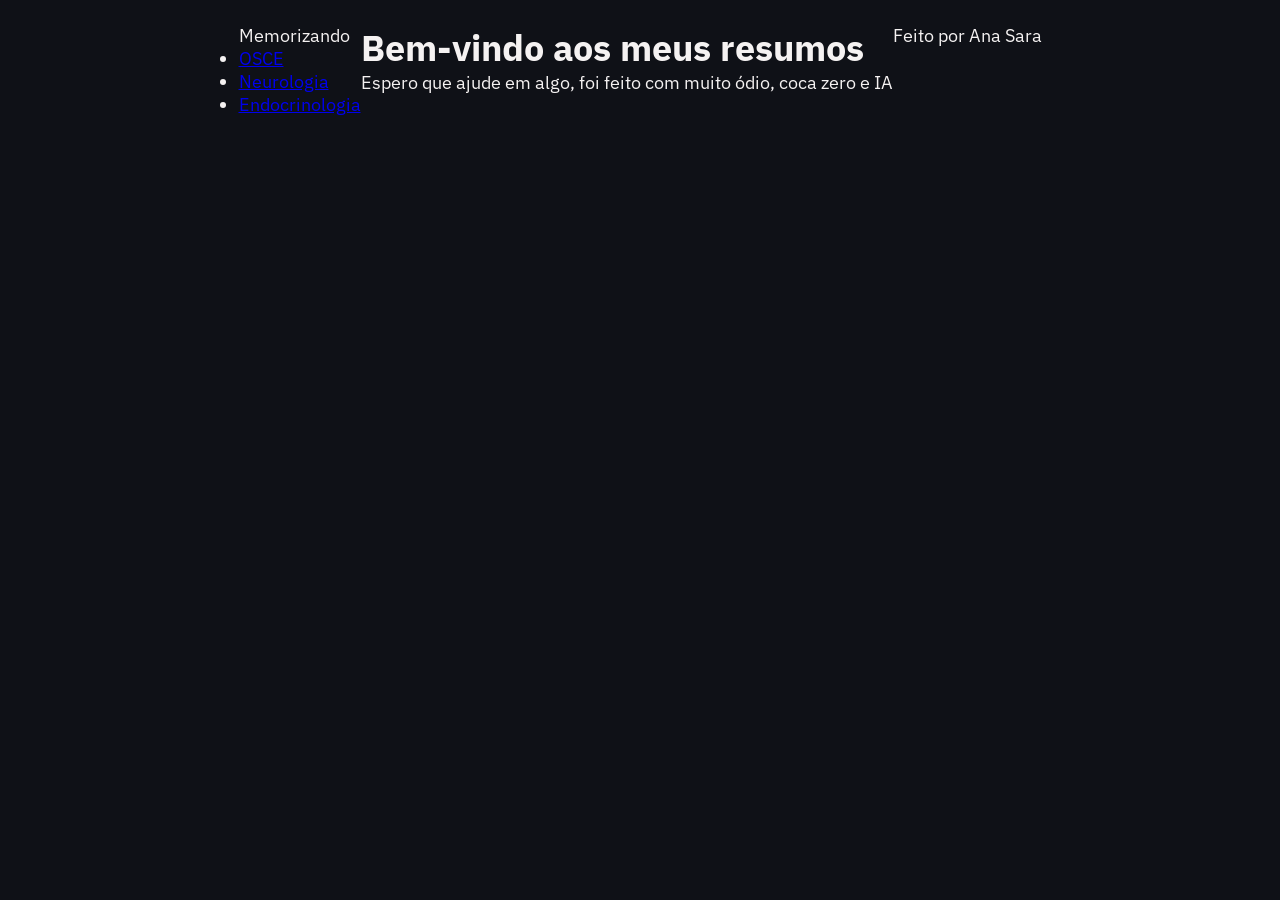
<file: index.html>
<!DOCTYPE html>
<html lang="pt-br">
<head>
    <meta charset="UTF-8">
    <meta name="viewport" content="width=device-width, initial-scale=1.0">
    <title>Memorizando no ódio</title>
    <link rel="stylesheet" href="style.css">
</head>
<body>

    <header>
        <nav class="navbar">
            <div class="logo">Memorizando</div>
            <ul class="nav-links">
                <li><a href="osce-urologia.html">OSCE</a></li>
                <li><a href="Neuro.html">Neurologia</a></li>
                <li><a href="Endocrino.html">Endocrinologia</a></li>
            </ul>
        </nav>
    </header>

    <main>
        <h1>Bem-vindo aos meus resumos</h1>
        <p>Espero que ajude em algo, foi feito com muito ódio, coca zero e IA</p>
    </main>

    <footer>
        <p>Feito por Ana Sara</p>
    </footer>

</body>
</html>
</html>
</file>
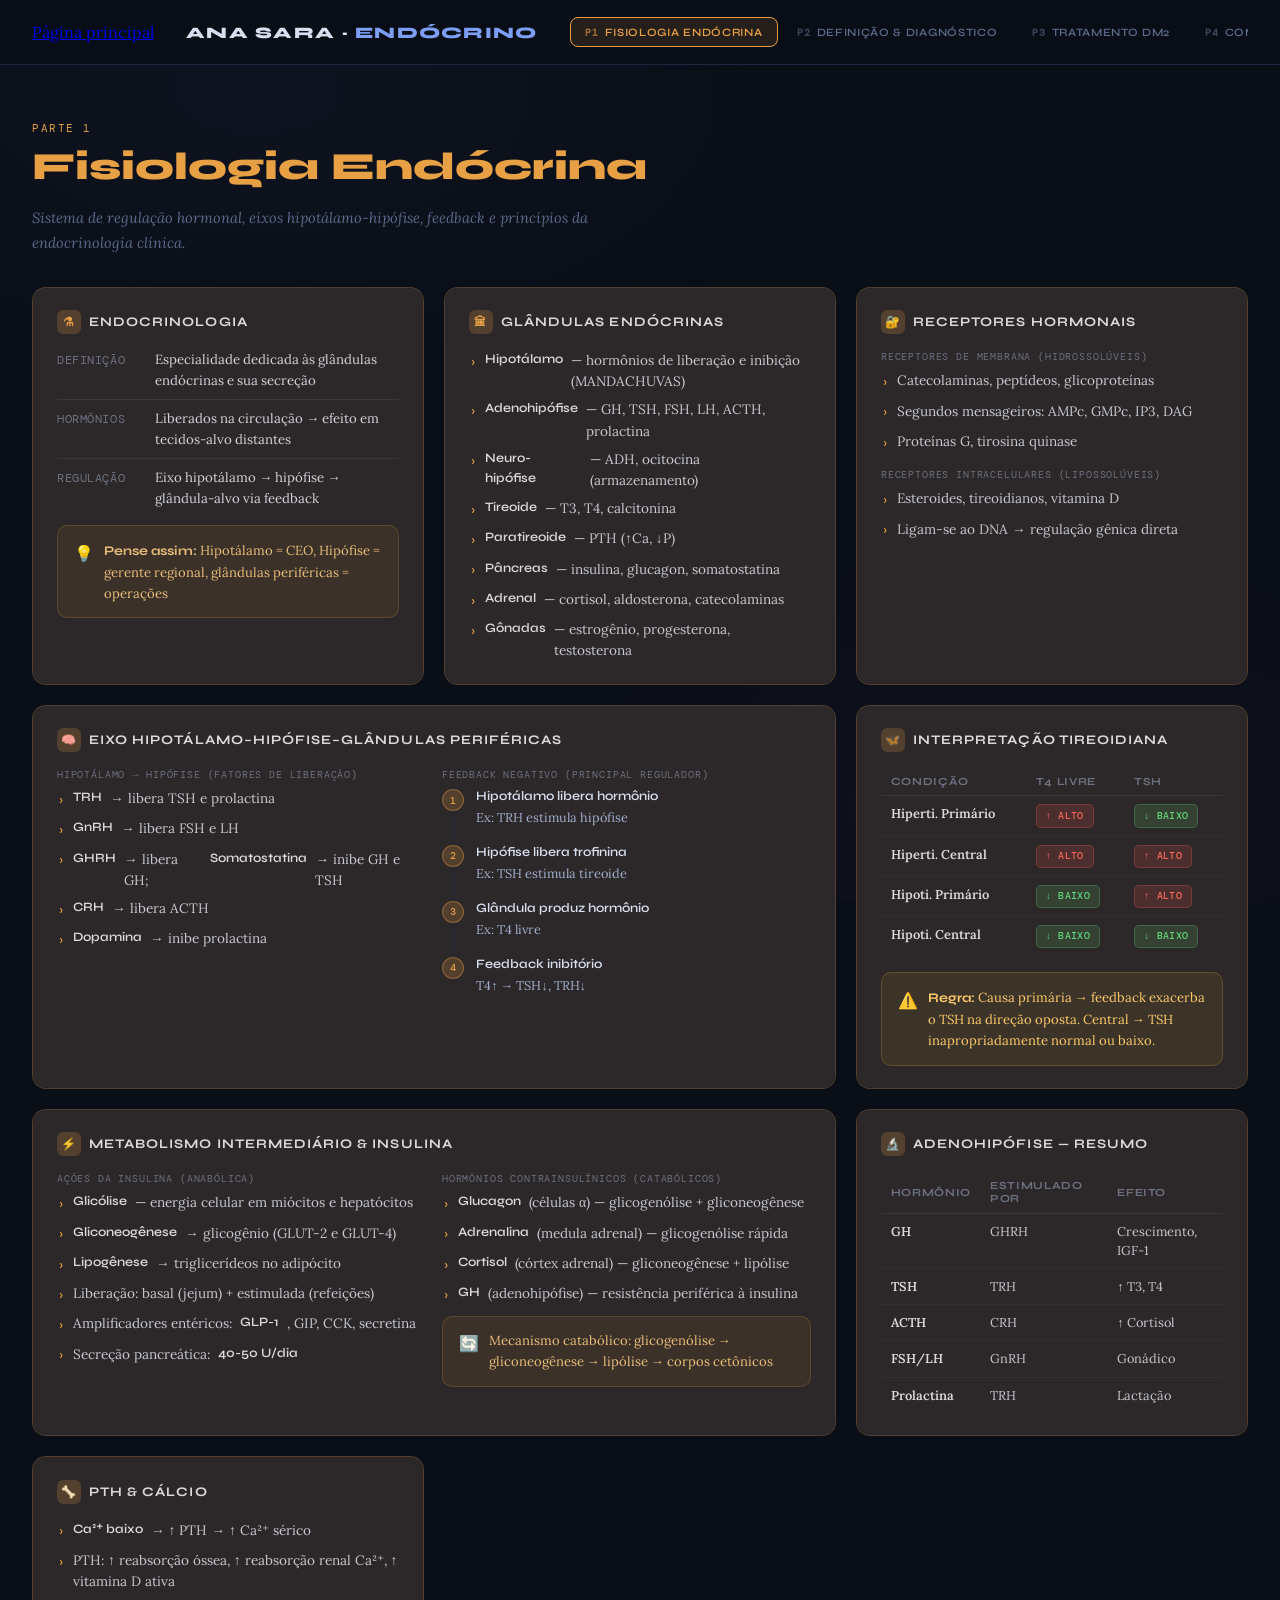
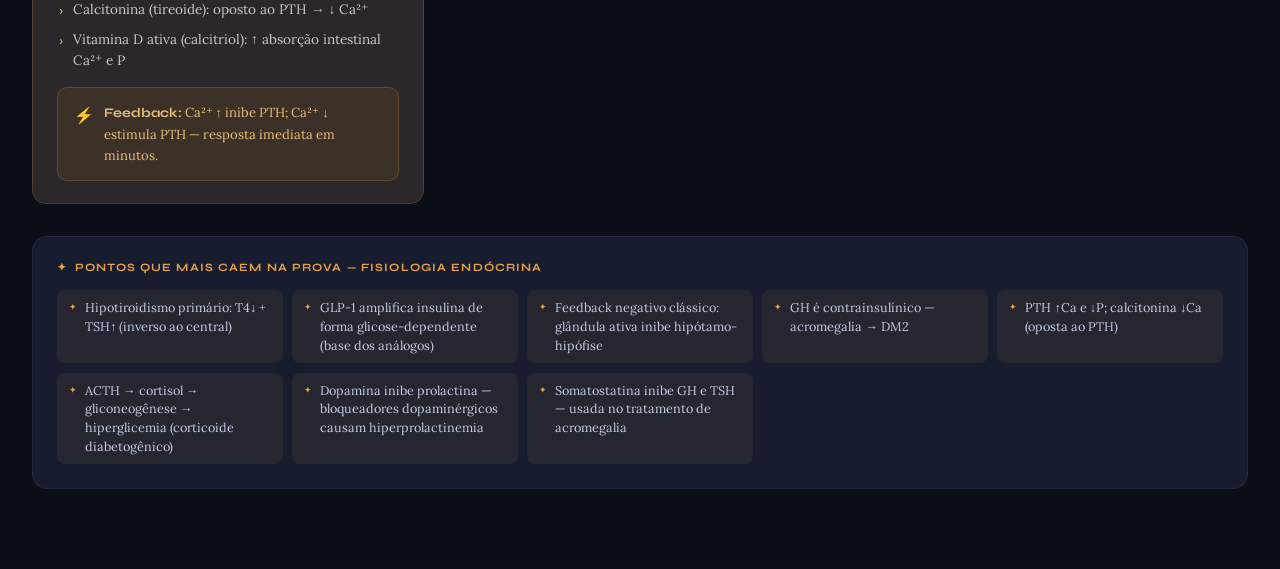
<file: Endocrino.html>
<!DOCTYPE html>
<html lang="pt-BR">
<head>
<meta charset="UTF-8">
<meta name="viewport" content="width=device-width, initial-scale=1.0">
<title>Mapas Mentais — Endocrinologia & Diabetes</title>
<link href="https://fonts.googleapis.com/css2?family=Syne:wght@400;600;700;800&family=DM+Mono:ital,wght@0,400;0,500;1,400&family=Lora:ital,wght@0,400;0,600;1,400&display=swap" rel="stylesheet">
<style>
  :root {
    --bg: #0a0e17;
    --surface: #111624;
    --surface2: #171d2e;
    --border: #1e2840;
    --text: #d8e0f0;
    --muted: #5a6a8a;
    --accent1: #e8a045; /* amber — fisiologia */
    --accent2: #4fc3a1; /* teal — definição */
    --accent3: #7c9ef5; /* blue — tratamento */
    --accent4: #e0657a; /* rose — complicações */
    --accent5: #b38cf5; /* violet — pé diabético */
    --glow1: rgba(232,160,69,0.12);
    --glow2: rgba(79,195,161,0.12);
    --glow3: rgba(124,158,245,0.12);
    --glow4: rgba(224,101,122,0.12);
    --glow5: rgba(179,140,245,0.12);
    --radius: 14px;
  }

  * { margin:0; padding:0; box-sizing:border-box; }

    /* Mobile styles */
    @media screen and (max-width: 600px) {
        nav {
            display: flex;
            flex-wrap: wrap;
            justify-content: center;
        }
        
        nav .tab {
            font-size: 14px; /* Reduce font size */
            flex: 1 0 100%; /* Allow tabs to take full width */
        }

        .logo {
            height: 50px; /* Make logo smaller */
            width: auto;
        }

        header {
           
        }
    }

  body {
    background: var(--bg);
    color: var(--text);
    font-family: 'Lora', Georgia, serif;
    min-height: 100vh;
    overflow-x: hidden;
  }

  /* Background texture */
  body::before {
    content:'';
    position:fixed; inset:0;
    background: radial-gradient(ellipse 80% 60% at 20% 10%, rgba(124,158,245,0.04) 0%, transparent 60%),
                radial-gradient(ellipse 60% 50% at 80% 90%, rgba(179,140,245,0.04) 0%, transparent 60%);
    pointer-events:none; z-index:0;
  }

  /* ===== HEADER ===== */
  header {
    position: sticky; top:0; z-index:100;
    background: rgba(10,14,23,0.95);
    backdrop-filter: blur(20px);
    border-bottom: 1px solid var(--border);
    padding: 0 2rem;
  }

  .header-inner {
    max-width: 1400px;
    margin: 0 auto;
    display: flex;
    align-items: center;
    gap: 2rem;
    height: 64px;
  }

  .logo {
    font-family: 'Syne', sans-serif;
    font-weight: 800;
    font-size: 1rem;
    letter-spacing: 0.08em;
    text-transform: uppercase;
    color: var(--text);
    white-space: nowrap;
    flex-shrink: 0;
  }

  .logo span {
    color: var(--accent3);
  }

  /* Nav tabs */
  nav {
    display: flex;
    gap: 0.25rem;
    overflow-x: auto;
    -webkit-overflow-scrolling: touch;
    scrollbar-width: none;
    flex: 1;
  }

  nav::-webkit-scrollbar { display:none; }

  .tab-btn {
    font-family: 'Syne', sans-serif;
    font-weight: 600;
    font-size: 0.7rem;
    text-transform: uppercase;
    letter-spacing: 0.06em;
    padding: 0.45rem 0.9rem;
    border: 1px solid transparent;
    background: transparent;
    border-radius: 8px;
    cursor: pointer;
    color: var(--muted);
    white-space: nowrap;
    transition: all 0.25s ease;
    display: flex;
    align-items: center;
    gap: 0.4rem;
  }

  .tab-btn .num {
    font-family: 'DM Mono', monospace;
    font-size: 0.6rem;
    opacity: 0.6;
  }

  .tab-btn[data-part="1"]:hover, .tab-btn[data-part="1"].active {
    background: var(--glow1); border-color: var(--accent1); color: var(--accent1);
  }
  .tab-btn[data-part="2"]:hover, .tab-btn[data-part="2"].active {
    background: var(--glow2); border-color: var(--accent2); color: var(--accent2);
  }
  .tab-btn[data-part="3"]:hover, .tab-btn[data-part="3"].active {
    background: var(--glow3); border-color: var(--accent3); color: var(--accent3);
  }
  .tab-btn[data-part="4"]:hover, .tab-btn[data-part="4"].active {
    background: var(--glow4); border-color: var(--accent4); color: var(--accent4);
  }
  .tab-btn[data-part="5"]:hover, .tab-btn[data-part="5"].active {
    background: var(--glow5); border-color: var(--accent5); color: var(--accent5);
  }

  /* ===== PAGES ===== */
  .page { display:none; position:relative; z-index:1; }
  .page.active { display:block; }

  .page-hero {
    padding: 3.5rem 2rem 2rem;
    max-width: 1400px;
    margin: 0 auto;
  }

  .hero-label {
    font-family: 'DM Mono', monospace;
    font-size: 0.7rem;
    text-transform: uppercase;
    letter-spacing: 0.14em;
    margin-bottom: 0.6rem;
  }

  .hero-title {
    font-family: 'Syne', sans-serif;
    font-weight: 800;
    font-size: clamp(1.6rem, 3vw, 2.4rem);
    line-height: 1.15;
    margin-bottom: 1rem;
  }

  .hero-sub {
    font-size: 0.92rem;
    color: var(--muted);
    font-style: italic;
    max-width: 600px;
    line-height: 1.7;
  }

  /* ===== GRID LAYOUT ===== */
  .content-wrap {
    max-width: 1400px;
    margin: 0 auto;
    padding: 0 2rem 5rem;
  }

  .grid-2 { display: grid; grid-template-columns: repeat(2, 1fr); gap: 1.25rem; }
  .grid-3 { display: grid; grid-template-columns: repeat(3, 1fr); gap: 1.25rem; }
  .grid-auto { display: grid; grid-template-columns: repeat(auto-fit, minmax(300px, 1fr)); gap: 1.25rem; }
  .col-span-2 { grid-column: span 2; }
  .col-span-3 { grid-column: span 3; }
  .section-gap { margin-top: 2rem; }

  @media (max-width: 1000px) {
    .grid-3 { grid-template-columns: repeat(2, 1fr); }
    .col-span-3 { grid-column: span 2; }
  }
  @media (max-width: 700px) {
    .grid-2, .grid-3, .grid-auto { grid-template-columns: 1fr; }
    .col-span-2, .col-span-3 { grid-column: span 1; }
  }

  /* ===== CARDS ===== */
  .card {
    background: var(--surface);
    border: 1px solid var(--border);
    border-radius: var(--radius);
    padding: 1.4rem 1.5rem;
    position: relative;
    overflow: hidden;
    transition: transform 0.2s ease, box-shadow 0.2s ease;
  }

  .card:hover {
    transform: translateY(-2px);
  }

  /* Color variants */
  .card-amber { border-color: rgba(232,160,69,0.3); }
  .card-amber::before { background: var(--glow1); }
  .card-amber:hover { box-shadow: 0 8px 32px rgba(232,160,69,0.1); }

  .card-teal { border-color: rgba(79,195,161,0.3); }
  .card-teal::before { background: var(--glow2); }
  .card-teal:hover { box-shadow: 0 8px 32px rgba(79,195,161,0.1); }

  .card-blue { border-color: rgba(124,158,245,0.3); }
  .card-blue::before { background: var(--glow3); }
  .card-blue:hover { box-shadow: 0 8px 32px rgba(124,158,245,0.1); }

  .card-rose { border-color: rgba(224,101,122,0.3); }
  .card-rose::before { background: var(--glow4); }
  .card-rose:hover { box-shadow: 0 8px 32px rgba(224,101,122,0.1); }

  .card-violet { border-color: rgba(179,140,245,0.3); }
  .card-violet::before { background: var(--glow5); }
  .card-violet:hover { box-shadow: 0 8px 32px rgba(179,140,245,0.1); }

  .card::before {
    content: '';
    position: absolute;
    inset: 0;
    pointer-events: none;
    border-radius: inherit;
  }

  /* ===== CARD ELEMENTS ===== */
  .card-title {
    font-family: 'Syne', sans-serif;
    font-weight: 700;
    font-size: 0.82rem;
    text-transform: uppercase;
    letter-spacing: 0.08em;
    margin-bottom: 1rem;
    display: flex;
    align-items: center;
    gap: 0.5rem;
  }

  .card-title .icon {
    width: 24px; height: 24px;
    border-radius: 6px;
    display: flex; align-items: center; justify-content: center;
    font-size: 0.75rem;
    flex-shrink: 0;
  }

  .icon-amber { background: rgba(232,160,69,0.2); color: var(--accent1); }
  .icon-teal  { background: rgba(79,195,161,0.2); color: var(--accent2); }
  .icon-blue  { background: rgba(124,158,245,0.2); color: var(--accent3); }
  .icon-rose  { background: rgba(224,101,122,0.2); color: var(--accent4); }
  .icon-violet{ background: rgba(179,140,245,0.2); color: var(--accent5); }

  .badge {
    display: inline-block;
    font-family: 'DM Mono', monospace;
    font-size: 0.62rem;
    padding: 0.2rem 0.55rem;
    border-radius: 5px;
    font-weight: 500;
    text-transform: uppercase;
    letter-spacing: 0.04em;
  }
  .badge-amber { background: rgba(232,160,69,0.15); color: var(--accent1); border: 1px solid rgba(232,160,69,0.25); }
  .badge-teal  { background: rgba(79,195,161,0.15); color: var(--accent2); border: 1px solid rgba(79,195,161,0.25); }
  .badge-blue  { background: rgba(124,158,245,0.15); color: var(--accent3); border: 1px solid rgba(124,158,245,0.25); }
  .badge-rose  { background: rgba(224,101,122,0.15); color: var(--accent4); border: 1px solid rgba(224,101,122,0.25); }
  .badge-violet{ background: rgba(179,140,245,0.15); color: var(--accent5); border: 1px solid rgba(179,140,245,0.25); }
  .badge-warn  { background: rgba(255,190,50,0.15); color: #ffbe32; border: 1px solid rgba(255,190,50,0.25); }
  .badge-danger{ background: rgba(255,80,80,0.15); color: #ff6060; border: 1px solid rgba(255,80,80,0.25); }
  .badge-ok    { background: rgba(80,220,130,0.15); color: #50dc82; border: 1px solid rgba(80,220,130,0.25); }

  /* Items list */
  .items { list-style: none; display: flex; flex-direction: column; gap: 0.45rem; }

  .items li {
    display: flex;
    align-items: flex-start;
    gap: 0.5rem;
    font-size: 0.85rem;
    line-height: 1.55;
    color: #c0cce4;
  }

  .items li::before {
    content: '›';
    font-family: 'DM Mono', monospace;
    font-size: 0.9rem;
    flex-shrink: 0;
    margin-top: 0.05em;
  }

  .c-amber li::before { color: var(--accent1); }
  .c-teal  li::before { color: var(--accent2); }
  .c-blue  li::before { color: var(--accent3); }
  .c-rose  li::before { color: var(--accent4); }
  .c-violet li::before { color: var(--accent5); }

  .items li strong { color: var(--text); font-family: 'Syne', sans-serif; font-weight: 600; font-size: 0.8rem; }
  .items li em { color: var(--muted); font-style: italic; }

  /* KV rows */
  .kv { display: flex; flex-direction: column; gap: 0.55rem; }
  .kv-row {
    display: flex;
    align-items: baseline;
    gap: 0.5rem;
    font-size: 0.83rem;
    line-height: 1.5;
    padding-bottom: 0.5rem;
    border-bottom: 1px solid var(--border);
  }
  .kv-row:last-child { border-bottom: none; padding-bottom: 0; }
  .kv-key {
    font-family: 'DM Mono', monospace;
    font-size: 0.72rem;
    color: var(--muted);
    min-width: 90px;
    flex-shrink: 0;
    text-transform: uppercase;
    letter-spacing: 0.05em;
  }
  .kv-val { color: #cdd8f0; line-height: 1.55; }
  .kv-val strong { color: var(--text); }

  /* Table */
  .mini-table { width:100%; border-collapse: collapse; font-size: 0.8rem; }
  .mini-table th {
    font-family: 'Syne', sans-serif;
    font-size: 0.68rem;
    font-weight: 700;
    text-transform: uppercase;
    letter-spacing: 0.06em;
    padding: 0.45rem 0.6rem;
    text-align: left;
    border-bottom: 1px solid var(--border);
    color: var(--muted);
  }
  .mini-table td {
    padding: 0.5rem 0.6rem;
    border-bottom: 1px solid rgba(255,255,255,0.04);
    color: #c0cce4;
    line-height: 1.5;
    vertical-align: top;
  }
  .mini-table tr:last-child td { border-bottom: none; }
  .mini-table td strong { color: var(--text); font-weight: 600; }

  /* Alert box */
  .alert-box {
    border-radius: 10px;
    padding: 0.85rem 1rem;
    margin-top: 1rem;
    font-size: 0.82rem;
    line-height: 1.6;
    display: flex;
    gap: 0.6rem;
    align-items: flex-start;
  }
  .alert-amber { background: rgba(232,160,69,0.08); border: 1px solid rgba(232,160,69,0.2); color: #e8c080; }
  .alert-teal  { background: rgba(79,195,161,0.08); border: 1px solid rgba(79,195,161,0.2); color: #70d4b8; }
  .alert-blue  { background: rgba(124,158,245,0.08); border: 1px solid rgba(124,158,245,0.2); color: #9ab5f5; }
  .alert-rose  { background: rgba(224,101,122,0.08); border: 1px solid rgba(224,101,122,0.2); color: #e8909e; }
  .alert-violet{ background: rgba(179,140,245,0.08); border: 1px solid rgba(179,140,245,0.2); color: #c8a8f5; }
  .alert-danger{ background: rgba(255,80,80,0.08); border: 1px solid rgba(255,80,80,0.2); color: #ff8080; }
  .alert-warn  { background: rgba(255,190,50,0.08); border: 1px solid rgba(255,190,50,0.2); color: #ffd070; }
  .alert-ok    { background: rgba(80,220,130,0.08); border: 1px solid rgba(80,220,130,0.2); color: #70e898; }

  .alert-icon { font-size: 1rem; flex-shrink:0; margin-top:0.05em; }
  .alert-text strong { color: currentColor; font-family: 'Syne',sans-serif; font-weight:700; }

  /* Timeline / flow */
  .flow {
    display: flex;
    flex-direction: column;
    gap: 0;
  }
  .flow-step {
    display: flex;
    gap: 0.75rem;
    padding-bottom: 1rem;
    position: relative;
  }
  .flow-step:last-child { padding-bottom: 0; }
  .flow-step::before {
    content: '';
    position: absolute;
    left: 11px; top: 22px;
    width: 1px; bottom: 0;
    background: var(--border);
  }
  .flow-step:last-child::before { display: none; }
  .flow-dot {
    width: 22px; height: 22px;
    border-radius: 50%;
    display: flex; align-items: center; justify-content: center;
    font-family: 'DM Mono', monospace;
    font-size: 0.62rem;
    font-weight: 500;
    flex-shrink: 0;
    margin-top: 0.1em;
    z-index: 1;
  }
  .dot-amber { background: rgba(232,160,69,0.2); color: var(--accent1); border: 1px solid rgba(232,160,69,0.4); }
  .dot-teal  { background: rgba(79,195,161,0.2); color: var(--accent2); border: 1px solid rgba(79,195,161,0.4); }
  .dot-blue  { background: rgba(124,158,245,0.2); color: var(--accent3); border: 1px solid rgba(124,158,245,0.4); }
  .dot-rose  { background: rgba(224,101,122,0.2); color: var(--accent4); border: 1px solid rgba(224,101,122,0.4); }
  .dot-violet{ background: rgba(179,140,245,0.2); color: var(--accent5); border: 1px solid rgba(179,140,245,0.4); }
  .flow-content { flex: 1; }
  .flow-title { font-family: 'Syne',sans-serif; font-weight:600; font-size:0.8rem; margin-bottom:0.25rem; color: var(--text); }
  .flow-desc { font-size:0.8rem; color:#a0b0cc; line-height:1.55; }

  /* Section divider */
  .divider {
    height: 1px;
    background: linear-gradient(90deg, transparent, var(--border), transparent);
    margin: 2rem 0;
  }

  /* Prova highlight */
  .prova-section {
    margin-top: 2rem;
    background: var(--surface2);
    border: 1px solid var(--border);
    border-radius: var(--radius);
    padding: 1.5rem;
  }
  .prova-title {
    font-family: 'Syne', sans-serif;
    font-size: 0.7rem;
    font-weight: 700;
    text-transform: uppercase;
    letter-spacing: 0.1em;
    margin-bottom: 1rem;
    display: flex;
    align-items: center;
    gap: 0.5rem;
  }
  .prova-grid {
    display: grid;
    grid-template-columns: repeat(auto-fit, minmax(200px, 1fr));
    gap: 0.6rem;
  }
  .prova-item {
    font-size: 0.79rem;
    padding: 0.5rem 0.75rem;
    border-radius: 8px;
    line-height: 1.5;
    color: #c0cce4;
    display: flex;
    gap: 0.5rem;
    align-items: flex-start;
  }
  .prova-item::before { content: '✦'; font-size: 0.55rem; flex-shrink:0; margin-top:0.25em; }
  .pi-amber { background: rgba(232,160,69,0.07); }
  .pi-amber::before { color: var(--accent1); }
  .pi-teal  { background: rgba(79,195,161,0.07); }
  .pi-teal::before  { color: var(--accent2); }
  .pi-blue  { background: rgba(124,158,245,0.07); }
  .pi-blue::before  { color: var(--accent3); }
  .pi-rose  { background: rgba(224,101,122,0.07); }
  .pi-rose::before  { color: var(--accent4); }
  .pi-violet{ background: rgba(179,140,245,0.07); }
  .pi-violet::before{ color: var(--accent5); }

  /* Column divider for two-column text */
  .two-col { display: grid; grid-template-columns: 1fr 1fr; gap: 1rem; }
  @media (max-width:600px) { .two-col { grid-template-columns:1fr; } }

  .sub-section { margin-top:0.9rem; }
  .sub-label {
    font-family: 'DM Mono',monospace;
    font-size:0.65rem;
    text-transform:uppercase;
    letter-spacing:0.08em;
    color:var(--muted);
    margin-bottom:0.45rem;
  }

  /* ========== ANIMATIONS ========== */
  @keyframes fadeUp {
    from { opacity:0; transform:translateY(16px); }
    to   { opacity:1; transform:translateY(0); }
  }
  .page.active .card { animation: fadeUp 0.35s ease both; }
  .page.active .card:nth-child(2) { animation-delay:0.05s; }
  .page.active .card:nth-child(3) { animation-delay:0.1s; }
  .page.active .card:nth-child(4) { animation-delay:0.15s; }
  .page.active .card:nth-child(5) { animation-delay:0.2s; }
  .page.active .card:nth-child(6) { animation-delay:0.25s; }
  .page.active .card:nth-child(7) { animation-delay:0.3s; }

  .text-sm { font-size: 0.8rem; color: #a0b0cc; line-height: 1.6; }
  .mt-xs { margin-top: 0.5rem; }
  .mt-sm { margin-top: 0.75rem; }
  .mt-md { margin-top: 1rem; }

  .row { display:flex; gap:0.5rem; flex-wrap:wrap; align-items:center; margin-top:0.5rem; }

  /* Highlight span */
  .hl { font-weight:600; }
  .hl-amber { color: var(--accent1); font-family:'DM Mono',monospace; font-size:0.85em; }
  .hl-teal  { color: var(--accent2); font-family:'DM Mono',monospace; font-size:0.85em; }
  .hl-blue  { color: var(--accent3); font-family:'DM Mono',monospace; font-size:0.85em; }
  .hl-rose  { color: var(--accent4); font-family:'DM Mono',monospace; font-size:0.85em; }
  .hl-violet{ color: var(--accent5); font-family:'DM Mono',monospace; font-size:0.85em; }

  p.text-sm + p.text-sm { margin-top: 0.4rem; }
</style>
</head>
<body>

<header>
  <div class="header-inner">
     <a href="index.html" class="active">Página principal</a>
    <div class="logo">Ana Sara · <span>Endócrino</span></div>
    <nav id="nav">
      <button class="tab-btn active" data-part="1" onclick="setTab(1)">
        <span class="num">P1</span> Fisiologia Endócrina
      </button>
      <button class="tab-btn" data-part="2" onclick="setTab(2)">
        <span class="num">P2</span> Definição &amp; Diagnóstico
      </button>
      <button class="tab-btn" data-part="3" onclick="setTab(3)">
        <span class="num">P3</span> Tratamento DM2
      </button>
      <button class="tab-btn" data-part="4" onclick="setTab(4)">
        <span class="num">P4</span> Complicações
      </button>
      <button class="tab-btn" data-part="5" onclick="setTab(5)">
        <span class="num">P5</span> Pé Diabético
      </button>
    </nav>
  </div>
</header>

<!-- ═══════════════════════════════════════════════
     PARTE 1 — FISIOLOGIA ENDÓCRINA
═══════════════════════════════════════════════ -->
<div class="page active" id="page-1">
  <div class="page-hero">
    <p class="hero-label" style="color:var(--accent1)">Parte 1</p>
    <h1 class="hero-title" style="color:var(--accent1)">Fisiologia Endócrina</h1>
    <p class="hero-sub">Sistema de regulação hormonal, eixos hipotálamo-hipófise, feedback e princípios da endocrinologia clínica.</p>
  </div>

  <div class="content-wrap">
    <div class="grid-3">

      <!-- Conceito -->
      <div class="card card-amber">
        <div class="card-title"><span class="icon icon-amber">⚗</span> Endocrinologia</div>
        <div class="kv">
          <div class="kv-row"><span class="kv-key">Definição</span><span class="kv-val">Especialidade dedicada às glândulas endócrinas e sua secreção</span></div>
          <div class="kv-row"><span class="kv-key">Hormônios</span><span class="kv-val">Liberados na circulação → efeito em tecidos-alvo distantes</span></div>
          <div class="kv-row"><span class="kv-key">Regulação</span><span class="kv-val">Eixo hipotálamo → hipófise → glândula-alvo via feedback</span></div>
        </div>
        <div class="alert-box alert-amber mt-md">
          <span class="alert-icon">💡</span>
          <span class="alert-text"><strong>Pense assim:</strong> Hipotálamo = CEO, Hipófise = gerente regional, glândulas periféricas = operações</span>
        </div>
      </div>

      <!-- Principais glândulas -->
      <div class="card card-amber">
        <div class="card-title"><span class="icon icon-amber">🏛</span> Glândulas Endócrinas</div>
        <ul class="items c-amber">
          <li><strong>Hipotálamo</strong> — hormônios de liberação e inibição (MANDACHUVAS)</li>
          <li><strong>Adenohipófise</strong> — GH, TSH, FSH, LH, ACTH, prolactina</li>
          <li><strong>Neuro-hipófise</strong> — ADH, ocitocina (armazenamento)</li>
          <li><strong>Tireoide</strong> — T3, T4, calcitonina</li>
          <li><strong>Paratireoide</strong> — PTH (↑Ca, ↓P)</li>
          <li><strong>Pâncreas</strong> — insulina, glucagon, somatostatina</li>
          <li><strong>Adrenal</strong> — cortisol, aldosterona, catecolaminas</li>
          <li><strong>Gônadas</strong> — estrogênio, progesterona, testosterona</li>
        </ul>
      </div>

      <!-- Receptores hormonais -->
      <div class="card card-amber">
        <div class="card-title"><span class="icon icon-amber">🔐</span> Receptores Hormonais</div>
        <div class="sub-section">
          <p class="sub-label">Receptores de membrana (hidrossolúveis)</p>
          <ul class="items c-amber">
            <li>Catecolaminas, peptídeos, glicoproteínas</li>
            <li>Segundos mensageiros: AMPc, GMPc, IP3, DAG</li>
            <li>Proteínas G, tirosina quinase</li>
          </ul>
        </div>
        <div class="sub-section">
          <p class="sub-label">Receptores intracelulares (lipossolúveis)</p>
          <ul class="items c-amber">
            <li>Esteroides, tireoidianos, vitamina D</li>
            <li>Ligam-se ao DNA → regulação gênica direta</li>
          </ul>
        </div>
      </div>

      <!-- Eixo Hipotálamo-Hipófise -->
      <div class="card card-amber col-span-2">
        <div class="card-title"><span class="icon icon-amber">🧠</span> Eixo Hipotálamo–Hipófise–Glândulas Periféricas</div>
        <div class="grid-2" style="gap:1rem">
          <div>
            <p class="sub-label">Hipotálamo → Hipófise (fatores de liberação)</p>
            <ul class="items c-amber">
              <li><strong>TRH</strong> → libera TSH e prolactina</li>
              <li><strong>GnRH</strong> → libera FSH e LH</li>
              <li><strong>GHRH</strong> → libera GH; <strong>Somatostatina</strong> → inibe GH e TSH</li>
              <li><strong>CRH</strong> → libera ACTH</li>
              <li><strong>Dopamina</strong> → inibe prolactina</li>
            </ul>
          </div>
          <div>
            <p class="sub-label">Feedback Negativo (principal regulador)</p>
            <div class="flow">
              <div class="flow-step">
                <div class="flow-dot dot-amber">1</div>
                <div class="flow-content">
                  <div class="flow-title">Hipotálamo libera hormônio</div>
                  <div class="flow-desc">Ex: TRH estimula hipófise</div>
                </div>
              </div>
              <div class="flow-step">
                <div class="flow-dot dot-amber">2</div>
                <div class="flow-content">
                  <div class="flow-title">Hipófise libera trofinina</div>
                  <div class="flow-desc">Ex: TSH estimula tireoide</div>
                </div>
              </div>
              <div class="flow-step">
                <div class="flow-dot dot-amber">3</div>
                <div class="flow-content">
                  <div class="flow-title">Glândula produz hormônio</div>
                  <div class="flow-desc">Ex: T4 livre</div>
                </div>
              </div>
              <div class="flow-step">
                <div class="flow-dot dot-amber">4</div>
                <div class="flow-content">
                  <div class="flow-title">Feedback inibitório</div>
                  <div class="flow-desc">T4↑ → TSH↓, TRH↓</div>
                </div>
              </div>
            </div>
          </div>
        </div>
      </div>

      <!-- Interpretação tireoidiana -->
      <div class="card card-amber">
        <div class="card-title"><span class="icon icon-amber">🦋</span> Interpretação Tireoidiana</div>
        <table class="mini-table">
          <thead>
            <tr><th>Condição</th><th>T4 Livre</th><th>TSH</th></tr>
          </thead>
          <tbody>
            <tr><td><strong>Hiperti. Primário</strong></td><td><span class="badge badge-danger">↑ Alto</span></td><td><span class="badge badge-ok">↓ Baixo</span></td></tr>
            <tr><td><strong>Hiperti. Central</strong></td><td><span class="badge badge-danger">↑ Alto</span></td><td><span class="badge badge-danger">↑ Alto</span></td></tr>
            <tr><td><strong>Hipoti. Primário</strong></td><td><span class="badge badge-ok">↓ Baixo</span></td><td><span class="badge badge-danger">↑ Alto</span></td></tr>
            <tr><td><strong>Hipoti. Central</strong></td><td><span class="badge badge-ok">↓ Baixo</span></td><td><span class="badge badge-ok">↓ Baixo</span></td></tr>
          </tbody>
        </table>
        <div class="alert-box alert-warn mt-md">
          <span class="alert-icon">⚠️</span>
          <span class="alert-text"><strong>Regra:</strong> Causa primária → feedback exacerba o TSH na direção oposta. Central → TSH inapropriadamente normal ou baixo.</span>
        </div>
      </div>

      <!-- Insulina e metabolismo intermediário -->
      <div class="card card-amber col-span-2">
        <div class="card-title"><span class="icon icon-amber">⚡</span> Metabolismo Intermediário & Insulina</div>
        <div class="grid-2" style="gap:1rem">
          <div>
            <p class="sub-label">Ações da insulina (anabólica)</p>
            <ul class="items c-amber">
              <li><strong>Glicólise</strong> — energia celular em miócitos e hepatócitos</li>
              <li><strong>Gliconeogênese</strong> → glicogênio (GLUT-2 e GLUT-4)</li>
              <li><strong>Lipogênese</strong> → triglicerídeos no adipócito</li>
              <li>Liberação: basal (jejum) + estimulada (refeições)</li>
              <li>Amplificadores entéricos: <strong>GLP-1</strong>, GIP, CCK, secretina</li>
              <li>Secreção pancreática: <strong>40-50 U/dia</strong></li>
            </ul>
          </div>
          <div>
            <p class="sub-label">Hormônios contrainsulínicos (catabólicos)</p>
            <ul class="items c-amber">
              <li><strong>Glucagon</strong> (células α) — glicogenólise + gliconeogênese</li>
              <li><strong>Adrenalina</strong> (medula adrenal) — glicogenólise rápida</li>
              <li><strong>Cortisol</strong> (córtex adrenal) — gliconeogênese + lipólise</li>
              <li><strong>GH</strong> (adenohipófise) — resistência periférica à insulina</li>
            </ul>
            <div class="alert-box alert-amber" style="margin-top:0.6rem">
              <span class="alert-icon">🔄</span>
              <span class="alert-text">Mecanismo catabólico: glicogenólise → gliconeogênese → lipólise → corpos cetônicos</span>
            </div>
          </div>
        </div>
      </div>

      <!-- Hipófise anterior -->
      <div class="card card-amber">
        <div class="card-title"><span class="icon icon-amber">🔬</span> Adenohipófise — Resumo</div>
        <table class="mini-table">
          <thead><tr><th>Hormônio</th><th>Estimulado por</th><th>Efeito</th></tr></thead>
          <tbody>
            <tr><td><strong>GH</strong></td><td>GHRH</td><td>Crescimento, IGF-1</td></tr>
            <tr><td><strong>TSH</strong></td><td>TRH</td><td>↑ T3, T4</td></tr>
            <tr><td><strong>ACTH</strong></td><td>CRH</td><td>↑ Cortisol</td></tr>
            <tr><td><strong>FSH/LH</strong></td><td>GnRH</td><td>Gonádico</td></tr>
            <tr><td><strong>Prolactina</strong></td><td>TRH</td><td>Lactação</td></tr>
          </tbody>
        </table>
      </div>

      <!-- PTH e Cálcio -->
      <div class="card card-amber">
        <div class="card-title"><span class="icon icon-amber">🦴</span> PTH &amp; Cálcio</div>
        <ul class="items c-amber">
          <li><strong>Ca²⁺ baixo</strong> → ↑ PTH → ↑ Ca²⁺ sérico</li>
          <li>PTH: ↑ reabsorção óssea, ↑ reabsorção renal Ca²⁺, ↑ vitamina D ativa</li>
          <li>Calcitonina (tireoide): oposto ao PTH → ↓ Ca²⁺</li>
          <li>Vitamina D ativa (calcitriol): ↑ absorção intestinal Ca²⁺ e P</li>
        </ul>
        <div class="alert-box alert-amber mt-md">
          <span class="alert-icon">⚡</span>
          <span class="alert-text"><strong>Feedback:</strong> Ca²⁺ ↑ inibe PTH; Ca²⁺ ↓ estimula PTH — resposta imediata em minutos.</span>
        </div>
      </div>

    </div><!-- /grid-3 -->

    <div class="prova-section">
      <div class="prova-title" style="color:var(--accent1)">
        <span>✦</span> Pontos que mais caem na prova — Fisiologia Endócrina
      </div>
      <div class="prova-grid">
        <div class="prova-item pi-amber">Hipotiroidismo primário: T4↓ + TSH↑ (inverso ao central)</div>
        <div class="prova-item pi-amber">GLP-1 amplifica insulina de forma glicose-dependente (base dos análogos)</div>
        <div class="prova-item pi-amber">Feedback negativo clássico: glândula ativa inibe hipótamo-hipófise</div>
        <div class="prova-item pi-amber">GH é contrainsulínico — acromegalia → DM2</div>
        <div class="prova-item pi-amber">PTH ↑Ca e ↓P; calcitonina ↓Ca (oposta ao PTH)</div>
        <div class="prova-item pi-amber">ACTH → cortisol → gliconeogênese → hiperglicemia (corticoide diabetogênico)</div>
        <div class="prova-item pi-amber">Dopamina inibe prolactina — bloqueadores dopaminérgicos causam hiperprolactinemia</div>
        <div class="prova-item pi-amber">Somatostatina inibe GH e TSH — usada no tratamento de acromegalia</div>
      </div>
    </div>
  </div>
</div><!-- /page-1 -->


<!-- ═══════════════════════════════════════════════
     PARTE 2 — DEFINIÇÃO, CLASSIFICAÇÃO E DIAGNÓSTICO
═══════════════════════════════════════════════ -->
<div class="page" id="page-2">
  <div class="page-hero">
    <p class="hero-label" style="color:var(--accent2)">Parte 2</p>
    <h1 class="hero-title" style="color:var(--accent2)">Definição, Classificação &amp; Diagnóstico</h1>
    <p class="hero-sub">Fisiopatologia, critérios diagnósticos atualizados (SBD 2024), classificação dos tipos e rastreamento.</p>
  </div>

  <div class="content-wrap">
    <div class="grid-3">

      <!-- Definição -->
      <div class="card card-teal">
        <div class="card-title"><span class="icon icon-teal">📖</span> Definição</div>
        <p class="text-sm">Distúrbio do <strong>metabolismo intermediário</strong> caracterizado por hiperglicemia persistente, decorrente de:</p>
        <ul class="items c-teal mt-sm">
          <li>Deficiência na <strong>produção</strong> de insulina</li>
          <li>Deficiência na <strong>ação</strong> da insulina</li>
          <li>Ambos os mecanismos associados</li>
        </ul>
        <div class="alert-box alert-teal mt-md">
          <span class="alert-icon">🌍</span>
          <span class="alert-text"><strong>Epidemiologia:</strong> 415 mi de pessoas no mundo; estimativa 642 mi em 2040; 80% em países de baixa/média renda; Brasil: ~14 mi diabéticos.</span>
        </div>
      </div>

      <!-- Tabela diagnóstico -->
      <div class="card card-teal col-span-2">
        <div class="card-title"><span class="icon icon-teal">📊</span> Critérios Diagnósticos (SBD 2024)</div>
        <table class="mini-table">
          <thead>
            <tr><th>Critério</th><th>Normal</th><th>Pré-DM</th><th>Diabetes</th></tr>
          </thead>
          <tbody>
            <tr>
              <td><strong>Glicemia Jejum</strong></td>
              <td><span class="badge badge-ok">≤ 99 mg/dL</span></td>
              <td><span class="badge badge-warn">100–125</span></td>
              <td><span class="badge badge-danger">≥ 126</span></td>
            </tr>
            <tr>
              <td><strong>TTGO 2h (75g)</strong></td>
              <td><span class="badge badge-ok">≤ 139</span></td>
              <td><span class="badge badge-warn">140–199</span></td>
              <td><span class="badge badge-danger">≥ 200</span></td>
            </tr>
            <tr>
              <td><strong>TTGO 1h ★ NOVO</strong></td>
              <td><span class="badge badge-ok">≤ 154</span></td>
              <td><span class="badge badge-warn">155–208</span></td>
              <td><span class="badge badge-danger">≥ 209</span></td>
            </tr>
            <tr>
              <td><strong>HbA1c</strong></td>
              <td><span class="badge badge-ok">≤ 5,6%</span></td>
              <td><span class="badge badge-warn">5,7–6,4%</span></td>
              <td><span class="badge badge-danger">≥ 6,5%</span></td>
            </tr>
            <tr>
              <td><strong>Glicemia ao acaso + sintomas</strong></td>
              <td>—</td>
              <td>—</td>
              <td><span class="badge badge-danger">≥ 200</span></td>
            </tr>
          </tbody>
        </table>
        <div class="alert-box alert-warn mt-md">
          <span class="alert-icon">⚠️</span>
          <span class="alert-text"><strong>Regra da confirmação:</strong> 1 exame alterado = repetir para confirmar (exceto 2 exames alterados na mesma amostra ou sintomas + glicemia ≥200). TTGO-1h é SUPERIOR ao TTGO-2h — preferir quando indicado.</span>
        </div>
      </div>

      <!-- DM1 -->
      <div class="card card-teal">
        <div class="card-title"><span class="icon icon-teal">🧬</span> DM Tipo 1</div>
        <div class="kv">
          <div class="kv-row"><span class="kv-key">Mecanismo</span><span class="kv-val">Destruição autoimune das células β pancreáticas por <strong>linfócitos T CD8+</strong></span></div>
          <div class="kv-row"><span class="kv-key">Marcadores</span><span class="kv-val">Anti-GAD, anti-IAA, anti-IA-2, anti-ZnT8 (genes HLA associados)</span></div>
          <div class="kv-row"><span class="kv-key">Perfil</span><span class="kv-val">Crianças, adolescentes, adultos jovens; início abrupto; cetoacidose possível</span></div>
          <div class="kv-row"><span class="kv-key">Subtipo 1A</span><span class="kv-val">Imuno-mediado (90%)</span></div>
          <div class="kv-row"><span class="kv-key">LADA</span><span class="kv-val">Autoimune lentamente progressivo; >30 anos; independente de insulina por ≥6 meses</span></div>
        </div>
        <div class="row">
          <span class="badge badge-danger">Insulinoterapia obrigatória</span>
          <span class="badge badge-warn">Peptídeo C↓↓</span>
        </div>
      </div>

      <!-- DM2 -->
      <div class="card card-teal">
        <div class="card-title"><span class="icon icon-teal">🏭</span> DM Tipo 2 — Fisiopatologia</div>
        <p class="sub-label">Octeto maligno (DeFronzo)</p>
        <ul class="items c-teal">
          <li>Resistência à insulina (músculo, fígado, adiposo)</li>
          <li>↓ 1ª fase de secreção de insulina → ↑ glicose pós-prandial</li>
          <li>↑ produção hepática de glicose</li>
          <li>Hiperinsulinemia tardia → exaustão células β</li>
          <li>↑ glucagon (hiperglucagonemia)</li>
          <li>Disfunção incretínica (↓ GLP-1)</li>
          <li>↑ reabsorção renal de glicose</li>
          <li>Disfunção neurotransmissores centrais</li>
        </ul>
        <div class="row mt-sm">
          <span class="badge badge-warn">90-95% dos DM</span>
          <span class="badge badge-warn">Período silencioso 5-10 anos</span>
        </div>
      </div>

      <!-- DM2 Fatores de Risco -->
      <div class="card card-teal">
        <div class="card-title"><span class="icon icon-teal">⚠</span> Fatores de Risco DM2</div>
        <ul class="items c-teal">
          <li>Obesidade / gordura visceral / sedentarismo</li>
          <li>Histórico familiar 1º grau de DM2</li>
          <li>Pré-diabetes (GJ 100-125 ou HbA1c 5,7-6,4%)</li>
          <li>HAS, dislipidemia (HDL baixo, TG alto)</li>
          <li>Diabetes gestacional anterior / macrossomia</li>
          <li>SOP (síndrome ovários policísticos)</li>
          <li>Medicamentos: corticoides, tiazídicos, betabloqueadores, antipsicóticos atípicos</li>
          <li>Idade ≥ 35-45 anos</li>
        </ul>
      </div>

      <!-- DM Gestacional -->
      <div class="card card-teal">
        <div class="card-title"><span class="icon icon-teal">🤰</span> Diabetes Gestacional</div>
        <div class="kv">
          <div class="kv-row"><span class="kv-key">Definição</span><span class="kv-val">Hiperglicemia reconhecida pela 1ª vez na gravidez; resolução após parto</span></div>
          <div class="kv-row"><span class="kv-key">Rastreio</span><span class="kv-val">Semanas 24–28 de gestação (critérios IADPSG)</span></div>
          <div class="kv-row"><span class="kv-key">GJ</span><span class="kv-val">≥ 92 mg/dL em jejum = DMG</span></div>
          <div class="kv-row"><span class="kv-key">TTGO 1h</span><span class="kv-val">≥ 180 mg/dL</span></div>
          <div class="kv-row"><span class="kv-key">TTGO 2h</span><span class="kv-val">≥ 153 mg/dL</span></div>
        </div>
        <div class="alert-box alert-rose mt-md">
          <span class="alert-icon">🚨</span>
          <span class="alert-text"><strong>Risco:</strong> 50% das mulheres com DMG desenvolvem DM2 em 10 anos. Rastrear novamente após o parto.</span>
        </div>
      </div>

      <!-- Outros tipos e MODY -->
      <div class="card card-teal">
        <div class="card-title"><span class="icon icon-teal">🗂</span> Outros Tipos Específicos</div>
        <div class="sub-section">
          <p class="sub-label">Defeito monogênico — MODY</p>
          <ul class="items c-teal">
            <li>Defeito genético das células β (autossômico dominante)</li>
            <li>MODY 2 — GCK (glicoquinase): hiperglicemia leve estável, sem tratamento</li>
            <li>MODY 3 — HNF1α: sensível sulfonilureia, evolui para insulina</li>
            <li>Diabetes neonatal, mitocondrial</li>
          </ul>
        </div>
        <div class="sub-section">
          <p class="sub-label">Endocrinopatias diabetogênicas</p>
          <ul class="items c-teal">
            <li>Acromegalia, Cushing, Feocromocitoma</li>
            <li>Glucagonoma, Hipertireoidismo, Aldosteronoma</li>
          </ul>
        </div>
      </div>

      <!-- Rastreamento -->
      <div class="card card-teal col-span-2">
        <div class="card-title"><span class="icon icon-teal">🔎</span> Rastreamento DM2 (Recomendações SBD 2024)</div>
        <div class="grid-2" style="gap:1rem">
          <ul class="items c-teal">
            <li>Todos com <strong>≥35 anos</strong> (R6)</li>
            <li>Sobrepeso/obesidade + ≥1 fator de risco</li>
            <li>FINDRISC alto/muito alto</li>
            <li>1º exame: GJ e/ou HbA1c (R7)</li>
            <li>Pré-diabetes → TTGO-1h para não detectados (R8)</li>
          </ul>
          <div>
            <p class="sub-label">Periodicidade (após rastreio normal)</p>
            <ul class="items c-teal">
              <li>Exames normais + &lt;3 FR → reavaliar em <strong>3 anos</strong></li>
              <li>Exames normais + ≥3 FR ou FINDRISC alto → <strong>12 meses</strong></li>
              <li>Pré-diabetes → <strong>12 meses</strong></li>
              <li>Apenas 1 exame com critério DM → <strong>6 meses</strong></li>
            </ul>
          </div>
        </div>
      </div>

    </div><!-- /grid -->

    <div class="prova-section">
      <div class="prova-title" style="color:var(--accent2)">
        <span>✦</span> Pontos que mais caem — Definição &amp; Diagnóstico
      </div>
      <div class="prova-grid">
        <div class="prova-item pi-teal">TTGO-1h ≥209 mg/dL = novo critério DM2 pela SBD (mais sensível que TTGO-2h)</div>
        <div class="prova-item pi-teal">HbA1c ≥6,5% = DM; 5,7-6,4% = pré-DM — sem preparo prévio, conveniente</div>
        <div class="prova-item pi-teal">DM1 = HLA + anti-GAD + insulinopenia; DM2 = insulinorresistência + hiperinsulinemia inicial</div>
        <div class="prova-item pi-teal">LADA simula DM2 mas tem anticorpos anti-GAD positivos — pensar em magros com DM2</div>
        <div class="prova-item pi-teal">Glicemia ao acaso ≥200 + sintomas = único critério que não precisa confirmação</div>
        <div class="prova-item pi-teal">2 exames alterados na mesma amostra = diagnóstico sem necessidade de repetir</div>
        <div class="prova-item pi-teal">Corticoides, tiazídicos e antipsicóticos atípicos são diabetogênicos — rastrear antes/após</div>
        <div class="prova-item pi-teal">DM2 ao diagnóstico: 50% já têm complicações micro/macrovasculares — período silencioso longo</div>
      </div>
    </div>
  </div>
</div><!-- /page-2 -->


<!-- ═══════════════════════════════════════════════
     PARTE 3 — TRATAMENTO DM2
═══════════════════════════════════════════════ -->
<div class="page" id="page-3">
  <div class="page-hero">
    <p class="hero-label" style="color:var(--accent3)">Parte 3</p>
    <h1 class="hero-title" style="color:var(--accent3)">Tratamento do DM2</h1>
    <p class="hero-sub">Metas, intervenção no estilo de vida, classes farmacológicas, mecanismos e contraindicações.</p>
  </div>

  <div class="content-wrap">
    <div class="grid-3">

      <!-- Metas -->
      <div class="card card-blue">
        <div class="card-title"><span class="icon icon-blue">🎯</span> Metas de Tratamento</div>
        <table class="mini-table">
          <thead><tr><th>Parâmetro</th><th>Meta Geral</th></tr></thead>
          <tbody>
            <tr><td><strong>HbA1c</strong></td><td><span class="badge badge-blue">&lt; 7% (individualizar!)</span></td></tr>
            <tr><td>Glicemia Jejum</td><td>80–130 mg/dL</td></tr>
            <tr><td>Glicemia Pós-prandial</td><td>&lt; 180 mg/dL</td></tr>
            <tr><td>PA</td><td>&lt; 130/80 mmHg</td></tr>
            <tr><td>LDL (DCV estabelecida)</td><td>&lt; 55 mg/dL</td></tr>
            <tr><td>IMC</td><td>&lt; 25 (eutrófico)</td></tr>
          </tbody>
        </table>
        <div class="alert-box alert-blue mt-md">
          <span class="alert-icon">💡</span>
          <span class="alert-text"><strong>INDIVIDUALIZE:</strong> Idosos, hipoglicemia frequente, DRC avançada, curta expectativa → meta menos rígida (HbA1c &lt;8%).</span>
        </div>
      </div>

      <!-- Estilo de vida -->
      <div class="card card-blue">
        <div class="card-title"><span class="icon icon-blue">🏃</span> Intervenção no Estilo de Vida</div>
        <ul class="items c-blue">
          <li><strong>Emagrecimento</strong> — estudo DIRECT: remissão DM2 em 46% com perda ≥15 kg</li>
          <li><strong>Atividade física</strong> — 150 min/semana; captação de glicose ↑ por <em>48h</em> após exercício</li>
          <li>Aeróbico + resistidos + combinados (meta-análise)</li>
          <li>Interromper sedentarismo a cada <strong>30 minutos</strong> (sitting-time)</li>
          <li><strong>Dieta</strong> — redução carboidratos simples, ↑ fibras</li>
          <li><strong>Sono</strong> adequado (privação → resistência à insulina)</li>
          <li>Cessação do tabagismo</li>
        </ul>
      </div>

      <!-- Metformina -->
      <div class="card card-blue">
        <div class="card-title"><span class="icon icon-blue">💊</span> Metformina — 1ª Escolha</div>
        <div class="kv">
          <div class="kv-row"><span class="kv-key">Mecanismo</span><span class="kv-val">↓ Produção hepática de glicose; ↑ captação muscular; ↓ absorção intestinal</span></div>
          <div class="kv-row"><span class="kv-key">Potência</span><span class="kv-val">↓ GJ 60mg/dL; ↓ HbA1c 1-2%</span></div>
          <div class="kv-row"><span class="kv-key">Peso</span><span class="kv-val">Neutro a leve emagrecimento</span></div>
          <div class="kv-row"><span class="kv-key">Hipoglicemia</span><span class="kv-val">Não causa (monoterapia)</span></div>
          <div class="kv-row"><span class="kv-key">Dose</span><span class="kv-val">500-850mg 1x/dia; máx 2.550mg/dia; iniciar após refeição</span></div>
        </div>
        <p class="sub-label" style="margin-top:0.75rem">Contraindicações</p>
        <div class="row">
          <span class="badge badge-danger">IRC: Cr ♂≥1,5 ♀≥1,4</span>
          <span class="badge badge-danger">ICC grave</span>
          <span class="badge badge-danger">Hepatopatia crônica</span>
          <span class="badge badge-danger">DPOC grave</span>
          <span class="badge badge-danger">Suspender antes contraste</span>
        </div>
      </div>

      <!-- iSGLT2 -->
      <div class="card card-blue">
        <div class="card-title"><span class="icon icon-blue">💧</span> iSGLT2 — Gliflozinas</div>
        <div class="kv">
          <div class="kv-row"><span class="kv-key">Mecanismo</span><span class="kv-val">Inibe cotransportador SGLT2 no rim → glicosúria ~70g/dia</span></div>
          <div class="kv-row"><span class="kv-key">Potência</span><span class="kv-val">↓ HbA1c 0,8-1,4%; ↓ PA 4-6 mmHg; ↓ peso 2-4 kg</span></div>
          <div class="kv-row"><span class="kv-key">Fármacos</span><span class="kv-val">Dapaglifozina 10mg, Empaglifozina 10/25mg, Canaglifozina 100/300mg</span></div>
        </div>
        <div class="alert-box alert-ok mt-sm">
          <span class="alert-icon">❤️</span>
          <span class="alert-text"><strong>EMPA-REG:</strong> Empaglifozina ↓ morte CV 38%, ↓ hospitalização IC 35% em pacientes com DCV estabelecida → 1ª linha em DM2 + DCV/ICC/DRC</span>
        </div>
        <p class="sub-label" style="margin-top:0.75rem">Efeitos adversos</p>
        <div class="row">
          <span class="badge badge-warn">Infecção fúngica genital</span>
          <span class="badge badge-warn">ITU</span>
          <span class="badge badge-danger">CAD euglicêmica (raro)</span>
          <span class="badge badge-warn">↑ LDL 4-8%</span>
        </div>
      </div>

      <!-- GLP-1 -->
      <div class="card card-blue">
        <div class="card-title"><span class="icon icon-blue">🧪</span> Análogos de GLP-1</div>
        <div class="kv">
          <div class="kv-row"><span class="kv-key">Mecanismo</span><span class="kv-val">Estimulam secreção insulina glicose-dependente; ↑ saciedade; ↓ glucagon; ↓ esvaziamento gástrico</span></div>
          <div class="kv-row"><span class="kv-key">Efeito</span><span class="kv-val">↓ HbA1c 1-1,5%; ↓ peso 3-5 kg; ↓ eventos CV (LEADER, SUSTAIN)</span></div>
          <div class="kv-row"><span class="kv-key">Fármacos</span><span class="kv-val">Liraglutida 1,2-1,8mg SC/dia; Semaglutida 0,5-1mg SC/sem; Dulaglutida 1,5mg SC/sem</span></div>
        </div>
        <div class="row mt-sm">
          <span class="badge badge-warn">Náusea/vômitos iniciais</span>
          <span class="badge badge-danger">CI em pancreatite ativa</span>
          <span class="badge badge-danger">CI carcinoma medular tireoide</span>
        </div>
      </div>

      <!-- Sulfonilureias -->
      <div class="card card-blue">
        <div class="card-title"><span class="icon icon-blue">🔋</span> Sulfonilureias</div>
        <div class="kv">
          <div class="kv-row"><span class="kv-key">Mecanismo</span><span class="kv-val">Fecha canais K⁺-ATP → despolarização célula β → secreção de insulina (não glicose-dependente)</span></div>
          <div class="kv-row"><span class="kv-key">Potência</span><span class="kv-val">↓ GJ 60-70mg/dL; ↓ HbA1c 1-2%</span></div>
        </div>
        <table class="mini-table" style="margin-top:0.7rem">
          <thead><tr><th>Fármaco</th><th>Dose mín.</th><th>Dose máx.</th></tr></thead>
          <tbody>
            <tr><td><strong>Glibenclamida</strong></td><td>5mg</td><td>20mg <span class="badge badge-danger" style="font-size:0.55rem">Maior hipoglicemia</span></td></tr>
            <tr><td><strong>Glimepirida</strong></td><td>2mg</td><td>8mg</td></tr>
            <tr><td><strong>Gliclazida MR</strong></td><td>30mg</td><td>120mg <span class="badge badge-ok" style="font-size:0.55rem">Menor hipoglicemia</span></td></tr>
          </tbody>
        </table>
        <div class="row mt-sm">
          <span class="badge badge-danger">Hipoglicemia</span>
          <span class="badge badge-warn">Ganho de peso</span>
          <span class="badge badge-danger">CI: IRC grave, gestante</span>
        </div>
      </div>

      <!-- Pioglitazona -->
      <div class="card card-blue">
        <div class="card-title"><span class="icon icon-blue">🏭</span> Pioglitazona (Glitazona)</div>
        <div class="kv">
          <div class="kv-row"><span class="kv-key">Mecanismo</span><span class="kv-val">Agonista PPAR-γ → ↑ sensibilidade insulina no músculo e adiposo</span></div>
          <div class="kv-row"><span class="kv-key">Potência</span><span class="kv-val">↓ GJ 60mg/dL; ↓ HbA1c 1-2%</span></div>
          <div class="kv-row"><span class="kv-key">Vantagens</span><span class="kv-val">Sem hipoglicemia; benefício na esteatose hepática; ↓ eventos CV</span></div>
        </div>
        <p class="sub-label" style="margin-top:0.7rem">Contraindicações</p>
        <div class="row">
          <span class="badge badge-danger">ICC classe III-IV</span>
          <span class="badge badge-danger">Mulheres com osteoporose</span>
          <span class="badge badge-danger">Histórico Ca bexiga</span>
          <span class="badge badge-warn">Edema, ganho de peso</span>
        </div>
      </div>

      <!-- iDPP-4 -->
      <div class="card card-blue">
        <div class="card-title"><span class="icon icon-blue">🔬</span> iDPP-4 (Gliptinas)</div>
        <div class="kv">
          <div class="kv-row"><span class="kv-key">Mecanismo</span><span class="kv-val">Inibe DPP-4 → ↑ GLP-1 e GIP endógenos → secreção insulina glicose-dependente</span></div>
          <div class="kv-row"><span class="kv-key">Potência</span><span class="kv-val">↓ HbA1c 0,6-0,8% (menor que outros)</span></div>
          <div class="kv-row"><span class="kv-key">Fármacos</span><span class="kv-val">Sitagliptina, Saxagliptina, Linagliptina, Vildagliptina, Alogliptina</span></div>
          <div class="kv-row"><span class="kv-key">Perfil</span><span class="kv-val">Peso neutro; baixo risco hipoglicemia; bem tolerado; opção em idosos</span></div>
        </div>
        <div class="alert-box alert-warn mt-sm">
          <span class="alert-icon">⚠️</span>
          <span class="alert-text">Saxagliptina: sinal de alerta para ↑ hospitalização por IC (SAVOR-TIMI). Linagliptina não requer ajuste renal.</span>
        </div>
      </div>

      <!-- Algoritmo DM2 -->
      <div class="card card-blue col-span-2">
        <div class="card-title"><span class="icon icon-blue">🗺</span> Algoritmo de Tratamento DM2</div>
        <div class="flow">
          <div class="flow-step">
            <div class="flow-dot dot-blue">1</div>
            <div class="flow-content">
              <div class="flow-title">Diagnóstico DM2 → Estilo de vida + Metformina</div>
              <div class="flow-desc">Iniciar desde o diagnóstico (a não ser contraindicação). Se HbA1c &gt;9% + sintomas: dupla terapia de início.</div>
            </div>
          </div>
          <div class="flow-step">
            <div class="flow-dot dot-blue">2</div>
            <div class="flow-content">
              <div class="flow-title">DCV estabelecida / ICC / DRC com albuminúria?</div>
              <div class="flow-desc"><strong>Sim → adicionar iSGLT2 ou GLP-1 com benefício CV comprovado</strong> (empaglifozina, canaglifozina, liraglutida, semaglutida)</div>
            </div>
          </div>
          <div class="flow-step">
            <div class="flow-dot dot-blue">3</div>
            <div class="flow-content">
              <div class="flow-title">Sem DCV: adicionar 2º agente conforme perfil</div>
              <div class="flow-desc">Obesidade → GLP-1/iSGLT2 | Hipoglicemia risco → iSGLT2/GLP-1/iDPP-4 | Custo → sulfonilureia/pioglitazona | Simples → iDPP-4</div>
            </div>
          </div>
          <div class="flow-step">
            <div class="flow-dot dot-blue">4</div>
            <div class="flow-content">
              <div class="flow-title">HbA1c ainda fora da meta → terapia tripla ou insulina</div>
              <div class="flow-desc">Insulina basal: iniciar se HbA1c &gt;10% ou sintomas. Insulinização plena se falência de células β.</div>
            </div>
          </div>
        </div>
      </div>

    </div><!-- /grid -->

    <div class="prova-section">
      <div class="prova-title" style="color:var(--accent3)">
        <span>✦</span> Pontos que mais caem — Tratamento DM2
      </div>
      <div class="prova-grid">
        <div class="prova-item pi-blue">Metformina = 1ª linha universal; CI em IRC (Cr ♂≥1,5) e suspender antes de contraste iodado</div>
        <div class="prova-item pi-blue">iSGLT2 = 1ª linha em DM2 + DCV/ICC/DRC — benefício renal e cardiovascular comprovado</div>
        <div class="prova-item pi-blue">GLP-1 = maior redução de peso + proteção CV — semaglutida reduz eventos CV (SUSTAIN-6)</div>
        <div class="prova-item pi-blue">Glibenclamida: maior risco hipoglicemia entre sulfonilureias (estudo GUIDE)</div>
        <div class="prova-item pi-blue">Gliclazida MR: 50% menos hipoglicemia que glimepirida e glibenclamida</div>
        <div class="prova-item pi-blue">Pioglitazona CI absoluta em ICC III-IV e histórico de Ca de bexiga</div>
        <div class="prova-item pi-blue">GLP-1 não causa hipoglicemia em monoterapia (glicose-dependente) — seguro</div>
        <div class="prova-item pi-blue">Exercício aumenta captação de glicose por 48h independente de insulina (GLUT-4 transloca)</div>
      </div>
    </div>
  </div>
</div><!-- /page-3 -->


<!-- ═══════════════════════════════════════════════
     PARTE 4 — COMPLICAÇÕES DO DIABETES
═══════════════════════════════════════════════ -->
<div class="page" id="page-4">
  <div class="page-hero">
    <p class="hero-label" style="color:var(--accent4)">Parte 4</p>
    <h1 class="hero-title" style="color:var(--accent4)">Complicações do Diabetes</h1>
    <p class="hero-sub">Complicações agudas (CAD, SHH, hipoglicemia) e crônicas (nefro, retino, neuropatia, macrovasculares).</p>
  </div>

  <div class="content-wrap">

    <!-- AGUDAS -->
    <p style="font-family:'Syne',sans-serif;font-size:0.72rem;text-transform:uppercase;letter-spacing:0.1em;color:var(--accent4);margin-bottom:0.75rem">Complicações Agudas</p>
    <div class="grid-3">

      <!-- CAD -->
      <div class="card card-rose">
        <div class="card-title"><span class="icon icon-rose">🔥</span> Cetoacidose Diabética (CAD)</div>
        <div class="kv">
          <div class="kv-row"><span class="kv-key">Fisiopato</span><span class="kv-val">Insulinopenia absoluta → lipólise → cetonemia + glicosúria + acidose metabólica</span></div>
          <div class="kv-row"><span class="kv-key">Triagem</span><span class="kv-val">pH &lt;7,3 + HCO₃ &lt;18 + cetonemia/cetonúria + glicemia &gt;250</span></div>
          <div class="kv-row"><span class="kv-key">Gatilhos</span><span class="kv-val">Infecção (50%), omissão insulina, trauma, IAM, pancreatite</span></div>
          <div class="kv-row"><span class="kv-key">Clínica</span><span class="kv-val">Náuseas, vômitos, dor abdominal, hálito cetônico, respiração de Kussmaul, confusão</span></div>
          <div class="kv-row"><span class="kv-key">Tratamento</span><span class="kv-val">SF 0,9% → insulina regular IV → KCl → monitorizar</span></div>
        </div>
        <div class="alert-box alert-danger mt-sm">
          <span class="alert-icon">🚨</span>
          <span class="alert-text">K⁺ SEMPRE antes de insulina — hipocalemia ↑ risco arritmia fatal. Se K⁺ &lt;3,5 → repor primeiro!</span>
        </div>
      </div>

      <!-- SHH -->
      <div class="card card-rose">
        <div class="card-title"><span class="icon icon-rose">💧</span> Síndrome Hiperosmolar (SHH)</div>
        <div class="kv">
          <div class="kv-row"><span class="kv-key">Perfil</span><span class="kv-val">DM2, idosos, sem cetose (insulina residual)</span></div>
          <div class="kv-row"><span class="kv-key">Glicemia</span><span class="kv-val">&gt; 600 mg/dL (frequentemente 800-1.200)</span></div>
          <div class="kv-row"><span class="kv-key">Osmolaridade</span><span class="kv-val">&gt; 320 mOsm/kg</span></div>
          <div class="kv-row"><span class="kv-key">pH</span><span class="kv-val">Normal (&gt;7,3) — distingue da CAD</span></div>
          <div class="kv-row"><span class="kv-key">Mortalidade</span><span class="kv-val">10-20% (maior que CAD)</span></div>
          <div class="kv-row"><span class="kv-key">Tratamento</span><span class="kv-val">Hidratação agressiva primeiro; insulina após hipotensão corrigida</span></div>
        </div>
      </div>

      <!-- Hipoglicemia -->
      <div class="card card-rose">
        <div class="card-title"><span class="icon icon-rose">🍬</span> Hipoglicemia</div>
        <div class="kv">
          <div class="kv-row"><span class="kv-key">Definição</span><span class="kv-val">Glicemia &lt;70 mg/dL (limiar de alerta); &lt;54 clinicamente significativa</span></div>
          <div class="kv-row"><span class="kv-key">Sintomas</span><span class="kv-val">Adrenérgicos: sudorese, tremor, taquicardia, palidez. Neuroglicopênicos: confusão, convulsão, coma</span></div>
          <div class="kv-row"><span class="kv-key">Leve-mod</span><span class="kv-val">15g carboidrato VO → reavaliar em 15min (regra 15-15)</span></div>
          <div class="kv-row"><span class="kv-key">Grave</span><span class="kv-val">Glucagon 1mg SC/IM OU glicose 20% EV 20mL</span></div>
        </div>
        <div class="row mt-sm">
          <span class="badge badge-danger">Glibenclamida = maior risco</span>
          <span class="badge badge-ok">GLP-1/iSGLT2/iDPP-4 = menor risco</span>
        </div>
      </div>
    </div><!-- /agudas -->

    <div class="divider"></div>
    <p style="font-family:'Syne',sans-serif;font-size:0.72rem;text-transform:uppercase;letter-spacing:0.1em;color:var(--accent4);margin-bottom:0.75rem">Complicações Crônicas — Microvasculares</p>

    <div class="grid-3">

      <!-- Nefropatia -->
      <div class="card card-rose">
        <div class="card-title"><span class="icon icon-rose">🫘</span> Nefropatia Diabética</div>
        <div class="flow">
          <div class="flow-step">
            <div class="flow-dot dot-rose">1</div>
            <div class="flow-content">
              <div class="flow-title">Nefropatia Incipiente</div>
              <div class="flow-desc">Microalbuminúria 30-300 mg/24h · Lesão glomerular sem TFG reduzida</div>
            </div>
          </div>
          <div class="flow-step">
            <div class="flow-dot dot-rose">2</div>
            <div class="flow-content">
              <div class="flow-title">Nefropatia Clínica</div>
              <div class="flow-desc">Macroalbuminúria &gt;300 mg/24h · TFG progressivamente ↓</div>
            </div>
          </div>
          <div class="flow-step">
            <div class="flow-dot dot-rose">3</div>
            <div class="flow-content">
              <div class="flow-title">Insuficiência Renal Terminal</div>
              <div class="flow-desc">Terapia de substituição renal · DM = 50% dos novos casos de diálise</div>
            </div>
          </div>
        </div>
        <div class="alert-box alert-rose mt-sm">
          <span class="alert-icon">💊</span>
          <span class="alert-text"><strong>Tratamento:</strong> iECA ou BRA → proteção renal desde microalbuminúria. iSGLT2 (dapaglifozina): reduz progressão DRC.</span>
        </div>
      </div>

      <!-- Retinopatia -->
      <div class="card card-rose">
        <div class="card-title"><span class="icon icon-rose">👁</span> Retinopatia Diabética</div>
        <p class="text-sm"><strong>Principal causa de cegueira</strong> adquirida entre 20-74 anos. Mais comum no DM1.</p>
        <div class="sub-section">
          <p class="sub-label">Progressão DM1</p>
          <ul class="items c-rose">
            <li>5 anos: 25% · 10 anos: 60% · 15 anos: 80% · 20 anos: <strong>100%</strong></li>
          </ul>
        </div>
        <div class="sub-section">
          <p class="sub-label">Classificação</p>
          <ul class="items c-rose">
            <li><strong>RDNP</strong> (não proliferativa): microaneurismas, micro-hemorragias, exsudatos, leve/moderada/grave</li>
            <li><strong>RDP</strong> (proliferativa): neovascularização por isquemia → descolamento retina</li>
            <li><strong>Edema macular diabético</strong>: mais frequente no DM2</li>
          </ul>
        </div>
        <div class="sub-section">
          <p class="sub-label">Rastreio / Tratamento</p>
          <ul class="items c-rose">
            <li>DM1: fundoscopia 3-5 anos após diagnóstico; DM2: ao diagnóstico</li>
            <li>Tratamento: fotocoagulação a laser; anti-VEGF intravítreo</li>
          </ul>
        </div>
      </div>

      <!-- Neuropatia -->
      <div class="card card-rose">
        <div class="card-title"><span class="icon icon-rose">⚡</span> Neuropatia Diabética</div>
        <p class="text-sm">Complicação crônica <strong>mais frequente</strong>. 40-50% do DM2 afetados.</p>
        <div class="sub-section">
          <p class="sub-label">Polineuropatia sensitivo-motora simétrica (mais comum)</p>
          <ul class="items c-rose">
            <li>Parestesias, queimação, choque em MMII</li>
            <li>Hiperestesia (dor ao toque do lençol)</li>
            <li>↓ sensibilidade tátil/térmica/dolorosa</li>
            <li>↓ reflexos tendinosos profundos → risco úlceras</li>
          </ul>
        </div>
        <div class="sub-section">
          <p class="sub-label">Neuropatia autonômica</p>
          <ul class="items c-rose">
            <li>Gastroparesia, bexiga neurogênica, disfunção erétil</li>
            <li>Hipotensão ortostática, taquicardia em repouso</li>
            <li><strong>Hipoglicemia despercebida</strong> (perigo!)</li>
          </ul>
        </div>
        <p class="sub-label">Tratamento dor neuropática</p>
        <div class="row">
          <span class="badge badge-blue">Duloxetina 1ª linha</span>
          <span class="badge badge-blue">Pregabalina</span>
          <span class="badge badge-blue">Gabapentina</span>
          <span class="badge badge-warn">Benfotiamina</span>
          <span class="badge badge-warn">Ácido tióctico 600mg</span>
        </div>
      </div>
    </div>

    <div class="divider"></div>
    <p style="font-family:'Syne',sans-serif;font-size:0.72rem;text-transform:uppercase;letter-spacing:0.1em;color:var(--accent4);margin-bottom:0.75rem">Complicações Crônicas — Macrovasculares</p>

    <div class="grid-3">
      <div class="card card-rose col-span-2">
        <div class="card-title"><span class="icon icon-rose">❤️</span> Macrovasculares — Risco Cardiovascular</div>
        <div class="grid-2" style="gap:1rem">
          <div>
            <p class="sub-label">Mecanismo aterogênico</p>
            <ul class="items c-rose">
              <li>Hiperglicemia → disfunção endotelial + estado pró-trombótico</li>
              <li>Dislipidemia: ↑ TG, ↑ apolipoproteína B, ↓ HDL, LDL pequeno/denso</li>
              <li>Estado pró-inflamatório → formação de placa de ateroma</li>
              <li>HAS em &gt;60% dos diabéticos (resistência insulina → retenção Na/H₂O)</li>
            </ul>
          </div>
          <div>
            <p class="sub-label">Prevenção primária/secundária</p>
            <ul class="items c-rose">
              <li>AAS 81-100mg + estatina de alta intensidade</li>
              <li>iECA ou BRA (PA + proteção renal)</li>
              <li>Betabloqueador ≥2 anos se SCA prévio</li>
              <li>iSGLT2 e GLP-1 (proteção CV primária e secundária)</li>
            </ul>
            <div class="alert-box alert-rose" style="margin-top:0.6rem">
              <span class="alert-icon">🎯</span>
              <span class="alert-text"><strong>LDL alvo:</strong> &lt;55 mg/dL em DCV estabelecida; &lt;70 mg/dL em alto risco CV</span>
            </div>
          </div>
        </div>
      </div>

      <div class="card card-rose">
        <div class="card-title"><span class="icon icon-rose">🫀</span> Cardiomiopatia Diabética</div>
        <ul class="items c-rose">
          <li>Insuficiência cardíaca <strong>independente</strong> de DAC ou HAS</li>
          <li>Hipertrofia e fibrose miocárdica por hiperglicemia direta</li>
          <li>Disfunção diastólica precede sistólica</li>
          <li>Disfunção endotelial → edema intersticial → fibrose</li>
          <li>Tto: controle glicêmico rigoroso + iSGLT2 (reduz volume/pressão)</li>
        </ul>
      </div>
    </div>

    <div class="prova-section">
      <div class="prova-title" style="color:var(--accent4)">
        <span>✦</span> Pontos que mais caem — Complicações
      </div>
      <div class="prova-grid">
        <div class="prova-item pi-rose">CAD: pH &lt;7,3 + HCO₃ &lt;18 + cetonemia — repor K⁺ ANTES da insulina se K⁺ &lt;3,5</div>
        <div class="prova-item pi-rose">SHH: glicemia &gt;600 + osmolaridade &gt;320 + pH normal — maior mortalidade que CAD</div>
        <div class="prova-item pi-rose">Retinopatia DM1: prevalência 100% em 20 anos de doença; fundoscopia 3-5 anos após dx</div>
        <div class="prova-item pi-rose">DM2: fundoscopia ao diagnóstico (já pode ter retinopatia no diagnóstico)</div>
        <div class="prova-item pi-rose">Microalbuminúria = 1º sinal de nefropatia; tratar com iECA/BRA para retardar progressão</div>
        <div class="prova-item pi-rose">Neuropatia autonômica: hipoglicemia despercebida + hipotensão ortostática</div>
        <div class="prova-item pi-rose">DM = causa mais comum de amputação não traumática + cegueira adquirida + diálise no Brasil</div>
        <div class="prova-item pi-rose">iSGLT2 reduz hospitalização por IC 35% e progressão de DRC — indicar em DM2 + DRC</div>
      </div>
    </div>
  </div>
</div><!-- /page-4 -->


<!-- ═══════════════════════════════════════════════
     PARTE 5 — PÉ DIABÉTICO
═══════════════════════════════════════════════ -->
<div class="page" id="page-5">
  <div class="page-hero">
    <p class="hero-label" style="color:var(--accent5)">Parte 5</p>
    <h1 class="hero-title" style="color:var(--accent5)">Pé Diabético</h1>
    <p class="hero-sub">Fisiopatologia, classificação WIfI, estratificação de risco, diagnóstico e tratamento das lesões. Cirurgia Vascular — P7 FACENE 2026.1</p>
  </div>

  <div class="content-wrap">
    <div class="grid-3">

      <!-- Definição epidemio -->
      <div class="card card-violet">
        <div class="card-title"><span class="icon icon-violet">📌</span> Epidemiologia</div>
        <ul class="items c-violet">
          <li><strong>20%</strong> dos internamentos de pacientes diabéticos</li>
          <li><strong>70%</strong> das amputações nos diabéticos</li>
          <li><strong>85%</strong> das amputações precedidas por úlceras nos pés</li>
          <li>25% dos diabéticos desenvolvem úlcera plantar</li>
          <li>1 amputação a cada 30 segundos no mundo</li>
          <li>Pé neuropático: 65% | Pé isquêmico: 35%</li>
        </ul>
        <div class="alert-box alert-violet mt-md">
          <span class="alert-icon">⚕️</span>
          <span class="alert-text"><strong>Tríade fisiopatológica:</strong> Neuropatia periférica + Doença arterial periférica + Deformidades estruturais</span>
        </div>
      </div>

      <!-- Neuropático vs Isquêmico -->
      <div class="card card-violet col-span-2">
        <div class="card-title"><span class="icon icon-violet">⚡</span> Pé Neuropático vs Pé Isquêmico</div>
        <table class="mini-table">
          <thead>
            <tr><th>Característica</th><th>Neuropático</th><th>Isquêmico</th><th>Neuroisquêmico</th></tr>
          </thead>
          <tbody>
            <tr><td>Temperatura</td><td><span class="badge badge-danger">Quente (+2-3°C)</span></td><td><span class="badge badge-blue">Frio</span></td><td>Variável</td></tr>
            <tr><td>Pulsos</td><td><span class="badge badge-ok">Presentes/amplos</span></td><td><span class="badge badge-danger">Diminuídos/ausentes</span></td><td>Diminuídos</td></tr>
            <tr><td>Pele</td><td>Seca, calosidades, fissuras</td><td>Fina, brilhante, sem pelos</td><td>Mista</td></tr>
            <tr><td>Dor</td><td><span class="badge badge-ok">Indolor</span></td><td><span class="badge badge-danger">Dolorosa</span></td><td>Variável</td></tr>
            <tr><td>Localização</td><td>Pressão plantar</td><td>Extremidades distais</td><td>Mista</td></tr>
            <tr><td>Deformidades</td><td>Dedos em garra, pé cavo</td><td>Gangrena seca</td><td>Ambas</td></tr>
            <tr><td>Fluxo venoso</td><td>Veias túrgidas, shunts AV</td><td>Veias colabadas</td><td>—</td></tr>
          </tbody>
        </table>
        <div class="alert-box alert-violet mt-sm">
          <span class="alert-icon">🔑</span>
          <span class="alert-text"><strong>Neuroisquêmico</strong> = associação de ambos, mais comum na prática, pior prognóstico</span>
        </div>
      </div>

      <!-- Classificação de Wagner -->
      <div class="card card-violet">
        <div class="card-title"><span class="icon icon-violet">📊</span> Classificação de Wagner</div>
        <table class="mini-table">
          <thead><tr><th>Grau</th><th>Descrição</th></tr></thead>
          <tbody>
            <tr><td><span class="badge badge-ok">0</span></td><td>Pé em risco — sem lesão ativa</td></tr>
            <tr><td><span class="badge badge-ok">1</span></td><td>Úlcera superficial, sem infecção</td></tr>
            <tr><td><span class="badge badge-warn">2</span></td><td>Úlcera profunda, com infecção SEM osteomielite</td></tr>
            <tr><td><span class="badge badge-warn">3</span></td><td>Profunda, abscesso COM osteomielite</td></tr>
            <tr><td><span class="badge badge-danger">4</span></td><td>Necrose localizada — dedos ou antepé</td></tr>
            <tr><td><span class="badge badge-danger">5</span></td><td>Necrose de quase todo o pé</td></tr>
          </tbody>
        </table>
      </div>

      <!-- WIfI -->
      <div class="card card-violet col-span-2">
        <div class="card-title"><span class="icon icon-violet">🏥</span> Sistema WIfI — Classificação Moderna</div>
        <div class="grid-3" style="gap:0.75rem">
          <div>
            <p class="sub-label">W — Wound (Ferida) 0-3</p>
            <ul class="items c-violet">
              <li>0: Sem úlcera ou gangrena</li>
              <li>1: Úlcera pequena/superficial</li>
              <li>2: Profunda (osso/tendão exposto)</li>
              <li>3: Extensa antepé/mediopé</li>
            </ul>
          </div>
          <div>
            <p class="sub-label">I — Ischemia (ABI) 0-3</p>
            <ul class="items c-violet">
              <li>0: ABI ≥0,80 | PA ≥100</li>
              <li>1: ABI 0,60-0,79 | PA 70-100</li>
              <li>2: ABI 0,40-0,59 | PA 50-70</li>
              <li>3: ABI ≤0,39 | PA &lt;50</li>
            </ul>
          </div>
          <div>
            <p class="sub-label">fI — foot Infection 0-3</p>
            <ul class="items c-violet">
              <li>0: Não infectada</li>
              <li>1: Leve (eritema &lt;2cm)</li>
              <li>2: Moderada (eritema &gt;2cm ou profundas)</li>
              <li>3: Grave — SIRS</li>
            </ul>
          </div>
        </div>
        <div class="alert-box alert-violet mt-sm">
          <span class="alert-icon">🎯</span>
          <span class="alert-text"><strong>Risco de amputação:</strong> VL (muito baixo) → L (baixo) → M (moderado) → H (alto). Combinar os 3 domínios para estimar o prognóstico.</span>
        </div>
      </div>

      <!-- Diagnóstico -->
      <div class="card card-violet">
        <div class="card-title"><span class="icon icon-violet">🔬</span> Propedêutica Diagnóstica</div>
        <div class="kv">
          <div class="kv-row"><span class="kv-key">Monofilamento</span><span class="kv-val">10g de Simmes-Weinstein; 10 pontos; não sentir em ≥1 ponto = perda sensitiva protetora</span></div>
          <div class="kv-row"><span class="kv-key">ITB</span><span class="kv-val">≥0,8 normal; &lt;0,4 grave; &gt;1,3 calcificado (não confiável em DM)</span></div>
          <div class="kv-row"><span class="kv-key">TcPO₂</span><span class="kv-val">Mais confiável em DM; ≥60 normal; &lt;30 necessita revascularização</span></div>
          <div class="kv-row"><span class="kv-key">Osteomielite</span><span class="kv-val">RM = padrão-ouro (sens &gt;90%); probe-to-bone + = alta probabilidade; RX alterado após 10-14 dias</span></div>
        </div>
      </div>

      <!-- Charcot vs Osteomielite -->
      <div class="card card-violet col-span-2">
        <div class="card-title"><span class="icon icon-violet">🦴</span> Charcot Agudo vs Osteomielite</div>
        <table class="mini-table">
          <thead><tr><th>Critério</th><th>Charcot</th><th>Osteomielite</th></tr></thead>
          <tbody>
            <tr><td>Mecanismo</td><td>Microtraumas → inflamação NÃO infecciosa → reabsorção óssea</td><td>Úlcera → invasão bacteriana → necrose óssea</td></tr>
            <tr><td>Temperatura</td><td><span class="badge badge-danger">Quente</span></td><td>Variável</td></tr>
            <tr><td>Úlcera</td><td>Frequentemente AUSENTE (fase inicial)</td><td><span class="badge badge-danger">PRESENTE e crônica</span></td></tr>
            <tr><td>Probe-to-bone</td><td>Negativo</td><td><span class="badge badge-danger">Positivo = diagnóstico</span></td></tr>
            <tr><td>RM</td><td>Edema múltiplos ossos, fragmentos, SEM abscesso</td><td>Edema FOCAL + ABSCESSO + realce periférico</td></tr>
            <tr><td>Sistêmico</td><td>Ausente</td><td>Febre, leucocitose possíveis</td></tr>
            <tr><td>Tratamento</td><td>Total Contact Cast + repouso 3-6 meses</td><td>ATB 6-12 sem OU cirurgia (desbridamento ósseo)</td></tr>
          </tbody>
        </table>
        <div class="alert-box alert-warn mt-sm">
          <span class="alert-icon">⚠️</span>
          <span class="alert-text">Charcot + úlcera pode se COMPLICAR com osteomielite — ambos coexistindo. A RM diferencia.</span>
        </div>
      </div>

      <!-- Tratamento antibiótico -->
      <div class="card card-violet">
        <div class="card-title"><span class="icon icon-violet">💊</span> Antibioticoterapia por Gravidade</div>
        <div class="sub-section">
          <p class="sub-label">Infecção Leve — eritema &lt;2cm</p>
          <ul class="items c-violet">
            <li>Via oral; 7-14 dias</li>
            <li><strong>Amoxicilina-Clavulanato</strong> 875/125mg VO 12/12h</li>
            <li>Cefalexina 500mg VO 6/6h</li>
            <li>Alergia: Clindamicina 300mg 6/6h</li>
          </ul>
        </div>
        <div class="sub-section">
          <p class="sub-label">Infecção Moderada — eritema &gt;2cm, profundas, sem SIRS</p>
          <ul class="items c-violet">
            <li>IV + oral; 2-4 semanas</li>
            <li>Ampicilina-Sulbactam 3g IV 6/6h</li>
            <li>Pip-Tazo 4,5g IV 8/8h</li>
            <li>Ceftriaxona + Metronidazol</li>
          </ul>
        </div>
        <div class="sub-section">
          <p class="sub-label">Infecção Grave — SIRS, internação</p>
          <ul class="items c-violet">
            <li>Vancomicina + Pip-Tazo (cobertura MRSA + Pseudomonas)</li>
            <li>Ajustar por cultura; desbridamento urgente</li>
          </ul>
        </div>
      </div>

      <!-- Níveis de amputação -->
      <div class="card card-violet">
        <div class="card-title"><span class="icon icon-violet">🔪</span> Níveis de Amputação</div>
        <div class="flow">
          <div class="flow-step">
            <div class="flow-dot dot-violet">1</div>
            <div class="flow-content">
              <div class="flow-title">Transmetatarsiana</div>
              <div class="flow-desc">Necrose limitada ao antepé + perfusão adequada (TcPO₂ ≥40). Marcha funcional 80-90%.</div>
            </div>
          </div>
          <div class="flow-step">
            <div class="flow-dot dot-violet">2</div>
            <div class="flow-content">
              <div class="flow-title">Lisfranc</div>
              <div class="flow-desc">Antepé + mediopé comprometidos. Dificuldade de cicatrização. Pouco utilizada.</div>
            </div>
          </div>
          <div class="flow-step">
            <div class="flow-dot dot-violet">3</div>
            <div class="flow-content">
              <div class="flow-title">Transtibial (abaixo do joelho)</div>
              <div class="flow-desc">Preferível quando revascularização falha ou TcPO₂ &lt;30-40. Cicatrização 80-90%, preserva joelho. <strong>Prótese funcional boa</strong>.</div>
            </div>
          </div>
          <div class="flow-step">
            <div class="flow-dot dot-violet">4</div>
            <div class="flow-content">
              <div class="flow-title">Guilhotina</div>
              <div class="flow-desc">Emergência: sepse não controlada, gangrena gasosa. Sem fechamento primário → revascularização → re-amputação formal.</div>
            </div>
          </div>
        </div>
      </div>

      <!-- Terapias adjuvantes -->
      <div class="card card-violet">
        <div class="card-title"><span class="icon icon-violet">🔧</span> Terapias Adjuvantes</div>
        <div class="sub-section">
          <p class="sub-label">VAC (Pressão Negativa)</p>
          <ul class="items c-violet">
            <li>Pós-desbridamento amplo, preparo para enxerto</li>
            <li>↑ cicatrização 28-45% vs curativos convencionais</li>
            <li>CI: osteomielite ativa não tratada, necrose não desbridada</li>
          </ul>
        </div>
        <div class="sub-section">
          <p class="sub-label">Oxigenoterapia Hiperbárica (OHB)</p>
          <ul class="items c-violet">
            <li>2,0-2,5 ATA, 90-120 min, 20-40 sessões</li>
            <li>Indicada em refratárias COM TcPO₂ &lt;40</li>
            <li>Cochrane 2015: ↑ cicatrização 1 ano (RR 1,27); ↓ amputações maiores (RR 0,69)</li>
            <li>CI absoluta: pneumotórax não tratado</li>
          </ul>
        </div>
        <div class="alert-box alert-violet mt-sm">
          <span class="alert-icon">⚡</span>
          <span class="alert-text"><strong>Ambas são ADJUVANTES</strong> — não substituem desbridamento, controle de infecção, descarga e revascularização.</span>
        </div>
      </div>

      <!-- Prevenção -->
      <div class="card card-violet col-span-2">
        <div class="card-title"><span class="icon icon-violet">🛡</span> Prevenção — Estratificação de Risco &amp; Cuidados</div>
        <div class="grid-2" style="gap:1rem">
          <div>
            <p class="sub-label">Grupo 1 — Sem úlcera ativa</p>
            <ul class="items c-violet">
              <li><strong>A:</strong> Sem isquemia + sem neuropatia → orientação, revisão 12 meses</li>
              <li><strong>B:</strong> Sem isquemia + com neuropatia → monofilamento, calçados, 6-12 meses</li>
              <li><strong>C:</strong> + deformidade → calçados hiperprofundos, palmilhas moldadas</li>
            </ul>
          </div>
          <div>
            <p class="sub-label">Grupo 2 — Com úlcera/isquemia/Charcot</p>
            <ul class="items c-violet">
              <li><strong>A:</strong> Sem infecção → descarga, curativo, seguimento frequente</li>
              <li><strong>B:</strong> Com infecção → ATB + desbridamento</li>
              <li><strong>C1:</strong> Charcot agudo → Total Contact Cast</li>
              <li><strong>D:</strong> Isquemia crítica → avaliar revascularização</li>
            </ul>
          </div>
        </div>
        <div class="divider" style="margin:0.75rem 0"></div>
        <p class="sub-label">Cuidados domiciliares (orientar desde o diagnóstico)</p>
        <div class="row">
          <span class="badge badge-violet">Inspeção diária</span>
          <span class="badge badge-violet">Água morna + secar entre dedos</span>
          <span class="badge badge-violet">Calçados sem costuras</span>
          <span class="badge badge-danger">NUNCA descalço</span>
          <span class="badge badge-danger">NÃO remover calos em casa</span>
          <span class="badge badge-violet">Unhas retas</span>
          <span class="badge badge-violet">Meias sem costuras</span>
          <span class="badge badge-violet">Hidratar (evitar entre dedos)</span>
        </div>
      </div>

    </div><!-- /grid -->

    <div class="prova-section">
      <div class="prova-title" style="color:var(--accent5)">
        <span>✦</span> Pontos que mais caem — Pé Diabético
      </div>
      <div class="prova-grid">
        <div class="prova-item pi-violet">Pé neuropático: quente + pulso amplo + indolor; pé isquêmico: frio + pulso ausente + doloroso</div>
        <div class="prova-item pi-violet">Monofilamento 10g: ≥1 ponto sem sentir = perda sensibilidade protetora = alto risco úlcera</div>
        <div class="prova-item pi-violet">Wagner 3 = osteomielite; diagnóstico por RM (padrão-ouro) ou probe-to-bone positivo</div>
        <div class="prova-item pi-violet">WIfI: combina Ferida + Isquemia + Infecção para estimar risco de amputação e necessidade revascularização</div>
        <div class="prova-item pi-violet">Charcot: quente + indolor + pulsos amplos + sem úlcera inicial; tratar com Total Contact Cast 3-6 meses</div>
        <div class="prova-item pi-violet">Amputação transtibial: melhor cicatrização (80-90%), preserva joelho, prótese funcional — preferível ao transfemoral</div>
        <div class="prova-item pi-violet">OHB indicada em refratárias COM TcPO₂ &lt;40 mmHg (hipóxia documentada) — ADJUVANTE</div>
        <div class="prova-item pi-violet">TcPO₂ mais confiável que ITB em diabéticos (calcificação arterial eleva falsamente o ITB)</div>
        <div class="prova-item pi-violet">Infecção leve: Amox-Clavulanato VO 7-14 dias; grave: Vancomicina + Pip-Tazo + internação</div>
        <div class="prova-item pi-violet">85% das amputações precedidas por úlceras → prevenção salva membros</div>
      </div>
    </div>
  </div>
</div><!-- /page-5 -->


<script>
  function setTab(n) {
    document.querySelectorAll('.page').forEach(p => p.classList.remove('active'));
    document.querySelectorAll('.tab-btn').forEach(b => b.classList.remove('active'));
    document.getElementById('page-' + n).classList.add('active');
    document.querySelector('.tab-btn[data-part="' + n + '"]').classList.add('active');
    window.scrollTo({ top: 0, behavior: 'smooth' });
  }
</script>
</body>

</html>
</file>
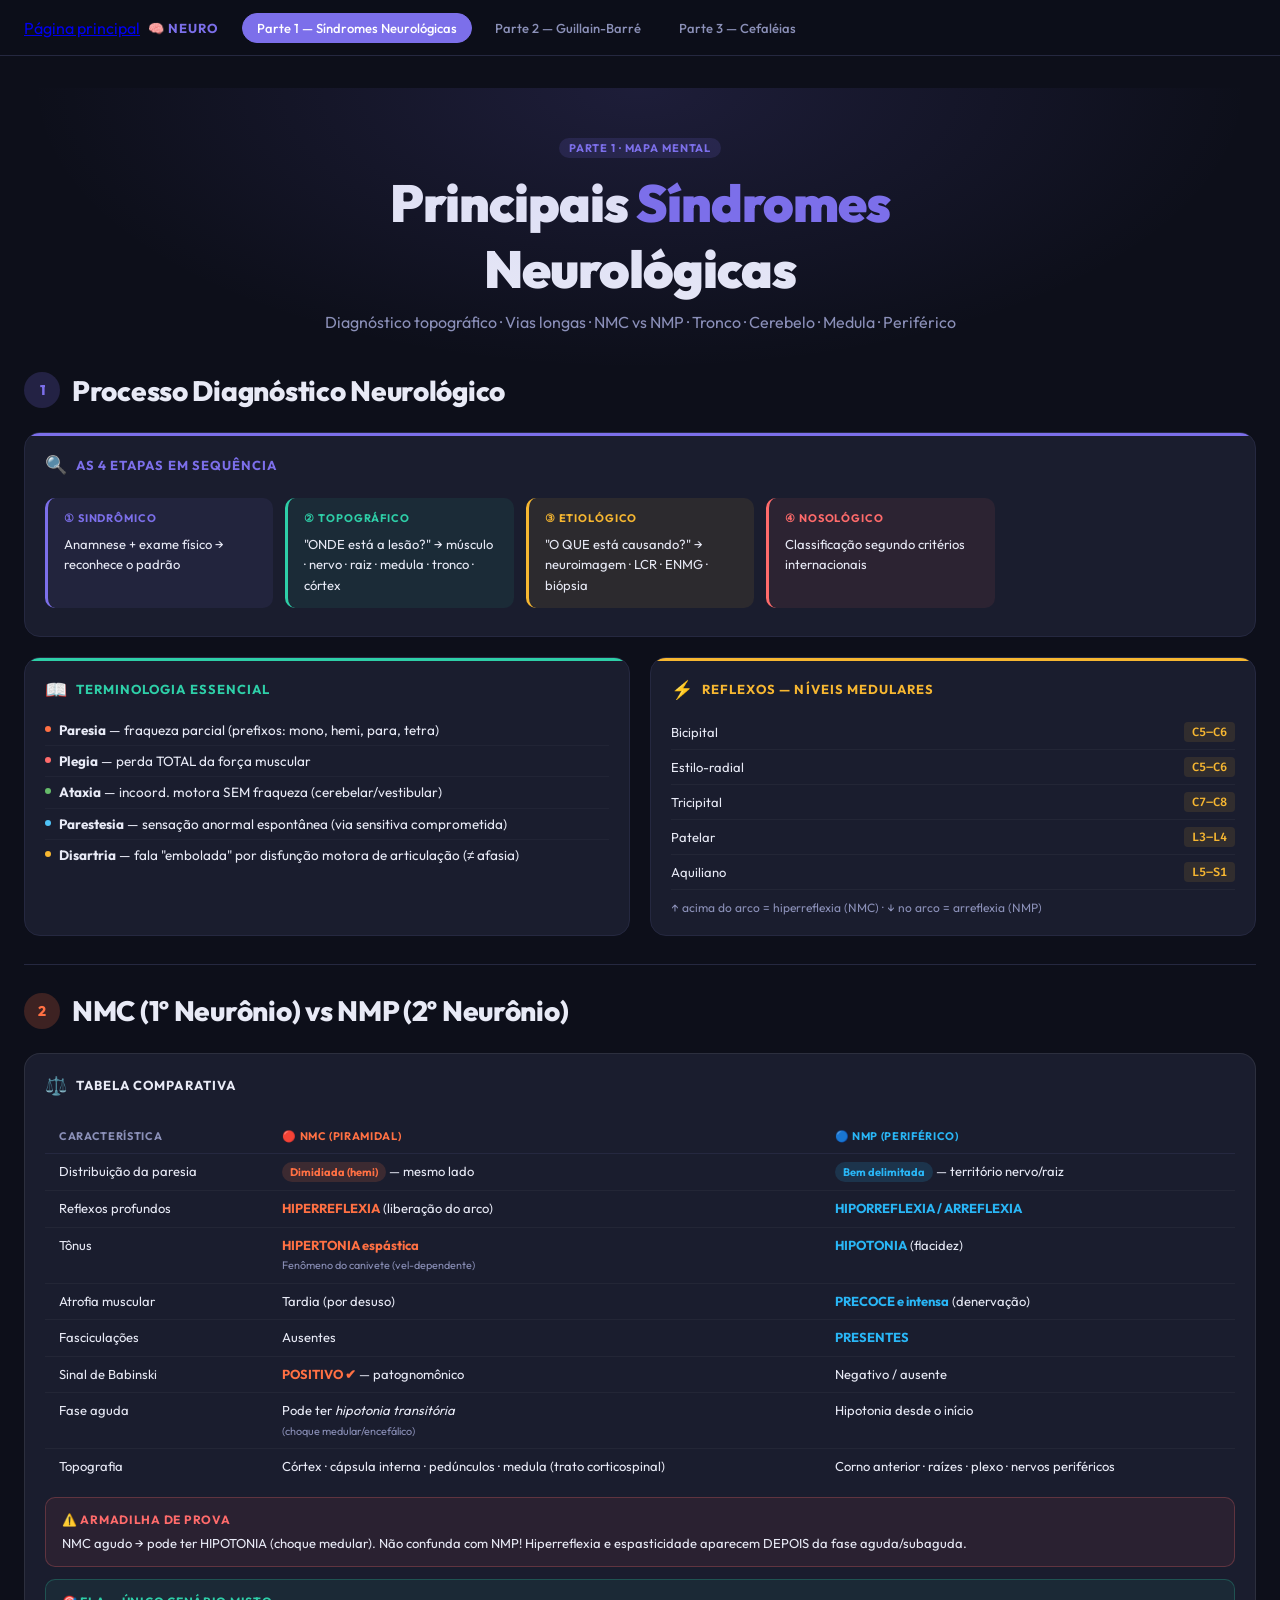
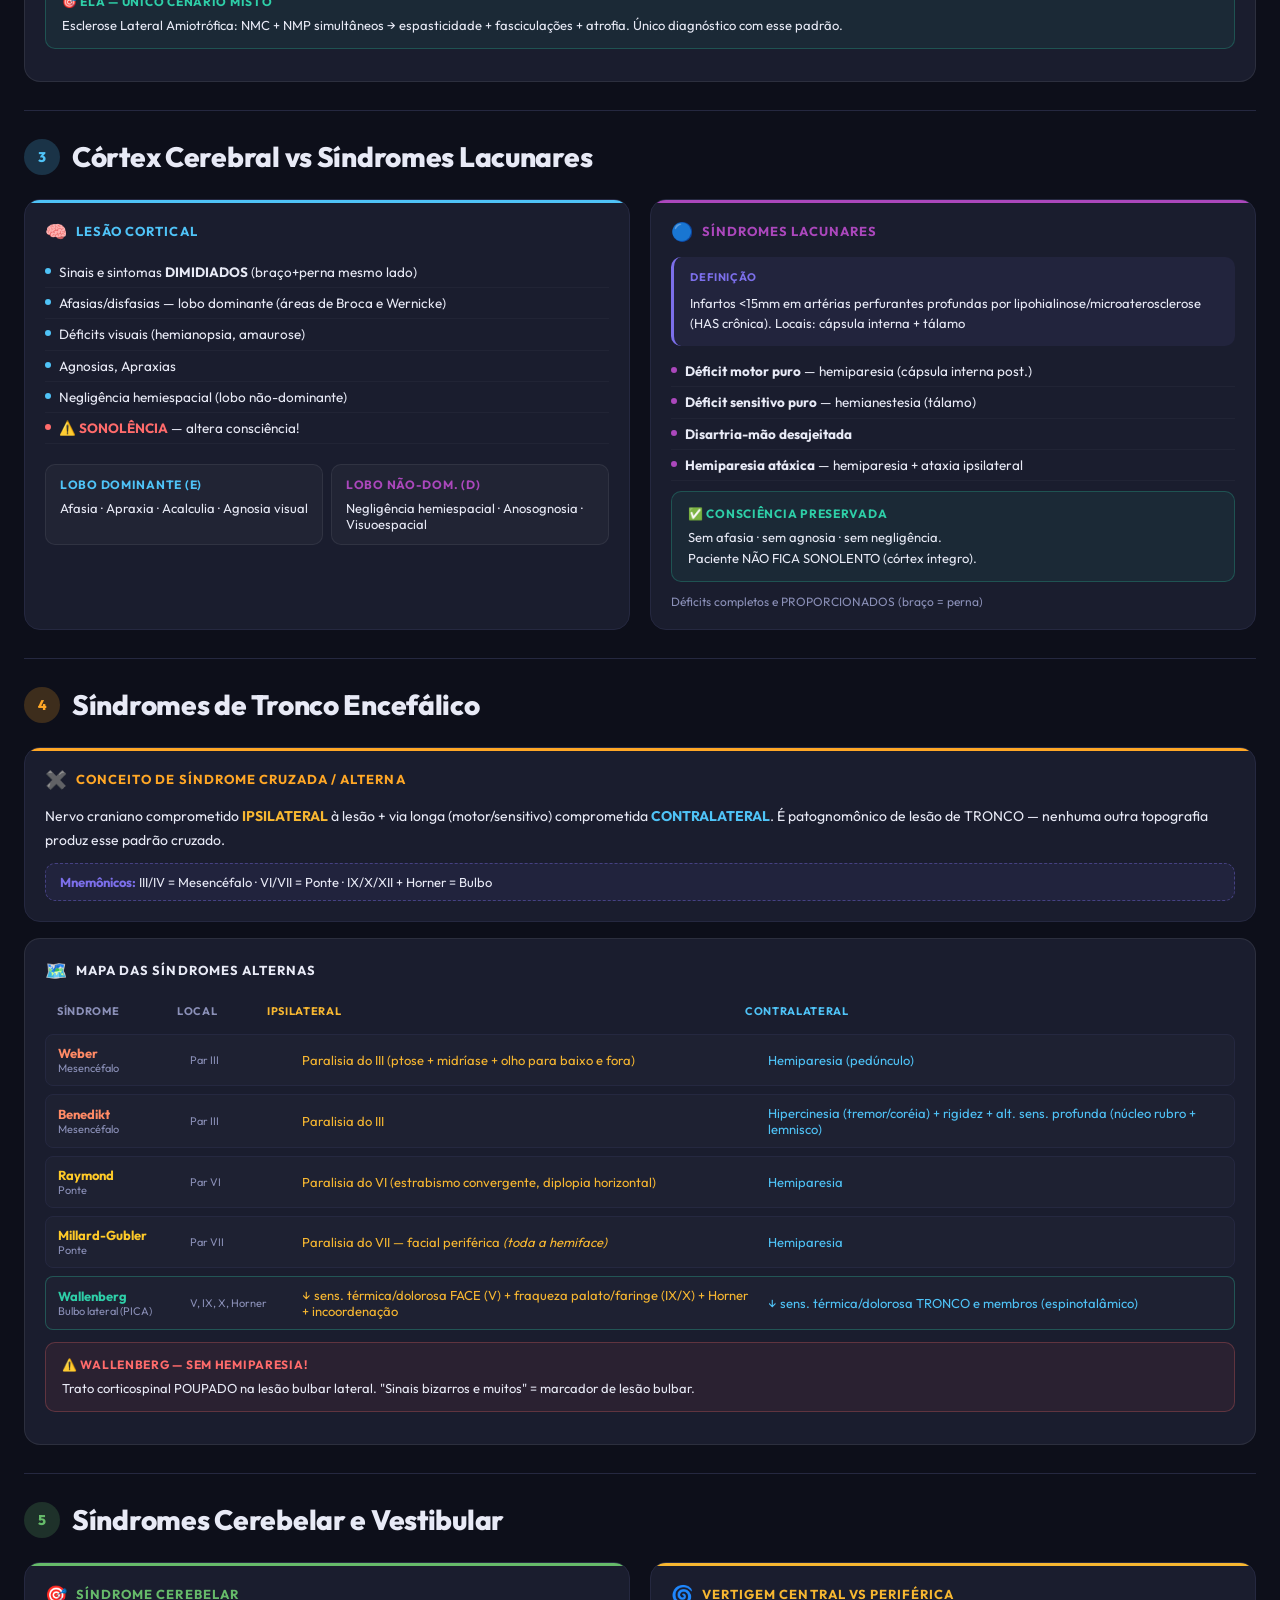
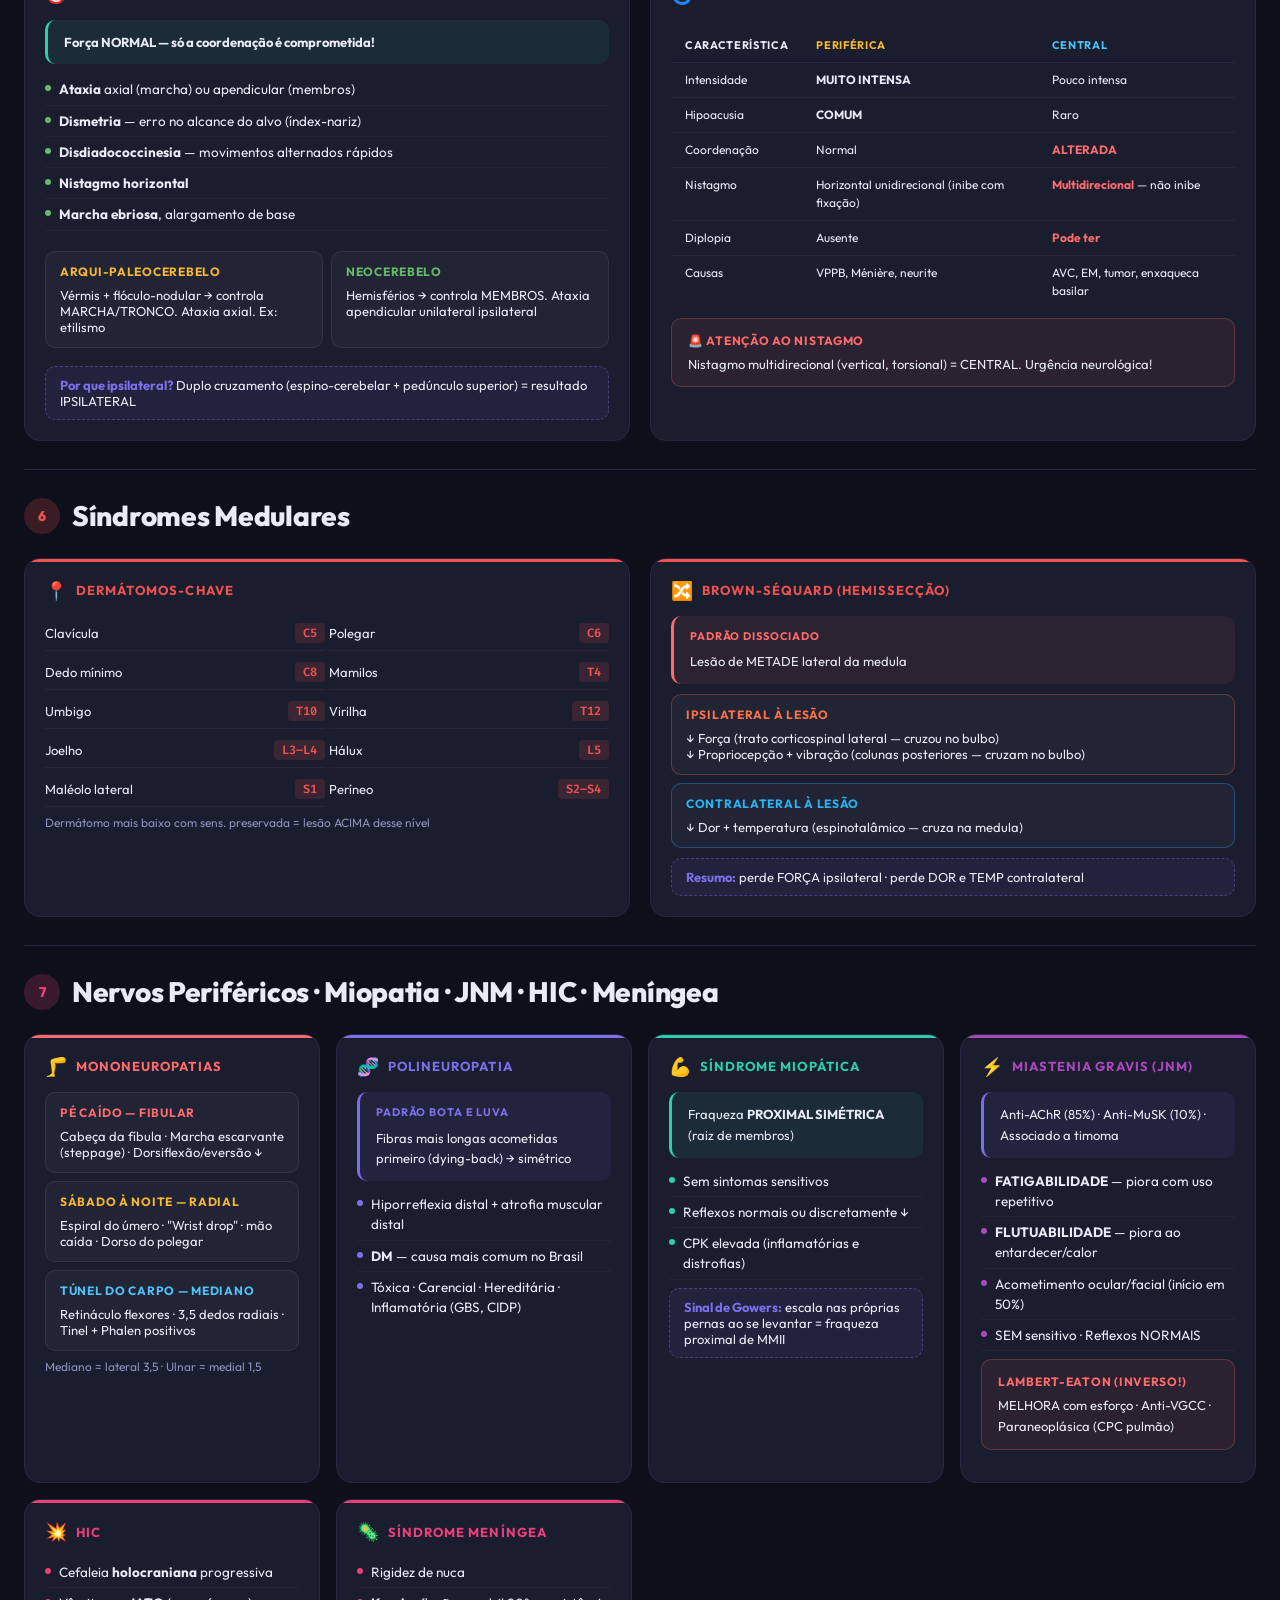
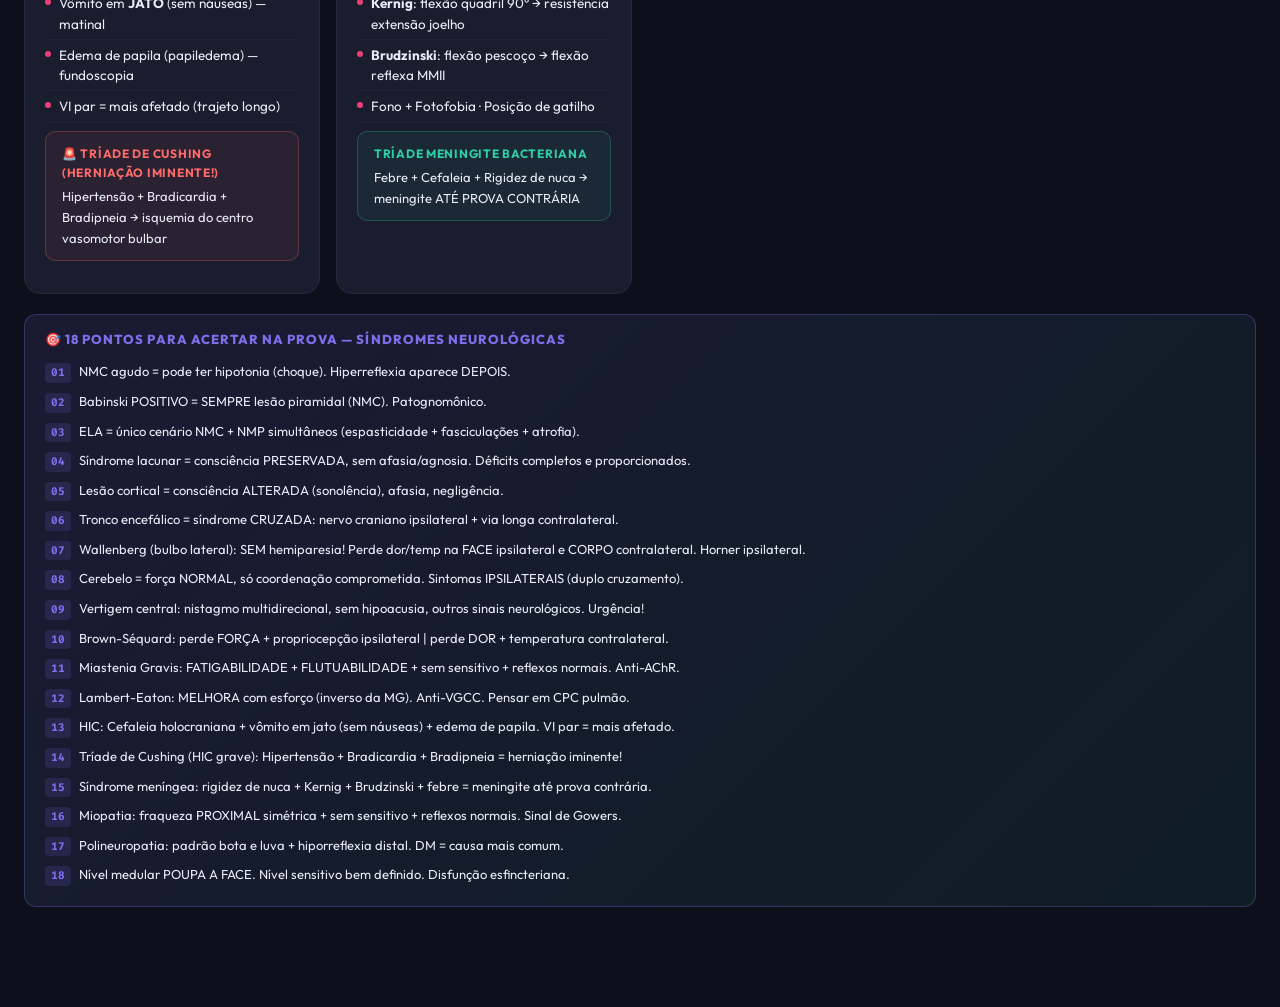
<file: Neuro.html>
<!DOCTYPE html>
<html lang="pt-BR">
<head>
<meta charset="UTF-8">
<meta name="viewport" content="width=device-width, initial-scale=1.0">
<title>Mapas Mentais — Neurologia | Ana Sara</title>
<style>
  @import url('https://fonts.googleapis.com/css2?family=Outfit:wght@300;400;500;600;700;800;900&family=Fira+Code:wght@400;500&display=swap');

  :root {
    --bg: #0d0f1a;
    --surface: #141624;
    --card: #1a1d2e;
    --border: #252840;
    --text: #e8eaf6;
    --muted: #8b90b8;
    --accent1: #7c6fea; /* neuro purple */
    --accent2: #2ecfa8; /* mint teal */
    --accent3: #f7b731; /* amber */
    --accent4: #ff6b6b; /* coral */
    --accent5: #4fc3f7; /* sky */
    --accent6: #ab47bc; /* violet */
    --nmc: #ff7043;
    --nmp: #29b6f6;
    --cerebelo: #66bb6a;
    --tronco: #ffa726;
    --medula: #ef5350;
    --mening: #ec407a;
    --sgb-blue: #42a5f5;
    --sgb-green: #26c6da;
    --cefaleia-pink: #f06292;
    --cefaleia-purple: #9575cd;
    --cefaleia-teal: #26c6da;
  }

  * { box-sizing: border-box; margin: 0; padding: 0; }

  body {
    font-family: 'Outfit', sans-serif;
    background: var(--bg);
    color: var(--text);
    min-height: 100vh;
  }

  /* ── NAV ── */
  nav {
    position: sticky;
    top: 0;
    z-index: 100;
    background: rgba(13,15,26,0.95);
    backdrop-filter: blur(12px);
    border-bottom: 1px solid var(--border);
    display: flex;
    align-items: center;
    gap: 8px;
    padding: 0 24px;
    height: 56px;
  }

  nav .logo {
    font-size: 13px;
    font-weight: 700;
    color: var(--accent1);
    letter-spacing: 0.08em;
    text-transform: uppercase;
    margin-right: 16px;
    white-space: nowrap;
  }

  nav button {
    background: transparent;
    border: 1px solid transparent;
    color: var(--muted);
    padding: 6px 14px;
    border-radius: 20px;
    font-family: inherit;
    font-size: 13px;
    font-weight: 500;
    cursor: pointer;
    transition: all 0.2s;
    white-space: nowrap;
  }

  nav button:hover { color: var(--text); border-color: var(--border); }
  nav button.active { background: var(--accent1); color: #fff; border-color: var(--accent1); }

  /* ── PAGES ── */
  .page { display: none; padding: 32px 24px 80px; max-width: 1400px; margin: 0 auto; }
  .page.active { display: block; }

  /* ── HERO ── */
  .hero {
    text-align: center;
    padding: 48px 20px 40px;
    position: relative;
    overflow: hidden;
  }

  .hero::before {
    content: '';
    position: absolute;
    inset: 0;
    background: radial-gradient(ellipse at 50% 0%, rgba(124,111,234,0.15) 0%, transparent 70%);
    pointer-events: none;
  }

  .hero h1 { font-size: clamp(28px,5vw,52px); font-weight: 900; letter-spacing: -0.02em; }
  .hero h1 span { color: var(--accent1); }
  .hero p { color: var(--muted); font-size: 16px; margin-top: 10px; }

  .tag {
    display: inline-block;
    padding: 3px 10px;
    border-radius: 100px;
    font-size: 11px;
    font-weight: 700;
    letter-spacing: 0.08em;
    text-transform: uppercase;
    margin-bottom: 12px;
  }

  /* ── SECTION HEADER ── */
  .sec-header {
    display: flex;
    align-items: center;
    gap: 12px;
    margin-bottom: 24px;
  }

  .sec-header h2 {
    font-size: clamp(20px,3vw,28px);
    font-weight: 800;
    letter-spacing: -0.01em;
  }

  .sec-num {
    width: 36px; height: 36px;
    border-radius: 50%;
    display: flex; align-items: center; justify-content: center;
    font-size: 14px; font-weight: 800;
    flex-shrink: 0;
  }

  /* ── GRID LAYOUTS ── */
  .grid-2 { display: grid; grid-template-columns: 1fr 1fr; gap: 20px; }
  .grid-3 { display: grid; grid-template-columns: repeat(3, 1fr); gap: 16px; }
  .grid-auto { display: grid; grid-template-columns: repeat(auto-fill, minmax(280px,1fr)); gap: 16px; }

  @media(max-width:900px) { .grid-2, .grid-3 { grid-template-columns: 1fr; } }
  @media(max-width:600px) { .grid-auto { grid-template-columns: 1fr; } }

  /* ── CARDS ── */
  .card {
    background: var(--card);
    border: 1px solid var(--border);
    border-radius: 16px;
    padding: 20px;
    position: relative;
    overflow: hidden;
    transition: transform 0.2s, border-color 0.2s;
  }

  .card:hover { transform: translateY(-2px); }

  .card::before {
    content: '';
    position: absolute;
    top: 0; left: 0; right: 0;
    height: 3px;
    border-radius: 16px 16px 0 0;
  }

  .card.purple::before { background: var(--accent1); }
  .card.teal::before { background: var(--accent2); }
  .card.amber::before { background: var(--accent3); }
  .card.coral::before { background: var(--accent4); }
  .card.sky::before { background: var(--accent5); }
  .card.violet::before { background: var(--accent6); }
  .card.nmc::before { background: var(--nmc); }
  .card.nmp::before { background: var(--nmp); }
  .card.green::before { background: var(--cerebelo); }
  .card.orange::before { background: var(--tronco); }
  .card.red::before { background: var(--medula); }
  .card.pink::before { background: var(--mening); }

  .card-title {
    font-size: 13px;
    font-weight: 700;
    text-transform: uppercase;
    letter-spacing: 0.08em;
    margin-bottom: 14px;
    display: flex;
    align-items: center;
    gap: 8px;
  }

  .icon { font-size: 18px; }

  /* ── COMPARE TABLE ── */
  .compare-table {
    width: 100%;
    border-collapse: collapse;
    font-size: 13px;
    margin-top: 8px;
  }

  .compare-table th {
    padding: 10px 14px;
    text-align: left;
    font-weight: 700;
    font-size: 11px;
    text-transform: uppercase;
    letter-spacing: 0.06em;
    border-bottom: 1px solid var(--border);
  }

  .compare-table td {
    padding: 8px 14px;
    border-bottom: 1px solid rgba(255,255,255,0.04);
    vertical-align: top;
    line-height: 1.5;
  }

  .compare-table tr:last-child td { border-bottom: none; }
  .compare-table tr:hover td { background: rgba(255,255,255,0.02); }

  .th-nmc { color: var(--nmc); }
  .th-nmp { color: var(--nmp); }
  .th-feature { color: var(--muted); }

  .badge {
    display: inline-block;
    padding: 2px 8px;
    border-radius: 100px;
    font-size: 11px;
    font-weight: 700;
  }

  .badge-nmc { background: rgba(255,112,67,0.15); color: var(--nmc); }
  .badge-nmp { background: rgba(41,182,246,0.15); color: var(--nmp); }
  .badge-warn { background: rgba(247,183,49,0.15); color: var(--accent3); }
  .badge-ok { background: rgba(46,207,168,0.15); color: var(--accent2); }
  .badge-alert { background: rgba(255,107,107,0.15); color: var(--accent4); }
  .badge-purple { background: rgba(124,111,234,0.15); color: var(--accent1); }

  /* ── LIST ITEMS ── */
  .list-item {
    display: flex;
    align-items: flex-start;
    gap: 8px;
    padding: 5px 0;
    font-size: 13.5px;
    line-height: 1.5;
    border-bottom: 1px solid rgba(255,255,255,0.03);
  }

  .list-item:last-child { border-bottom: none; }

  .dot {
    width: 6px; height: 6px;
    border-radius: 50%;
    margin-top: 6px;
    flex-shrink: 0;
  }

  /* ── HIGHLIGHT BOXES ── */
  .highlight {
    padding: 12px 16px;
    border-radius: 10px;
    font-size: 13px;
    line-height: 1.6;
    margin: 8px 0;
  }

  .hl-amber { background: rgba(247,183,49,0.08); border-left: 3px solid var(--accent3); }
  .hl-coral { background: rgba(255,107,107,0.08); border-left: 3px solid var(--accent4); }
  .hl-teal { background: rgba(46,207,168,0.08); border-left: 3px solid var(--accent2); }
  .hl-purple { background: rgba(124,111,234,0.08); border-left: 3px solid var(--accent1); }
  .hl-sky { background: rgba(79,195,247,0.08); border-left: 3px solid var(--accent5); }
  .hl-pink { background: rgba(240,98,146,0.08); border-left: 3px solid var(--cefaleia-pink); }

  .hl-title {
    font-weight: 700;
    font-size: 11px;
    text-transform: uppercase;
    letter-spacing: 0.08em;
    margin-bottom: 6px;
  }

  /* ── MNEMONIC ── */
  .mnemonic {
    background: rgba(124,111,234,0.08);
    border: 1px dashed rgba(124,111,234,0.4);
    border-radius: 10px;
    padding: 10px 14px;
    font-size: 13px;
    margin-top: 10px;
  }

  .mnemonic strong { color: var(--accent1); }

  /* ── TIMELINE ── */
  .timeline { position: relative; padding-left: 24px; }
  .timeline::before {
    content: '';
    position: absolute;
    left: 8px; top: 8px; bottom: 8px;
    width: 2px;
    background: var(--border);
  }

  .tl-item {
    position: relative;
    margin-bottom: 14px;
    font-size: 13px;
    line-height: 1.5;
  }

  .tl-item::before {
    content: '';
    position: absolute;
    left: -20px;
    top: 5px;
    width: 10px; height: 10px;
    border-radius: 50%;
    background: var(--accent2);
    border: 2px solid var(--bg);
  }

  .tl-item strong { display: block; font-weight: 700; color: var(--text); }
  .tl-item span { color: var(--muted); }

  /* ── PILL TABS ── */
  .pill-tabs { display: flex; gap: 8px; flex-wrap: wrap; margin-bottom: 20px; }

  .pill-tab {
    background: var(--surface);
    border: 1px solid var(--border);
    color: var(--muted);
    padding: 6px 16px;
    border-radius: 100px;
    font-size: 13px;
    font-weight: 600;
    cursor: pointer;
    transition: all 0.2s;
    font-family: inherit;
  }

  .pill-tab:hover { color: var(--text); }
  .pill-tab.active { color: #fff; }

  /* ── SYNDROMES ALTERNAS ── */
  .syndrome-row {
    display: grid;
    grid-template-columns: 120px 100px 1fr 1fr;
    gap: 12px;
    padding: 10px 12px;
    border-radius: 8px;
    margin-bottom: 8px;
    font-size: 13px;
    background: rgba(255,255,255,0.02);
    border: 1px solid var(--border);
    align-items: center;
  }

  .syndrome-row:hover { background: rgba(255,255,255,0.04); }
  .syn-name { font-weight: 700; }
  .syn-loc { font-size: 11px; color: var(--muted); }
  .syn-ipsi { color: var(--accent3); }
  .syn-contra { color: var(--accent5); }

  @media(max-width:700px) {
    .syndrome-row { grid-template-columns: 1fr 1fr; }
  }

  /* ── DRUG TABLE ── */
  .drug-table { width: 100%; border-collapse: collapse; font-size: 13px; }
  .drug-table th {
    background: rgba(255,255,255,0.04);
    padding: 8px 12px;
    text-align: left;
    font-size: 11px;
    font-weight: 700;
    text-transform: uppercase;
    letter-spacing: 0.06em;
    color: var(--muted);
  }

  .drug-table td { padding: 8px 12px; border-bottom: 1px solid rgba(255,255,255,0.04); vertical-align: top; line-height: 1.5; }
  .drug-table tr:hover td { background: rgba(255,255,255,0.02); }

  /* ── DIVIDER ── */
  .divider { border: none; border-top: 1px solid var(--border); margin: 28px 0; }

  /* ── CAUTION BOX ── */
  .caution {
    background: rgba(255,107,107,0.07);
    border: 1px solid rgba(255,107,107,0.25);
    border-radius: 10px;
    padding: 12px 16px;
    font-size: 13px;
    margin: 12px 0;
    line-height: 1.6;
  }

  .caution-title { font-weight: 700; color: var(--accent4); font-size: 12px; text-transform: uppercase; letter-spacing: 0.06em; margin-bottom: 4px; }

  /* ── SUCCESS BOX ── */
  .success {
    background: rgba(46,207,168,0.07);
    border: 1px solid rgba(46,207,168,0.25);
    border-radius: 10px;
    padding: 12px 16px;
    font-size: 13px;
    margin: 12px 0;
    line-height: 1.6;
  }

  .success-title { font-weight: 700; color: var(--accent2); font-size: 12px; text-transform: uppercase; letter-spacing: 0.06em; margin-bottom: 4px; }

  /* ── SCROLL HELPER ── */
  .spacer { height: 32px; }

  /* ── REFLEXES MAP ── */
  .reflex-item {
    display: flex;
    justify-content: space-between;
    align-items: center;
    padding: 7px 0;
    font-size: 13px;
    border-bottom: 1px solid rgba(255,255,255,0.04);
  }

  .reflex-item:last-child { border-bottom: none; }
  .reflex-level { font-family: 'Fira Code', monospace; font-size: 12px; color: var(--accent3); font-weight: 600; background: rgba(247,183,49,0.1); padding: 2px 8px; border-radius: 4px; }

  /* ── PROVA ALERT ── */
  .prova-box {
    background: linear-gradient(135deg, rgba(124,111,234,0.12), rgba(46,207,168,0.08));
    border: 1px solid rgba(124,111,234,0.3);
    border-radius: 12px;
    padding: 16px 20px;
    margin: 20px 0;
  }

  .prova-title {
    font-weight: 800;
    color: var(--accent1);
    font-size: 13px;
    text-transform: uppercase;
    letter-spacing: 0.08em;
    margin-bottom: 10px;
    display: flex;
    align-items: center;
    gap: 6px;
  }

  .prova-item {
    font-size: 13px;
    line-height: 1.6;
    padding: 4px 0;
    display: flex;
    gap: 8px;
  }

  .prova-num {
    font-family: 'Fira Code', monospace;
    font-size: 11px;
    color: var(--accent1);
    font-weight: 700;
    background: rgba(124,111,234,0.15);
    padding: 1px 6px;
    border-radius: 4px;
    height: fit-content;
    margin-top: 2px;
    flex-shrink: 0;
  }

  /* ── SUBCARD ── */
  .subcard {
    background: rgba(255,255,255,0.03);
    border: 1px solid rgba(255,255,255,0.07);
    border-radius: 10px;
    padding: 12px 14px;
    margin: 8px 0;
    font-size: 13px;
  }

  .subcard-title {
    font-weight: 700;
    font-size: 12px;
    text-transform: uppercase;
    letter-spacing: 0.06em;
    margin-bottom: 8px;
  }

  /* ── FULL-WIDTH ── */
  .full { grid-column: 1 / -1; }

  /* ── SPIDER MAP ── */
  .spider-center {
    display: flex;
    flex-direction: column;
    align-items: center;
    justify-content: center;
    width: 100%;
    position: relative;
    padding: 20px 0;
  }

  .central-node {
    background: var(--accent1);
    color: #fff;
    font-weight: 800;
    font-size: 16px;
    padding: 16px 28px;
    border-radius: 50px;
    text-align: center;
    margin-bottom: 24px;
    box-shadow: 0 0 40px rgba(124,111,234,0.3);
  }

  .spoke-grid { display: grid; grid-template-columns: repeat(auto-fill, minmax(200px,1fr)); gap: 12px; width: 100%; }

  .spoke {
    background: rgba(255,255,255,0.03);
    border: 1px solid var(--border);
    border-radius: 10px;
    padding: 12px;
    font-size: 13px;
    transition: border-color 0.2s;
  }

  .spoke:hover { border-color: var(--accent1); }
  .spoke-title { font-weight: 700; font-size: 12px; margin-bottom: 6px; }
</style>
</head>
<body>

<!-- NAV -->
<nav>
  <a href="index.html" class="active">Página principal</a>
  <span class="logo">🧠 Neuro</span>
  <button class="active" onclick="goTo('p1', this)">Parte 1 — Síndromes Neurológicas</button>
  <button onclick="goTo('p2', this)">Parte 2 — Guillain-Barré</button>
  <button onclick="goTo('p3', this)">Parte 3 — Cefaléias</button>
</nav>

<!-- ══════════════════════════════════════════════════════════════
     PARTE 1 — SÍNDROMES NEUROLÓGICAS
══════════════════════════════════════════════════════════════ -->
<div class="page active" id="p1">

  <div class="hero">
    <div class="tag" style="background:rgba(124,111,234,0.15);color:var(--accent1)">Parte 1 · Mapa Mental</div>
    <h1>Principais <span>Síndromes</span><br>Neurológicas</h1>
    <p>Diagnóstico topográfico · Vias longas · NMC vs NMP · Tronco · Cerebelo · Medula · Periférico</p>
  </div>

  <!-- BLOCO 1: DIAGNÓSTICO -->
  <div class="sec-header">
    <div class="sec-num" style="background:rgba(124,111,234,0.2);color:var(--accent1)">1</div>
    <h2>Processo Diagnóstico Neurológico</h2>
  </div>

  <div class="card purple" style="margin-bottom:20px">
    <div class="card-title" style="color:var(--accent1)"><span class="icon">🔍</span> As 4 Etapas em Sequência</div>
    <div style="display:grid;grid-template-columns:repeat(auto-fill,minmax(220px,1fr));gap:12px">
      <div class="highlight hl-purple">
        <div class="hl-title" style="color:var(--accent1)">① Sindrômico</div>
        Anamnese + exame físico → reconhece o padrão
      </div>
      <div class="highlight hl-teal">
        <div class="hl-title" style="color:var(--accent2)">② Topográfico</div>
        "ONDE está a lesão?" → músculo · nervo · raiz · medula · tronco · córtex
      </div>
      <div class="highlight hl-amber">
        <div class="hl-title" style="color:var(--accent3)">③ Etiológico</div>
        "O QUE está causando?" → neuroimagem · LCR · ENMG · biópsia
      </div>
      <div class="highlight hl-coral">
        <div class="hl-title" style="color:var(--accent4)">④ Nosológico</div>
        Classificação segundo critérios internacionais
      </div>
    </div>
  </div>

  <div class="grid-2" style="margin-bottom:28px">
    <div class="card teal">
      <div class="card-title" style="color:var(--accent2)"><span class="icon">📖</span> Terminologia Essencial</div>
      <div class="list-item"><div class="dot" style="background:var(--nmc)"></div><div><strong>Paresia</strong> — fraqueza parcial (prefixos: mono, hemi, para, tetra)</div></div>
      <div class="list-item"><div class="dot" style="background:var(--accent4)"></div><div><strong>Plegia</strong> — perda TOTAL da força muscular</div></div>
      <div class="list-item"><div class="dot" style="background:var(--cerebelo)"></div><div><strong>Ataxia</strong> — incoord. motora SEM fraqueza (cerebelar/vestibular)</div></div>
      <div class="list-item"><div class="dot" style="background:var(--accent5)"></div><div><strong>Parestesia</strong> — sensação anormal espontânea (via sensitiva comprometida)</div></div>
      <div class="list-item"><div class="dot" style="background:var(--accent3)"></div><div><strong>Disartria</strong> — fala "embolada" por disfunção motora de articulação (≠ afasia)</div></div>
    </div>
    <div class="card amber">
      <div class="card-title" style="color:var(--accent3)"><span class="icon">⚡</span> Reflexos — Níveis Medulares</div>
      <div class="reflex-item"><span>Bicipital</span><span class="reflex-level">C5–C6</span></div>
      <div class="reflex-item"><span>Estilo-radial</span><span class="reflex-level">C5–C6</span></div>
      <div class="reflex-item"><span>Tricipital</span><span class="reflex-level">C7–C8</span></div>
      <div class="reflex-item"><span>Patelar</span><span class="reflex-level">L3–L4</span></div>
      <div class="reflex-item"><span>Aquiliano</span><span class="reflex-level">L5–S1</span></div>
      <div style="margin-top:10px;font-size:12px;color:var(--muted)">↑ acima do arco = hiperreflexia (NMC) · ↓ no arco = arreflexia (NMP)</div>
    </div>
  </div>

  <hr class="divider">

  <!-- BLOCO 2: NMC vs NMP -->
  <div class="sec-header">
    <div class="sec-num" style="background:rgba(255,112,67,0.2);color:var(--nmc)">2</div>
    <h2>NMC (1º Neurônio) vs NMP (2º Neurônio)</h2>
  </div>

  <div class="card" style="margin-bottom:20px;border-color:rgba(255,255,255,0.08)">
    <div class="card-title"><span class="icon">⚖️</span> Tabela Comparativa</div>
    <div style="overflow-x:auto">
    <table class="compare-table">
      <thead>
        <tr>
          <th class="th-feature">Característica</th>
          <th class="th-nmc">🔴 NMC (Piramidal)</th>
          <th class="th-nmp">🔵 NMP (Periférico)</th>
        </tr>
      </thead>
      <tbody>
        <tr><td>Distribuição da paresia</td><td><span class="badge badge-nmc">Dimidiada (hemi)</span> — mesmo lado</td><td><span class="badge badge-nmp">Bem delimitada</span> — território nervo/raiz</td></tr>
        <tr><td>Reflexos profundos</td><td><strong style="color:var(--nmc)">HIPERREFLEXIA</strong> (liberação do arco)</td><td><strong style="color:var(--nmp)">HIPORREFLEXIA / ARREFLEXIA</strong></td></tr>
        <tr><td>Tônus</td><td><strong style="color:var(--nmc)">HIPERTONIA espástica</strong><br><small style="color:var(--muted)">Fenômeno do canivete (vel-dependente)</small></td><td><strong style="color:var(--nmp)">HIPOTONIA</strong> (flacidez)</td></tr>
        <tr><td>Atrofia muscular</td><td>Tardia (por desuso)</td><td><strong style="color:var(--nmp)">PRECOCE e intensa</strong> (denervação)</td></tr>
        <tr><td>Fasciculações</td><td>Ausentes</td><td><strong style="color:var(--nmp)">PRESENTES</strong></td></tr>
        <tr><td>Sinal de Babinski</td><td><strong style="color:var(--nmc)">POSITIVO ✔</strong> — patognomônico</td><td>Negativo / ausente</td></tr>
        <tr><td>Fase aguda</td><td>Pode ter <em>hipotonia transitória</em><br><small style="color:var(--muted)">(choque medular/encefálico)</small></td><td>Hipotonia desde o início</td></tr>
        <tr><td>Topografia</td><td>Córtex · cápsula interna · pedúnculos · medula (trato corticospinal)</td><td>Corno anterior · raízes · plexo · nervos periféricos</td></tr>
      </tbody>
    </table>
    </div>
    <div class="caution" style="margin-top:12px">
      <div class="caution-title">⚠️ Armadilha de Prova</div>
      NMC agudo → pode ter HIPOTONIA (choque medular). Não confunda com NMP! Hiperreflexia e espasticidade aparecem DEPOIS da fase aguda/subaguda.
    </div>
    <div class="success">
      <div class="success-title">🎯 ELA — Único cenário misto</div>
      Esclerose Lateral Amiotrófica: NMC + NMP simultâneos → espasticidade + fasciculações + atrofia. Único diagnóstico com esse padrão.
    </div>
  </div>

  <hr class="divider">

  <!-- BLOCO 3: CÓRTEX E LACUNAR -->
  <div class="sec-header">
    <div class="sec-num" style="background:rgba(79,195,247,0.2);color:var(--accent5)">3</div>
    <h2>Córtex Cerebral vs Síndromes Lacunares</h2>
  </div>

  <div class="grid-2" style="margin-bottom:28px">
    <div class="card sky">
      <div class="card-title" style="color:var(--accent5)"><span class="icon">🧠</span> Lesão Cortical</div>
      <div class="list-item"><div class="dot" style="background:var(--accent5)"></div><div>Sinais e sintomas <strong>DIMIDIADOS</strong> (braço+perna mesmo lado)</div></div>
      <div class="list-item"><div class="dot" style="background:var(--accent5)"></div><div>Afasias/disfasias — lobo dominante (áreas de Broca e Wernicke)</div></div>
      <div class="list-item"><div class="dot" style="background:var(--accent5)"></div><div>Déficits visuais (hemianopsia, amaurose)</div></div>
      <div class="list-item"><div class="dot" style="background:var(--accent5)"></div><div>Agnosias, Apraxias</div></div>
      <div class="list-item"><div class="dot" style="background:var(--accent5)"></div><div>Negligência hemiespacial (lobo não-dominante)</div></div>
      <div class="list-item"><div class="dot" style="background:var(--accent4)"></div><div><strong style="color:var(--accent4)">⚠️ SONOLÊNCIA</strong> — altera consciência!</div></div>
      <div style="margin-top:12px;display:grid;grid-template-columns:1fr 1fr;gap:8px">
        <div class="subcard">
          <div class="subcard-title" style="color:var(--accent5)">Lobo Dominante (E)</div>
          Afasia · Apraxia · Acalculia · Agnosia visual
        </div>
        <div class="subcard">
          <div class="subcard-title" style="color:var(--accent6)">Lobo Não-Dom. (D)</div>
          Negligência hemiespacial · Anosognosia · Visuoespacial
        </div>
      </div>
    </div>

    <div class="card violet">
      <div class="card-title" style="color:var(--accent6)"><span class="icon">🔵</span> Síndromes Lacunares</div>
      <div class="highlight hl-purple" style="margin-bottom:10px">
        <div class="hl-title" style="color:var(--accent1)">Definição</div>
        Infartos &lt;15mm em artérias perfurantes profundas por lipohialinose/microaterosclerose (HAS crônica). Locais: cápsula interna + tálamo
      </div>
      <div class="list-item"><div class="dot" style="background:var(--accent6)"></div><div><strong>Déficit motor puro</strong> — hemiparesia (cápsula interna post.)</div></div>
      <div class="list-item"><div class="dot" style="background:var(--accent6)"></div><div><strong>Déficit sensitivo puro</strong> — hemianestesia (tálamo)</div></div>
      <div class="list-item"><div class="dot" style="background:var(--accent6)"></div><div><strong>Disartria-mão desajeitada</strong></div></div>
      <div class="list-item"><div class="dot" style="background:var(--accent6)"></div><div><strong>Hemiparesia atáxica</strong> — hemiparesia + ataxia ipsilateral</div></div>
      <div class="success" style="margin-top:10px">
        <div class="success-title">✅ Consciência PRESERVADA</div>
        Sem afasia · sem agnosia · sem negligência.<br>Paciente NÃO FICA SONOLENTO (córtex íntegro).
      </div>
      <div style="margin-top:8px;font-size:12px;color:var(--muted)">Déficits completos e PROPORCIONADOS (braço = perna)</div>
    </div>
  </div>

  <hr class="divider">

  <!-- BLOCO 4: TRONCO ENCEFÁLICO -->
  <div class="sec-header">
    <div class="sec-num" style="background:rgba(255,167,38,0.2);color:var(--tronco)">4</div>
    <h2>Síndromes de Tronco Encefálico</h2>
  </div>

  <div class="card orange" style="margin-bottom:16px">
    <div class="card-title" style="color:var(--tronco)"><span class="icon">✖️</span> Conceito de Síndrome Cruzada / Alterna</div>
    <p style="font-size:14px;line-height:1.7;color:var(--text)">
      Nervo craniano comprometido <strong style="color:var(--accent3)">IPSILATERAL</strong> à lesão + via longa (motor/sensitivo) comprometida <strong style="color:var(--accent5)">CONTRALATERAL</strong>.
      É patognomônico de lesão de TRONCO — nenhuma outra topografia produz esse padrão cruzado.
    </p>
    <div class="mnemonic">
      <strong>Mnemônicos:</strong> III/IV = Mesencéfalo · VI/VII = Ponte · IX/X/XII + Horner = Bulbo
    </div>
  </div>

  <!-- Síndromes Alternas -->
  <div class="card" style="margin-bottom:20px;border-color:rgba(255,255,255,0.08)">
    <div class="card-title"><span class="icon">🗺️</span> Mapa das Síndromes Alternas</div>
    <div style="display:grid;grid-template-columns:120px 90px 1fr 1fr;gap:0;margin-bottom:8px;padding:8px 12px;font-size:11px;font-weight:700;text-transform:uppercase;letter-spacing:0.06em;color:var(--muted)">
      <span>Síndrome</span><span>Local</span><span style="color:var(--accent3)">Ipsilateral</span><span style="color:var(--accent5)">Contralateral</span>
    </div>
    <div class="syndrome-row">
      <div><div class="syn-name" style="color:#ff8a65">Weber</div><div class="syn-loc">Mesencéfalo</div></div>
      <div class="syn-loc">Par III</div>
      <div class="syn-ipsi">Paralisia do III (ptose + midríase + olho para baixo e fora)</div>
      <div class="syn-contra">Hemiparesia (pedúnculo)</div>
    </div>
    <div class="syndrome-row">
      <div><div class="syn-name" style="color:#ff8a65">Benedikt</div><div class="syn-loc">Mesencéfalo</div></div>
      <div class="syn-loc">Par III</div>
      <div class="syn-ipsi">Paralisia do III</div>
      <div class="syn-contra">Hipercinesia (tremor/coréia) + rigidez + alt. sens. profunda (núcleo rubro + lemnisco)</div>
    </div>
    <div class="syndrome-row">
      <div><div class="syn-name" style="color:#ffca28">Raymond</div><div class="syn-loc">Ponte</div></div>
      <div class="syn-loc">Par VI</div>
      <div class="syn-ipsi">Paralisia do VI (estrabismo convergente, diplopia horizontal)</div>
      <div class="syn-contra">Hemiparesia</div>
    </div>
    <div class="syndrome-row">
      <div><div class="syn-name" style="color:#ffca28">Millard-Gubler</div><div class="syn-loc">Ponte</div></div>
      <div class="syn-loc">Par VII</div>
      <div class="syn-ipsi">Paralisia do VII — facial periférica <em>(toda a hemiface)</em></div>
      <div class="syn-contra">Hemiparesia</div>
    </div>
    <div class="syndrome-row" style="border-color:rgba(46,207,168,0.3)">
      <div><div class="syn-name" style="color:var(--accent2)">Wallenberg</div><div class="syn-loc">Bulbo lateral (PICA)</div></div>
      <div class="syn-loc">V, IX, X, Horner</div>
      <div class="syn-ipsi">↓ sens. térmica/dolorosa FACE (V) + fraqueza palato/faringe (IX/X) + Horner + incoordenação</div>
      <div class="syn-contra">↓ sens. térmica/dolorosa TRONCO e membros (espinotalâmico)</div>
    </div>
    <div class="caution" style="margin-top:12px">
      <div class="caution-title">⚠️ Wallenberg — Sem hemiparesia!</div>
      Trato corticospinal POUPADO na lesão bulbar lateral. "Sinais bizarros e muitos" = marcador de lesão bulbar.
    </div>
  </div>

  <hr class="divider">

  <!-- BLOCO 5: CEREBELO E VESTIBULAR -->
  <div class="sec-header">
    <div class="sec-num" style="background:rgba(102,187,106,0.2);color:var(--cerebelo)">5</div>
    <h2>Síndromes Cerebelar e Vestibular</h2>
  </div>

  <div class="grid-2" style="margin-bottom:28px">
    <div class="card green">
      <div class="card-title" style="color:var(--cerebelo)"><span class="icon">🎯</span> Síndrome Cerebelar</div>
      <div class="highlight hl-teal" style="margin-bottom:10px"><strong>Força NORMAL — só a coordenação é comprometida!</strong></div>
      <div class="list-item"><div class="dot" style="background:var(--cerebelo)"></div><div><strong>Ataxia</strong> axial (marcha) ou apendicular (membros)</div></div>
      <div class="list-item"><div class="dot" style="background:var(--cerebelo)"></div><div><strong>Dismetria</strong> — erro no alcance do alvo (índex-nariz)</div></div>
      <div class="list-item"><div class="dot" style="background:var(--cerebelo)"></div><div><strong>Disdiadococcinesia</strong> — movimentos alternados rápidos</div></div>
      <div class="list-item"><div class="dot" style="background:var(--cerebelo)"></div><div><strong>Nistagmo horizontal</strong></div></div>
      <div class="list-item"><div class="dot" style="background:var(--cerebelo)"></div><div><strong>Marcha ebriosa</strong>, alargamento de base</div></div>
      <div style="margin-top:12px;display:grid;grid-template-columns:1fr 1fr;gap:8px">
        <div class="subcard">
          <div class="subcard-title" style="color:var(--accent3)">Arqui-Paleocerebelo</div>
          Vérmis + flóculo-nodular → controla MARCHA/TRONCO. Ataxia axial. Ex: etilismo
        </div>
        <div class="subcard">
          <div class="subcard-title" style="color:var(--cerebelo)">Neocerebelo</div>
          Hemisférios → controla MEMBROS. Ataxia apendicular unilateral ipsilateral
        </div>
      </div>
      <div class="mnemonic" style="margin-top:10px">
        <strong>Por que ipsilateral?</strong> Duplo cruzamento (espino-cerebelar + pedúnculo superior) = resultado IPSILATERAL
      </div>
    </div>

    <div class="card amber">
      <div class="card-title" style="color:var(--accent3)"><span class="icon">🌀</span> Vertigem Central vs Periférica</div>
      <div style="overflow-x:auto">
      <table class="compare-table" style="font-size:12px">
        <thead>
          <tr>
            <th>Característica</th>
            <th style="color:var(--accent3)">Periférica</th>
            <th style="color:var(--accent5)">Central</th>
          </tr>
        </thead>
        <tbody>
          <tr><td>Intensidade</td><td><strong>MUITO INTENSA</strong></td><td>Pouco intensa</td></tr>
          <tr><td>Hipoacusia</td><td><strong>COMUM</strong></td><td>Raro</td></tr>
          <tr><td>Coordenação</td><td>Normal</td><td><strong style="color:var(--accent4)">ALTERADA</strong></td></tr>
          <tr><td>Nistagmo</td><td>Horizontal unidirecional (inibe com fixação)</td><td><strong style="color:var(--accent4)">Multidirecional</strong> — não inibe</td></tr>
          <tr><td>Diplopia</td><td>Ausente</td><td><strong style="color:var(--accent4)">Pode ter</strong></td></tr>
          <tr><td>Causas</td><td>VPPB, Ménière, neurite</td><td>AVC, EM, tumor, enxaqueca basilar</td></tr>
        </tbody>
      </table>
      </div>
      <div class="caution" style="margin-top:10px">
        <div class="caution-title">🚨 Atenção ao Nistagmo</div>
        Nistagmo multidirecional (vertical, torsional) = CENTRAL. Urgência neurológica!
      </div>
    </div>
  </div>

  <hr class="divider">

  <!-- BLOCO 6: MEDULA -->
  <div class="sec-header">
    <div class="sec-num" style="background:rgba(239,83,80,0.2);color:var(--medula)">6</div>
    <h2>Síndromes Medulares</h2>
  </div>

  <div class="grid-2" style="margin-bottom:28px">
    <div class="card red">
      <div class="card-title" style="color:var(--medula)"><span class="icon">📍</span> Dermátomos-Chave</div>
      <div style="display:grid;grid-template-columns:1fr 1fr;gap:4px">
        <div class="reflex-item"><span>Clavícula</span><span class="reflex-level" style="background:rgba(239,83,80,0.15);color:var(--medula)">C5</span></div>
        <div class="reflex-item"><span>Polegar</span><span class="reflex-level" style="background:rgba(239,83,80,0.15);color:var(--medula)">C6</span></div>
        <div class="reflex-item"><span>Dedo mínimo</span><span class="reflex-level" style="background:rgba(239,83,80,0.15);color:var(--medula)">C8</span></div>
        <div class="reflex-item"><span>Mamilos</span><span class="reflex-level" style="background:rgba(239,83,80,0.15);color:var(--medula)">T4</span></div>
        <div class="reflex-item"><span>Umbigo</span><span class="reflex-level" style="background:rgba(239,83,80,0.15);color:var(--medula)">T10</span></div>
        <div class="reflex-item"><span>Virilha</span><span class="reflex-level" style="background:rgba(239,83,80,0.15);color:var(--medula)">T12</span></div>
        <div class="reflex-item"><span>Joelho</span><span class="reflex-level" style="background:rgba(239,83,80,0.15);color:var(--medula)">L3–L4</span></div>
        <div class="reflex-item"><span>Hálux</span><span class="reflex-level" style="background:rgba(239,83,80,0.15);color:var(--medula)">L5</span></div>
        <div class="reflex-item"><span>Maléolo lateral</span><span class="reflex-level" style="background:rgba(239,83,80,0.15);color:var(--medula)">S1</span></div>
        <div class="reflex-item"><span>Períneo</span><span class="reflex-level" style="background:rgba(239,83,80,0.15);color:var(--medula)">S2–S4</span></div>
      </div>
      <div style="margin-top:8px;font-size:12px;color:var(--muted)">Dermátomo mais baixo com sens. preservada = lesão ACIMA desse nível</div>
    </div>

    <div class="card red">
      <div class="card-title" style="color:var(--medula)"><span class="icon">🔀</span> Brown-Séquard (Hemissecção)</div>
      <div class="highlight hl-coral" style="margin-bottom:10px">
        <div class="hl-title" style="color:var(--accent4)">Padrão Dissociado</div>
        Lesão de METADE lateral da medula
      </div>
      <div class="subcard" style="border-color:rgba(255,112,67,0.3)">
        <div class="subcard-title" style="color:var(--nmc)">IPSILATERAL à lesão</div>
        ↓ Força (trato corticospinal lateral — cruzou no bulbo)<br>
        ↓ Propriocepção + vibração (colunas posteriores — cruzam no bulbo)
      </div>
      <div class="subcard" style="border-color:rgba(41,182,246,0.3);margin-top:8px">
        <div class="subcard-title" style="color:var(--nmp)">CONTRALATERAL à lesão</div>
        ↓ Dor + temperatura (espinotalâmico — cruza na medula)
      </div>
      <div class="mnemonic" style="margin-top:10px">
        <strong>Resumo:</strong> perde FORÇA ipsilateral · perde DOR e TEMP contralateral
      </div>
    </div>
  </div>

  <hr class="divider">

  <!-- BLOCO 7: PERIFÉRICO + MIOPATIA + JNM + HIC + MENÍNGEA -->
  <div class="sec-header">
    <div class="sec-num" style="background:rgba(236,64,122,0.2);color:var(--mening)">7</div>
    <h2>Nervos Periféricos · Miopatia · JNM · HIC · Meníngea</h2>
  </div>

  <div class="grid-auto" style="margin-bottom:20px">

    <div class="card coral">
      <div class="card-title" style="color:var(--accent4)"><span class="icon">🦵</span> Mononeuropatias</div>
      <div class="subcard">
        <div class="subcard-title" style="color:var(--accent4)">Pé Caído — Fibular</div>
        Cabeça da fíbula · Marcha escarvante (steppage) · Dorsiflexão/eversão ↓
      </div>
      <div class="subcard" style="margin-top:8px">
        <div class="subcard-title" style="color:var(--accent3)">Sábado à Noite — Radial</div>
        Espiral do úmero · "Wrist drop" · mão caída · Dorso do polegar
      </div>
      <div class="subcard" style="margin-top:8px">
        <div class="subcard-title" style="color:var(--accent5)">Túnel do Carpo — Mediano</div>
        Retináculo flexores · 3,5 dedos radiais · Tinel + Phalen positivos
      </div>
      <div style="margin-top:8px;font-size:12px;color:var(--muted)">Mediano = lateral 3,5 · Ulnar = medial 1,5</div>
    </div>

    <div class="card purple">
      <div class="card-title" style="color:var(--accent1)"><span class="icon">🧬</span> Polineuropatia</div>
      <div class="highlight hl-purple">
        <div class="hl-title" style="color:var(--accent1)">Padrão Bota e Luva</div>
        Fibras mais longas acometidas primeiro (dying-back) → simétrico
      </div>
      <div class="list-item"><div class="dot" style="background:var(--accent1)"></div><div>Hiporreflexia distal + atrofia muscular distal</div></div>
      <div class="list-item"><div class="dot" style="background:var(--accent1)"></div><div><strong>DM</strong> — causa mais comum no Brasil</div></div>
      <div class="list-item"><div class="dot" style="background:var(--accent1)"></div><div>Tóxica · Carencial · Hereditária · Inflamatória (GBS, CIDP)</div></div>
    </div>

    <div class="card teal">
      <div class="card-title" style="color:var(--accent2)"><span class="icon">💪</span> Síndrome Miopática</div>
      <div class="highlight hl-teal">Fraqueza <strong>PROXIMAL SIMÉTRICA</strong> (raiz de membros)</div>
      <div class="list-item"><div class="dot" style="background:var(--accent2)"></div><div>Sem sintomas sensitivos</div></div>
      <div class="list-item"><div class="dot" style="background:var(--accent2)"></div><div>Reflexos normais ou discretamente ↓</div></div>
      <div class="list-item"><div class="dot" style="background:var(--accent2)"></div><div>CPK elevada (inflamatórias e distrofias)</div></div>
      <div class="mnemonic" style="margin-top:8px">
        <strong>Sinal de Gowers:</strong> escala nas próprias pernas ao se levantar = fraqueza proximal de MMII
      </div>
    </div>

    <div class="card violet">
      <div class="card-title" style="color:var(--accent6)"><span class="icon">⚡</span> Miastenia Gravis (JNM)</div>
      <div class="highlight hl-purple">Anti-AChR (85%) · Anti-MuSK (10%) · Associado a timoma</div>
      <div class="list-item"><div class="dot" style="background:var(--accent6)"></div><div><strong>FATIGABILIDADE</strong> — piora com uso repetitivo</div></div>
      <div class="list-item"><div class="dot" style="background:var(--accent6)"></div><div><strong>FLUTUABILIDADE</strong> — piora ao entardecer/calor</div></div>
      <div class="list-item"><div class="dot" style="background:var(--accent6)"></div><div>Acometimento ocular/facial (início em 50%)</div></div>
      <div class="list-item"><div class="dot" style="background:var(--accent6)"></div><div>SEM sensitivo · Reflexos NORMAIS</div></div>
      <div class="caution" style="margin-top:8px">
        <div class="caution-title">Lambert-Eaton (inverso!)</div>
        MELHORA com esforço · Anti-VGCC · Paraneoplásica (CPC pulmão)
      </div>
    </div>

    <div class="card pink">
      <div class="card-title" style="color:var(--mening)"><span class="icon">💥</span> HIC</div>
      <div class="list-item"><div class="dot" style="background:var(--mening)"></div><div>Cefaleia <strong>holocraniana</strong> progressiva</div></div>
      <div class="list-item"><div class="dot" style="background:var(--mening)"></div><div>Vômito em <strong>JATO</strong> (sem náuseas) — matinal</div></div>
      <div class="list-item"><div class="dot" style="background:var(--mening)"></div><div>Edema de papila (papiledema) — fundoscopia</div></div>
      <div class="list-item"><div class="dot" style="background:var(--mening)"></div><div>VI par = mais afetado (trajeto longo)</div></div>
      <div class="caution" style="margin-top:8px">
        <div class="caution-title">🚨 Tríade de Cushing (herniação iminente!)</div>
        Hipertensão + Bradicardia + Bradipneia → isquemia do centro vasomotor bulbar
      </div>
    </div>

    <div class="card pink">
      <div class="card-title" style="color:var(--mening)"><span class="icon">🦠</span> Síndrome Meníngea</div>
      <div class="list-item"><div class="dot" style="background:var(--mening)"></div><div>Rigidez de nuca</div></div>
      <div class="list-item"><div class="dot" style="background:var(--mening)"></div><div><strong>Kernig</strong>: flexão quadril 90° → resistência extensão joelho</div></div>
      <div class="list-item"><div class="dot" style="background:var(--mening)"></div><div><strong>Brudzinski</strong>: flexão pescoço → flexão reflexa MMII</div></div>
      <div class="list-item"><div class="dot" style="background:var(--mening)"></div><div>Fono + Fotofobia · Posição de gatilho</div></div>
      <div class="success" style="margin-top:8px">
        <div class="success-title">Tríade Meningite Bacteriana</div>
        Febre + Cefaleia + Rigidez de nuca → meningite ATÉ PROVA CONTRÁRIA
      </div>
    </div>

  </div>

  <!-- BLOCO FINAL: PONTOS-CHAVE PROVA -->
  <div class="prova-box">
    <div class="prova-title">🎯 18 Pontos para Acertar na Prova — Síndromes Neurológicas</div>
    <div class="prova-item"><span class="prova-num">01</span>NMC agudo = pode ter hipotonia (choque). Hiperreflexia aparece DEPOIS.</div>
    <div class="prova-item"><span class="prova-num">02</span>Babinski POSITIVO = SEMPRE lesão piramidal (NMC). Patognomônico.</div>
    <div class="prova-item"><span class="prova-num">03</span>ELA = único cenário NMC + NMP simultâneos (espasticidade + fasciculações + atrofia).</div>
    <div class="prova-item"><span class="prova-num">04</span>Síndrome lacunar = consciência PRESERVADA, sem afasia/agnosia. Déficits completos e proporcionados.</div>
    <div class="prova-item"><span class="prova-num">05</span>Lesão cortical = consciência ALTERADA (sonolência), afasia, negligência.</div>
    <div class="prova-item"><span class="prova-num">06</span>Tronco encefálico = síndrome CRUZADA: nervo craniano ipsilateral + via longa contralateral.</div>
    <div class="prova-item"><span class="prova-num">07</span>Wallenberg (bulbo lateral): SEM hemiparesia! Perde dor/temp na FACE ipsilateral e CORPO contralateral. Horner ipsilateral.</div>
    <div class="prova-item"><span class="prova-num">08</span>Cerebelo = força NORMAL, só coordenação comprometida. Sintomas IPSILATERAIS (duplo cruzamento).</div>
    <div class="prova-item"><span class="prova-num">09</span>Vertigem central: nistagmo multidirecional, sem hipoacusia, outros sinais neurológicos. Urgência!</div>
    <div class="prova-item"><span class="prova-num">10</span>Brown-Séquard: perde FORÇA + propriocepção ipsilateral | perde DOR + temperatura contralateral.</div>
    <div class="prova-item"><span class="prova-num">11</span>Miastenia Gravis: FATIGABILIDADE + FLUTUABILIDADE + sem sensitivo + reflexos normais. Anti-AChR.</div>
    <div class="prova-item"><span class="prova-num">12</span>Lambert-Eaton: MELHORA com esforço (inverso da MG). Anti-VGCC. Pensar em CPC pulmão.</div>
    <div class="prova-item"><span class="prova-num">13</span>HIC: Cefaleia holocraniana + vômito em jato (sem náuseas) + edema de papila. VI par = mais afetado.</div>
    <div class="prova-item"><span class="prova-num">14</span>Tríade de Cushing (HIC grave): Hipertensão + Bradicardia + Bradipneia = herniação iminente!</div>
    <div class="prova-item"><span class="prova-num">15</span>Síndrome meníngea: rigidez de nuca + Kernig + Brudzinski + febre = meningite até prova contrária.</div>
    <div class="prova-item"><span class="prova-num">16</span>Miopatia: fraqueza PROXIMAL simétrica + sem sensitivo + reflexos normais. Sinal de Gowers.</div>
    <div class="prova-item"><span class="prova-num">17</span>Polineuropatia: padrão bota e luva + hiporreflexia distal. DM = causa mais comum.</div>
    <div class="prova-item"><span class="prova-num">18</span>Nível medular POUPA A FACE. Nível sensitivo bem definido. Disfunção esfincteriana.</div>
  </div>

</div>

<!-- ══════════════════════════════════════════════════════════════
     PARTE 2 — GUILLAIN-BARRÉ
══════════════════════════════════════════════════════════════ -->
<div class="page" id="p2">

  <div class="hero">
    <div class="tag" style="background:rgba(66,165,245,0.15);color:var(--sgb-blue)">Parte 2 · Mapa Mental</div>
    <h1>Síndrome de <span style="color:var(--sgb-blue)">Guillain-Barré</span></h1>
    <p>Polirradiculoneurite aguda · NMI · Diagnóstico · Tratamento · Complicações · Prognóstico</p>
  </div>

  <!-- DEFINIÇÃO + EPIDEMIOLOGIA -->
  <div class="sec-header">
    <div class="sec-num" style="background:rgba(66,165,245,0.2);color:var(--sgb-blue)">1</div>
    <h2>Definição, Epidemiologia e Mimetismo Molecular</h2>
  </div>

  <div class="grid-2" style="margin-bottom:20px">
    <div class="card sky">
      <div class="card-title" style="color:var(--sgb-blue)"><span class="icon">🔬</span> O que é SGB?</div>
      <div class="highlight hl-sky" style="margin-bottom:10px">
        <div class="hl-title" style="color:var(--accent5)">Definição</div>
        Polirradiculoneurite aguda autoimune. Autoanticorpos atacam raízes nervosas e nervos periféricos (SNP). <strong>Princial causa de paralisia flácida aguda no mundo.</strong>
      </div>
      <div class="list-item"><div class="dot" style="background:var(--sgb-blue)"></div><div>Incidência: 1–2 casos/100.000 hab/ano</div></div>
      <div class="list-item"><div class="dot" style="background:var(--sgb-blue)"></div><div>Ambos os sexos · adultos jovens · ↑ com a idade</div></div>
      <div class="list-item"><div class="dot" style="background:var(--sgb-blue)"></div><div>Maior frequência no sexo masculino</div></div>
      <div class="list-item"><div class="dot" style="background:var(--accent4)"></div><div>Brasil: surtos ligados a arboviroses (Zika 2015–2016 → 130 casos em PE vs. média de 15/ano)</div></div>
    </div>

    <div class="card teal">
      <div class="card-title" style="color:var(--sgb-green)"><span class="icon">🦠</span> Mimetismo Molecular</div>
      <div class="highlight hl-teal" style="margin-bottom:10px">
        Agente infeccioso → anticorpos que reagem cruzadamente com estruturas do SNP (gangliosídeos).
        <br>~2/3 dos pacientes relatam infecção nas <strong>6 semanas anteriores</strong>
      </div>
      <div class="list-item"><div class="dot" style="background:var(--sgb-green)"></div><div><strong>Campylobacter jejuni</strong> — 26–41% dos casos (principal bacteriano) → anti-GM1</div></div>
      <div class="list-item"><div class="dot" style="background:var(--sgb-green)"></div><div>CMV · EBV · Zika · Hepatite E · Mycoplasma</div></div>
      <div class="list-item"><div class="dot" style="background:var(--sgb-green)"></div><div>Intervalo típico: <strong>1–3 semanas</strong> entre infecção e início dos sintomas</div></div>
      <div class="mnemonic" style="margin-top:10px"><strong>Infecções mais freq:</strong> IVAS + gastroenterocolite (10–20%)</div>
    </div>
  </div>

  <hr class="divider">

  <!-- FISIOPATOLOGIA -->
  <div class="sec-header">
    <div class="sec-num" style="background:rgba(38,198,218,0.2);color:var(--sgb-green)">2</div>
    <h2>Fisiopatologia — Formas Desmielinizante e Axonal</h2>
  </div>

  <div class="card" style="margin-bottom:20px">
    <div class="card-title"><span class="icon">🧩</span> Comparativo das Formas</div>
    <div style="overflow-x:auto">
    <table class="compare-table">
      <thead>
        <tr>
          <th>Característica</th>
          <th style="color:var(--sgb-blue)">AIDP/PRNDIA (Desmielinizante)</th>
          <th style="color:var(--accent3)">AMAN (Axonal Motora)</th>
          <th style="color:var(--accent4)">AMSAN (Axonal Sensitivo-Motora)</th>
        </tr>
      </thead>
      <tbody>
        <tr><td>Frequência</td><td><strong>~90% dos casos</strong></td><td>Menos comum</td><td>Menos comum</td></tr>
        <tr><td>Alvo</td><td>Bainha de mielina</td><td>Axolema (axônio motor)</td><td>Axônio motor E sensitivo</td></tr>
        <tr><td>Mecanismo</td><td>Linfócitos T + macrófagos + complemento</td><td>Humoral predominante (anti-GM1/GM2)</td><td>Anti-GM1, anti-GM2</td></tr>
        <tr><td>Gravidade</td><td>Moderada; boa recuperação</td><td>Mais grave que AIDP</td><td><strong style="color:var(--accent4)">MAIS GRAVE</strong></td></tr>
        <tr><td>Anticorpos</td><td>Não identificados (forma clássica)</td><td>Anti-GM1, anti-GM2</td><td>Anti-GM1, anti-GM2</td></tr>
      </tbody>
    </table>
    </div>
  </div>

  <!-- NMI COMPARISON -->
  <div class="card sky" style="margin-bottom:20px">
    <div class="card-title" style="color:var(--sgb-blue)"><span class="icon">⚖️</span> Por que SGB é NMI? — Comparativo 1º vs 2º NM</div>
    <div style="overflow-x:auto">
    <table class="compare-table">
      <thead>
        <tr>
          <th>Característica</th>
          <th class="th-nmc">1º NM (NMS) — Lesão Central</th>
          <th class="th-nmp">2º NM (NMI) ← SGB</th>
        </tr>
      </thead>
      <tbody>
        <tr><td>Tônus</td><td>ESPÁSTICO (aumentado)</td><td><strong style="color:var(--nmp)">FLÁCIDO ← SGB</strong></td></tr>
        <tr><td>Reflexos profundos</td><td>EXACERBADOS (hiperreflexia)</td><td><strong style="color:var(--nmp)">AUSENTES (arreflexia) ← SGB</strong></td></tr>
        <tr><td>Atrofia</td><td>Tardia (desuso)</td><td><strong style="color:var(--nmp)">PRECOCE e PROEMINENTE ← SGB</strong></td></tr>
        <tr><td>Babinski</td><td>PRESENTE (patognomônico)</td><td><strong style="color:var(--nmp)">AUSENTE ← SGB</strong></td></tr>
      </tbody>
    </table>
    </div>
    <div class="caution" style="margin-top:10px">
      <div class="caution-title">⚠️ Babinski em suposta SGB</div>
      Presença de Babinski em paciente com suspeita de SGB → DÚVIDA DIAGNÓSTICA → investigar lesão central (mielite transversa?)
    </div>
  </div>

  <hr class="divider">

  <!-- CLÍNICA -->
  <div class="sec-header">
    <div class="sec-num" style="background:rgba(66,165,245,0.2);color:var(--sgb-blue)">3</div>
    <h2>Manifestações Clínicas e Variantes</h2>
  </div>

  <div class="grid-2" style="margin-bottom:20px">
    <div class="card sky">
      <div class="card-title" style="color:var(--sgb-blue)"><span class="icon">📋</span> Quadro Clínico Clássico (AIDP)</div>
      <div class="timeline">
        <div class="tl-item"><strong style="color:var(--accent3)">Fraqueza muscular</strong><span>Ascendente (MMII → MMSS → face) · Flácida · Simétrica · Rapidamente progressiva em dias</span></div>
        <div class="tl-item"><strong style="color:var(--accent4)">Arreflexia</strong><span>Cardinal da SGB · Babinski AUSENTE</span></div>
        <div class="tl-item"><strong style="color:var(--sgb-blue)">Pares cranianos (~50%)</strong><span>Paralisia facial BILATERAL mais comum · Disfagia · Disartria</span></div>
        <div class="tl-item"><strong style="color:var(--accent6)">Disautonomia (~50%)</strong><span>Taquicardia sinusal (50%) · Arritmias · Hiper/hipotensão · Disfunção urinária/intestinal</span></div>
        <div class="tl-item"><strong style="color:var(--accent4)">Insuf. Respiratória (~30%)</strong><span>Musculatura respiratória + diafragma</span></div>
        <div class="tl-item"><strong style="color:var(--muted)">Pico: 1–4 semanas</strong><span>Geralmente &lt;2 semanas → NADIR → platô → recuperação</span></div>
      </div>
    </div>

    <div class="card teal">
      <div class="card-title" style="color:var(--sgb-green)"><span class="icon">🔀</span> Variantes Clínicas</div>
      <div class="subcard" style="border-color:rgba(171,71,188,0.3)">
        <div class="subcard-title" style="color:var(--accent6)">Miller-Fisher (5–25%)</div>
        Tríade: <strong>OFTALMOPLEGIA + ATAXIA + ARREFLEXIA</strong><br>
        Sem fraqueza importante em membros · Anticorpo: <strong>anti-GQ1b</strong> (90%) · Benigna, recuperação ~6 meses<br>
        <small style="color:var(--muted)">DDx: Encefalite de Bickerstaff (também anti-GQ1b, mas + alteração consciência + sinais piramidais)</small>
      </div>
      <div class="subcard" style="margin-top:8px;border-color:rgba(239,83,80,0.3)">
        <div class="subcard-title" style="color:var(--accent4)">Pandisautonômica Aguda</div>
        Rara · Falência simpático E parassimpático · Hipotensão postural · Arritmias · Diarreia
      </div>
      <div class="subcard" style="margin-top:8px">
        <div class="subcard-title" style="color:var(--muted)">Outras</div>
        Paraparética (5–10%) · Faríngea-cervical-braquial · Diplopia facial bilateral · Puramente sensitiva (&lt;1%)
      </div>
    </div>
  </div>

  <hr class="divider">

  <!-- DIAGNÓSTICO -->
  <div class="sec-header">
    <div class="sec-num" style="background:rgba(38,198,218,0.2);color:var(--sgb-green)">4</div>
    <h2>Diagnóstico — Critérios, LCR, ENMG</h2>
  </div>

  <div class="grid-3" style="margin-bottom:20px">
    <div class="card teal">
      <div class="card-title" style="color:var(--sgb-green)"><span class="icon">📊</span> Critérios NINDS (Asbury)</div>
      <div class="highlight hl-teal" style="margin-bottom:10px">
        <div class="hl-title" style="color:var(--accent2)">OBRIGATÓRIOS (ambos)</div>
        1. Fraqueza progressiva bilateral MMII e/ou MMSS<br>
        2. Hipo/arreflexia nos membros afetados
      </div>
      <div class="subcard">
        <div class="subcard-title" style="color:var(--accent2)">Que fortalecem</div>
        Progressão &lt;4 sem · Simetria relativa · Paralisia facial bilateral · Disautonomia · LCR dissociação · ENMG anormal
      </div>
      <div class="caution" style="margin-top:8px">
        <div class="caution-title">🚩 Red Flags (põem em dúvida)</div>
        Assimetria marcante · Nível sensitivo (→ mielite!) · Disfunção vesical precoce · Febre no início · Progressão &gt;4 sem
      </div>
    </div>

    <div class="card sky">
      <div class="card-title" style="color:var(--sgb-blue)"><span class="icon">🧪</span> LCR — Dissociação Albumino-Citológica</div>
      <div class="list-item"><div class="dot" style="background:var(--accent3)"></div><div><strong style="color:var(--accent3)">Proteína ELEVADA</strong> (&gt;40mg/dL, até 200mg/dL)</div></div>
      <div class="list-item"><div class="dot" style="background:var(--accent2)"></div><div><strong style="color:var(--accent2)">Células NORMAIS</strong> (≤4–10/mm³)</div></div>
      <div class="caution" style="margin-top:10px">
        <div class="caution-title">⏰ Timing Crítico!</div>
        1ª semana: LCR <strong>NORMAL</strong> em 30–50% → NÃO exclui SGB<br>
        Pico da proteína: 4–6 semanas
      </div>
      <div class="highlight hl-amber" style="margin-top:8px">
        <div class="hl-title" style="color:var(--accent3)">Pleocitose &gt;50 cél → outra causa!</div>
        Meningite linfocítica · Carcinomatose · Mielite infecciosa
      </div>
    </div>

    <div class="card purple">
      <div class="card-title" style="color:var(--accent1)"><span class="icon">⚡</span> ENMG</div>
      <div class="subcard" style="margin-bottom:8px">
        <div class="subcard-title" style="color:var(--sgb-blue)">Forma Desmielinizante</div>
        ↑ Latência motora distal · Bloqueio de condução · ↑ Latência onda F · "Sural sparing"
      </div>
      <div class="subcard">
        <div class="subcard-title" style="color:var(--accent4)">Forma Axonal</div>
        ↓ Amplitude potenciais · SEM características de desmielinização
      </div>
      <div class="highlight hl-purple" style="margin-top:8px">
        <div class="hl-title" style="color:var(--accent1)">Maior rendimento</div>
        3–8 semanas do início · Pode ser normal na 1ª semana · Não é indispensável
      </div>
    </div>
  </div>

  <!-- DIFERENCIAIS -->
  <div class="card coral" style="margin-bottom:20px">
    <div class="card-title" style="color:var(--accent4)"><span class="icon">🔄</span> Diagnósticos Diferenciais</div>
    <div style="display:grid;grid-template-columns:repeat(auto-fill,minmax(200px,1fr));gap:10px">
      <div class="subcard">
        <div class="subcard-title" style="color:var(--accent4)">Mielite Transversa</div>
        Nível sensitivo + disfunção esfincteriana PRECOCE + Babinski + hiperreflexia
      </div>
      <div class="subcard">
        <div class="subcard-title" style="color:var(--accent3)">Miastenia Gravis</div>
        Fraqueza FLUTUANTE (piora exercício) · Reflexos normais · Início ocular
      </div>
      <div class="subcard">
        <div class="subcard-title" style="color:var(--accent6)">Botulismo</div>
        Fraqueza DESCENDENTE · Paralisia craniana proeminente · SEM sensitivo · LCR normal
      </div>
      <div class="subcard">
        <div class="subcard-title" style="color:var(--accent5)">AVC de Tronco</div>
        Babinski + hiperreflexia + alteração consciência (sinais centrais)
      </div>
    </div>
    <div class="mnemonic" style="margin-top:12px">
      <strong>Red Flags que AFASTAM SGB:</strong> Nível sensitivo + esfincter precoce = mielite · Flutuante = MG · Descendente = botulismo · Febre + pleocitose = infecção medular
    </div>
  </div>

  <hr class="divider">

  <!-- TRATAMENTO -->
  <div class="sec-header">
    <div class="sec-num" style="background:rgba(66,165,245,0.2);color:var(--sgb-blue)">5</div>
    <h2>Tratamento e Manejo (10 Passos)</h2>
  </div>

  <div class="grid-2" style="margin-bottom:20px">
    <div class="card sky">
      <div class="card-title" style="color:var(--sgb-blue)"><span class="icon">💉</span> IgIV — 1ª Linha de Escolha</div>
      <div class="highlight hl-sky">
        <div class="hl-title" style="color:var(--accent5)">Dose</div>
        <strong>400 mg/kg/dia por 5 dias</strong> = total 2g/kg
      </div>
      <div class="list-item"><div class="dot" style="background:var(--sgb-blue)"></div><div>Iniciar até <strong>2 semanas</strong> do início da fraqueza</div></div>
      <div class="list-item"><div class="dot" style="background:var(--accent2)"></div><div>Fácil administração · Disponível no SUS</div></div>
      <div class="list-item"><div class="dot" style="background:var(--accent2)"></div><div>Preferível em grávidas, crianças, instabilidade hemodinâmica</div></div>
    </div>

    <div class="card teal">
      <div class="card-title" style="color:var(--sgb-green)"><span class="icon">🔄</span> Plasmaférese — Igualmente Eficaz</div>
      <div class="highlight hl-teal">
        <div class="hl-title" style="color:var(--accent2)">Esquema</div>
        <strong>4–5 sessões</strong> (200–250 mL/kg total)
      </div>
      <div class="list-item"><div class="dot" style="background:var(--sgb-green)"></div><div>Até <strong>4 semanas</strong> do início</div></div>
      <div class="list-item"><div class="dot" style="background:var(--accent4)"></div><div>Requer acesso central e equipe treinada</div></div>
      <div class="list-item"><div class="dot" style="background:var(--accent4)"></div><div>Mais complexa para crianças e grávidas</div></div>
      <div class="caution" style="margin-top:10px">
        <div class="caution-title">⛔ Corticoides = INEFICAZES</div>
        8 ECRs sem benefício · Corticoide ORAL pode até piorar o desfecho!
      </div>
    </div>
  </div>

  <div class="card amber" style="margin-bottom:20px">
    <div class="card-title" style="color:var(--accent3)"><span class="icon">🏥</span> UTI e Monitoramento</div>
    <div style="display:grid;grid-template-columns:repeat(auto-fill,minmax(240px,1fr));gap:12px">
      <div>
        <div class="subcard-title" style="margin-bottom:8px">Critérios de Admissão em UTI</div>
        <div class="list-item"><div class="dot" style="background:var(--accent4)"></div><div>Progressão rápida da fraqueza (&lt;2 sem)</div></div>
        <div class="list-item"><div class="dot" style="background:var(--accent4)"></div><div>Disautonomia (instabilidade FC e PA)</div></div>
        <div class="list-item"><div class="dot" style="background:var(--accent4)"></div><div>Desconforto respiratório ou disfagia grave</div></div>
        <div class="list-item"><div class="dot" style="background:var(--accent4)"></div><div>EGRIS &gt;4</div></div>
      </div>
      <div>
        <div class="subcard-title" style="margin-bottom:8px">Regra 20/30/40 — Intubação</div>
        <div class="highlight hl-coral">
          CV &lt;20 mL/kg <strong>OU</strong> PImáx &lt;30 cmH₂O <strong>OU</strong> PEmáx &lt;40 cmH₂O → Alto risco de falência respiratória → avaliar intubação
        </div>
        <div style="margin-top:8px;font-size:12px;color:var(--muted)">Incapaz de contar até 15 em uma expiração = prediz VMI</div>
      </div>
      <div>
        <div class="subcard-title" style="margin-bottom:8px">EGRIS Score</div>
        <div class="list-item"><div class="dot" style="background:var(--accent2)"></div><div>0–2: baixo risco VMI (4%)</div></div>
        <div class="list-item"><div class="dot" style="background:var(--accent3)"></div><div>3–4: risco intermediário (24%)</div></div>
        <div class="list-item"><div class="dot" style="background:var(--accent4)"></div><div>≥5: alto risco VMI (65%)</div></div>
        <div style="margin-top:6px;font-size:12px;color:var(--muted)">Até 22% dos pacientes necessitam VMI na 1ª semana</div>
      </div>
    </div>
  </div>

  <hr class="divider">

  <!-- PROGNÓSTICO -->
  <div class="sec-header">
    <div class="sec-num" style="background:rgba(46,207,168,0.2);color:var(--accent2)">6</div>
    <h2>Complicações, Prognóstico e Reabilitação</h2>
  </div>

  <div class="grid-2" style="margin-bottom:20px">
    <div class="card teal">
      <div class="card-title" style="color:var(--accent2)"><span class="icon">📈</span> Prognóstico</div>
      <div class="list-item"><div class="dot" style="background:var(--accent2)"></div><div>~85% recuperação funcional satisfatória</div></div>
      <div class="list-item"><div class="dot" style="background:var(--accent2)"></div><div>~80% recuperam marcha independente em 6 meses</div></div>
      <div class="list-item"><div class="dot" style="background:var(--accent3)"></div><div>Mortalidade: <strong>3–10%</strong> (mesmo com tratamento)</div></div>
      <div class="list-item"><div class="dot" style="background:var(--accent4)"></div><div>Fadiga residual: 60–80% dos pacientes</div></div>
      <div class="list-item"><div class="dot" style="background:var(--accent4)"></div><div>Dor neuropática: &gt;1/3 dos pacientes a 1 ano</div></div>
      <div class="highlight hl-teal" style="margin-top:10px">
        <div class="hl-title" style="color:var(--accent2)">Curso da doença</div>
        MONOFÁSICO · Recidivas: 2–5% · TRF (fluctuações): 6–10%<br>
        Recidivas repetidas → reclassificar como CIDP
      </div>
    </div>

    <div class="card sky">
      <div class="card-title" style="color:var(--sgb-blue)"><span class="icon">🏋️</span> Complicações e Reabilitação</div>
      <div class="subcard">
        <div class="subcard-title" style="color:var(--accent4)">Complicações Diretas</div>
        IR (~30%) · Disautonomia (65%) · Pico risco: 2ª–3ª semana
      </div>
      <div class="subcard" style="margin-top:8px">
        <div class="subcard-title" style="color:var(--accent3)">Indiretas (imobilização)</div>
        TVP · Pneumonia · Escaras · Dor neuropática · Hiponatremia (SIADH) · Depressão
      </div>
      <div class="subcard" style="margin-top:8px">
        <div class="subcard-title" style="color:var(--accent2)">Reabilitação — Início PRECOCE</div>
        Fisioterapia motora + respiratória · Fonoaudiologia · Terapia ocupacional · Psicologia · Nutrição<br>
        <small style="color:var(--muted)">Dor neuropática: gabapentina, pregabalina, amitriptilina</small>
      </div>
    </div>
  </div>

  <!-- PROVA SGB -->
  <div class="prova-box">
    <div class="prova-title">🎯 Pontos para Acertar na Prova — Guillain-Barré</div>
    <div class="prova-item"><span class="prova-num">01</span>SGB = NMI = flácida, arrefléxica, SEM Babinski, SEM nível sensitivo, SEM disfunção esfincteriana precoce</div>
    <div class="prova-item"><span class="prova-num">02</span>Principal agente bacteriano: <strong>Campylobacter jejuni</strong> (26–41%) → anti-GM1 → forma axonal</div>
    <div class="prova-item"><span class="prova-num">03</span>Infecção antecede em 1–3 semanas · 2/3 dos pacientes têm infecção prévia nas 6 semanas antes</div>
    <div class="prova-item"><span class="prova-num">04</span>LCR na 1ª semana pode ser NORMAL (30–50%) → NÃO exclui SGB. Dissociação albumino-citológica aparece depois</div>
    <div class="prova-item"><span class="prova-num">05</span>Miller-Fisher: oftalmoplegia + ataxia + arreflexia + anti-GQ1b. Geralmente benigna</div>
    <div class="prova-item"><span class="prova-num">06</span>Tratamento: IgIV (1ª linha) ou Plasmaférese. IGUALMENTE eficazes. Corticoides = CONTRAINDICADOS</div>
    <div class="prova-item"><span class="prova-num">07</span>IgIV: 400mg/kg/dia × 5 dias (total 2g/kg) → iniciar em até 2 semanas</div>
    <div class="prova-item"><span class="prova-num">08</span>Regra 20/30/40: CV&lt;20 ou PImáx&lt;30 ou PEmáx&lt;40 → risco alto de VMI</div>
    <div class="prova-item"><span class="prova-num">09</span>Pico dos sintomas: 1–4 semanas (geralmente &lt;2 semanas). Nadir = maior risco de IR</div>
    <div class="prova-item"><span class="prova-num">10</span>Disautonomia em até 65% · Taquicardia sinusal é a mais comum (50%) · Pode ser fatal!</div>
    <div class="prova-item"><span class="prova-num">11</span>Mortalidade 3–10% mesmo com tratamento. Principais causas: cardiovasculares e respiratórias</div>
    <div class="prova-item"><span class="prova-num">12</span>Babinski em suspeita de SGB = DÚVIDA DIAGNÓSTICA. Pensar em mielite transversa</div>
  </div>

</div>

<!-- ══════════════════════════════════════════════════════════════
     PARTE 3 — CEFALÉIAS
══════════════════════════════════════════════════════════════ -->
<div class="page" id="p3">

  <div class="hero">
    <div class="tag" style="background:rgba(240,98,146,0.15);color:var(--cefaleia-pink)">Parte 3 · Mapa Mental</div>
    <h1>Cefaléias — <span style="color:var(--cefaleia-pink)">Neurologia</span></h1>
    <p>ICHD-III · Enxaqueca · Tensional · Em Salvas · Neuralgia do Trigêmeo · Secundárias</p>
  </div>

  <!-- CLASSIFICAÇÃO -->
  <div class="sec-header">
    <div class="sec-num" style="background:rgba(240,98,146,0.2);color:var(--cefaleia-pink)">1</div>
    <h2>Classificação ICHD-III e Epidemiologia</h2>
  </div>

  <div class="card pink" style="margin-bottom:20px">
    <div class="card-title" style="color:var(--mening)"><span class="icon">📚</span> ICHD-III 2018 — As 3 Partes</div>
    <div style="display:grid;grid-template-columns:repeat(auto-fill,minmax(220px,1fr));gap:12px">
      <div class="highlight hl-pink">
        <div class="hl-title" style="color:var(--cefaleia-pink)">Parte 1 — Primárias (~90%)</div>
        Grupo 1: <strong>Enxaqueca</strong> (com/sem aura, crônica)<br>
        Grupo 2: <strong>Tensional</strong> (episódica infrequente, frequente, crônica)<br>
        Grupo 3: <strong>Trigêmino-autonômicas</strong> (salvas, HPC, SUNCT)<br>
        Grupo 4: Outras primárias (tosse, esforço, sexual)
      </div>
      <div class="highlight hl-amber">
        <div class="hl-title" style="color:var(--accent3)">Parte 2 — Secundárias (~10%)</div>
        Grupos 5–12 · Atribuídas a causa orgânica identificável:<br>
        Trauma · Vascular · Intracraniana · Infecção · Homeostase · Medicamentos · Psiquiátrico
      </div>
      <div class="highlight hl-purple">
        <div class="hl-title" style="color:var(--accent1)">Parte 3 — Neuralgias</div>
        Neuralgias cranianas · Neuralgia do trigêmeo · Dores faciais atípicas
      </div>
    </div>
    <div style="margin-top:10px;font-size:13px;color:var(--muted)">
      Prevalência: <strong style="color:var(--text)">90% dos homens e 95% das mulheres</strong> têm cefaleia ao longo de um ano. ~9,3% das queixas médicas.
    </div>
  </div>

  <!-- RED FLAGS -->
  <div class="card coral" style="margin-bottom:20px">
    <div class="card-title" style="color:var(--accent4)"><span class="icon">🚩</span> Red Flags — Investigar Cefaleia Secundária</div>
    <div style="display:grid;grid-template-columns:repeat(auto-fill,minmax(200px,1fr));gap:8px">
      <div class="subcard"><div class="subcard-title" style="color:var(--accent4)">Thunderclap</div>Pior cefaleia da vida, pico em segundos → HSA?</div>
      <div class="subcard"><div class="subcard-title" style="color:var(--accent4)">Início após 50 anos</div>Arterite células gigantes · Neoplasia</div>
      <div class="subcard"><div class="subcard-title" style="color:var(--accent4)">Alteração neurológica</div>Exame focal ou alteração estado mental</div>
      <div class="subcard"><div class="subcard-title" style="color:var(--accent4)">Febre + rigidez de nuca</div>Meningite até prova contrária</div>
      <div class="subcard"><div class="subcard-title" style="color:var(--accent4)">Imunossupressão/Câncer</div>Metástase · Infecção oportunista</div>
      <div class="subcard"><div class="subcard-title" style="color:var(--accent4)">Piora progressiva contínua</div>HIC · Neoplasia</div>
      <div class="subcard"><div class="subcard-title" style="color:var(--accent4)">Esforço/Tosse/Sexual</div>Aneurisma · HIC</div>
      <div class="subcard"><div class="subcard-title" style="color:var(--accent4)">Trauma recente</div>Hematoma subdural/epidural</div>
    </div>
  </div>

  <hr class="divider">

  <!-- ENXAQUECA -->
  <div class="sec-header">
    <div class="sec-num" style="background:rgba(149,117,205,0.2);color:var(--cefaleia-purple)">2</div>
    <h2>Enxaqueca (Migrânea)</h2>
  </div>

  <div class="grid-2" style="margin-bottom:20px">
    <div class="card violet">
      <div class="card-title" style="color:var(--cefaleia-purple)"><span class="icon">📋</span> Critérios ICHD-III — Sem Aura</div>
      <div class="highlight hl-purple" style="margin-bottom:10px">
        <div class="hl-title">A — ≥5 crises · B, C, D, E</div>
      </div>
      <div class="subcard" style="margin-bottom:8px">
        <div class="subcard-title" style="color:var(--cefaleia-purple)">B — Duração 4–72h</div>
        (sem tratamento ou com tratamento ineficaz)
      </div>
      <div class="subcard" style="margin-bottom:8px">
        <div class="subcard-title" style="color:var(--cefaleia-purple)">C — ≥2 de 4 características</div>
        1. Unilateral · 2. Pulsátil · 3. Moderada/forte (EVA≥5) · 4. Piora com atividade física
      </div>
      <div class="subcard" style="margin-bottom:8px">
        <div class="subcard-title" style="color:var(--cefaleia-purple)">D — ≥1 de</div>
        1. Náusea e/ou vômito · 2. Fotofobia E fonofobia
      </div>
      <div class="mnemonic">
        <strong>Lembrar:</strong> 5 crises · 4-72h · 2 de 4 características · Foto+Fono OU náuseas<br>
        Mulheres 2-3:1 · Pico 35–45 anos
      </div>
    </div>

    <div class="card violet">
      <div class="card-title" style="color:var(--cefaleia-purple)"><span class="icon">⚡</span> Aura — Critérios</div>
      <div class="highlight hl-purple" style="margin-bottom:10px">
        Fenômenos neurológicos focais REVERSÍVEIS antes ou durante a cefaleia
      </div>
      <div class="list-item"><div class="dot" style="background:var(--cefaleia-purple)"></div><div>Duração: <strong>5–60 minutos</strong> por tipo de sintoma</div></div>
      <div class="list-item"><div class="dot" style="background:var(--cefaleia-purple)"></div><div>Visual (mais comum): escotoma cintilante, fortification spectra</div></div>
      <div class="list-item"><div class="dot" style="background:var(--cefaleia-purple)"></div><div>Sensitiva: parestesia unilateral</div></div>
      <div class="list-item"><div class="dot" style="background:var(--cefaleia-purple)"></div><div>Motora (hemiplégica): rara, pode persistir &gt;60min</div></div>
      <div class="caution" style="margin-top:10px">
        <div class="caution-title">⚠️ Enxaqueca com Aura + ACO combinado</div>
        Risco de AVC ~23x o basal! Contraindicação absoluta (OMS Cat 4). + Tabagismo aumenta mais ainda
      </div>
    </div>
  </div>

  <!-- TRATAMENTO ENXAQUECA -->
  <div class="card" style="margin-bottom:20px;border-color:rgba(149,117,205,0.3)">
    <div class="card-title" style="color:var(--cefaleia-purple)"><span class="icon">💊</span> Tratamento das Crises — Por Intensidade</div>
    <div style="display:grid;grid-template-columns:repeat(3,1fr);gap:12px">
      <div class="subcard">
        <div class="subcard-title" style="color:var(--accent2)">Crise FRACA — VO</div>
        AAS 1000mg · Paracetamol 1000mg · Dipirona 1g · Ibuprofeno 800mg · Diclofenaco 50-100mg<br>
        <small style="color:var(--muted)">+ Metoclopramida/Domperidona se náuseas</small>
      </div>
      <div class="subcard">
        <div class="subcard-title" style="color:var(--accent3)">Crise MODERADA</div>
        AAS · Naproxeno 750-1000mg · Ergotamina 1-2mg VO<br>
        <strong style="color:var(--cefaleia-purple)">TRIPTANOS:</strong> Sumatriptano 50-100mg VO / 20mg IN · Rizatriptano 5-10mg · Zolmitriptano 2,5-5mg<br>
        <small style="color:var(--muted)">CI triptanos: cardiopatia · HAS grave · AVC/AIT · Enxaqueca hemiplégica</small>
      </div>
      <div class="subcard">
        <div class="subcard-title" style="color:var(--accent4)">Crise FORTE — Hospitalar</div>
        Dipirona 1g IV · Sumatriptano 6mg SC · Dexametasona 4-8mg IV<br>
        Haloperidol 5mg IV LENTO · Clorpromazina 0,1-0,7mg/kg IV<br>
        <small style="color:var(--muted)">❌ Opioides: SEM eficácia + agravam cronificação</small>
      </div>
    </div>
    <div style="margin-top:10px;font-size:12px;color:var(--accent3)">⚡ Usar o medicamento PRECOCEMENTE (início da aura ou primeiros sintomas) = maior eficácia!</div>
  </div>

  <!-- PROFILAXIA ENXAQUECA -->
  <div class="card violet" style="margin-bottom:20px">
    <div class="card-title" style="color:var(--cefaleia-purple)"><span class="icon">🛡️</span> Tratamento Profilático — Indicações e Fármacos</div>
    <div class="grid-2">
      <div>
        <div class="subcard-title" style="margin-bottom:8px;color:var(--cefaleia-purple)">Indicações</div>
        <div class="list-item"><div class="dot" style="background:var(--cefaleia-purple)"></div><div>≥3 crises incapacitantes/mês</div></div>
        <div class="list-item"><div class="dot" style="background:var(--cefaleia-purple)"></div><div>Duração &gt;48h frequente</div></div>
        <div class="list-item"><div class="dot" style="background:var(--cefaleia-purple)"></div><div>Enxaqueca crônica (≥15 dias/mês)</div></div>
        <div class="list-item"><div class="dot" style="background:var(--cefaleia-purple)"></div><div>Contraindicação/ineficácia dos abortivos</div></div>
        <div class="highlight hl-purple" style="margin-top:10px">
          Duração mínima: <strong>6 meses</strong><br>
          Objetivo: ↓≥50% na frequência das crises<br>
          Aguardar 60–90 dias para julgamento pleno
        </div>
      </div>
      <div>
        <div class="subcard-title" style="margin-bottom:8px;color:var(--cefaleia-purple)">Fármaco × Comorbidade</div>
        <div style="overflow-x:auto">
        <table class="drug-table" style="font-size:12px">
          <thead><tr><th>Fármaco</th><th>Comorbidade favorecida</th><th>CI principal</th></tr></thead>
          <tbody>
            <tr><td>Amitriptilina 25-50mg/noite</td><td>Depressão · Insônia</td><td>Glaucoma · HPB</td></tr>
            <tr><td>Propranolol 40-120mg/dia</td><td>HAS · Ansiedade</td><td>Asma · Bradicardia</td></tr>
            <tr><td>Topiramato 25-100mg/dia</td><td>Epilepsia · Obesidade</td><td>Litíase renal · TDAH</td></tr>
            <tr><td>Valproato 250-500mg/dia</td><td>Epilepsia · Bipolar</td><td><strong style="color:var(--accent4)">GESTAÇÃO!</strong></td></tr>
            <tr><td>Flunarizina 10mg/noite</td><td>Vertigem · Jovens</td><td>&gt;40 anos (parkinsonismo)</td></tr>
            <tr><td>Anti-CGRP (SC/mês)</td><td>Refratária ≥2 profiláticos</td><td>Padrão ouro</td></tr>
          </tbody>
        </table>
        </div>
      </div>
    </div>
  </div>

  <!-- CEM -->
  <div class="card coral" style="margin-bottom:20px">
    <div class="card-title" style="color:var(--accent4)"><span class="icon">⚠️</span> CEM — Cefaleia por Excesso de Medicamentos (Enxaqueca Transformada)</div>
    <div style="display:grid;grid-template-columns:repeat(auto-fill,minmax(200px,1fr));gap:10px">
      <div>
        <div class="subcard-title" style="color:var(--accent4)">Critério</div>
        Uso de abortivos &gt;10 dias/mês por &gt;3 meses → cefaleia diária ou quase diária
      </div>
      <div>
        <div class="subcard-title" style="color:var(--accent3)">Fisiopato</div>
        Down-regulation vias inibitórias → dessensibilização · Profiláticos INEFICAZES enquanto CEM presente
      </div>
      <div>
        <div class="subcard-title" style="color:var(--accent2)">Conduta</div>
        1. Suspensão ABRUPTA dos medicamentos<br>
        2. AINHs/corticoides curtos (abstinência 2-10 dias)<br>
        3. Profilaxia (Topiramato ou Amitriptilina)<br>
        4. TCC + Educação do paciente
      </div>
    </div>
  </div>

  <hr class="divider">

  <!-- COMPARATIVO DAS 3 CEFALÉIAS -->
  <div class="sec-header">
    <div class="sec-num" style="background:rgba(38,198,218,0.2);color:var(--sgb-green)">3</div>
    <h2>Comparativo das 3 Principais Cefaléias Primárias</h2>
  </div>

  <div class="card" style="margin-bottom:20px">
    <div class="card-title"><span class="icon">⚖️</span> Enxaqueca vs Tensional vs Em Salvas</div>
    <div style="overflow-x:auto">
    <table class="compare-table" style="font-size:12.5px">
      <thead>
        <tr>
          <th>Característica</th>
          <th style="color:var(--cefaleia-purple)">🟣 Enxaqueca</th>
          <th style="color:var(--accent5)">🔵 Tensional</th>
          <th style="color:var(--accent4)">🔴 Em Salvas</th>
        </tr>
      </thead>
      <tbody>
        <tr><td>Sexo</td><td>F&gt;M (2-3:1)</td><td>F=M</td><td><strong style="color:var(--accent4)">M&gt;&gt;&gt;F (6:1)</strong></td></tr>
        <tr><td>Idade</td><td>20-50 (pico 35-45)</td><td>Qualquer</td><td>20-40 anos</td></tr>
        <tr><td>Localização</td><td>Unilateral (pode bilateral)</td><td><strong>"Capacete" bilateral</strong></td><td><strong style="color:var(--accent4)">UNILATERAL orbital</strong></td></tr>
        <tr><td>Caráter</td><td>Pulsátil</td><td>Pressão/aperto</td><td><strong style="color:var(--accent4)">Excruciante — facada</strong></td></tr>
        <tr><td>Intensidade</td><td>Moderada a forte</td><td>Leve a moderada</td><td><strong style="color:var(--accent4)">MUITO FORTE (a pior)</strong></td></tr>
        <tr><td>Duração</td><td>4–72 horas</td><td>30 min–7 dias</td><td><strong style="color:var(--accent4)">15–180 minutos</strong></td></tr>
        <tr><td>Náusea/Vômito</td><td>Presente ✔</td><td><strong>AUSENTE ✗</strong></td><td>Ausente</td></tr>
        <tr><td>Foto+Fono</td><td>Ambas (ou ao menos uma)</td><td>Uma ou nenhuma</td><td>Ipsilateral leve</td></tr>
        <tr><td>Sintomas autonômicos</td><td>Ausentes</td><td>Ausentes</td><td><strong style="color:var(--accent4)">IPSILATERAIS (lacrimejamento, rinorreia, ptose, miose)</strong></td></tr>
        <tr><td>Comportamento crise</td><td>Imóvel, deitado</td><td>Pode manter atividade</td><td><strong style="color:var(--accent4)">AGITADO, inquieto</strong></td></tr>
        <tr><td>Atividade física</td><td>PIORA</td><td>Não piora</td><td>—</td></tr>
        <tr><td>Sono</td><td>Melhora</td><td>Pode piorar</td><td><strong style="color:var(--accent4)">50% acordam à noite (1º REM)</strong></td></tr>
        <tr><td>Gatilho principal</td><td>Múltiplos</td><td>Estresse/postura</td><td><strong style="color:var(--accent4)">ÁLCOOL (durante surto)</strong></td></tr>
        <tr><td>Aura</td><td>15–25% dos casos</td><td>Não</td><td>Não</td></tr>
        <tr><td>Epidemiologia</td><td>Prevalente</td><td>MAIS PREVALENTE (até 80%)</td><td>Rara (0,4–1%); homens tabagistas</td></tr>
      </tbody>
    </table>
    </div>
  </div>

  <!-- CEFALEIA EM SALVAS -->
  <div class="card coral" style="margin-bottom:20px">
    <div class="card-title" style="color:var(--accent4)"><span class="icon">🔥</span> Cefaleia em Salvas — Tratamento</div>
    <div class="grid-2">
      <div>
        <div class="subcard-title" style="margin-bottom:8px;color:var(--accent4)">Crise Aguda — 1ª Linha</div>
        <div class="list-item"><div class="dot" style="background:var(--accent4)"></div><div><strong>O₂ 100%</strong>: 7–10 L/min × 15min (máscara reservatório) · Eficácia 60–70%</div></div>
        <div class="list-item"><div class="dot" style="background:var(--accent4)"></div><div><strong>Sumatriptano 6mg SC</strong>: inicio 5–10min · OU spray nasal 20mg</div></div>
      </div>
      <div>
        <div class="subcard-title" style="margin-bottom:8px;color:var(--accent4)">Profilaxia (iniciar IMEDIATAMENTE ao surto)</div>
        <div class="list-item"><div class="dot" style="background:var(--accent3)"></div><div><strong>Prednisona</strong> 40-80mg/dia (ponte rápida) + desmame gradual</div></div>
        <div class="list-item"><div class="dot" style="background:var(--accent4)"></div><div><strong>Verapamil</strong> 120-480mg/dia (1ª linha) — 2–3 semanas para eficácia</div></div>
        <div class="list-item"><div class="dot" style="background:var(--accent6)"></div><div><strong>Lítio</strong> 300-900mg/dia · Topiramato · Galcanezumabe</div></div>
        <div class="mnemonic" style="margin-top:8px">
          <strong>Estratégia:</strong> iniciar prednisona + verapamil juntos. A prednisona faz a "ponte" enquanto o verapamil não age.
        </div>
      </div>
    </div>
  </div>

  <hr class="divider">

  <!-- NEURALGIA DO TRIGÊMEO -->
  <div class="sec-header">
    <div class="sec-num" style="background:rgba(240,98,146,0.2);color:var(--cefaleia-pink)">4</div>
    <h2>Neuralgia do Trigêmeo</h2>
  </div>

  <div class="grid-2" style="margin-bottom:20px">
    <div class="card pink">
      <div class="card-title" style="color:var(--mening)"><span class="icon">⚡</span> Características</div>
      <div class="highlight hl-pink">
        Dor PAROXÍSTICA, UNILATERAL, BREVÍSSIMA (fração de segundo a 2min), caráter de CHOQUE ELÉTRICO
      </div>
      <div class="list-item"><div class="dot" style="background:var(--mening)"></div><div>Divisões: V2 (maxilar) &gt; V3 (mandibular) &gt; V1 (oftálmico)</div></div>
      <div class="list-item"><div class="dot" style="background:var(--mening)"></div><div><strong>Zonas de gatilho</strong>: toque leve, falar, mastigar, escovar dentes → evita essas atividades</div></div>
      <div class="list-item"><div class="dot" style="background:var(--mening)"></div><div>Mais comum após 50 anos · Mulheres &gt; Homens</div></div>
      <div class="caution" style="margin-top:8px">
        <div class="caution-title">V1 acometido → investigar herpes zoster / EM</div>
        NT bilateral → investigar Esclerose Múltipla!
      </div>
    </div>

    <div class="card pink">
      <div class="card-title" style="color:var(--mening)"><span class="icon">💊</span> Tratamento NT</div>
      <div class="subcard" style="margin-bottom:8px;border-color:rgba(236,64,122,0.3)">
        <div class="subcard-title" style="color:var(--mening)">1ª Linha — CARBAMAZEPINA</div>
        100-200mg → titular até 400-800mg/dia (máx 1200mg)<br>
        Bloqueio canais Na⁺ · Eficácia 70–80%<br>
        <small style="color:var(--muted)">Monitorar: hemograma · Na · função hepática</small>
      </div>
      <div class="subcard" style="margin-bottom:8px">
        <div class="subcard-title">Alternativas</div>
        Oxcarbazepina (menos interações) · Gabapentina · Pregabalina
      </div>
      <div class="subcard">
        <div class="subcard-title" style="color:var(--accent3)">Cirúrgico (refratário)</div>
        Descompressão microvascular (Jannetta) · Rizotomia RF · Gamma Knife · Balão
      </div>
      <div class="mnemonic" style="margin-top:8px">
        <strong>Urgência:</strong> Fenitoína IV 250mg lento para controle agudo da dor
      </div>
    </div>
  </div>

  <hr class="divider">

  <!-- CEFALÉIAS SECUNDÁRIAS + TVC -->
  <div class="sec-header">
    <div class="sec-num" style="background:rgba(247,183,49,0.2);color:var(--accent3)">5</div>
    <h2>Cefaléias Secundárias e Situações Especiais</h2>
  </div>

  <div class="grid-2" style="margin-bottom:20px">
    <div class="card amber">
      <div class="card-title" style="color:var(--accent3)"><span class="icon">🧠</span> Causas Vasculares Intracranianas</div>
      <div class="list-item"><div class="dot" style="background:var(--accent4)"></div><div><strong>HSA</strong>: "pior cefaleia da vida" · thunderclap · rigidez de nuca</div></div>
      <div class="list-item"><div class="dot" style="background:var(--accent3)"></div><div><strong>AVC isquêmico</strong>: ~30% têm cefaleia + déficit focal</div></div>
      <div class="list-item"><div class="dot" style="background:var(--accent6)"></div><div><strong>Trombose Venosa Cerebral (TVC)</strong>: progressiva 70-91% · papiledema · convulsões</div></div>
      <div class="list-item"><div class="dot" style="background:var(--accent5)"></div><div><strong>Dissecção arterial</strong>: unilateral súbita + Horner ou dor cervical</div></div>
      <div class="list-item"><div class="dot" style="background:var(--accent2)"></div><div><strong>HAS grave (≥180/120)</strong>: cefaleia difusa · occipital · pulsátil</div></div>
    </div>

    <div class="card amber">
      <div class="card-title" style="color:var(--accent3)"><span class="icon">🩸</span> TVC — Diagnóstico e Tratamento</div>
      <div class="highlight hl-amber" style="margin-bottom:10px">
        <div class="hl-title" style="color:var(--accent3)">Sinal Delta Vazio</div>
        TC com contraste: ausência de enchimento do seio sagital superior trombosado
      </div>
      <div class="list-item"><div class="dot" style="background:var(--accent6)"></div><div>ACO combinado: risco ~4x · + Aura migranosa: risco muito elevado = <strong>CONTRAINDICAÇÃO</strong></div></div>
      <div class="list-item"><div class="dot" style="background:var(--accent4)"></div><div>Puerpério: risco 60x o basal!</div></div>
      <div class="list-item"><div class="dot" style="background:var(--accent2)"></div><div><strong>Tratamento:</strong> Heparina IV → anticoagulação oral 6 meses · Suspender ACO · Anticonvulsivante se crises</div></div>
      <div class="caution" style="margin-top:8px">
        <div class="caution-title">Caso Clínico Clássico</div>
        Mulher jovem + ACO + tabagista + enxaqueca com aura → TVC ou AVC. NÃO prescrever ACO combinado!
      </div>
    </div>
  </div>

  <!-- GRUPO 4 - OUTRAS PRIMÁRIAS -->
  <div class="card teal" style="margin-bottom:20px">
    <div class="card-title" style="color:var(--accent2)"><span class="icon">💡</span> Grupo 4 — Outras Cefaléias Primárias (Indometacino-Responsivas)</div>
    <div style="display:grid;grid-template-columns:repeat(auto-fill,minmax(200px,1fr));gap:10px">
      <div class="subcard"><div class="subcard-title" style="color:var(--accent2)">Hemicrania Paroxística</div>Similar a salvas, mas MAIS CURTA (5-30min) e MAIS FREQUENTE (5-40/dia) · Resposta ABSOLUTA à indometacina</div>
      <div class="subcard"><div class="subcard-title" style="color:var(--accent2)">Cefaleia da Tosse</div>Desencadeada por tosse · Sempre investigar Chiari ou lesão fossa posterior (RM obrigatória)</div>
      <div class="subcard"><div class="subcard-title" style="color:var(--accent2)">Cefaleia do Esforço</div>5min–48h · Investigar aneurisma ou MAV na 1ª crise</div>
      <div class="subcard"><div class="subcard-title" style="color:var(--accent2)">Cefaleia Sexual</div>Orgasmo · SEMPRE investigar na 1ª ocorrência (RM + angioRM). Se normal: indometacina preventiva</div>
      <div class="subcard"><div class="subcard-title" style="color:var(--accent2)">Hemicrania Contínua</div>Dor CONTÍNUA unilateral + exacerbações + autonômicos · Resposta ABSOLUTA à indometacina</div>
      <div class="subcard"><div class="subcard-title" style="color:var(--accent4)">Cefaleia Trovoada Primária</div>Pico &lt;1min · DIAGNÓSTICO DE EXCLUSÃO → afastar HSA, TVC, RCVS</div>
    </div>
  </div>

  <!-- PS ALGORITHM -->
  <div class="card sky" style="margin-bottom:20px">
    <div class="card-title" style="color:var(--accent5)"><span class="icon">🏥</span> Algoritmo no Pronto-Socorro</div>
    <div style="display:grid;grid-template-columns:1fr 1fr;gap:16px">
      <div>
        <div class="subcard-title" style="color:var(--accent4);margin-bottom:8px">🚨 Investigar IMEDIATAMENTE (TC ± PL)</div>
        <div class="list-item"><div class="dot" style="background:var(--accent4)"></div><div>Thunderclap / "pior cefaleia da vida"</div></div>
        <div class="list-item"><div class="dot" style="background:var(--accent4)"></div><div>Início após 50 anos</div></div>
        <div class="list-item"><div class="dot" style="background:var(--accent4)"></div><div>Déficit neurológico focal / alteração consciência</div></div>
        <div class="list-item"><div class="dot" style="background:var(--accent4)"></div><div>Febre + rigidez de nuca</div></div>
        <div class="list-item"><div class="dot" style="background:var(--accent4)"></div><div>Câncer / HIV / imunossuprimido</div></div>
        <div class="list-item"><div class="dot" style="background:var(--accent4)"></div><div>Papiledema · Trauma recente</div></div>
      </div>
      <div>
        <div class="subcard-title" style="color:var(--accent2);margin-bottom:8px">✅ Tratar como Primária</div>
        <div class="list-item"><div class="dot" style="background:var(--accent2)"></div><div>Preenche critérios ICHD-III da primária conhecida</div></div>
        <div class="list-item"><div class="dot" style="background:var(--accent2)"></div><div>SEM sinais de alerta</div></div>
        <div class="list-item"><div class="dot" style="background:var(--accent2)"></div><div>Padrão habitual do paciente</div></div>
        <div style="margin-top:10px;font-size:13px">
          → Dipirona IV · AINH · Antiemético<br>
          → Triptanos se enxaqueca moderada (sem CI)
        </div>
      </div>
    </div>
  </div>

  <!-- PROFILAXIA RESUMO -->
  <div class="card" style="margin-bottom:20px;border-color:rgba(149,117,205,0.3)">
    <div class="card-title" style="color:var(--cefaleia-purple)"><span class="icon">📊</span> Resumo dos Profiláticos por Condição</div>
    <div style="overflow-x:auto">
    <table class="drug-table">
      <thead><tr><th>Fármaco</th><th>Indicação preferencial</th><th>Contraindicação</th><th>Dose</th></tr></thead>
      <tbody>
        <tr><td><strong>Amitriptilina</strong></td><td>Depressão + enxaqueca + insônia</td><td>Glaucoma · HPB · Arritmias</td><td>25-50mg/noite</td></tr>
        <tr><td><strong>Propranolol</strong></td><td>HAS + ansiedade + enxaqueca</td><td>Asma · DPOC · DM · Bradicardia</td><td>40-120mg/dia</td></tr>
        <tr><td><strong>Topiramato</strong></td><td>Epilepsia + obesidade + enxaqueca</td><td>Litíase renal · Glaucoma · TDAH</td><td>25-100mg/dia</td></tr>
        <tr><td><strong>Valproato</strong></td><td>Epilepsia · Bipolar + enxaqueca</td><td><strong style="color:var(--accent4)">GESTAÇÃO (teratogênico)</strong> · Hepatopatia</td><td>250-500mg/dia</td></tr>
        <tr><td><strong>Flunarizina</strong></td><td>Vertigem + enxaqueca · Jovens magros</td><td>&gt;40 anos (parkinsonismo) · Depressão</td><td>10mg/noite</td></tr>
        <tr><td><strong>Anti-CGRP</strong> (erenumabe etc.)</td><td>Enxaqueca refratária ≥2 profiláticos</td><td>Gestação (dados insuficientes)</td><td>SC 1x/mês, mín 6 meses</td></tr>
        <tr><td><strong>Verapamil</strong></td><td><strong style="color:var(--accent4)">Cefaleia em SALVAS</strong></td><td>BAV · IC descompensada</td><td>120-480mg/dia</td></tr>
        <tr><td><strong>Lítio</strong></td><td>Salvas crônica refratária</td><td>IRC · Gestação</td><td>300-900mg (litemia 0,6-1,2)</td></tr>
        <tr><td><strong>Indometacina</strong></td><td>Hemicrania paroxística · Hemicrania contínua</td><td>Úlcera péptica · IRC · Gestação</td><td>25-150mg/dia</td></tr>
        <tr><td><strong>Carbamazepina</strong></td><td><strong style="color:var(--mening)">Neuralgia do Trigêmeo</strong></td><td>Gravidez · Monitorar hemograma/Na</td><td>Titular até 800mg/dia</td></tr>
      </tbody>
    </table>
    </div>
    <div style="margin-top:10px;font-size:12px;color:var(--muted)">⏱️ Duração mínima de TODOS os profiláticos: <strong style="color:var(--text)">6 meses</strong>. CEM bloqueia o efeito dos profiláticos!</div>
  </div>

  <!-- PROVA CEFALEIAS -->
  <div class="prova-box">
    <div class="prova-title">🎯 Pontos para Acertar na Prova — Cefaléias</div>
    <div class="prova-item"><span class="prova-num">01</span>Diagnóstico de cefaleia = CLÍNICO (90% pela anamnese). Diário de cefaleia é ferramenta fundamental</div>
    <div class="prova-item"><span class="prova-num">02</span>Enxaqueca sem aura: ≥5 crises · 4-72h · ≥2 de {unilateral, pulsátil, moderada/forte, piora com atividade} · Náuseas OU foto+fono</div>
    <div class="prova-item"><span class="prova-num">03</span>Cefaleia tensional: bilateral · pressão/aperto · SEM náuseas/vômitos · Foto OU fono (apenas uma). A mais prevalente (80%), mas a que menos leva ao médico</div>
    <div class="prova-item"><span class="prova-num">04</span>Cefaleia em salvas: unilateral orbital · 15-180min · Autonômico ipsilateral · AGITADO (≠ enxaqueca onde fica parado) · H:M=6:1 · Álcool = gatilho</div>
    <div class="prova-item"><span class="prova-num">05</span>Triptanos: agonistas 5-HT1B/1D · CI em cardiopatia isquêmica · HAS grave · AVC/AIT · Enxaqueca hemiplégica</div>
    <div class="prova-item"><span class="prova-num">06</span>Tratamento crise em salvas: O₂ 100% 7-10L/min OU Sumatriptano 6mg SC. Profilaxia: Verapamil 1ª linha</div>
    <div class="prova-item"><span class="prova-num">07</span>Neuralgia do trigêmeo: Carbamazepina = escolha (70-80%). V2&gt;V3&gt;V1. "Zonas de gatilho" = toque leve desencadeia a dor</div>
    <div class="prova-item"><span class="prova-num">08</span>Enxaqueca com aura + ACO combinado = CONTRAINDICAÇÃO ABSOLUTA (risco AVC ~23x). Usar pílula de progestágeno isolado ou DIU</div>
    <div class="prova-item"><span class="prova-num">09</span>TVC: cefaleia progressiva + papiledema + convulsões + déficit focal. Tratamento: Heparina → anticoag. oral. Sinal delta vazio na TC</div>
    <div class="prova-item"><span class="prova-num">10</span>CEM: abortivos &gt;10 dias/mês &gt;3 meses → cefaleia diária. Conduta: suspensão ABRUPTA</div>
    <div class="prova-item"><span class="prova-num">11</span>Hemicrania paroxística e contínua: resposta ABSOLUTA à indometacina (critério diagnóstico)</div>
    <div class="prova-item"><span class="prova-num">12</span>Thunderclap headache → SEMPRE investigar HSA (TC + PL se TC negativa)</div>
    <div class="prova-item"><span class="prova-num">13</span>Cefaleia da tosse/esforço/sexual = SEMPRE investigar com RM na 1ª ocorrência (Chiari, aneurisma, MAV)</div>
    <div class="prova-item"><span class="prova-num">14</span>Flunarizina &gt;40 anos = contraindicada (risco de parkinsonismo). Valproato gestação = teratogênico</div>
    <div class="prova-item"><span class="prova-num">15</span>Opioides na enxaqueca: SEM eficácia + agravam cronificação + induzem CEM. NÃO usar!</div>
  </div>

</div>

<script>
function goTo(pageId, btn) {
  document.querySelectorAll('.page').forEach(p => p.classList.remove('active'));
  document.querySelectorAll('nav button').forEach(b => b.classList.remove('active'));
  document.getElementById(pageId).classList.add('active');
  btn.classList.add('active');
  window.scrollTo({top: 0, behavior: 'smooth'});
}
</script>
</body>
</html>
</file>
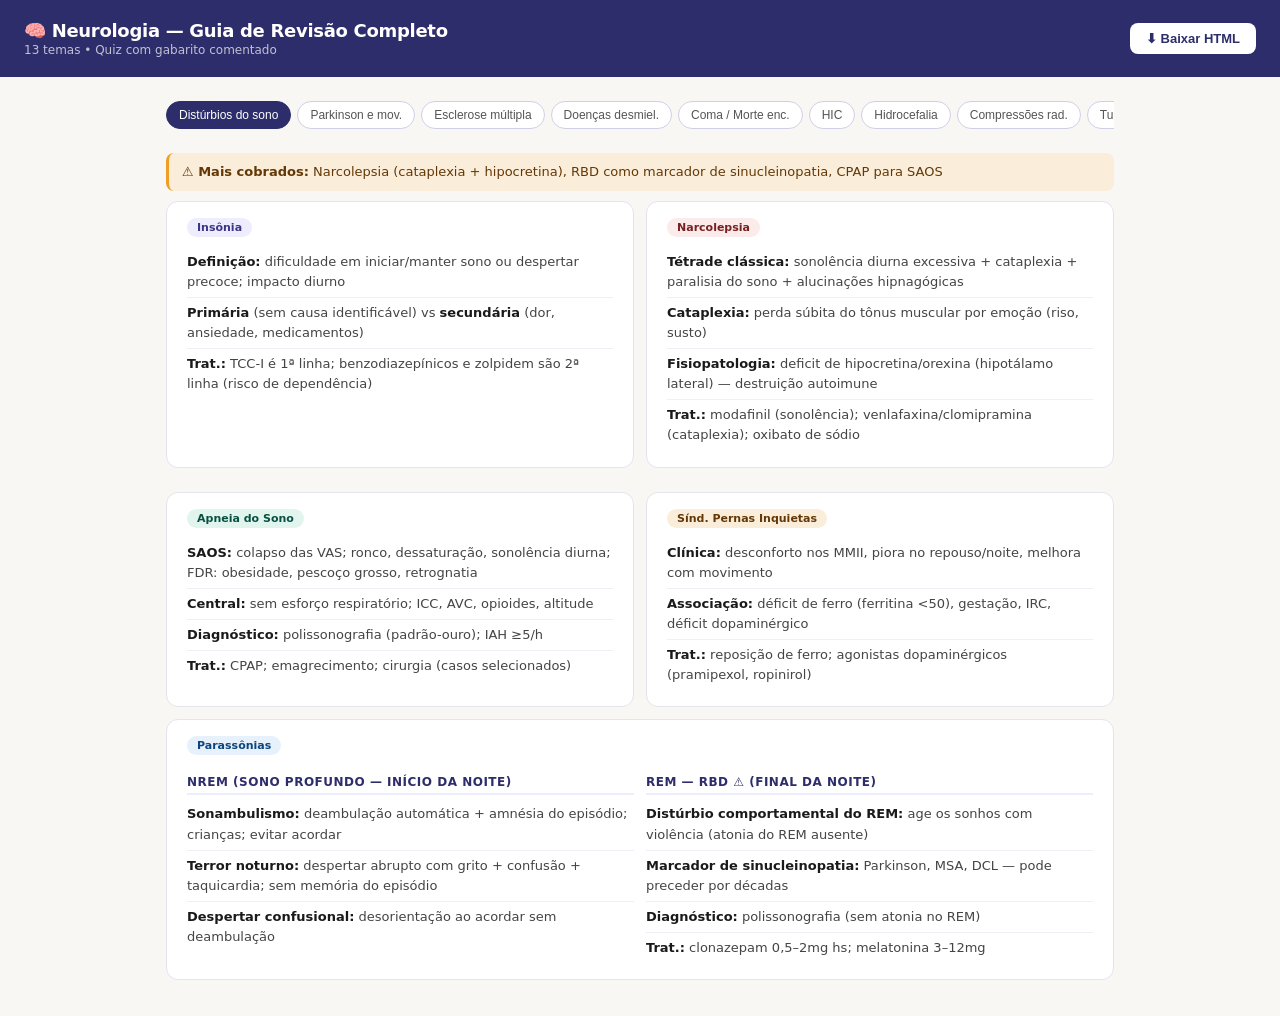
<file: Neuro2.html>
<!DOCTYPE html>
<html lang="pt-BR">
<head>
<meta charset="UTF-8">
<meta name="viewport" content="width=device-width, initial-scale=1.0">
<title>Neurologia — Guia de Revisão Completo</title>
<style>
*{box-sizing:border-box;margin:0;padding:0}
body{font-family:'Segoe UI',system-ui,sans-serif;background:#f8f7f4;color:#1a1a1a;min-height:100vh}
header{background:#2d2d6b;color:#fff;padding:1.25rem 1.5rem;display:flex;align-items:center;justify-content:space-between;flex-wrap:wrap;gap:10px;position:sticky;top:0;z-index:100}
header h1{font-size:18px;font-weight:600;letter-spacing:-.3px}
header p{font-size:12px;opacity:.7;margin-top:2px}
.dl-btn{background:#fff;color:#2d2d6b;border:none;padding:8px 16px;border-radius:8px;font-size:13px;font-weight:600;cursor:pointer;text-decoration:none;display:inline-block}
.dl-btn:hover{background:#eeedfe}
.container{max-width:980px;margin:0 auto;padding:1.5rem 1rem}

/* NAV */
.nav-wrapper{overflow-x:auto;padding-bottom:4px;margin-bottom:1.25rem}
.nav{display:flex;gap:6px;min-width:max-content}
.nav button{font-size:12px;font-weight:500;padding:6px 12px;border-radius:20px;border:1.5px solid #d0cfe8;background:#fff;color:#555;cursor:pointer;white-space:nowrap;transition:all .15s}
.nav button.active{background:#2d2d6b;border-color:#2d2d6b;color:#fff}
.nav button:hover:not(.active){border-color:#9998d0;color:#2d2d6b;background:#eeedfe}

/* SECTIONS */
.section{display:none}
.section.active{display:block;animation:fadeIn .2s}
@keyframes fadeIn{from{opacity:0;transform:translateY(5px)}to{opacity:1;transform:translateY(0)}}

/* CARDS */
.card{background:#fff;border:1px solid #e5e3f0;border-radius:12px;padding:1rem 1.25rem;margin-bottom:12px}
.card-title{font-size:14px;font-weight:600;color:#1a1a1a;margin-bottom:10px;display:flex;align-items:center;gap:8px;flex-wrap:wrap}
.row{display:grid;grid-template-columns:1fr 1fr;gap:12px}
@media(max-width:600px){.row{grid-template-columns:1fr}}
.row3{display:grid;grid-template-columns:1fr 1fr 1fr;gap:12px}
@media(max-width:750px){.row3{grid-template-columns:1fr 1fr}}
@media(max-width:500px){.row3{grid-template-columns:1fr}}

/* ITEMS */
.item{font-size:13px;color:#444;padding:5px 0;border-bottom:1px solid #f0eef8;line-height:1.55}
.item:last-child{border-bottom:none}
.item b,.item strong{color:#1a1a1a;font-weight:600}
.sub{font-size:12px;font-weight:700;color:#2d2d6b;text-transform:uppercase;letter-spacing:.5px;margin:10px 0 4px;padding-bottom:4px;border-bottom:2px solid #eeedfe}

/* BADGES */
.badge{font-size:11px;padding:3px 10px;border-radius:20px;font-weight:600;white-space:nowrap}
.b-purple{background:#eeedfe;color:#3c3489}
.b-teal{background:#e1f5ee;color:#085041}
.b-red{background:#fcebeb;color:#791f1f}
.b-amber{background:#faeeda;color:#633806}
.b-blue{background:#e6f1fb;color:#0c447c}
.b-coral{background:#faece7;color:#712b13}
.b-pink{background:#fbeaf0;color:#72243e}
.b-green{background:#eaf3de;color:#27500a}

/* ALERTS */
.alert{border-radius:8px;padding:9px 13px;font-size:13px;margin-bottom:10px;border-left:3px solid;line-height:1.5}
.alert b,.alert strong{font-weight:700}
.al-red{background:#fcebeb;color:#791f1f;border-color:#e24b4a}
.al-amber{background:#faeeda;color:#633806;border-color:#ef9f27}
.al-teal{background:#e1f5ee;color:#085041;border-color:#1d9e75}
.al-blue{background:#e6f1fb;color:#0c447c;border-color:#378add}
.al-purple{background:#eeedfe;color:#3c3489;border-color:#7f77dd}
.al-green{background:#eaf3de;color:#27500a;border-color:#639922}

/* QUIZ */
.quiz-q{background:#fff;border:1px solid #e5e3f0;border-radius:12px;padding:1.1rem 1.25rem;margin-bottom:14px}
.quiz-q .qnum{font-size:11px;font-weight:700;color:#9998d0;text-transform:uppercase;letter-spacing:.5px;margin-bottom:6px}
.quiz-q .qtext{font-size:14px;font-weight:500;color:#1a1a1a;margin-bottom:10px;line-height:1.5}
.quiz-q .opts{display:flex;flex-direction:column;gap:6px}
.quiz-q .opt{font-size:13px;padding:8px 12px;border-radius:8px;border:1.5px solid #e5e3f0;background:#faf9ff;cursor:pointer;text-align:left;color:#333;transition:all .15s}
.quiz-q .opt:hover:not(:disabled){border-color:#9998d0;background:#eeedfe;color:#2d2d6b}
.opt.correct{background:#e1f5ee!important;border-color:#1d9e75!important;color:#085041!important}
.opt.wrong{background:#fcebeb!important;border-color:#e24b4a!important;color:#791f1f!important}
.opt:disabled{cursor:default}
.explanation{display:none;margin-top:10px;padding:10px 12px;background:#eeedfe;border-radius:8px;font-size:13px;color:#3c3489;line-height:1.55;border-left:3px solid #7f77dd}
.explanation.show{display:block}
.explanation b{font-weight:700}
.quiz-score{background:#2d2d6b;color:#fff;border-radius:12px;padding:1.25rem;text-align:center;margin-bottom:16px;display:none}
.quiz-score h2{font-size:22px;margin-bottom:6px}
.quiz-score p{font-size:14px;opacity:.85}
.quiz-controls{display:flex;gap:10px;margin-bottom:1.25rem;flex-wrap:wrap}
.qbtn{padding:8px 18px;border-radius:8px;border:1.5px solid #2d2d6b;font-size:13px;font-weight:600;cursor:pointer;background:#2d2d6b;color:#fff;transition:all .15s}
.qbtn.outline{background:#fff;color:#2d2d6b}
.qbtn:hover{opacity:.85}

/* TOPIC GRID */
.topic-intro{display:grid;grid-template-columns:repeat(auto-fit,minmax(140px,1fr));gap:8px;margin-bottom:1rem}
.topic-card{background:#fff;border:1px solid #e5e3f0;border-radius:10px;padding:.75rem 1rem;text-align:center;cursor:pointer;transition:all .15s}
.topic-card:hover{border-color:#9998d0;background:#eeedfe}
.topic-card .tc-icon{font-size:20px;margin-bottom:4px}
.topic-card .tc-name{font-size:12px;font-weight:600;color:#2d2d6b}

/* TABLE */
table.neat{width:100%;border-collapse:collapse;font-size:12.5px}
table.neat th{background:#2d2d6b;color:#fff;padding:7px 10px;text-align:left;font-weight:600}
table.neat td{padding:6px 10px;border-bottom:1px solid #f0eef8;color:#333;vertical-align:top}
table.neat tr:nth-child(even) td{background:#faf9ff}

/* PROGRESS */
.prog-bar{height:6px;background:#e5e3f0;border-radius:3px;margin-bottom:1rem;overflow:hidden}
.prog-fill{height:100%;background:#2d2d6b;border-radius:3px;transition:width .4s}
</style>
</head>
<body>

<header>
  <div>
    <h1>🧠 Neurologia — Guia de Revisão Completo</h1>
    <p>13 temas • Quiz com gabarito comentado</p>
  </div>
  <button class="dl-btn" onclick="downloadPage()">⬇ Baixar HTML</button>
</header>

<div class="container">
  <div class="nav-wrapper">
    <div class="nav" id="mainNav">
      <button class="active" onclick="show('sono',this)">Distúrbios do sono</button>
      <button onclick="show('parkinson',this)">Parkinson e mov.</button>
      <button onclick="show('em',this)">Esclerose múltipla</button>
      <button onclick="show('desmiel',this)">Doenças desmiel.</button>
      <button onclick="show('coma',this)">Coma / Morte enc.</button>
      <button onclick="show('hic',this)">HIC</button>
      <button onclick="show('hidro',this)">Hidrocefalia</button>
      <button onclick="show('compressao',this)">Compressões rad.</button>
      <button onclick="show('tumores',this)">Tumores / Disraf.</button>
      <button onclick="show('epilepsia',this)">Epilepsia</button>
      <button onclick="show('avci',this)">AVCi</button>
      <button onclick="show('ela',this)">ELA</button>
      <button onclick="show('demencias',this)">Demências</button>
      <button onclick="show('quiz',this)" style="background:#eeedfe;border-color:#9998d0;color:#2d2d6b">🎯 Quiz</button>
    </div>
  </div>

<!-- ===================== SONO ===================== -->
<div class="section active" id="sono">
  <div class="alert al-amber"><strong>⚠️ Mais cobrados:</strong> Narcolepsia (cataplexia + hipocretina), RBD como marcador de sinucleinopatia, CPAP para SAOS</div>
  <div class="row">
    <div class="card">
      <div class="card-title"><span class="badge b-purple">Insônia</span></div>
      <div class="item"><strong>Definição:</strong> dificuldade em iniciar/manter sono ou despertar precoce; impacto diurno</div>
      <div class="item"><strong>Primária</strong> (sem causa identificável) vs <strong>secundária</strong> (dor, ansiedade, medicamentos)</div>
      <div class="item"><strong>Trat.:</strong> TCC-I é 1ª linha; benzodiazepínicos e zolpidem são 2ª linha (risco de dependência)</div>
    </div>
    <div class="card">
      <div class="card-title"><span class="badge b-red">Narcolepsia</span></div>
      <div class="item"><strong>Tétrade clássica:</strong> sonolência diurna excessiva + cataplexia + paralisia do sono + alucinações hipnagógicas</div>
      <div class="item"><strong>Cataplexia:</strong> perda súbita do tônus muscular por emoção (riso, susto)</div>
      <div class="item"><strong>Fisiopatologia:</strong> deficit de hipocretina/orexina (hipotálamo lateral) — destruição autoimune</div>
      <div class="item"><strong>Trat.:</strong> modafinil (sonolência); venlafaxina/clomipramina (cataplexia); oxibato de sódio</div>
    </div>
    <div class="card">
      <div class="card-title"><span class="badge b-teal">Apneia do Sono</span></div>
      <div class="item"><strong>SAOS:</strong> colapso das VAS; ronco, dessaturação, sonolência diurna; FDR: obesidade, pescoço grosso, retrognatia</div>
      <div class="item"><strong>Central:</strong> sem esforço respiratório; ICC, AVC, opioides, altitude</div>
      <div class="item"><strong>Diagnóstico:</strong> polissonografia (padrão-ouro); IAH ≥5/h</div>
      <div class="item"><strong>Trat.:</strong> CPAP; emagrecimento; cirurgia (casos selecionados)</div>
    </div>
    <div class="card">
      <div class="card-title"><span class="badge b-amber">Sínd. Pernas Inquietas</span></div>
      <div class="item"><strong>Clínica:</strong> desconforto nos MMII, piora no repouso/noite, melhora com movimento</div>
      <div class="item"><strong>Associação:</strong> déficit de ferro (ferritina &lt;50), gestação, IRC, déficit dopaminérgico</div>
      <div class="item"><strong>Trat.:</strong> reposição de ferro; agonistas dopaminérgicos (pramipexol, ropinirol)</div>
    </div>
  </div>
  <div class="card">
    <div class="card-title"><span class="badge b-blue">Parassônias</span></div>
    <div class="row">
      <div>
        <div class="sub">NREM (sono profundo — início da noite)</div>
        <div class="item"><strong>Sonambulismo:</strong> deambulação automática + amnésia do episódio; crianças; evitar acordar</div>
        <div class="item"><strong>Terror noturno:</strong> despertar abrupto com grito + confusão + taquicardia; sem memória do episódio</div>
        <div class="item"><strong>Despertar confusional:</strong> desorientação ao acordar sem deambulação</div>
      </div>
      <div>
        <div class="sub">REM — RBD ⚠️ (final da noite)</div>
        <div class="item"><strong>Distúrbio comportamental do REM:</strong> age os sonhos com violência (atonia do REM ausente)</div>
        <div class="item"><strong>Marcador de sinucleinopatia:</strong> Parkinson, MSA, DCL — pode preceder por décadas</div>
        <div class="item"><strong>Diagnóstico:</strong> polissonografia (sem atonia no REM)</div>
        <div class="item"><strong>Trat.:</strong> clonazepam 0,5–2mg hs; melatonina 3–12mg</div>
      </div>
    </div>
  </div>
</div>

<!-- ===================== PARKINSON ===================== -->
<div class="section" id="parkinson">
  <div class="alert al-red"><strong>🚨 Tríade TRB:</strong> Tremor de repouso + Rigidez em roda dentada + Bradicinesia. Instabilidade postural = 4º sinal (tardia)</div>
  <div class="card">
    <div class="card-title"><span class="badge b-purple">Fisiopatologia</span></div>
    <div class="item"><strong>Lesão:</strong> degeneração dos neurônios dopaminérgicos da <strong>substância negra pars compacta</strong></div>
    <div class="item"><strong>Achado histopatológico:</strong> corpos de Lewy (inclusões intracitoplasmáticas de alfa-sinucleína)</div>
    <div class="item">Sintomas aparecem com &gt;60–70% de perda neuronal; via nigroestriatal comprometida</div>
  </div>
  <div class="row">
    <div class="card">
      <div class="card-title"><span class="badge b-red">Sintomas Motores</span></div>
      <div class="item"><strong>Tremor de repouso:</strong> 4–6 Hz, "pílula rolante/conta-moedas", assimétrico, melhora com ação voluntária</div>
      <div class="item"><strong>Rigidez:</strong> "roda dentada" (com tremor) ou "cano de chumbo" (sem tremor); resistência ao movimento passivo</div>
      <div class="item"><strong>Bradicinesia:</strong> lentidão + micrografia + hipomimia + hipofonia + disfagia</div>
      <div class="item"><strong>Instabilidade postural:</strong> Pull Test positivo (cai para trás sem correção)</div>
      <div class="item"><strong>Marcha festinante:</strong> passos curtos rápidos, freezing, diminuição balanço braços</div>
    </div>
    <div class="card">
      <div class="card-title"><span class="badge b-blue">Sintomas Não-Motores (pré-motores)</span></div>
      <div class="item"><strong>Anosmia</strong> — sintoma pré-motor mais precoce</div>
      <div class="item"><strong>Constipação</strong> — precede em anos</div>
      <div class="item"><strong>RBD</strong> — distúrbio sono REM; age sonhos</div>
      <div class="item"><strong>Depressão e ansiedade</strong></div>
      <div class="item"><strong>Demência</strong> — tardia (DCL se precoce)</div>
      <div class="item"><strong>Disautonomia:</strong> hipotensão ortostática, sialorreia</div>
    </div>
  </div>
  <div class="card">
    <div class="card-title"><span class="badge b-teal">Tratamento</span></div>
    <div class="row">
      <div>
        <div class="sub">1ª linha</div>
        <div class="item"><strong>Levodopa + carbidopa:</strong> mais eficaz; carbidopa inibe DDC periférica → ↑levodopa central; tomar 30min antes das refeições</div>
        <div class="item"><strong>Agonistas dopaminérgicos:</strong> pramipexol, ropinirol; preferir em jovens (&lt;60a); risco: compulsões, sonolência</div>
      </div>
      <div>
        <div class="sub">Adjuvantes e cirúrgico</div>
        <div class="item"><strong>MAO-B:</strong> rasagilina, selegilina → ↓catabolismo da dopamina</div>
        <div class="item"><strong>COMT:</strong> entacapona, tolcapona → prolongam ação da levodopa (usar em wearing off)</div>
        <div class="item"><strong>DBS (estimulação cerebral profunda):</strong> núcleo subtalâmico; flutuações/discinesias refratárias</div>
      </div>
    </div>
  </div>
  <div class="card">
    <div class="card-title"><span class="badge b-amber">Complicações da Levodopa e Outros Distúrbios do Movimento</span></div>
    <div class="item"><strong>Wearing off:</strong> fim do efeito antes da próxima dose; trat: COMT, MAO-B, aumentar doses</div>
    <div class="item"><strong>Discinesias:</strong> movimentos involuntários no pico do efeito; trat: amantadina, reduzir dose</div>
    <div class="item"><strong>Tremor essencial:</strong> postural/cinético bilateral, melhora com álcool; trat: propranolol, primidona</div>
    <div class="item"><strong>Huntington:</strong> autossômica dominante; ↑CAG no cromossomo 4; coréia + demência + psiquiatria; antecipação genética</div>
    <div class="item"><strong>Distonia:</strong> contrações sustentadas; focal (torcicolo espasmódico) → toxina botulínica; generalizada → anticolinérgicos</div>
    <div class="item"><strong>Parkinsonismos atípicos (PSP/MSA/DCB):</strong> não respondem a levodopa; queda precoce (PSP), disautonomia grave (MSA)</div>
  </div>
</div>

<!-- ===================== EM ===================== -->
<div class="section" id="em">
  <div class="alert al-blue"><strong>📌 Critérios de McDonald:</strong> disseminação no espaço (≥2 lesões) + no tempo (≥2 momentos) ou bandas oligoclonais</div>
  <div class="row">
    <div class="card">
      <div class="card-title"><span class="badge b-purple">Epidemiologia e Patologia</span></div>
      <div class="item"><strong>Doença:</strong> autoimune inflamatória desmielinizante do SNC (oligodendrócitos atacados)</div>
      <div class="item"><strong>Pico:</strong> 20–40 anos; mulheres (2:1); raça branca, zonas de clima temperado</div>
      <div class="item"><strong>Lesões:</strong> desmielinização + gliose (cicatriz) + perda axonal (irreversível)</div>
      <div class="item"><strong>Locais típicos:</strong> periventricular, corpo caloso, nervo óptico, tronco, medula</div>
    </div>
    <div class="card">
      <div class="card-title"><span class="badge b-blue">Formas Clínicas</span></div>
      <div class="item"><strong>RR (Remitente-Recorrente):</strong> 85%; surtos com remissão total ou parcial; forma mais comum</div>
      <div class="item"><strong>SP (Sec. Progressiva):</strong> progressão após fase RR; perda de funcionalidade acumulada</div>
      <div class="item"><strong>PP (Prim. Progressiva):</strong> 15%; progressão desde o início; homens = mulheres; mielite progressiva</div>
      <div class="item"><strong>Sínd. Clínica Isolada (SCI):</strong> 1º evento; risco de EM se lesões na RM</div>
    </div>
  </div>
  <div class="card">
    <div class="card-title"><span class="badge b-red">Apresentações Clínicas Típicas</span></div>
    <div class="row">
      <div>
        <div class="item"><strong>Neurite óptica:</strong> dor à movimentação ocular + embaçamento + escotoma central + DPAR; unilateral; 1ª manifestação em 25%</div>
        <div class="item"><strong>Mielite transversa:</strong> nível sensitivo + paraparesia + bexiga neurogênica; incompleta na EM</div>
        <div class="item"><strong>OIN (Oftalmoplegia internuclear):</strong> lesão do FML; adução ipsilateral prejudicada + nistagmo no olho contralateral em abdução</div>
      </div>
      <div>
        <div class="item"><strong>Sinal de Lhermitte:</strong> descarga elétrica pela coluna ao fletir o pescoço (lesão cordão dorsal cervical)</div>
        <div class="item"><strong>Fenômeno de Uhthoff:</strong> piora temporária com calor (banho quente, febre, exercício) — NÃO é surto novo!</div>
        <div class="item"><strong>Fadiga:</strong> sintoma mais frequente e incapacitante</div>
        <div class="item"><strong>Trigeminalgia:</strong> pode ser apresentação de EM em jovem</div>
      </div>
    </div>
  </div>
  <div class="card">
    <div class="card-title"><span class="badge b-teal">Diagnóstico</span></div>
    <div class="item"><strong>RM:</strong> lesões hiperintensas em T2/FLAIR; "dedos de Dawson" (corpo caloso, perpendiculares ao ventrículo); gadolínio marca lesão ativa (quebra de BHE)</div>
    <div class="item"><strong>LCR:</strong> bandas oligoclonais de IgG (90%); índice de IgG elevado; pleocitose leve (&lt;50 células)</div>
    <div class="item"><strong>PEV:</strong> latência aumentada mesmo sem sintomas visuais ativos (neurite óptica subclínica)</div>
  </div>
  <div class="card">
    <div class="card-title"><span class="badge b-amber">Tratamento</span></div>
    <div class="item"><strong>Surto agudo:</strong> metilprednisolona IV 1 g/dia × 3–5 dias (acelera recuperação, não muda prognóstico a longo prazo)</div>
    <div class="item"><strong>Eficácia moderada (1ª linha RR):</strong> interferon-β, acetato de glatiramer</div>
    <div class="item"><strong>Alta eficácia:</strong> natalizumabe (anti-VLA-4; risco LMP por JC vírus), fingolimode, ocrelizumabe (anti-CD20 — também para PP)</div>
    <div class="item"><strong>Sintomático:</strong> baclofeno (espasticidade), amantadina (fadiga), oxibutinina (bexiga neurogênica)</div>
  </div>
</div>

<!-- ===================== DESMIELINIZANTES ===================== -->
<div class="section" id="desmiel">
  <div class="alert al-amber"><strong>⚠️ NMOSD:</strong> anti-AQP4 + mielite ≥3 seg = mais grave que EM. SGB: corticoide NÃO tem papel!</div>
  <div class="card">
    <div class="card-title"><span class="badge b-red">NMOSD — Neuromielite Óptica (Devic)</span></div>
    <div class="row">
      <div>
        <div class="item"><strong>Anticorpo:</strong> anti-AQP4 (aquaporina-4); anti-MOG em forma séronegativa</div>
        <div class="item"><strong>Clínica:</strong> neurite óptica bilateral grave (cegueira) + mielite extensa (≥3 segmentos medulares)</div>
        <div class="item"><strong>RM medula:</strong> lesão central longitudinal ≥3 segmentos; ao contrário da EM (&lt;2 seg, periférica)</div>
      </div>
      <div>
        <div class="item"><strong>Diferencial com EM:</strong> lesões cerebrais menos típicas, LCR pode ter pleocitose maior, pior prognóstico</div>
        <div class="item"><strong>Trat. surto:</strong> pulsoterapia IV + plasmaférese (mais agressivo que EM)</div>
        <div class="item"><strong>Manutenção:</strong> azatioprina, rituximabe, inebilizumabe, satralizumabe</div>
      </div>
    </div>
  </div>
  <div class="card">
    <div class="card-title"><span class="badge b-blue">ADEM — Encefalomielite Disseminada Aguda</span></div>
    <div class="item"><strong>Gatilho:</strong> pós-infecciosa (1–4 sem) ou pós-vacinal; mais em crianças</div>
    <div class="item"><strong>Clínica:</strong> encefalopatia aguda + déficits multifocais; <strong>monofásica</strong> (diferencia de EM)</div>
    <div class="item"><strong>RM:</strong> lesões extensas, assimétricas, bilaterais de substância branca; podem poupar corpo caloso (diferente da EM)</div>
    <div class="item"><strong>Trat.:</strong> corticosteroide IV; IVIG ou plasmaférese nos refratários; bom prognóstico em crianças</div>
  </div>
  <div class="card">
    <div class="card-title"><span class="badge b-purple">Síndrome de Guillain-Barré (SGB)</span></div>
    <div class="row">
      <div>
        <div class="item"><strong>Mecanismo:</strong> polirradiculoneuropatia desmielinizante pós-infecciosa; mimetismo molecular (C. jejuni, CMV, EBV, influenza, SARS-CoV-2)</div>
        <div class="item"><strong>Clínica:</strong> fraqueza progressiva ascendente + arreflexia; pico em ≤4 semanas; pode comprometer nervos cranianos e respiração</div>
        <div class="item"><strong>LCR:</strong> dissociação albumino-citológica (↑proteína + celularidade normal) — aparece após 1ª semana</div>
        <div class="item"><strong>ENMG:</strong> desmielinização (↓VCN, bloqueio de condução); axonal nas formas AMAN/AMSAN</div>
      </div>
      <div>
        <div class="item"><strong>AIDP:</strong> forma mais comum; desmielinizante</div>
        <div class="item"><strong>AMAN/AMSAN:</strong> axonais; associadas a C. jejuni; anti-GM1, anti-GD1a</div>
        <div class="item"><strong>Miller-Fisher:</strong> OFtalmoplegia + Ataxia + Arreflexia; anti-GQ1b; forma regional benigna</div>
        <div class="item"><strong>Trat.:</strong> IVIG 0,4g/kg/dia × 5d ou plasmaférese (5 sessões); <strong>corticoide NÃO tem papel!</strong></div>
        <div class="item"><strong>Monitorar:</strong> CVF (VNI/IOT se &lt;20mL/kg), deglutição, autonômico</div>
      </div>
    </div>
  </div>
</div>

<!-- ===================== COMA ===================== -->
<div class="section" id="coma">
  <div class="alert al-red"><strong>🚨 Tríade de Cushing:</strong> HAS + Bradicardia + Irregularidade respiratória = herniação iminente — agir IMEDIATAMENTE</div>
  <div class="card">
    <div class="card-title"><span class="badge b-purple">Escala de Coma de Glasgow (ECG) — mínimo 3, máximo 15</span></div>
    <div class="row3">
      <div>
        <div class="sub">Abertura ocular (1–4)</div>
        <div class="item">4 — Espontânea</div>
        <div class="item">3 — Ao comando verbal</div>
        <div class="item">2 — À dor</div>
        <div class="item">1 — Nenhuma</div>
      </div>
      <div>
        <div class="sub">Resposta verbal (1–5)</div>
        <div class="item">5 — Orientado</div>
        <div class="item">4 — Confuso</div>
        <div class="item">3 — Palavras inapropriadas</div>
        <div class="item">2 — Sons inespecíficos</div>
        <div class="item">1 — Nenhuma</div>
      </div>
      <div>
        <div class="sub">Resposta motora (1–6)</div>
        <div class="item">6 — Obedece comandos</div>
        <div class="item">5 — Localiza a dor</div>
        <div class="item">4 — Retirada inespecífica</div>
        <div class="item">3 — Flexão (decorticação)</div>
        <div class="item">2 — Extensão (descerebração)</div>
        <div class="item">1 — Nenhuma</div>
      </div>
    </div>
    <div class="alert al-blue" style="margin-top:10px"><strong>Decorticação (flexão):</strong> lesão hemisférica/cápsula interna | <strong>Descerebração (extensão):</strong> lesão de tronco → pior prognóstico</div>
  </div>
  <div class="row">
    <div class="card">
      <div class="card-title"><span class="badge b-amber">Padrões Respiratórios</span></div>
      <div class="item"><strong>Cheyne-Stokes:</strong> crescendo-decrescendo com apneia; lesão hemisférica/diencéfalo</div>
      <div class="item"><strong>Hiperpneia central neurogênica:</strong> rápida e regular; lesão mesencéfalo</div>
      <div class="item"><strong>Apnêustica:</strong> pausa longa na inspiração; lesão da ponte</div>
      <div class="item"><strong>Atáxica (Biot):</strong> irregular e caótica; lesão bulbar — iminência de PCR!</div>
    </div>
    <div class="card">
      <div class="card-title"><span class="badge b-blue">Estados de Consciência Alterada</span></div>
      <div class="item"><strong>Estado vegetativo:</strong> ciclos sono-vigília presentes; sem consciência do ambiente; sem resposta significativa</div>
      <div class="item"><strong>Estado minimamente consciente:</strong> evidência mínima e inconsistente de consciência; resposta reprodutível a comandos</div>
      <div class="item"><strong>Locked-in:</strong> lesão da ponte (trato corticoespinhal + bulboespinhal); tetraplegia + anartria; <strong>CONSCIÊNCIA PRESERVADA</strong>; comunica pelos olhos (vertical)</div>
    </div>
  </div>
  <div class="card">
    <div class="card-title"><span class="badge b-red">Morte Encefálica</span></div>
    <div class="row">
      <div>
        <div class="sub">Pré-requisitos</div>
        <div class="item">Causa conhecida e irreversível documentada</div>
        <div class="item">Excluir: hipotermia (&lt;35°C), drogas depressoras, distúrbios metabólicos graves, PA instável</div>
      </div>
      <div>
        <div class="sub">Critérios clínicos</div>
        <div class="item">Ausência de resposta motora ao estímulo</div>
        <div class="item">Ausência de reflexos de tronco: fotomotor, córneopalpebral, óculo-cefálico, óculo-vestibular (calórico), tosse</div>
        <div class="item"><strong>Teste de apneia:</strong> pCO₂ ≥60 mmHg sem esforço respiratório</div>
      </div>
      <div>
        <div class="sub">Confirmatórios (Brasil — obrigatórios)</div>
        <div class="item">EEG — silêncio elétrico cerebral</div>
        <div class="item">Doppler transcraniano (DTC)</div>
        <div class="item">Angiografia cerebral (padrão-ouro)</div>
        <div class="item">PEAT (potencial evocado auditivo de tronco)</div>
      </div>
      <div>
        <div class="sub">Protocolo Brasil</div>
        <div class="item">2 avaliações por médicos distintos (≠ equipe de transplante)</div>
        <div class="item">Intervalo entre avaliações: &gt;7 dias (RN); &gt;24h (1–2 meses); &gt;12h (2m–2a); &gt;6h (&gt;2 anos)</div>
      </div>
    </div>
  </div>
</div>

<!-- ===================== HIC ===================== -->
<div class="section" id="hic">
  <div class="alert al-red"><strong>🚨 Tríade de Cushing:</strong> HAS + Bradicardia + Irregularidade resp. = herniação iminente. Midríase unilateral = herniação uncal até prova em contrário!</div>
  <div class="row">
    <div class="card">
      <div class="card-title"><span class="badge b-purple">Fundamentos</span></div>
      <div class="item"><strong>PIC normal:</strong> 5–15 mmHg (adulto em decúbito); HIC: &gt;20 mmHg</div>
      <div class="item"><strong>Doutrina de Monro-Kellie:</strong> encéfalo + LCR + sangue = constante; ↑qualquer componente → ↑PIC</div>
      <div class="item"><strong>PPC = PAM − PIC</strong> (alvo: 50–70 mmHg); PPC &lt;50 → isquemia cerebral</div>
      <div class="item"><strong>Causas:</strong> trauma (hematoma, edema), AVE, tumor, meningite, hidrocefalia, pseudotumor cerebri</div>
    </div>
    <div class="card">
      <div class="card-title"><span class="badge b-red">Manifestações Clínicas</span></div>
      <div class="item"><strong>Cefaleia:</strong> piora pela manhã, piora com Valsalva/tosse; progressiva</div>
      <div class="item"><strong>Vômitos:</strong> em jato, sem náusea precedente</div>
      <div class="item"><strong>Papiledema:</strong> sinal mais específico — edema do disco óptico à fundoscopia; pode levar a perda visual</div>
      <div class="item"><strong>Diplopia:</strong> paralisia do VI par (sinal de falsa localização — nervo tem trajeto longo)</div>
      <div class="item"><strong>Alteração de consciência:</strong> sinal tardio de HIC grave</div>
    </div>
  </div>
  <div class="card">
    <div class="card-title"><span class="badge b-red">Síndromes de Herniação</span></div>
    <table class="neat">
      <tr><th>Tipo</th><th>Mecanismo</th><th>Clínica</th></tr>
      <tr><td><strong>Uncal (transtentorial)</strong></td><td>Uncus comprime III par e pedúnculo cerebral</td><td>Midríase ipsilateral + hemiplegia contralateral (→ sinal de Kernohan: hemiplegia ipsilateral se pedúnculo oposto comprimido)</td></tr>
      <tr><td><strong>Central</strong></td><td>Bilateral, descendente, tronco comprimido</td><td>Alteração de consciência, pupilas mióticas simétricas, depois midriáticas</td></tr>
      <tr><td><strong>Subfalcina</strong></td><td>Giro cíngulo sob a foice do cérebro</td><td>Comprime ACA → fraqueza de MMII contralateral</td></tr>
      <tr><td><strong>Tonsilar (amigdaliana)</strong></td><td>Tonsila cerebelar no forame magno</td><td>Comprime bulbo → apneia → PCR; punção lombar contraindicada!</td></tr>
    </table>
  </div>
  <div class="card">
    <div class="card-title"><span class="badge b-teal">Tratamento da HIC</span></div>
    <div class="item"><strong>Posicionamento:</strong> cabeceira 30°, cabeça em posição neutra (evitar compressão jugular)</div>
    <div class="item"><strong>Osmoterapia:</strong> manitol 20% (0,25–1 g/kg IV em bolus) ou solução salina hipertônica (NaCl 3%); objetivo: osmolaridade 300–320 mOsm</div>
    <div class="item"><strong>Hiperventilação:</strong> pCO₂ alvo 35 mmHg → vasoconstrição → ↓PIC; medida de EMERGÊNCIA temporária (máx 30 min)</div>
    <div class="item"><strong>Corticoide:</strong> dexametasona eficaz apenas para edema vasogênico tumoral; NÃO usar em trauma craniano ou AVE isquêmico</div>
    <div class="item"><strong>Cirúrgico:</strong> DVE (derivação ventricular externa), craniectomia descompressiva, evacuação de hematoma</div>
    <div class="item"><strong>Metas sistêmicas:</strong> normotermia, normoglicemia (70–180), PaO₂ &gt;60mmHg, sedação/analgesia adequada</div>
  </div>
</div>

<!-- ===================== HIDROCEFALIA ===================== -->
<div class="section" id="hidro">
  <div class="alert al-teal"><strong>📌 Tríade de Hakim-Adams:</strong> Marcha magnética + Memória (demência subcortical) + Micção (incontinência) = HPN</div>
  <div class="card">
    <div class="card-title"><span class="badge b-purple">Classificação</span></div>
    <div class="row">
      <div>
        <div class="sub">Obstrutiva (não-comunicante)</div>
        <div class="item">Obstrução dentro do sistema ventricular</div>
        <div class="item">Locais comuns: aqueduto de Sylvius, forame de Monro</div>
        <div class="item">Causas: estenose congênita, tumores, sangramento intraventricular</div>
        <div class="item">Ventrículo a montante da obstrução dilata</div>
      </div>
      <div>
        <div class="sub">Comunicante</div>
        <div class="item">Obstrução após saída do sistema ventricular</div>
        <div class="item">Local: granulações aracnóideas (reabsorção do LCR)</div>
        <div class="item">Causas: meningite, HSA, carcinomatose meníngea</div>
        <div class="item">Todos os ventrículos dilatam</div>
      </div>
    </div>
    <div class="item" style="margin-top:8px"><strong>Ex-vacuo:</strong> dilatação ventricular por atrofia cerebral (Alzheimer, etc.); PIC NORMAL; não é hidrocefalia verdadeira; não tratar</div>
  </div>
  <div class="card">
    <div class="card-title"><span class="badge b-blue">Hidrocefalia de Pressão Normal (HPN)</span></div>
    <div class="item"><strong>Tríade de Hakim-Adams — em ordem de surgimento:</strong></div>
    <div class="item">1. <strong>Marcha:</strong> passos curtos e largos, "magnética" (como se os pés estivessem colados ao chão), instabilidade — sinal mais precoce</div>
    <div class="item">2. <strong>Memória:</strong> demência subcortical, lentidão, dificuldade de atenção — sinal mais variável</div>
    <div class="item">3. <strong>Micção:</strong> incontinência urinária (imperiosidade), urgência — sinal mais tardio</div>
    <div class="item"><strong>Diagnóstico:</strong> PIC normal na PL + melhora clínica após retirada de 30–50 mL de LCR (tap test / teste de Miller)</div>
    <div class="item"><strong>Tratamento:</strong> DVP (derivação ventrículo-peritoneal); melhora mais evidente na marcha</div>
  </div>
  <div class="card">
    <div class="card-title"><span class="badge b-amber">Hidrocefalia Congênita e Tratamento Geral</span></div>
    <div class="item"><strong>Causa congênita mais comum:</strong> estenose do aqueduto de Sylvius</div>
    <div class="item"><strong>Clínica em lactentes:</strong> macrocefalia progressiva, fontanela abaulada, veias do couro cabeludo dilatadas, "sinal do sol poente" (olhar para baixo com esclera visível), irritabilidade</div>
    <div class="item"><strong>DVP:</strong> mais utilizada; drena ventrículo → peritônio; complicações: infecção, obstrução, hematoma subdural</div>
    <div class="item"><strong>ETV (ventriculostomia do 3º ventrículo):</strong> alternativa para obstrutiva; faz comunicação para cisternas basais; evita shunt</div>
  </div>
</div>

<!-- ===================== COMPRESSÃO ===================== -->
<div class="section" id="compressao">
  <div class="alert al-red"><strong>🚨 Sínd. da cauda equina = emergência cirúrgica!</strong> Anestesia em sela + retenção urinária → descompressão em &lt;24–48h preserva função esfincteriana</div>
  <div class="card">
    <div class="card-title"><span class="badge b-purple">Síndromes Medulares</span></div>
    <table class="neat">
      <tr><th>Síndrome</th><th>Causa</th><th>Ipsilateral</th><th>Contralateral</th></tr>
      <tr><td><strong>Brown-Séquard</strong></td><td>Hemisecção medular (trauma penetrante)</td><td>↓Força (CST) + ↓Propriocepção/vibração (CD)</td><td>↓Dor e temperatura (EST) — 1–2 níveis abaixo</td></tr>
      <tr><td><strong>Artéria espinhal anterior</strong></td><td>Trombose, dissecção aórtica</td><td colspan="2"><strong>Bilateral:</strong> ↓Força + ↓Dor/temp; Propriocepção PRESERVADA (CD preservada)</td></tr>
      <tr><td><strong>Central da medula</strong></td><td>Trauma hiperextensão em canal estenótico (idosos)</td><td colspan="2">MMSS &gt; MMII; disfunção vesical; déficits sensitivos variáveis</td></tr>
      <tr><td><strong>Cone medular (L1–L2)</strong></td><td>Trauma, tumor</td><td colspan="2">Mix NMS + NMI; disfunção esfincteriana precoce e proeminente</td></tr>
      <tr><td><strong>Cauda equina (&gt;L2)</strong></td><td>Hérnia discal, tumor, estenose</td><td colspan="2">NMI puro; paraparesia flácida + arreflexia + anestesia em sela (S3–S5) + retenção urinária</td></tr>
    </table>
  </div>
  <div class="card">
    <div class="card-title"><span class="badge b-blue">Dermátomos Essenciais</span></div>
    <div class="row">
      <div>
        <div class="item"><strong>C5:</strong> ombro / deltóide</div>
        <div class="item"><strong>C6:</strong> polegar e indicador; reflexo bicipital</div>
        <div class="item"><strong>C7:</strong> dedo médio; reflexo tricipital</div>
        <div class="item"><strong>C8:</strong> dedo mínimo e anular</div>
        <div class="item"><strong>T4:</strong> mamilo</div>
        <div class="item"><strong>T10:</strong> umbigo</div>
      </div>
      <div>
        <div class="item"><strong>L2–L3:</strong> face anterior coxa / virilha</div>
        <div class="item"><strong>L4:</strong> face medial da perna e pé; reflexo patelar</div>
        <div class="item"><strong>L5:</strong> dorso do pé, hálux, face lateral da perna</div>
        <div class="item"><strong>S1:</strong> calcâneo, maléolo lateral, planta lateral; reflexo aquileu</div>
        <div class="item"><strong>S3–S5:</strong> períneo (sela) — perda = alarme da cauda equina</div>
      </div>
    </div>
  </div>
  <div class="card">
    <div class="card-title"><span class="badge b-amber">Causas e Conduta</span></div>
    <div class="item"><strong>Degenerativas:</strong> hérnia de disco, espondilose, canal estenótico — mais comuns</div>
    <div class="item"><strong>Tumorais:</strong> metástases vertebrais (mama, pulmão, próstata = BIG 3) &gt; tumores primários; mieloma</div>
    <div class="item"><strong>Infecciosas/vasculares:</strong> abscesso epidural (febre + dor lombar + déficit = tríade), hematoma epidural (anticoagulados, pós-punção)</div>
    <div class="item"><strong>Diagnóstico:</strong> RM de urgência — exame de escolha para avaliar medula e raízes</div>
    <div class="item"><strong>Tratamento:</strong> dexametasona 10 mg IV imediato + descompressão cirúrgica (idealmente &lt;24h do início dos déficits)</div>
  </div>
</div>

<!-- ===================== TUMORES ===================== -->
<div class="section" id="tumores">
  <div class="alert al-blue"><strong>📌</strong> Metástases &gt; tumores primários em adultos. Em crianças: fossa posterior predomina. Sempre suspeitar se crise focal &gt;30 anos</div>
  <div class="row">
    <div class="card">
      <div class="card-title"><span class="badge b-red">Tumores — Adultos</span></div>
      <div class="item"><strong>Glioblastoma (GBM, grau IV WHO):</strong> mais comum tumor maligno primário; IDH selvagem; RM: necrose central + realce em anel; trat.: cirurgia + RT + temozolomida (protocolo de Stupp)</div>
      <div class="item"><strong>Meningioma:</strong> origem nas células aracnóideas; extraaxial; benigno; trat.: cirurgia ou radiocirurgia (Gamma Knife)</div>
      <div class="item"><strong>Metástases:</strong> pulmão &gt; mama &gt; melanoma &gt; rim &gt; cólon; junção córtico-medular; realce em anel; podem ser múltiplas</div>
      <div class="item"><strong>Schwannoma vestibular:</strong> APC (ângulo ponto-cerebelar); bilateral = NF2; perda auditiva + zumbido + vertigem</div>
      <div class="item"><strong>Linfoma primário do SNC:</strong> periventricular; imunossuprimidos; realce homogêneo; responde a MTX/corticoide</div>
    </div>
    <div class="card">
      <div class="card-title"><span class="badge b-purple">Tumores — Crianças</span></div>
      <div class="item"><strong>Meduloblastoma:</strong> mais comum maligno infantil; vermis cerebelar; dissemina por LCR ("gotas de neve"); trat.: cirurgia + RT crânio-espinhal + QT</div>
      <div class="item"><strong>Astrocitoma pilocítico (grau I):</strong> mais comum geral em crianças; cerebelo; benign; cisto com nódulo mural; BRAF V600E; curado com cirurgia</div>
      <div class="item"><strong>Ependimoma:</strong> assoalho do 4º ventrículo; criança; obstrução do LCR; ressecção difícil</div>
      <div class="item"><strong>Craniofaringioma:</strong> selar/suprasselar; calcificações; déficits hormonais + hemianopsia bitemporal (compressão do quiasma óptico)</div>
    </div>
  </div>
  <div class="card">
    <div class="card-title"><span class="badge b-teal">Disrafismos — Defeitos do Fechamento do Tubo Neural (4ª semana)</span></div>
    <div class="alert al-amber" style="margin-bottom:10px"><strong>Prevenção:</strong> ácido fólico 400 mcg/dia periconcepcional (iniciar 1–3 meses antes da concepção)</div>
    <div class="row">
      <div>
        <div class="item"><strong>Espinha bífida oculta:</strong> defeito apenas do arco vertebral; sem hérnia; assintomática; marca cutânea (fosseta, tufo de pelos, mancha). Pode ter médula presa</div>
        <div class="item"><strong>Meningocele:</strong> hérnia de meninges + LCR (sem tecido neural); bom prognóstico; correção cirúrgica eletiva</div>
        <div class="item"><strong>Mielomeningocele:</strong> mais grave; hérnia de meninges + medula/raízes; paraplegia, bexiga neurogênica; <strong>Chiari II</strong> (tonsila + vermis herniados); hidrocefalia em 90%; correção cirúrgica neonatal precoce (ou intraútero)</div>
      </div>
      <div>
        <div class="item"><strong>Anencefalia:</strong> ausência de hemisférios + calota craniana; incompatível com vida extrauterina</div>
        <div class="item"><strong>Encefalocele:</strong> hérnia do tecido cerebral por defeito do crânio; occipital (mais comum no ocidente)</div>
        <div class="item"><strong>Médula presa (tethered cord):</strong> medula fixada por lipoma, filum espessado ou tecido fibroso; progressão de déficits neurológicos com crescimento; trat.: cirurgia de desancoramento</div>
        <div class="item"><strong>Diagnóstico pré-natal:</strong> ↑alfafetoproteína (soro materno/LA) + USG morfológico de 2º trimestre</div>
      </div>
    </div>
  </div>
</div>

<!-- ===================== EPILEPSIA ===================== -->
<div class="section" id="epilepsia">
  <div class="alert al-red"><strong>🚨 Status epilepticus:</strong> crise &gt;5 min ou ≥2 sem recuperação → emergência! 1ª linha: benzodiazepínico (BZD) IV/IM imediato</div>
  <div class="row">
    <div class="card">
      <div class="card-title"><span class="badge b-purple">Definição e Classificação (ILAE 2017)</span></div>
      <div class="item"><strong>Epilepsia:</strong> ≥2 crises não provocadas com intervalo &gt;24h; OU 1 crise + risco ≥60% de recorrência; OU síndrome epiléptica</div>
      <div class="item"><strong>Crises focais:</strong> origem em rede neuronal de um hemisfério; com ou sem comprometimento da consciência; podem evoluir para bilateral tônico-clônica (BTCS)</div>
      <div class="item"><strong>Crises generalizadas:</strong> origem simultânea nos dois hemisférios; inclui ausência, tônica, clônica, tônico-clônica (GTC), mioclônica, atônica</div>
      <div class="item"><strong>Diagnóstico:</strong> clínico + EEG (exame principal) + RM (detectar causa estrutural)</div>
    </div>
    <div class="card">
      <div class="card-title"><span class="badge b-blue">Síndromes Epilépticas Importantes</span></div>
      <div class="item"><strong>West (espasmos infantis):</strong> &lt;1 ano; espasmos em flexão + hipsarritmia (EEG caótico) + atraso do desenvolvimento; trat.: ACTH, vigabatrina, corticoide</div>
      <div class="item"><strong>Lennox-Gastaut:</strong> 1–7 anos; múltiplos tipos de crise + déficit cognitivo + ponta-onda lenta &lt;2,5 Hz; refratário</div>
      <div class="item"><strong>Epilepsia do lobo temporal (ELT):</strong> mais comum focal em adultos; aura (déjà vu, epigástrica, olfativa) + automatismos oroalimentares + confusão pós-ictal</div>
      <div class="item"><strong>Crise febril:</strong> 6m–5a; simples (&lt;15min, generalizada, sem recorrência em 24h) vs complexa (focal, &gt;15min, recorre)</div>
    </div>
  </div>
  <div class="card">
    <div class="card-title"><span class="badge b-teal">Drogas Antiepilépticas (DAE)</span></div>
    <table class="neat">
      <tr><th>Situação</th><th>1ª escolha</th><th>Alternativas</th><th>EVITAR</th></tr>
      <tr><td>Focal</td><td>Carbamazepina, lamotrigina</td><td>Oxcarbazepina, levetiracetam, lacosamida</td><td>—</td></tr>
      <tr><td>Generalizada GTC</td><td>Valproato (exceto mulheres férteis)</td><td>Lamotrigina, levetiracetam, topiramato</td><td>Carbamazepina, fenitoína (pioram mioclonias)</td></tr>
      <tr><td>Ausência</td><td>Etossuximida</td><td>Valproato, lamotrigina</td><td>Carbamazepina (piora!)</td></tr>
      <tr><td>Mioclônica (JME)</td><td>Valproato</td><td>Levetiracetam, lamotrigina</td><td>Carbamazepina, fenitoína</td></tr>
    </table>
    <div class="alert al-amber" style="margin-top:10px"><strong>⚠️ Valproato:</strong> altamente teratogênico (espinha bífida, CID da face); evitar em mulheres em idade fértil sempre que possível</div>
  </div>
  <div class="card">
    <div class="card-title"><span class="badge b-red">Status Epilepticus — Protocolo</span></div>
    <div class="item"><strong>0–5 min:</strong> ABC, acesso venoso, glicemia, tiamina se suspeita de alcoolismo</div>
    <div class="item"><strong>5–20 min (1ª linha — BZD):</strong> diazepam IV 10mg ou midazolam IM 10mg; repetir 1x se necessário</div>
    <div class="item"><strong>20–40 min (2ª linha):</strong> fenitoína IV 20mg/kg (ou fosfenitoína), valproato IV 40mg/kg, ou levetiracetam IV 60mg/kg</div>
    <div class="item"><strong>40–60 min (refratário):</strong> intubação + propofol/midazolam/pentobarbital em infusão contínua; EEG contínuo</div>
    <div class="item"><strong>Super-refratário (&gt;24h):</strong> cetamina, anestesia barbitúrica, hipotermia, dieta cetogênica</div>
  </div>
</div>

<!-- ===================== AVCi ===================== -->
<div class="section" id="avci">
  <div class="alert al-red"><strong>🚨 Tempo é cérebro!</strong> ~1,9 milhão de neurônios morrem por minuto sem tratamento. Janela rtPA: 4,5h. Trombectomia: até 24h (com imagem favorável)</div>
  <div class="row">
    <div class="card">
      <div class="card-title"><span class="badge b-purple">Classificação Etiológica (TOAST)</span></div>
      <div class="item"><strong>Aterosclerótico (grandes artérias):</strong> estenose ≥50% de carótida ou vertebral; risco de recorrência precoce alta</div>
      <div class="item"><strong>Cardioembólico:</strong> FA (mais comum), trombo mural, valvopatia, FOP; déficit máximo no início; maior transformação hemorrágica</div>
      <div class="item"><strong>Lacunar (pequenas artérias):</strong> HAS e DM; síndromes puras (motora pura, sensitiva pura, atáxico-parética, disartria-mão desajeitada)</div>
      <div class="item"><strong>Criptogênico:</strong> sem causa identificada após investigação completa; 25–40% dos casos</div>
    </div>
    <div class="card">
      <div class="card-title"><span class="badge b-blue">Territórios Vasculares</span></div>
      <div class="item"><strong>ACM (mais comum):</strong> hemiplegia + hemianestesia contralateral + hemianopsia homônima; Dominante: afasia; Não-dominante: negligência, anosognosia</div>
      <div class="item"><strong>ACA:</strong> fraqueza MMII &gt; MMSS; abulia (lesão bilateral)</div>
      <div class="item"><strong>ACP:</strong> hemianopsia homônima; alexia sem agrafia (lesão ocipital E)</div>
      <div class="item"><strong>Basilar:</strong> déficits de pares cranianos ipsi + motor contralateral; locked-in; potencialmente fatal</div>
      <div class="item"><strong>PICA (Wallenberg):</strong> disfagia + vertigem + nistagmo + Horner ipsilateral + hemianestesia facial ipsi + corpo contralateral</div>
    </div>
  </div>
  <div class="card">
    <div class="card-title"><span class="badge b-amber">Diagnóstico por Imagem</span></div>
    <div class="item"><strong>TC sem contraste (1ª escolha):</strong> excluir hemorragia (hiperdensidade = sangue); pode ser normal nas 1ªs horas; sinal da artéria hiperdensa (trombo); hipodensidade precoce (sinal ruim)</div>
    <div class="item"><strong>RM DWI:</strong> mais sensível; positiva em minutos; restrição à difusão = infarto agudo; ADC baixo</div>
    <div class="item"><strong>AngioTC/RM:</strong> identifica oclusão de grande vaso (LVO) — essencial para indicar trombectomia</div>
    <div class="item"><strong>ASPECTS (TC):</strong> score 0–10; &lt;6 = infarto extenso; ASPECTS ≥6 → melhor resposta à trombectomia</div>
  </div>
  <div class="card">
    <div class="card-title"><span class="badge b-red">Tratamento Agudo</span></div>
    <div class="row">
      <div>
        <div class="sub">Trombólise (rtPA IV)</div>
        <div class="item"><strong>Janela:</strong> até 4,5h do início dos sintomas</div>
        <div class="item"><strong>Dose:</strong> 0,9 mg/kg (máx 90 mg); 10% em bolus, 90% em 60 min</div>
        <div class="item"><strong>Contraindicações:</strong> hemorragia no TC, PA &gt;185/110 não controlada, cirurgia &lt;14 dias, INR &gt;1,7, plaquetas &lt;100k, AVC prévio &lt;3 meses, uso de anticoagulantes plenos</div>
        <div class="item"><strong>PA antes do rtPA:</strong> manter &lt;185/110 (labetalol, nicardipina)</div>
      </div>
      <div>
        <div class="sub">Trombectomia mecânica</div>
        <div class="item"><strong>Indicação:</strong> oclusão de grande vaso (LVO: ACI, ACM M1, basilar)</div>
        <div class="item"><strong>Janela:</strong> até 6h (critérios clínicos); 6–24h (selecionados por mismatch na perfusão — DAWN/DEFUSE-3)</div>
        <div class="item"><strong>ASPECTS ≥6</strong> → maior benefício</div>
        <div class="item">Pode ser feita MESMO após rtPA</div>
      </div>
    </div>
    <div class="alert al-blue" style="margin-top:10px"><strong>PA sem rtPA:</strong> não tratar se &lt;220/120 (hipotensão é mais perigosa que hipertensão no AVC agudo) | <strong>Antiagregação:</strong> AAS 100–300 mg: iniciar em 24–48h após rtPA; imediatamente se sem rtPA</div>
  </div>
  <div class="card">
    <div class="card-title"><span class="badge b-teal">Prevenção Secundária e AIT</span></div>
    <div class="item"><strong>Antiagregantes:</strong> AAS; clopidogrel; AAS + dipiridamol de liberação lenta; dupla antiagregação (AAS + clopidogrel por 21 dias em AIT/AVC minor de alto risco)</div>
    <div class="item"><strong>Anticoagulação (FA):</strong> NOACs (apixabana, rivaroxabana, dabigatrana) preferidos à varfarina; iniciar 3–14 dias após AVC (depende do tamanho do infarto)</div>
    <div class="item"><strong>Estenose carotídea sintomática ≥70%:</strong> endarterectomia carotídea (ECA) &lt;2 semanas; stenting em casos selecionados</div>
    <div class="item"><strong>AIT:</strong> sintomas isquêmicos transitórios (&lt;24h, geralmente &lt;1h) sem infarto confirmado; <strong>ESCORE ABCD2</strong>: age (≥60=1), BP (≥140/90=1), clinical (fraqueza=2, fala=1), duration (≥60min=2, 10–59min=1), diabetes(=1); ≥4 = alto risco → internação</div>
  </div>
</div>

<!-- ===================== ELA ===================== -->
<div class="section" id="ela">
  <div class="alert al-purple"><strong>🔑 ELA = NMS + NMI no mesmo paciente.</strong> Fasciculações + atrofia (NMI) + hiperreflexia + Babinski (NMS) = sinal patognomônico do conjunto</div>
  <div class="row">
    <div class="card">
      <div class="card-title"><span class="badge b-purple">Fisiopatologia e Diagnóstico</span></div>
      <div class="item"><strong>Doença do neurônio motor:</strong> acomete NMS (corticoespinhal) E NMI (corno anterior + núcleos bulbares) simultânea e progressivamente</div>
      <div class="item"><strong>Critérios de El Escorial / Awaji:</strong> sinais de NMS + NMI em ≥2 regiões (bulbar, cervical, torácica, lombo-sacra)</div>
      <div class="item"><strong>EMG/ENMG:</strong> padrão de denervação ativa (fibrilações, ondas agudas positivas) + reinervação em múltiplos miótomos — fundamental para diagnóstico</div>
      <div class="item"><strong>RM:</strong> para exclusão de outras causas (compressão medular); pode mostrar hipersinal do trato corticoespinhal</div>
    </div>
    <div class="card">
      <div class="card-title"><span class="badge b-red">Apresentações Clínicas</span></div>
      <div class="item"><strong>Forma clássica (espinhal):</strong> fraqueza assimétrica de MMSS → progressão para MMII e bulbar; fasciculações + atrofia + hiperreflexia</div>
      <div class="item"><strong>Forma bulbar (início bulbar):</strong> disfagia progressiva + disartria espástica/flácida + fasciculações de língua; pior prognóstico; 25–30% dos casos</div>
      <div class="item"><strong>Forma respiratória:</strong> início com dispneia de esforço ou insuficiência respiratória; rara</div>
      <div class="item"><strong>Sobrevida média:</strong> 3–5 anos; melhor prognóstico na forma espinhal, pior na bulbar; 10% sobrevivem &gt;10 anos</div>
    </div>
  </div>
  <div class="card">
    <div class="card-title"><span class="badge b-green">Funções Preservadas na ELA</span></div>
    <div class="row">
      <div>
        <div class="item"><strong>Cognição:</strong> geralmente preservada (5–10% têm demência frontotemporal associada — ELA-DFT)</div>
        <div class="item"><strong>Sensibilidade:</strong> normal — ausência de déficits sensitivos é essencial para o diagnóstico</div>
      </div>
      <div>
        <div class="item"><strong>Esfíncteres:</strong> preservados até estágios avançados</div>
        <div class="item"><strong>Movimentos oculares:</strong> poupados até estágios terminais (base para comunicação em fase final)</div>
      </div>
    </div>
  </div>
  <div class="card">
    <div class="card-title"><span class="badge b-teal">Tratamento e Cuidados</span></div>
    <div class="item"><strong>Riluzol:</strong> único com evidência de modificação da doença; bloqueia liberação de glutamato; prolonga sobrevida ~2–3 meses; hepatotoxicidade (monitorar TGO/TGP)</div>
    <div class="item"><strong>Edaravone:</strong> antioxidante; aprovado EUA/Japão; alguns estudos mostraram retardo da progressão funcional</div>
    <div class="item"><strong>Fisioterapia:</strong> manutenção da função motora, prevenção de contraturas, reabilitação respiratória</div>
    <div class="item"><strong>Fonoaudiologia:</strong> adaptação da dieta (disfagia), comunicação alternativa</div>
    <div class="item"><strong>Gastrostomia (GTT/PEG):</strong> indicar quando perda de peso &gt;10% ou disfagia grave; fazer precocemente (antes CVF &lt;50%)</div>
    <div class="item"><strong>VNI (ventilação não-invasiva):</strong> quando CVF &lt;50% ou sintomas de hipoventilação; melhora QV e sobrevida</div>
    <div class="item"><strong>Cuidados paliativos:</strong> discutir precocemente desejos do paciente sobre intubação, traqueostomia, gastrostomia</div>
  </div>
</div>

<!-- ===================== DEMÊNCIAS ===================== -->
<div class="section" id="demencias">
  <div class="alert al-blue"><strong>📌</strong> Alzheimer = 60-70% das demências. Sempre investigar causas tratáveis (hipotireoidismo, B12, sífilis, HPN) antes de selar diagnóstico!</div>
  <div class="card">
    <div class="card-title"><span class="badge b-purple">Alzheimer — A mais importante</span></div>
    <div class="row">
      <div>
        <div class="item"><strong>Epidemiologia:</strong> 60–70% das demências; pico após 65a; APOE ε4 = principal fator de risco genético</div>
        <div class="item"><strong>Patologia:</strong> placas senis (beta-amiloide extracelular) + emaranhados neurofibrilares (tau hiperfosforilada intracelular)</div>
        <div class="item"><strong>Clínica:</strong> início insidioso com comprometimento de <strong>memória episódica</strong> (conversas recentes, nomes), depois linguagem, praxia, visuoespacial, executivo</div>
        <div class="item"><strong>RM:</strong> atrofia hipocampal/temporal medial bilateral</div>
      </div>
      <div>
        <div class="item"><strong>Biomarcadores LCR:</strong> ↓Aβ42, ↑tau total, ↑ptau → confirmação do diagnóstico</div>
        <div class="item"><strong>PET amiloide:</strong> acumulação de amiloide visível anos antes dos sintomas</div>
        <div class="item"><strong>Trat. sintomático:</strong> inibidores de colinesterase — donepezila, rivastigmina, galantamina (leve a moderado); memantina antagonista NMDA (moderado a grave); podem ser combinados</div>
        <div class="item"><strong>Trat. modificador:</strong> lecanemabe, donanemabe (anti-amiloide; para DA leve com biomarcadores positivos)</div>
      </div>
    </div>
  </div>
  <div class="row">
    <div class="card">
      <div class="card-title"><span class="badge b-blue">Demência por Corpos de Lewy (DCL)</span></div>
      <div class="item"><strong>Tríade:</strong> flutuação da cognição + alucinações visuais bem formadas (pessoas, animais) + parkinsonismo</div>
      <div class="item"><strong>+RBD</strong> (distúrbio sono REM) = 4ª característica central; frequentemente precede demência</div>
      <div class="item"><strong>⚠️ Hipersensibilidade a neurolépticos:</strong> antipsicóticos típicos (haloperidol) podem causar piora grave e até morte — EVITAR!</div>
      <div class="item"><strong>Diagnóstico:</strong> clínico; DaT scan (SPECT/PET dopaminérgico) reduzido — auxilia diferencial com Alzheimer</div>
      <div class="item"><strong>Trat.:</strong> inibidores de colinesterase (rivastigmina, donepezila); antipsicóticos atípicos se necessário (quetiapina, clozapina)</div>
    </div>
    <div class="card">
      <div class="card-title"><span class="badge b-coral">Demência Frontotemporal (DFT)</span></div>
      <div class="item"><strong>Mais comum em &lt;65 anos;</strong> familiar em 30-40%</div>
      <div class="item"><strong>Variante comportamental (bvDFT):</strong> desinibição + apátia + hiperoralidade + perseveação + perda de empatia/julgamento social; <strong>memória relativamente preservada</strong></div>
      <div class="item"><strong>Afasia progressiva primária:</strong> variante semântica (perda de significado das palavras); variante não-fluente/agramática (fala laboriosa)</div>
      <div class="item"><strong>Associação:</strong> ELA (10–15%), PSP, DCB</div>
      <div class="item"><strong>Patologia:</strong> TDP-43, tau, FUS; mutações em GRN, MAPT, C9orf72</div>
    </div>
  </div>
  <div class="row">
    <div class="card">
      <div class="card-title"><span class="badge b-amber">Demência Vascular</span></div>
      <div class="item"><strong>2ª causa mais comum</strong> de demência em geral</div>
      <div class="item"><strong>Início abrupto</strong> com progressão em degraus (diferente do Alzheimer — gradual)</div>
      <div class="item"><strong>Clínica:</strong> déficits focais neurológicos, déficit de funções executivas e atenção, marcha anormal; memória menos afetada que no Alzheimer</div>
      <div class="item"><strong>FDR:</strong> HAS, DM, FA, tabagismo, dislipidemia</div>
      <div class="item"><strong>RM:</strong> infartos (lacunares ou corticais) + leucoaraiose (hipersinal periventricular)</div>
      <div class="item"><strong>Trat.:</strong> controle rigoroso dos FRCV; antiagregação/anticoagulação conforme indicação</div>
    </div>
    <div class="card">
      <div class="card-title"><span class="badge b-red">⚠️ Causas Tratáveis de Demência — NÃO ESQUECER!</span></div>
      <div class="item"><strong>Hipotireoidismo</strong> — dosar TSH em toda demência</div>
      <div class="item"><strong>Deficiência de B12</strong> — neuropatia + déficit cognitivo</div>
      <div class="item"><strong>Wernicke-Korsakoff (B1):</strong> confusão + oftalmoplegia + ataxia (Wernicke); amnésia + confabulação (Korsakoff); tratar com tiamina IV ANTES da glicose!</div>
      <div class="item"><strong>Neurossífilis</strong> — VDRL/FTA-Abs no LCR</div>
      <div class="item"><strong>HPN (Hakim-Adams)</strong> — ver aba hidrocefalia</div>
      <div class="item"><strong>Depressão (pseudodemência):</strong> comprometimento cognitivo reversível; paciente se queixa ativamente; início agudo</div>
      <div class="item"><strong>Neoplasia, meningite, hematoma subdural, infecções (HIV, encefalite herpética)</strong></div>
    </div>
  </div>
  <div class="card">
    <div class="card-title"><span class="badge b-teal">Comparativo Rápido</span></div>
    <table class="neat">
      <tr><th>Característica</th><th>Alzheimer</th><th>DCL</th><th>DFT</th><th>Vascular</th></tr>
      <tr><td>Início</td><td>Insidioso, gradual</td><td>Insidioso</td><td>Insidioso</td><td>Abrupto, em degraus</td></tr>
      <tr><td>1º sintoma</td><td>Memória episódica</td><td>Cognição flutuante</td><td>Comportamento/personalidade</td><td>Déficits focais</td></tr>
      <tr><td>Alucinações</td><td>Tardias</td><td>Precoces, vívidas</td><td>Incomuns</td><td>Incomuns</td></tr>
      <tr><td>Parkinsonismo</td><td>Tardio</td><td>Precoce</td><td>Raro (exceto DFT-ELA)</td><td>Possível</td></tr>
      <tr><td>EEG</td><td>Lentificação inesp.</td><td>Flutuação</td><td>Normal nas fases precoces</td><td>Focal</td></tr>
      <tr><td>Biomarcador chave</td><td>↓Aβ42, ↑tau LCR</td><td>DaT scan ↓</td><td>Atrofia frontotemporal</td><td>Infartos/leucoaraiose</td></tr>
    </table>
  </div>
</div>

<!-- ===================== QUIZ ===================== -->
<div class="section" id="quiz">
  <div class="quiz-score" id="scorePanel">
    <h2 id="scoreVal">0/20</h2>
    <p id="scoreMsg"></p>
  </div>
  <div class="quiz-controls">
    <button class="qbtn" onclick="checkAll()">✓ Ver todas as respostas</button>
    <button class="qbtn outline" onclick="resetQuiz()">↺ Reiniciar Quiz</button>
  </div>
  <div id="quizContainer"></div>
</div>

</div><!-- end container -->

<script>
function show(id, btn) {
  document.querySelectorAll('.section').forEach(s => s.classList.remove('active'));
  document.querySelectorAll('.nav button').forEach(b => b.classList.remove('active'));
  document.getElementById(id).classList.add('active');
  btn.classList.add('active');
}

function downloadPage() {
  const html = '<!DOCTYPE html>' + document.documentElement.outerHTML;
  const blob = new Blob([html], {type:'text/html'});
  const a = document.createElement('a');
  a.href = URL.createObjectURL(blob);
  a.download = 'neurologia_revisao_completa.html';
  a.click();
}

const questions = [
  {topic:'Distúrbios do Sono', q:'Qual neurotransmissor está deficiente na narcolepsia?', opts:['Dopamina','Serotonina','Hipocretina/Orexina','GABA'], ans:2, exp:'A narcolepsia é causada pela destruição autoimune dos neurônios produtores de <b>hipocretina (orexina)</b> no hipotálamo lateral. A ausência desse neuropeptídeo explica a cataplexia, a sonolência excessiva e a paralisia do sono.'},
  {topic:'Distúrbios do Sono', q:'O distúrbio comportamental do sono REM (RBD) é um marcador precoce de qual grupo de doenças?', opts:['Tauopatias (Alzheimer, PSP)','Sinucleinopatias (Parkinson, MSA, DCL)','Esclerose múltipla','Epilepsia do lobo temporal'], ans:1, exp:'O RBD — em que o paciente age os sonhos com violência porque a atonia do sono REM está abolida — é considerado um <b>marcador prodrômico de sinucleinopatias</b> (Parkinson, MSA e DCL), podendo preceder o diagnóstico em 10–15 anos.'},
  {topic:'Parkinson', q:'Qual é o achado histopatológico característico da Doença de Parkinson?', opts:['Placas senis de beta-amiloide','Emaranhados de tau','Corpos de Lewy (alfa-sinucleína)','Corpos de Bunina'], ans:2, exp:'Os <b>corpos de Lewy</b> são inclusões intracitoplasmáticas de alfa-sinucleína ubiquitinada encontradas nos neurônios dopaminérgicos da substância negra. São o marcador histopatológico do Parkinson e de outras sinucleinopatias como a DCL.'},
  {topic:'Parkinson', q:'Um paciente jovem (50 anos) com diagnóstico recente de Parkinson deseja iniciar tratamento. Qual a preferência para 1ª linha nessa faixa etária?', opts:['Levodopa + carbidopa imediatamente','Agonistas dopaminérgicos (pramipexol/ropinirol)','MAO-B inibidores em monoterapia','Anticolinérgicos'], ans:1, exp:'Em pacientes <b>jovens (&lt;60 anos)</b>, prefere-se iniciar com <b>agonistas dopaminérgicos</b> para retardar a exposição à levodopa e suas complicações tardias (flutuações, discinesias). A levodopa é a mais eficaz, mas suas complicações motoras aparecem com mais tempo de uso.'},
  {topic:'Esclerose Múltipla', q:'O que é o fenômeno de Uhthoff?', opts:['Novo surto da EM desencadeado por febre','Piora temporária dos sintomas com aumento da temperatura corporal, sem ser surto novo','Choque elétrico na coluna ao fletir o pescoço','Perda visual por neurite óptica bilateral'], ans:1, exp:'O <b>fenômeno de Uhthoff</b> é a piora temporária e reversível de sintomas preexistentes da EM com o calor (banho quente, febre, exercício). Ocorre porque a temperatura reduz a velocidade de condução nas fibras desmielinizadas. <b>NÃO é um surto novo</b> e não requer pulsoterapia.'},
  {topic:'Esclerose Múltipla', q:'Qual é o tratamento de um surto agudo de Esclerose Múltipla?', opts:['Interferon-beta subcutâneo','Natalizumabe IV mensal','Metilprednisolona IV 1g/dia por 3–5 dias','Azatioprina oral 2mg/kg/dia'], ans:2, exp:'O surto agudo da EM é tratado com <b>pulsoterapia com metilprednisolona IV 1g/dia por 3–5 dias</b>. Acelera a recuperação do surto, mas não muda o prognóstico a longo prazo. Interferon-beta, natalizumabe e azatioprina são usados para prevenção de novos surtos (modificadores da doença).'},
  {topic:'Doenças Desmielinizantes', q:'Por que os corticosteroides são contraindicados no tratamento da Síndrome de Guillain-Barré (SGB)?', opts:['Aumentam a hepatotoxicidade dos outros fármacos','Estudos controlados não mostraram benefício e podem ser prejudiciais','Causam supressão imune excessiva','São reservados para o status epilepticus'], ans:1, exp:'Diferente de outras doenças autoimunes, na <b>SGB os corticosteroides não têm papel</b> — estudos randomizados não demonstraram benefício e há evidências de possível efeito negativo. O tratamento é IVIG (0,4g/kg/dia × 5 dias) ou plasmaférese, com mesma eficácia.'},
  {topic:'Coma e Morte Encefálica', q:'Um paciente com TCE apresenta flexão das extremidades superiores (cotovelos fletidos em direção ao tórax) ao estímulo doloroso. Qual é a pontuação na Escala de Glasgow para resposta motora e o que esse padrão indica?', opts:['M6 — resposta normal','M4 — retirada inespecífica','M3 — decorticação (lesão hemisférica)','M2 — descerebração (lesão de tronco)'], ans:2, exp:'A <b>decorticação (flexão) = M3 na ECG</b> indica lesão acima do mesencéfalo (hemisférica ou cápsula interna), com interrupção das vias descendentes mas preservação do tronco. Já a descerebração (extensão) = M2, indica lesão de tronco e pior prognóstico.'},
  {topic:'Coma e Morte Encefálica', q:'Qual das seguintes afirmações sobre o locked-in syndrome está CORRETA?', opts:['O paciente está em coma profundo sem consciência','A lesão está nos hemisférios cerebrais','A consciência está preservada — o paciente ouve e entende tudo','O EEG é plano (silêncio elétrico)'], ans:2, exp:'No <b>locked-in syndrome</b>, a lesão é na <b>ponte ventral</b>, interrompendo tratos corticoespinhal e bulboespinhal → tetraplegia + anartria. As vias ascendentes (consciência) estão PRESERVADAS — o paciente está completamente consciente e pode comunicar-se pelos movimentos oculares verticais.'},
  {topic:'HIC', q:'Qual é a interpretação da Tríade de Cushing?', opts:['Hipotensão + Taquicardia + Irregularidade respiratória','HAS + Bradicardia + Irregularidade respiratória — sinal de herniação iminente','HAS + Taquicardia + Febre — sinal de sepse','Hipotensão + Bradicardia + Apneia — morte encefálica'], ans:1, exp:'A <b>Tríade de Cushing (HAS + Bradicardia + Irregularidade respiratória)</b> é um reflexo autonômico tardio que indica compressão do tronco cerebral por herniação iminente. É uma emergência — agir imediatamente com manitol, hiperventilação e preparar para cirurgia.'},
  {topic:'Hidrocefalia', q:'A tríade de Hakim-Adams é diagnóstica de qual condição?', opts:['Hidrocefalia obstrutiva aguda','Hidrocefalia de pressão normal (HPN)','Meningite bacteriana','Encefalopatia hipertensiva'], ans:1, exp:'A tríade de <b>Hakim-Adams (Marcha magnética + Memória prejudicada + Micção incontinente)</b> é clássica da <b>HPN</b>. O diagnóstico é confirmado pela melhora clínica após retirada de 30–50 mL de LCR no tap test, com PIC normal. Tratamento: derivação ventrículo-peritoneal (DVP).'},
  {topic:'Compressões Radiculomedulares', q:'Paciente com hérnia de disco lombar apresenta anestesia em sela (S3–S5), retenção urinária e paraparesia flácida. Qual é o diagnóstico e a conduta?', opts:['Síndrome do cone medular — tratamento conservador','Síndrome da cauda equina — cirurgia de urgência em &lt;24–48h','Síndrome central da medula — reabilitação','Brown-Séquard — fisioterapia'], ans:1, exp:'A <b>Síndrome da Cauda Equina</b> se apresenta com anestesia em sela (dermátomos S3–S5), retenção urinária, paraparesia flácida e arreflexia. É uma <b>emergência cirúrgica</b> — a descompressão em menos de 24–48h é essencial para preservar a função esfincteriana e sexual.'},
  {topic:'Epilepsia', q:'Qual droga antiepiléptica é 1ª linha para ausências (pequeno mal) e é CONTRAINDICADA por piorar esse tipo de crise?', opts:['1ª linha: etossuximida | Contraindicada: carbamazepina','1ª linha: levetiracetam | Contraindicada: valproato','1ª linha: fenitoína | Contraindicada: lamotrigina','1ª linha: carbamazepina | Contraindicada: etossuximida'], ans:0, exp:'Para crises de <b>ausência</b>, a 1ª escolha é a <b>etossuximida</b>. O valproato é alternativa. A <b>carbamazepina</b> (e também fenitoína, oxcarbazepina) é <b>contraindicada</b> porque pode agravar as ausências e mioclonias em epilepsias generalizadas idiopáticas.'},
  {topic:'Epilepsia', q:'Qual é a 1ª medida farmacológica no status epilepticus (após estabilização do ABCs)?', opts:['Fenitoína IV 20mg/kg','Propofol em infusão','Benzodiazepínico IV (diazepam) ou IM (midazolam)','Valproato IV 40mg/kg'], ans:2, exp:'O status epilepticus é uma emergência. A <b>1ª linha são os benzodiazepínicos</b>: diazepam 10mg IV ou midazolam 10mg IM (pode ser dado por não-médicos, inclusive por familiares). Se sem acesso venoso, o midazolam IM é igualmente eficaz. Em seguida, 2ª linha: fenitoína, valproato ou levetiracetam IV.'},
  {topic:'AVCi', q:'Qual é a janela terapêutica para trombólise com rtPA IV e qual a dose correta?', opts:['3h; 1,5mg/kg (máx 150mg)','4,5h; 0,9mg/kg (máx 90mg); 10% bolus + 90% em 60min','6h; 0,5mg/kg (máx 50mg)','24h; 0,9mg/kg somente em infusão contínua'], ans:1, exp:'A janela para <b>rtPA IV</b> é de até <b>4,5 horas</b> do início dos sintomas. A dose é <b>0,9mg/kg (máx 90mg)</b> — 10% administrados em bolus e os 90% restantes em 60 minutos. A PA deve ser controlada para &lt;185/110 antes e durante a infusão.'},
  {topic:'AVCi', q:'Paciente com FA não anticoagulada tem AVC isquêmico. Qual a estratégia preventiva principal para evitar novo AVC?', opts:['Dupla antiagregação com AAS + clopidogrel indefinidamente','Anticoagulação oral (NOAC preferido à varfarina)','AAS em dose baixa isolada','Endarterectomia carotídea'], ans:1, exp:'Na <b>FA</b>, o mecanismo do AVC é cardioembólico (trombo no apêndice atrial esquerdo). A prevenção secundária é feita com <b>anticoagulação oral</b> — os <b>NOACs</b> (apixabana, rivaroxabana, dabigatrana) são preferidos por melhor perfil de segurança e eficácia. A dupla antiagregação aumenta o risco de hemorragia sem superar a anticoagulação.'},
  {topic:'ELA', q:'Quais são as características da ELA que a distinguem das mielopatias compressivas e neuropatias periféricas?', opts:['Presença de déficits sensitivos proeminentes','Coexistência de sinais de NMS e NMI + ausência de déficits sensitivos','Comprometimento dos movimentos oculares desde o início','Disfunção esfincteriana precoce e grave'], ans:1, exp:'A ELA é única pela <b>coexistência de NMS (hiperreflexia, Babinski, espasticidade) e NMI (fasciculações, atrofia, arreflexia) no mesmo paciente</b>. Fundamental: a <b>sensibilidade é preservada</b>, os esfíncteres são poupados por longo tempo, assim como os movimentos oculares — sua perda ajuda a diferenciar ELA de outras doenças do neurônio motor.'},
  {topic:'ELA', q:'Qual é o único fármaco comprovado como modificador da doença na ELA?', opts:['Edaravone','Riluzol','Interferon-beta','Rituximabe'], ans:1, exp:'O <b>riluzol</b> é o único com comprovação robusta de modificação da doença na ELA — prolonga a sobrevida em ~2–3 meses e retarda a necessidade de ventilação mecânica. Atua bloqueando a liberação presináptica de glutamato, reduzindo a excitotoxicidade. O edaravone está aprovado nos EUA, mas com evidências mais limitadas.'},
  {topic:'Demências', q:'Qual demência tem hipersensibilidade grave a antipsicóticos típicos, podendo evoluir para síndrome neuroléptica maligna?', opts:['Doença de Alzheimer','Demência frontotemporal','Demência por corpos de Lewy (DCL)','Demência vascular'], ans:2, exp:'A <b>Demência por Corpos de Lewy (DCL)</b> tem hipersensibilidade grave aos antipsicóticos típicos (haloperidol, clorpromazina), que podem causar piora abrupta do parkinsonismo, alteração de consciência, febre e até morte. Se antipsicóticos forem necessários, prefere-se <b>quetiapina ou clozapina</b> em dose mínima.'},
  {topic:'Demências', q:'Qual a tríade clássica da Encefalopatia de Wernicke e como ela deve ser tratada?', opts:['Confusão + Afasia + Hemianopsia → corticoide IV','Confusão + Oftalmoplegia + Ataxia → tiamina IV ANTES da glicose','Demência + Marcha magnética + Incontinência → DVP','Febre + Cefaleia + Rigidez de nuca → antibiótico IV'], ans:1, exp:'A <b>Encefalopatia de Wernicke</b> (déficit de tiamina/B1) apresenta a tríade: <b>Confusão mental + Oftalmoplegia (VI par bilateral) + Ataxia de marcha</b>. O tratamento é tiamina IV (100–500mg) — <b>sempre ANTES de administrar glicose</b>, pois glicose sem tiamina pode precipitar ou agravar o quadro. Comum em alcoolistas e desnutridos.'}
];

let answered = [];

function buildQuiz() {
  answered = new Array(questions.length).fill(false);
  const c = document.getElementById('quizContainer');
  c.innerHTML = '';
  document.getElementById('scorePanel').style.display = 'none';
  questions.forEach((q, i) => {
    const div = document.createElement('div');
    div.className = 'quiz-q';
    div.id = 'q' + i;
    div.innerHTML = `
      <div class="qnum">Questão ${i+1}/20 — ${q.topic}</div>
      <div class="qtext">${q.q}</div>
      <div class="opts">
        ${q.opts.map((o,j) => `<button class="opt" onclick="answer(${i},${j},this)">${String.fromCharCode(65+j)}) ${o}</button>`).join('')}
      </div>
      <div class="explanation" id="exp${i}"><b>📖 Gabarito comentado:</b> ${q.exp}</div>
    `;
    c.appendChild(div);
  });
}

function answer(qi, chosen, btn) {
  if (answered[qi]) return;
  answered[qi] = true;
  const q = questions[qi];
  const opts = document.querySelectorAll('#q'+qi+' .opt');
  opts.forEach((o, j) => {
    o.disabled = true;
    if (j === q.ans) o.classList.add('correct');
    else if (j === chosen && j !== q.ans) o.classList.add('wrong');
  });
  document.getElementById('exp'+qi).classList.add('show');
  updateScore();
}

function checkAll() {
  questions.forEach((q, i) => {
    if (answered[i]) return;
    answered[i] = true;
    const opts = document.querySelectorAll('#q'+i+' .opt');
    opts.forEach((o, j) => {
      o.disabled = true;
      if (j === q.ans) o.classList.add('correct');
    });
    document.getElementById('exp'+i).classList.add('show');
  });
  updateScore();
}

function updateScore() {
  let correct = 0;
  questions.forEach((q, i) => {
    if (!answered[i]) return;
    const opts = document.querySelectorAll('#q'+i+' .opt');
    opts.forEach((o, j) => { if (j === q.ans && o.classList.contains('correct') && !o.classList.contains('wrong')) { /* check if user chose it or just revealed */ } });
  });
  // count questions where user answered correctly
  let userCorrect = 0;
  questions.forEach((q, i) => {
    const opts = document.querySelectorAll('#q'+i+' .opt');
    opts.forEach((o, j) => {
      if (o.classList.contains('correct') && !document.querySelectorAll('#q'+i+' .opt.wrong').length && answered[i]) {
        // simplified: count if answer revealed and no wrong selected
      }
    });
  });
  // better approach: track in answered array
  const panel = document.getElementById('scorePanel');
  const total = answered.filter(Boolean).length;
  panel.style.display = total > 0 ? 'block' : 'none';
  document.getElementById('scoreVal').textContent = total + '/20 respondidas';
  document.getElementById('scoreMsg').textContent = total === 20 ? 'Quiz completo! Revise as respostas abaixo.' : `${20 - total} questões restantes`;
}

function resetQuiz() {
  buildQuiz();
}

buildQuiz();
</script>
</body>
</html>
</file>
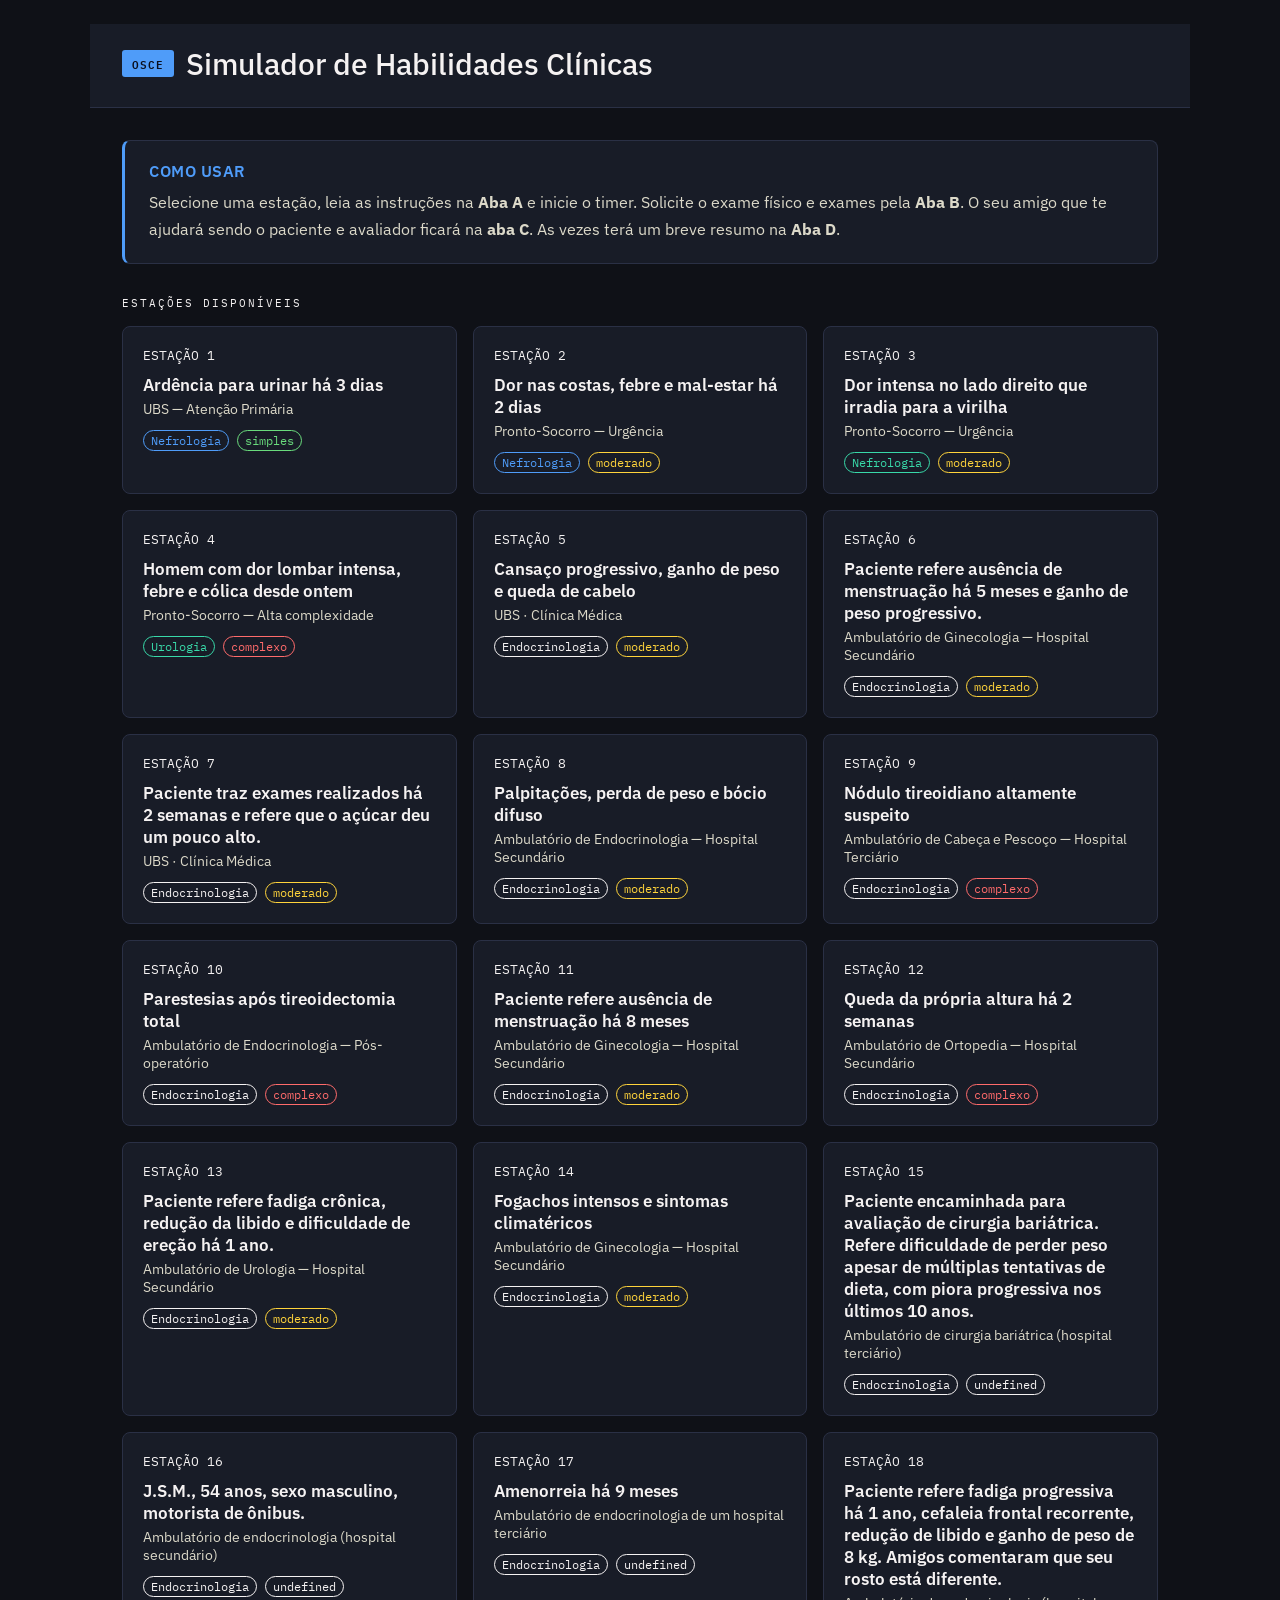
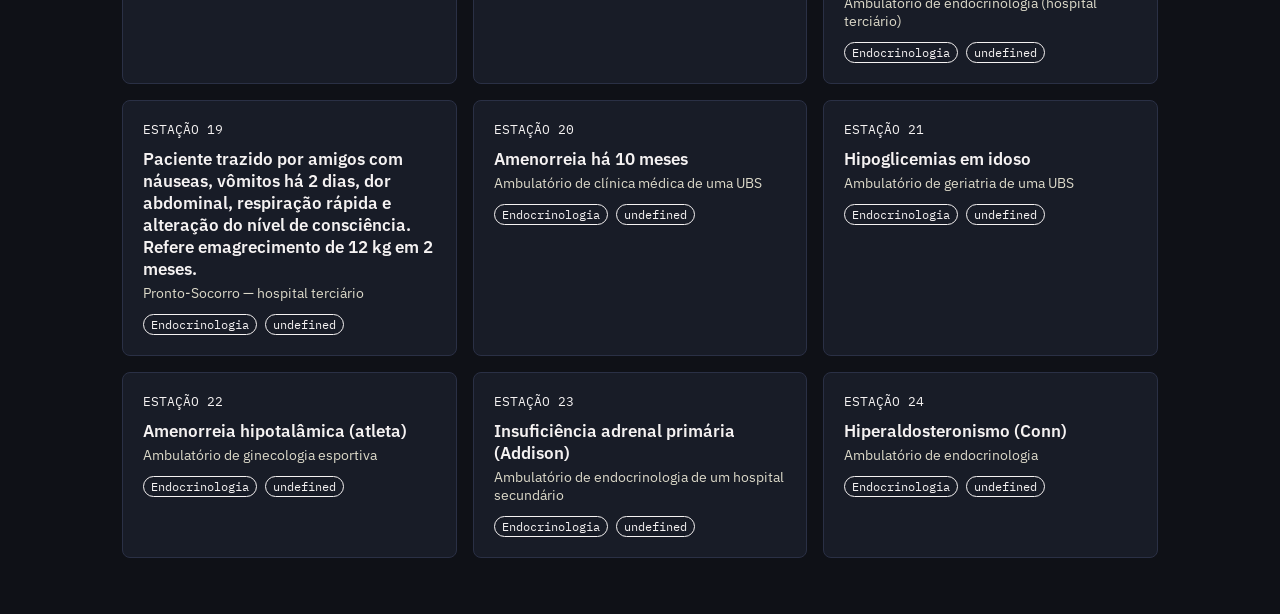
<file: osce-urologia.html>
<!DOCTYPE html>
<html lang="pt-BR">
<head>
<meta charset="UTF-8">
<meta name="viewport" content="width=device-width, initial-scale=1.0">
<title>Simulador OSCE</title>
<link rel="stylesheet" href="Designuro.css">
</head>
<body>

<!-- ===== HOME ===== -->
<div id="home">
  <div class="header">
    <div>
      <div style="display:flex;align-items:center;gap:12px;margin-bottom:4px">
        <span class="header-badge">OSCE</span>
        <h1>Simulador de Habilidades Clínicas</h1>
      </div>
    </div>
  </div>
  <div class="home-body">
    <div class="home-intro">
      <h2>Como usar</h2>
      <p>Selecione uma estação, leia as instruções na <strong>Aba A</strong> e inicie o timer. Solicite o exame físico e exames pela <strong>Aba B</strong>. O seu amigo que te ajudará sendo o paciente e avaliador ficará na <strong>aba C</strong>. As vezes terá um breve resumo na <strong>Aba D</strong>.</p>
    </div>
    <p class="section-label">Estações disponíveis</p>
    <div class="grid" id="cards-grid"></div>
  </div>
</div>

<!-- ===== STATION VIEW ===== -->
<div id="station-view">
  <div class="sv-header">
    <button class="back-btn" onclick="goHome()">← Voltar</button>
    <div style="flex:1">
      <div class="sv-title" id="sv-title"></div>
      <div class="sv-sub" id="sv-sub"></div>
    </div>
    <div class="timer-wrap">
      <span class="timer-label">TEMPO</span>
      <div id="timer-display">10:00</div>
      <button class="timer-btn" id="timer-toggle-btn" onclick="toggleTimer()" title="Iniciar/Pausar">▶</button>
      <button class="timer-btn" onclick="resetTimer()" title="Reiniciar">↺</button>
    </div>
  </div>
  <div class="tabs-nav">
    <button class="tab-btn active" onclick="showTab(0)">A — Instruções ao Candidato</button>
    <button class="tab-btn" onclick="showTab(1)">B — Impressos</button>
    <button class="tab-btn" onclick="showTab(2)">C — Gabarito do Avaliador</button>
    <button class="tab-btn" onclick="showTab(3)">D — Material de Estudo</button>
  </div>
  <div class="sv-main">
    <div id="tab0" class="tab-content active"></div>
    <div id="tab1" class="tab-content"></div>
    <div id="tab2" class="tab-content"></div>
    <div id="tab3" class="tab-content"></div>
  </div>
</div>

<script>
// ===== DATA =====
const urologyStations = [
  // ── ESTAÇÃO 1: ITU Simples (Mulher jovem, UBS) ──────────────────────
  {
    id: 1,
    title: "Ardência para urinar há 3 dias",
    sub: "UBS — Atenção Primária",
    tema: "Nefrologia",
    topic: "itu",
    level: "simples",
    cardAccent: "#4f9cf9",

    instA: {
      scenario: "Unidade Básica de Saúde (UBS), atendimento de demanda espontânea. Turno da manhã.",
      patient: "J.S., 26 anos, feminino, professora, sem comorbidades conhecidas.",
      complaint: "Paciente refere ardência ao urinar e vontade frequente de ir ao banheiro há 3 dias. Nega febre.",
      tasks: [
        "Realizar anamnese completa e dirigida à queixa urinária",
        "Solicitar exame físico pertinente ao caso",
        "Formular hipóteses diagnósticas e diagnósticos diferenciais",
        "Solicitar exames complementares adequados e interpretar os resultados",
        "Estabelecer conduta terapêutica baseada em protocolos do MS/SUS",
        "Orientar a paciente sobre o diagnóstico, tratamento e prevenção",
        "Comunicar-se de forma empática e em linguagem acessível"
      ]
    },

    instB: {
      vitals: { PA:"112/72 mmHg", FC:"78 bpm", FR:"16 irpm", Tax:"36.8°C", Peso:"58 kg", Altura:"1.62 m", IMC:"22.1 kg/m²" },
      physicalGeneral: "Paciente em bom estado geral, corada, hidratada, anictérica, afebril ao toque.",
      physicalSeg: [
        "ABDOME: Plano, macio, sem visceromegalias. Dor leve à palpação profunda em hipogastro. Sem defesa. Punho-percussão lombar bilateral NEGATIVA.",
        "GENITÁLIA EXTERNA: Sem sinais de corrimento, eritema ou lesões visíveis. Meato uretral sem secreção.",
        "MAMAS: Simétricas, sem nódulos ou descarga papilar.",
        "MEMBROS: Sem edema."
      ],
      labs: [
        { test:"Urina tipo 1 — Leucocitúria", val:"++ (15-20 leucócitos/campo)", ref:"< 5/campo", alt: true },
        { test:"Urina tipo 1 — Nitrito", val:"POSITIVO", ref:"Negativo", alt: true },
        { test:"Urina tipo 1 — Hematúria", val:"+ (3-5 hemácias/campo)", ref:"< 2/campo", alt: true },
        { test:"Urina tipo 1 — Proteinúria", val:"Traços", ref:"Negativo", alt: false },
        { test:"Urina tipo 1 — pH", val:"6.0", ref:"4.5–8.0", alt: false },
        { test:"Urocultura (coleta na consulta)", val:"Aguardando resultado (48-72h)", ref:"< 10³ UFC/mL", alt: false },
        { test:"Beta-HCG urinário", val:"NEGATIVO", ref:"Negativo", alt: false },
        { test:"Hemograma — Leucócitos totais", val:"9.200/mm³", ref:"4.000–11.000/mm³", alt: false },
      ],
      image: null,
      note: "Urocultura: encaminhe resultado em 48-72h. Se o candidato não solicitar urocultura, ofereça apenas o EAS."
    },

    instC: {
      diagnosis: "Infecção do Trato Urinário Baixo Não Complicada (Cistite Aguda)",
      context: "Mulher jovem, imunocompetente, sem fatores de risco para complicação (sem gravidez, sem diabetes, sem anomalia urológica, sem cateterismo, sem internação recente). Apresentação clássica de cistite aguda com disúria, polaciúria e ausência de febre. EAS confirma infecção com leucocitúria, nitrito positivo e hematúria leve.",
      justify: "Critérios preenchidos: sintomas clássicos de ITU baixa (disúria + polaciúria) + EAS alterado (leucocitúria ++ e nitrito positivo) + ausência de sinais sistêmicos. Diagnóstico clínico-laboratorial.",
      script: [
        { trigger: "Queixa principal", speech: "Doutora(o), tô sentindo uma ardência muito chata pra urinar faz três dias. Fica aquela vontade o tempo todo, mas quando vou, sai pouco e ainda dói. Tá me atrapalhando até de trabalhar." },
        { trigger: "Sobre febre ou calafrios", speech: "Não, febre não tive não. Nem calafrio." },
        { trigger: "Sobre dor lombar ou nas costas", speech: "Não, nas costas não dói não. É mais aqui embaixo da barriga." },
        { trigger: "Sobre a cor da urina", speech: "Ontem notei que tava um pouquinho mais escura que o normal, mas hoje tá melhor." },
        { trigger: "Sobre náusea ou vômito", speech: "Não, tô bem nesse sentido." },
        { trigger: "Sobre corrimento vaginal", speech: "Não, tô normal nessa parte." },
        { trigger: "Sobre atividade sexual e preservativo", speech: "Tenho parceiro fixo. A gente usa camisinha às vezes, mas não sempre." },
        { trigger: "Sobre data da última menstruação", speech: "Foi há umas duas semanas, tô regular." },
        { trigger: "Sobre uso de anticoncepcional", speech: "Uso anticoncepcional oral, tomo direitinho." },
        { trigger: "Sobre episódios anteriores", speech: "Já tive isso umas duas vezes antes, no ano passado e no começo desse ano. Tomei um antibiótico e passou." },
        { trigger: "Sobre antecedentes médicos e cirúrgicos", speech: "Não tenho nenhuma doença, nunca operei nada." },
        { trigger: "Sobre alergias", speech: "Alergia a penicilina? Sim, tomei quando criança e fiquei toda manchada. O médico falou que era alergia." },
        { trigger: "Sobre hidratação e hábitos", speech: "Eu bebo pouca água, confesso. Fico o dia todo na sala de aula e às vezes seguro o xixi por horas." },
        { trigger: "Pergunta ativa — diagnóstico", speech: "O que eu tenho, doutora(o)? É grave?" },
        { trigger: "Pergunta ativa — tratamento", speech: "Vou precisar tomar antibiótico de novo? Tem algum jeito de não ficar repetindo tanto?" }
      ],
      pep: [
        { section: "COMUNICAÇÃO E RELAÇÃO MÉDICO-PACIENTE", items: [
          { item: "Apresenta-se pelo nome e função ao iniciar a consulta", score: 0.5 },
          { item: "Usa linguagem acessível, sem termos técnicos sem explicação", score: 0.5 },
          { item: "Demonstra empatia e escuta ativa (não interrompe, mantém contato visual)", score: 0.5 },
          { item: "Informa o diagnóstico e orienta a paciente de forma clara ao final", score: 0.5 }
        ]},
        { section: "ANAMNESE", items: [
          { item: "Investiga características da disúria e frequência (início, intensidade, polaciúria)", score: 0.5 },
          { item: "Pesquisa sintomas de ITU alta: febre, calafrios, dor lombar, náuseas/vômitos", score: 0.5 },
          { item: "Investiga hematúria, aspecto e odor da urina", score: 0.3 },
          { item: "Pergunta sobre antecedentes ginecológicos: DUM, corrimento, atividade sexual, preservativo, IST", score: 0.5 },
          { item: "Pesquisa fatores de risco: episódios anteriores, uso de antibióticos, alergias (inclui penicilina)", score: 0.5 },
          { item: "Investiga hábitos: ingesta hídrica, higiene, retenção urinária", score: 0.2 }
        ]},
        { section: "INVESTIGAÇÃO DIAGNÓSTICA", items: [
          { item: "Solicita exame físico com ênfase em abdome e punho-percussão lombar bilateral", score: 0.5 },
          { item: "Solicita EAS / Urina tipo 1", score: 0.5 },
          { item: "Solicita beta-HCG (para excluir gravidez em mulher em idade fértil)", score: 0.5 },
          { item: "Interpreta corretamente o EAS (leucocitúria + nitrito positivo = cistite)", score: 0.5 }
        ]},
        { section: "RACIOCÍNIO CLÍNICO", items: [
          { item: "Formula hipótese de ITU baixa / cistite aguda não complicada", score: 1.0 },
          { item: "Exclui ITU alta (pielonefrite) corretamente com base nos achados", score: 0.5 }
        ]},
        { section: "CONDUTA", items: [
          { item: "Prescreve antibiótico de primeira linha correto (evitando penicilina — reconhece a alergia relatada)", score: 0.5 },
          { item: "Orienta duração correta do antibiótico (3-7 dias)", score: 0.3 },
          { item: "Orienta medidas não farmacológicas: aumento de ingesta hídrica, higiene perineal, não reter urina, urinar após relação sexual", score: 0.5 },
          { item: "Solicita urocultura ou orienta sobre retorno com o resultado", score: 0.3 },
          { item: "Agenda retorno e orienta sinais de alarme para pielonefrite", score: 0.4 }
        ]}
      ],
      criticalErrors: [
        "Não investigar alergia a antibióticos e prescrever amoxicilina (penicilina) para paciente que relata alergia",
        "Tratar ITU alta suspeita (febre + dor lombar) com esquema oral curto de cistite",
        "Diagnosticar pielonefrite sem sinais sistêmicos presentes (febre, dor lombar, náuseas)",
        "Não solicitar beta-HCG em mulher em idade fértil antes de prescrever antibiótico",
        "Prescrever quinolona como primeira linha sem justificativa (fluoroquinolonas não são 1ª linha para cistite simples pelo MS)"
      ]
    },

    instD: {
      title: "ITU Não Complicada — Cistite Aguda",
      sections: [
        { h: "Definição e Epidemiologia", body: `<p>A infecção do trato urinário (ITU) é uma das infecções bacterianas mais frequentes na prática clínica, responsável por cerca de 25% das consultas de atenção primária em mulheres. Afeta predominantemente mulheres na proporção de 30:1 em relação a homens na faixa dos 20–50 anos. É classificada como <strong>não complicada</strong> quando ocorre em mulher adulta, não grávida, imunocompetente, sem anomalia urológica, sem cateter vesical e sem internação recente.</p>
        <p><strong>Agentes etiológicos mais frequentes (Brasil/SUS):</strong></p>
        <ul><li><em>Escherichia coli</em> (80–85% dos casos)</li><li><em>Staphylococcus saprophyticus</em> (5–15%, comum em mulheres jovens sexualmente ativas)</li><li><em>Klebsiella pneumoniae, Proteus mirabilis</em> (menos frequentes)</li></ul>` },
        { h: "Quadro Clínico", body: `<ul><li><strong>Disúria</strong>: ardência ou dor ao urinar (sintoma cardinal)</li><li><strong>Polaciúria</strong>: aumento da frequência urinária com pequenos volumes</li><li><strong>Urgência miccional</strong>: vontade imperiosa de urinar</li><li><strong>Hematúria macroscópica ou microscópica</strong>: presente em ~40% dos casos</li><li><strong>Ausência de febre e dor lombar</strong>: distingue de pielonefrite</li><li><strong>Desconforto suprapúbico</strong></li></ul>
        <p>⚠ <strong>Sinais de ALARME para ITU alta (pielonefrite):</strong> febre ≥38°C, calafrios, dor lombar/costovertebral, náuseas/vômitos, prostração. Nesses casos, NÃO tratar como cistite simples.</p>` },
        { h: "Diagnóstico", body: `<p><strong>Diagnóstico é CLÍNICO-LABORATORIAL.</strong> Em mulher jovem com sintomas típicos (≥2 sintomas clássicos), o VPP é >90% e pode-se iniciar tratamento sem exames.</p>
        <p><strong>EAS / Urina tipo 1:</strong></p>
        <ul><li>Leucocitúria ≥5 leucócitos/campo (sensibilidade 80–95%)</li><li>Nitrito positivo (bactérias gram-negativas; sensibilidade 50%, especificidade 95%)</li><li>Hematúria leve frequentemente associada</li></ul>
        <p><strong>Urocultura:</strong> indicada em ITU recorrente (≥3 episódios/ano), gravidez, ITU complicada, falha terapêutica, pielonefrite. <em>Não é obrigatória para cistite simples de primeiro episódio.</em></p>
        <p><strong>Beta-HCG:</strong> obrigatório em mulheres em idade fértil antes de prescrever antibiótico.</p>` },
        { h: "Tratamento — 1ª Linha (MS/SUS / RENAME)", body: `
        <div class="drug-box"><strong>Nitrofurantoína 100mg</strong> (macrocristais) — VO — 12/12h — 5 a 7 dias<br><em>1ª escolha pelo MS. Menor resistência. Não usar se TFG &lt; 30 mL/min.</em></div>
        <div class="drug-box"><strong>Fosfomicina trometamol 3g</strong> — VO — dose única<br><em>Alta adesão. Disponível em UBS. Excelente opção.</em></div>
        <div class="drug-box"><strong>Sulfametoxazol + Trimetoprim (SMX-TMP) 800/160mg</strong> — VO — 12/12h — 3 dias<br><em>Usar apenas se resistência local &lt;20%. No Brasil, resistência crescente da E. coli.</em></div>
        <p style="margin-top:12px"><strong>NÃO usar como 1ª linha:</strong> Fluoroquinolonas (ciprofloxacino), Amoxicilina isolada, Cefalexina. Reservar para casos específicos com urocultura.</p>
        <p><strong>Alergia a penicilina:</strong> uso de nitrofurantoína ou fosfomicina é seguro (sem cross-reatividade).</p>` },
        { h: "Medidas Não Farmacológicas", body: `<ul><li>Ingesta hídrica ≥2L/dia</li><li>Urinar após relação sexual</li><li>Higiene perineal correta (frente para trás)</li><li>Evitar retenção urinária prolongada</li><li>Evitar duchas vaginais</li><li>Trocar calcinha de algodão (evitar sintéticos)</li></ul>` },
        { h: "Critérios de Encaminhamento / Internação", body: `<ul><li>ITU complicada: gestante, imunocomprometida, anomalia urológica, cateter</li><li>Pielonefrite com critérios de internação (vômitos, febre alta, sepse)</li><li>ITU recorrente (≥3 episódios/ano): encaminhar para investigação urológica</li><li>Falha terapêutica após 48-72h: urocultura + ajuste por antibiograma</li></ul>` },
        { h: "Armadilhas Comuns no OSCE", body: `
        <div class="pitfall">Esquecer de investigar alergia medicamentosa ANTES de prescrever antibiótico.</div>
        <div class="pitfall">Não solicitar beta-HCG em mulher em idade fértil — gestação muda completamente a conduta.</div>
        <div class="pitfall">Diagnosticar pielonefrite sem febre ou dor lombar — confundir disúria + desconforto suprapúbico com dor lombar.</div>
        <div class="pitfall">Prescrever fluoroquinolona (ciprofloxacino) como 1ª linha — reservada para casos específicos, não para cistite simples.</div>
        <div class="pitfall">Não orientar medidas preventivas — ponto frequentemente cobrado em OSCE.</div>
        <div class="pitfall">Não investigar IST como diagnóstico diferencial em mulher sexualmente ativa (uretrite por Chlamydia pode mimetizar cistite).</div>` },
        { h: "Referências", body: `<ul class="ref-list"><li>Ministério da Saúde. Protocolo Clínico e Diretrizes Terapêuticas — Infecções do Trato Urinário. Brasília: MS, 2023.</li><li>Sociedade Brasileira de Infectologia (SBI). Diretrizes para ITU, 2022.</li><li>SBU — Sociedade Brasileira de Urologia. Urologia Brasil, 2022.</li><li>UpToDate: Acute simple cystitis in adult and adolescent females. 2024.</li><li>RENAME 2022 — Relação Nacional de Medicamentos Essenciais. Ministério da Saúde.</li></ul>` }
      ]
    }
  },

  // ── ESTAÇÃO 2: Pielonefrite (Mulher adulta, PS) ──────────────────────
  {
    id: 2,
    title: "Dor nas costas, febre e mal-estar há 2 dias",
    sub: "Pronto-Socorro — Urgência",
    tema: "Nefrologia",
    topic: "itu",
    level: "moderado",
    cardAccent: "#4f9cf9",

    instA: {
      scenario: "Pronto-socorro de hospital de médio porte. Triagem de risco moderado (amarelo).",
      patient: "R.O., 34 anos, feminino, auxiliar de enfermagem, G1P1, sem comorbidades.",
      complaint: "Paciente refere febre alta, calafrios e dor intensa no lado direito das costas há 2 dias. Associa ardência ao urinar e náuseas. Nega gravidez.",
      tasks: [
        "Realizar anamnese completa com foco em ITU complicada versus não complicada",
        "Avaliar sinais de sepse urinária (aplicar critérios SOFA/qSOFA)",
        "Solicitar exame físico pertinente, incluindo avaliação hemodinâmica",
        "Solicitar e interpretar exames laboratoriais e de imagem adequados",
        "Formular hipótese diagnóstica e diagnósticos diferenciais",
        "Definir conduta: tratamento ambulatorial versus hospitalar",
        "Prescrever antibioticoterapia adequada com dose, via e duração",
        "Orientar a paciente sobre o diagnóstico e seguimento"
      ]
    },

    instB: {
      vitals: { PA:"98/62 mmHg", FC:"112 bpm", FR:"22 irpm", Tax:"39.2°C", Peso:"62 kg", Altura:"1.65 m", IMC:"22.8 kg/m²" },
      physicalGeneral: "Paciente em estado geral regular, corada, hidratada, anictérica, febril, taquicárdica, com fácies de dor.",
      physicalSeg: [
        "ABDOME: Plano, doloroso à palpação profunda em flanco e fossa ilíaca direita. Sem defesa ou rigidez.",
        "PUNHO-PERCUSSÃO LOMBAR: POSITIVA à direita (dor intensa).",
        "GENITÁLIA EXTERNA: Sem alterações. Sem corrimento vaginal.",
        "MEMBROS: Sem edema. TEC < 3s.",
        "NEUROLÓGICO: Orientada, responsiva. SNC sem alterações focais."
      ],
      labs: [
        { test:"Hemograma — Leucócitos totais", val:"18.500/mm³", ref:"4.000–11.000", alt: true },
        { test:"Hemograma — Neutrófilos", val:"85% (desvio à esquerda)", ref:"55–65%", alt: true },
        { test:"PCR", val:"148 mg/L", ref:"< 5 mg/L", alt: true },
        { test:"Creatinina", val:"1.4 mg/dL", ref:"0.5–1.1 mg/dL", alt: true },
        { test:"Ureia", val:"42 mg/dL", ref:"17–42 mg/dL", alt: false },
        { test:"Sódio", val:"136 mEq/L", ref:"135–145", alt: false },
        { test:"Potássio", val:"4.1 mEq/L", ref:"3.5–5.0", alt: false },
        { test:"Lactato", val:"2.3 mmol/L", ref:"< 2.0 mmol/L", alt: true },
        { test:"Urina tipo 1 — Leucocitúria", val:"+++ (> 50/campo)", ref:"< 5/campo", alt: true },
        { test:"Urina tipo 1 — Nitrito", val:"POSITIVO", ref:"Negativo", alt: true },
        { test:"Urina tipo 1 — Cilindros leucocitários", val:"PRESENTES", ref:"Ausente", alt: true },
        { test:"Urocultura", val:"Coletada — resultado em 48-72h", ref:"< 10³ UFC/mL", alt: false },
        { test:"Hemocultura (2 amostras)", val:"Coletadas — resultado em 48-72h", ref:"Negativo", alt: false },
        { test:"Beta-HCG", val:"NEGATIVO", ref:"Negativo", alt: false },
      ],
      image: {
        title: "Ultrassonografia de Rins e Vias Urinárias",
        report: `LAUDO — ULTRASSONOGRAFIA DE RINS E VIAS URINÁRIAS
        
Rim direito: dimensões aumentadas (13,8 cm), com ecotextura heterogênea, edema difuso do parênquima. Sem dilatação pielocalicial. Sem cálculos identificados.
        
Rim esquerdo: dimensões normais (11,2 cm), ecotextura homogênea preservada.

Bexiga: paredes espessadas (>3mm), com conteúdo urinário normal.

CONCLUSÃO: Achados compatíveis com pielonefrite aguda à direita. Sem evidência de abscesso perirrenal ou hidronefrose. Sem litíase identificada.`
      }
    },

    instC: {
      diagnosis: "Pielonefrite Aguda com critérios de internação (sepse urinária incipiente)",
      context: "Mulher jovem com síndrome clínica de ITU alta: febre ≥38°C, calafrios, dor lombar com giordano positivo, associada a leucocitúria intensa, PCR elevado, leucocitose com desvio, e creatinina levemente elevada. PA baixa-normal, taquicardia e lactato discretamente elevado apontam para sepse urinária incipiente (qSOFA ≥2: FR≥22 + PA sistólica ≤100 + alteração de consciência ausente → qSOFA=2). Indicação de internação para antibiótico EV, hidratação e monitorização.",
      justify: "Pielonefrite aguda confirmada por: clínica típica + EAS com ++ leucocitúria + cilindros leucocitários + USG com alterações renais. Sepse urinária: FC>100, FR>22, PA<100, lactato >2.",
      script: [
        { trigger: "Queixa principal", speech: "Tô muito mal, doutor(a). Faz dois dias que tenho febre alta, calafrio, e essa dor nas costas do lado direito tá me matando. Fica pior quando me mexo." },
        { trigger: "Sobre ardência urinária", speech: "Sim, tô sentindo ardência pra urinar também, e vou ao banheiro mais vezes que o normal." },
        { trigger: "Sobre a intensidade da febre", speech: "Medi em casa, deu 39,4°C ontem à noite. Tomei dipirona e baixou um pouco, mas voltou." },
        { trigger: "Sobre náuseas e vômitos", speech: "Tô enjoada o tempo todo. Ontem vomitei duas vezes. Não consigo comer quase nada." },
        { trigger: "Sobre possível gravidez / DUM", speech: "Não, não estou grávida, fiz o teste agora há pouco. Menstruei há 3 semanas." },
        { trigger: "Sobre episódios anteriores de infecção urinária", speech: "Já tive cistite antes, umas 2 vezes, mas nunca assim, com febre e essa dor nas costas." },
        { trigger: "Sobre antecedentes médicos", speech: "Não tenho nenhuma doença crônica. Não operei nada. Não uso remédio regular. Não tenho alergia a remédio que eu saiba." },
        { trigger: "Sobre vida sexual e ISTs", speech: "Tenho parceiro fixo, a gente usa preservativo. Nunca tive DST." },
        { trigger: "Pergunta ativa — diagnóstico", speech: "O que eu tenho, doutor(a)? É sério? Vou precisar ficar internada?" },
        { trigger: "Pergunta ativa — se falarem em sepse", speech: "Meu Deus, sepse? Mas eu tava bem anteontem. Por que ficou tão grave?" }
      ],
      pep: [
        { section: "COMUNICAÇÃO", items: [
          { item: "Apresenta-se e acolhe a paciente em sofrimento com empatia", score: 0.5 },
          { item: "Explica o diagnóstico e a necessidade de internação de forma clara", score: 0.5 }
        ]},
        { section: "ANAMNESE", items: [
          { item: "Investiga características da febre (início, magnitude, padrão, calafrios)", score: 0.5 },
          { item: "Investiga dor lombar: lado, intensidade, irradiação, fatores de piora", score: 0.5 },
          { item: "Pesquisa sintomas de ITU baixa associados (disúria, polaciúria)", score: 0.3 },
          { item: "Investiga náuseas e vômitos (impede tratamento oral)", score: 0.3 },
          { item: "Pesquisa antecedentes: episódios anteriores, alergias, gestação", score: 0.4 }
        ]},
        { section: "AVALIAÇÃO DE SEPSE / EXAME FÍSICO", items: [
          { item: "Solicita exame físico completo com giordano e sinais vitais", score: 0.5 },
          { item: "Avalia critérios de sepse (qSOFA: FR, PA, Glasgow)", score: 0.5 },
          { item: "Interpreta corretamente a instabilidade hemodinâmica (taquicardia + PA bordeline)", score: 0.5 }
        ]},
        { section: "INVESTIGAÇÃO DIAGNÓSTICA", items: [
          { item: "Solicita EAS/urina tipo 1 e urocultura", score: 0.5 },
          { item: "Solicita hemograma, PCR, creatinina, eletrólitos, lactato", score: 0.5 },
          { item: "Solicita hemocultura (2 amostras antes de antibiótico)", score: 0.5 },
          { item: "Solicita USG de rins e vias urinárias", score: 0.3 },
          { item: "Formula hipótese de pielonefrite com sepse urinária", score: 1.0 }
        ]},
        { section: "CONDUTA", items: [
          { item: "Indica internação hospitalar (não trata ambulatorialmente)", score: 0.5 },
          { item: "Inicia antibiótico EV (ceftriaxona 1-2g/dia EV ou ciprofloxacino EV se beta-lactâmico contraindicado)", score: 0.5 },
          { item: "Prescreve hidratação venosa (SF 0,9% ou RL)", score: 0.4 },
          { item: "Prescreve analgesia/antipirético (dipirona ou paracetamol)", score: 0.3 },
          { item: "Programa transição para VO após afebril 24-48h e melhora clínica", score: 0.3 }
        ]}
      ],
      criticalErrors: [
        "Liberar a paciente com antibiótico oral sem reconhecer os critérios de internação (sepse urinária)",
        "Iniciar antibiótico EV antes de coletar hemocultura — perder janela de diagnóstico microbiológico",
        "Não investigar obstrução das vias urinárias (cálculo, tumor) que pode causar pielonefrite complicada",
        "Não dosar creatinina em paciente com suspeita de sepse (risco de IRA)",
        "Não calcular qSOFA / não reconhecer taquicardia e PA baixa como sinais de gravidade"
      ]
    },

    instD: {
      title: "Pielonefrite Aguda e Sepse Urinária",
      sections: [
        { h: "Definição e Classificação", body: `<p>Pielonefrite aguda (PNA) é a infecção bacteriana do parênquima e da pelve renal, configurando <strong>ITU alta</strong>. É considerada <strong>complicada</strong> quando associada a: gestação, diabetes, imunossupressão, anomalia urológica, obstrução, cateter, instrumentação recente ou sexo masculino.</p>
        <p><strong>Sepse urinária:</strong> resposta inflamatória sistêmica desencadeada por foco urinário. Diagnosticada pelo qSOFA (≥2): FR ≥22, PA sistólica ≤100, alteração do nível de consciência.</p>` },
        { h: "Quadro Clínico", body: `<ul><li><strong>Tríade clássica:</strong> febre ≥38°C + calafrios + dor lombar unilateral (ângulo costovertebral)</li><li>Giordano (punho-percussão lombar): positivo no lado afetado</li><li>Sintomas de cistite associados em ~50%: disúria, polaciúria</li><li>Náuseas e vômitos (impedem tratamento oral)</li><li>Prostração, mal-estar geral</li></ul>` },
        { h: "Diagnóstico e Exames", body: `<p><strong>Laboratoriais:</strong> EAS (leucocitúria intensa, cilindros leucocitários são patognomônicos), urocultura, hemocultura (2 amostras — 15–20% positivas), hemograma, PCR/VHS, creatinina, eletrólitos, lactato.</p>
        <p><strong>Imagem:</strong> USG de rins e vias urinárias para excluir obstrução/abscesso. TC preferível em falha terapêutica após 72h.</p>` },
        { h: "Tratamento", body: `<p><strong>Critérios de internação:</strong> vômitos (impossibilidade de VO), sepse/choque, gravidez, imunossupressão, falha ambulatorial, idoso, anomalia urológica.</p>
        <div class="drug-box"><strong>Ambulatorial (caso leve, sem vômitos):</strong><br>Ciprofloxacino 500mg VO 12/12h por 7-10 dias, OU<br>SMX-TMP 800/160mg VO 12/12h por 14 dias (se sensível)</div>
        <div class="drug-box"><strong>Hospitalar (EV — 1ª linha):</strong><br>Ceftriaxona 1-2g IV/IM 1x/dia por 10-14 dias<br>Ciprofloxacino 400mg EV 12/12h (se alergia a cefalosporina)<br>Transição para VO após 24-48h afebril e tolerância oral</div>
        <p><strong>Sempre:</strong> hidratação, analgesia, antitérmico. Ajustar antibiótico conforme antibiograma em 48-72h.</p>` },
        { h: "Armadilhas Comuns no OSCE", body: `
        <div class="pitfall">Tratar pielonefrite com nitrofurantoína — não atinge concentração adequada no parênquima renal. CONTRAINDICADA para PNA.</div>
        <div class="pitfall">Não coletar hemocultura antes do antibiótico — perda de informação microbiológica crucial.</div>
        <div class="pitfall">Liberar paciente com vômitos em tratamento oral — impossibilidade de absorção do antibiótico.</div>
        <div class="pitfall">Não aplicar qSOFA e não reconhecer sepse urinária — conduta inapropriada no PS.</div>
        <div class="pitfall">Confundir cilindros leucocitários com leucocitúria simples — cilindros são patognomônicos de infecção renal.</div>` },
        { h: "Referências", body: `<ul class="ref-list"><li>Ministério da Saúde. PCDT — Infecções do Trato Urinário. Brasília, 2023.</li><li>Surviving Sepsis Campaign Guidelines, 2021.</li><li>SBU — Diretrizes em Urologia, 2022.</li><li>UpToDate: Acute complicated urinary tract infections in adults. 2024.</li></ul>` }
      ]
    }
  },

  // ── ESTAÇÃO 3: Litíase Urinária — Cólica Renal (Mulher jovem, PS) ────
  // Baseado fielmente no caso do Revalida 2025.1 — Estação 7
  {
    id: 3,
    title: "Dor intensa no lado direito que irradia para a virilha",
    sub: "Pronto-Socorro — Urgência",
    tema: "Nefrologia",
    topic: "litíase",
    level: "moderado",
    cardAccent: "#38d9a9",

    instA: {
      scenario: "Pronto-socorro de hospital geral. A paciente está visivelmente agitada e com fácies de dor, alternando entre sentar e deitar.",
      patient: "M.S., 24 anos, feminino, solteira, estudante universitária.",
      complaint: "Dor intensa no lado direito da barriga, de início súbito há cerca de 24 horas, que irradia para a virilha. Não consegue ficar parada.",
      tasks: [
        "Realizar anamnese completa e dirigida ao caso",
        "Solicitar e interpretar o exame físico",
        "Formular hipóteses diagnósticas e diferencias relevantes",
        "Solicitar exames laboratoriais pertinentes",
        "Solicitar exames de imagem adequados e interpretar resultados",
        "Definir hipótese diagnóstica final",
        "Indicar analgesia e conduta terapêutica",
        "Orientar a paciente para prevenção de novos episódios"
      ]
    },

    instB: {
      vitals: { PA:"124/80 mmHg", FC:"104 bpm", FR:"20 irpm", Tax:"37.1°C", Peso:"57 kg", Altura:"1.63 m", IMC:"21.4 kg/m²" },
      physicalGeneral: "Paciente em regular estado geral, agitada, em posição antálgica, com fácies de dor intensa. Afebril.",
      physicalSeg: [
        "ABDOME: Plano, tenso pela dor, doloroso à palpação profunda em flanco e fossa ilíaca direita. Sem defesa ou rigidez. Peristaltismo presente.",
        "PUNHO-PERCUSSÃO LOMBAR (GIORDANO): POSITIVO à direita. Negativo à esquerda.",
        "GENITÁLIA EXTERNA: Sem corrimento vaginal. Sem lesões.",
        "MEMBROS: Sem edema. Perfusão periférica preservada."
      ],
      labs: [
        { test:"Hemograma — Leucócitos", val:"11.200/mm³", ref:"4.000–11.000", alt: true },
        { test:"PCR", val:"18 mg/L", ref:"< 5 mg/L", alt: true },
        { test:"Creatinina", val:"0.9 mg/dL", ref:"0.5–1.1 mg/dL", alt: false },
        { test:"Sódio", val:"138 mEq/L", ref:"135–145", alt: false },
        { test:"Potássio", val:"3.8 mEq/L", ref:"3.5–5.0", alt: false },
        { test:"Urina tipo 1 — Hematúria", val:"+++ (> 50 hemácias/campo)", ref:"< 2/campo", alt: true },
        { test:"Urina tipo 1 — Leucocitúria", val:"Traços (2-3/campo)", ref:"< 5/campo", alt: false },
        { test:"Urina tipo 1 — Nitrito", val:"NEGATIVO", ref:"Negativo", alt: false },
        { test:"Beta-HCG urinário", val:"NEGATIVO", ref:"Negativo", alt: false },
      ],
      image: {
        title: "Exames de Imagem",
        report: `ULTRASSOM DE ABDOME TOTAL:
Hidronefrose à direita, sem evidência de fator obstrutivo identificável pelo método de imagem. Sem outros achados anormais.

─────────────────────────────────────────

TOMOGRAFIA COMPUTADORIZADA DE ABDOME SEM CONTRASTE:
Hidronefrose à direita, visualizando-se cálculo de 10 mm em junção ureterovesical.
Sem outros achados anormais.

CONCLUSÃO: Ureterolitíase à direita com cálculo de 10 mm em JUV — indicação de avaliação urológica urgente.`
      }
    },

    instC: {
      diagnosis: "Ureterolitíase / Litíase Urinária com cálculo de 10mm em junção ureterovesical direita",
      context: "Mulher jovem, sem comorbidades, com quadro clássico de cólica renal: dor em flanco de início súbito, cólica com irradiação para virilha, hematúria macroscópica e agitação psicomotora. Cálculo de 10mm em JUV: baixa probabilidade de eliminação espontânea (<10% para cálculos >8mm), indicando avaliação urológica urgente para terapia ativa.",
      justify: "Diagnóstico por: clínica típica de cólica renal + hematúria no EAS + hidronefrose ao USG + cálculo em JUV à TC sem contraste (padrão-ouro).",
      script: [
        { trigger: "Queixa principal", speech: "Doutor(a), tô sentindo uma dor horrível aqui no lado direito da barriga que começou do nada umas 24 horas atrás. Tá me matando. Fica como uma cólica que vai e vem, mas não passa. Irradia lá pra virilha e parte interna da coxa." },
        { trigger: "Sobre intensidade da dor", speech: "Nossa, é 9 de 10. Não consigo nem ficar parada. Fico tentando achar uma posição mas não tem jeito." },
        { trigger: "Sobre febre e calafrios", speech: "Não tenho febre não. Controlei em casa, tava normal." },
        { trigger: "Sobre disúria ou urgência urinária", speech: "Não, não sinto ardência pra urinar, nem urgência. Não tô indo mais que o normal ao banheiro." },
        { trigger: "Sobre a urina", speech: "Quando a dor começou eu percebi que a urina tava avermelhada, com sangue. Fiquei com muito medo." },
        { trigger: "Sobre náuseas", speech: "Sim, tô enjoada, mas não vomitei ainda." },
        { trigger: "Sobre episódio parecido anteriormente", speech: "Já tive uma dorzinha parecida uma vez, mas bem mais fraca. Passou sozinha. Nunca fiz exame pra isso." },
        { trigger: "Sobre corrimento vaginal ou dor pélvica", speech: "Não, tudo normal nessa parte. Sem corrimento, sem dor na relação." },
        { trigger: "Sobre data da última menstruação", speech: "Menstruei há 7 dias, normal." },
        { trigger: "Sobre antecedentes médicos", speech: "Não tenho doença nenhuma. Nunca operei. Não tomo nenhum remédio. Não tenho alergia que eu saiba." },
        { trigger: "Sobre histórico familiar de cálculo renal", speech: "Meu pai teve pedra no rim uma vez, mas nunca conversamos direito sobre isso." },
        { trigger: "Sobre hábitos", speech: "Bebo muito pouco líquido. Fico o dia todo estudando e às vezes esqueço de tomar água." },
        { trigger: "Pergunta ativa — diagnóstico", speech: "O que eu tenho, doutor(a)? É pedra no rim? Vai precisar operar?" },
        { trigger: "Pergunta ativa — prevenção", speech: "Como eu faço pra não ter isso de novo? É muito sofrido." }
      ],
      pep: [
        { section: "COMUNICAÇÃO E RELAÇÃO MÉDICO-PACIENTE", items: [
          { item: "Apresenta-se, acolhe a paciente em sofrimento com empatia", score: 0.5 },
          { item: "Informa o diagnóstico e orienta de forma clara", score: 0.5 }
        ]},
        { section: "ANAMNESE", items: [
          { item: "Investiga características da dor: local, tipo cólica, intensidade, irradiação, início súbito", score: 0.8 },
          { item: "Investiga manifestações associadas: náuseas/vômitos, febre, disúria, polaciúria, urgência miccional, hematúria", score: 0.8 },
          { item: "Investiga antecedentes ginecológicos: corrimento, DUM, atividade sexual, IST", score: 0.8 },
          { item: "Pesquisa antecedentes: episódios anteriores, história familiar, hábitos (ingesta hídrica)", score: 0.4 }
        ]},
        { section: "INVESTIGAÇÃO DIAGNÓSTICA", items: [
          { item: "Solicita e interpreta exame físico (giordano, abdome)", score: 0.5 },
          { item: "Solicita hemograma, PCR/VHS, creatinina/ureia, eletrólitos", score: 0.7 },
          { item: "Solicita EAS / urina tipo 1", score: 0.7 },
          { item: "Solicita beta-HCG (excluir gravidez ectópica)", score: 0.8 },
          { item: "Solicita TC de abdome sem contraste (padrão-ouro)", score: 1.0 },
          { item: "Solicita USG de abdome ou rins e vias urinárias", score: 0.5 }
        ]},
        { section: "RACIOCÍNIO CLÍNICO", items: [
          { item: "Define hipótese diagnóstica: ureterolitíase / litíase urinária / urolitíase / uropatia obstrutiva por cálculo", score: 2.0 }
        ]},
        { section: "CONDUTA", items: [
          { item: "Indica analgesia especificando a droga: AINE (cetoprofeno, ibuprofeno, diclofenaco) ou opioide (morfina, tramadol) ou dipirona EV", score: 1.0 },
          { item: "Encaminha para avaliação urológica urgente OU prescreve terapia expulsiva (tansulosina 0,4mg/dia)", score: 1.0 },
          { item: "Orienta prevenção de novos episódios: ↑ ingesta hídrica, ↓ sódio, ↓ oxalato, manter IMC normal", score: 0.5 }
        ]}
      ],
      criticalErrors: [
        "Não solicitar beta-HCG em mulher em idade fértil — gravidez ectópica pode mimetizar cólica renal com hematúria",
        "Usar apenas USG sem TC — USG não visualizou o cálculo neste caso; TC é padrão-ouro e imprescindível",
        "Prescrever antibiótico sem evidência de infecção — leucocitúria estava normal e nitrito negativo",
        "Liberar a paciente sem analgesia adequada — cólica renal é emergência analgésica",
        "Não encaminhar para urologia — cálculo de 10mm em JUV tem <10% de chance de eliminação espontânea e necessita de intervenção"
      ]
    },

    instD: {
      title: "Litíase Urinária — Ureterolitíase / Cólica Renal",
      sections: [
        { h: "Definição e Epidemiologia", body: `<p>A litíase urinária é a presença de cálculos em qualquer porção do trato urinário (rim, ureter, bexiga). Afeta 5–10% da população brasileira, com pico na 3ª–5ª décadas, e recorrência de ~50% em 10 anos. Predomina em homens (2:1), mas é frequente em mulheres jovens.</p>
        <p><strong>Composição dos cálculos:</strong> oxalato de cálcio (80%), ácido úrico (10%), estruvita (infecção – 5%), cistina (1–2%).</p>` },
        { h: "Quadro Clínico — Cólica Renal", body: `<ul><li><strong>Dor lombar ou flanco de início súbito</strong>, tipo cólica, intensa (9-10/10)</li><li><strong>Irradiação</strong> para fossa ilíaca, virilha, escroto/lábio maior, face interna da coxa</li><li><strong>Agitação psicomotora</strong>: paciente não encontra posição de alívio (diferente da peritonite)</li><li><strong>Hematúria</strong>: macro (20%) ou micro (90%)</li><li>Náuseas e vômitos frequentes</li><li><strong>Ausência de febre</strong> (febre = infecção associada = urgência cirúrgica)</li></ul>
        <p><strong>Localização e probabilidade de eliminação espontânea:</strong></p>
        <ul><li>&lt;4mm: ~80% de eliminação espontânea</li><li>4–6mm: ~60%</li><li>6–8mm: ~20–40%</li><li>&gt;8mm: &lt;10% — necessita intervenção</li></ul>` },
        { h: "Diagnóstico e Exames", body: `<p><strong>EAS/Urina tipo 1:</strong> hematúria micro ou macroscópica em ~90% dos casos. Nitrito negativo (diferencia de ITU).</p>
        <p><strong>Beta-HCG:</strong> OBRIGATÓRIO em mulheres em idade fértil — gravidez ectópica é o principal diagnóstico diferencial.</p>
        <p><strong>Hemograma, creatinina, eletrólitos, PCR:</strong> avaliar função renal e infecção.</p>
        <p><strong>Imagem:</strong></p>
        <ul><li><strong>TC de abdome sem contraste:</strong> PADRÃO-OURO. Sensibilidade 97%, especificidade 96%. Visualiza cálculos de qualquer composição.</li><li><strong>USG de rins e vias urinárias:</strong> 1ª opção na gestante e em crianças. Pode não visualizar cálculos pequenos no ureter (como neste caso).</li><li><strong>Radiografia simples de abdome:</strong> baixa sensibilidade (20-40%), só visualiza cálculos radiopacos.</li></ul>` },
        { h: "Tratamento — Analgesia", body: `
        <div class="drug-box"><strong>AINEs (1ª escolha):</strong><br>Cetoprofeno 100mg EV em 100mL SF 0,9% por 20min, ou<br>Ibuprofeno 600mg VO, ou Diclofenaco 75mg IM<br><em>Reduzem espasmo ureteral e inflamação. Excelente controle álgico.</em></div>
        <div class="drug-box"><strong>Opioides (dor refratária):</strong><br>Tramadol 100mg EV ou Morfina 2-4mg EV em bolus<br><em>Associar a AINE quando necessário.</em></div>
        <div class="drug-box"><strong>Dipirona:</strong><br>1-2g EV diluído — adjuvante analgésico eficaz</div>` },
        { h: "Terapia Expulsiva e Intervenção Urológica", body: `<p><strong>Terapia expulsiva (cálculos ≤6-8mm sem complicação):</strong><br>Tansulosina 0,4mg/dia VO (alfabloqueador) — relaxa musculatura ureteral, aumenta chance de eliminação espontânea. Manter por 4 semanas.</p>
        <p><strong>Indicações de intervenção urológica urgente:</strong></p>
        <ul><li>Cálculo &gt;8-10mm (baixa probabilidade de eliminação espontânea)</li><li>Febre associada (pielonefrite obstrutiva — emergência!)</li><li>Dor intratável</li><li>Anúria / insuficiência renal</li><li>Rim único obstruído</li></ul>
        <p><strong>Procedimentos disponíveis:</strong> Litotripsia extracorpórea por ondas de choque (LECO), Ureteroscopia com laser, Nefrolitotomia percutânea (cálculos grandes).</p>` },
        { h: "Prevenção de Novos Episódios", body: `<ul><li>↑ Ingesta hídrica: ≥2,5L/dia (diurese >2L/dia)</li><li>↓ Ingesta de sal (sódio &lt;2g/dia)</li><li>↓ Oxalato: evitar espinafre, acelga, chocolate, castanha em excesso</li><li>↓ Proteína animal</li><li>↑ Citrato: sucos cítricos (limão, laranja)</li><li>Manter IMC normal</li><li>Não restringir cálcio dietético (paradoxal: aumenta litíase)</li></ul>` },
        { h: "Armadilhas Comuns no OSCE", body: `
        <div class="pitfall">Não solicitar beta-HCG — a gravidez ectópica mata e mimetiza a cólica renal.</div>
        <div class="pitfall">Basear o diagnóstico apenas no USG — o USG pode não ver o cálculo no ureter; a TC é imprescindível.</div>
        <div class="pitfall">Tratar como ITU sem evidência de infecção — hematúria ≠ infecção; checar leucocitúria e nitrito.</div>
        <div class="pitfall">Esquecer de prescrever analgesia — cólica renal é emergência analgésica, não deixar o paciente com dor.</div>
        <div class="pitfall">Liberar cálculo de 10mm sem encaminhamento urológico — probabilidade de eliminação espontânea &lt;10%.</div>
        <div class="pitfall">Não orientar prevenção — causa recorrência de ~50% em 10 anos.</div>` },
        { h: "Referências", body: `<ul class="ref-list"><li>SBU — Sociedade Brasileira de Urologia. Urologia Brasil, 2022.</li><li>EAU Guidelines on Urolithiasis. European Association of Urology, 2024.</li><li>Ministério da Saúde / INEP. PEP Revalida 2025.1 — Estação 7 Cirurgia Geral.</li><li>UpToDate: Kidney stones in adults: Diagnosis and acute management. 2024.</li><li>UpToDate: Prevention of recurrent calcium stones in adults. 2024.</li></ul>` }
      ]
    }
  },

  // ── ESTAÇÃO 4: Litíase + ITU / Pielonefrite Obstrutiva (Homem, adulto) ─
  {
    id: 4,
    title: "Homem com dor lombar intensa, febre e cólica desde ontem",
    sub: "Pronto-Socorro — Alta complexidade",
    tema: "Urologia",
    topic: "litíase",
    level: "complexo",
    cardAccent: "#38d9a9",

    instA: {
      scenario: "Pronto-socorro de hospital terciário. Paciente encaminhado pela UBS com queixa de dor intensa em flanco esquerdo há ~18 horas, associada a febre.",
      patient: "A.M., 48 anos, masculino, motorista de caminhão, hipertenso em uso de losartana.",
      complaint: "Dor em flanco esquerdo de início súbito há cerca de 18 horas, tipo cólica, com irradiação para a virilha. Desde a madrugada apresenta febre alta e calafrios. Nega ITU anterior.",
      tasks: [
        "Realizar anamnese completa com foco em cólica renal e sinais de complicação infecciosa",
        "Identificar e avaliar fatores de risco para litíase e complicação",
        "Solicitar exame físico e avaliar estabilidade hemodinâmica",
        "Solicitar exames laboratoriais e de imagem adequados",
        "Identificar a condição como emergência urológica (pielonefrite obstrutiva)",
        "Indicar conduta urgente: descompressão da via urinária + antibioticoterapia EV",
        "Comunicar ao paciente o diagnóstico e a gravidade de forma clara"
      ]
    },

    instB: {
      vitals: { PA:"88/56 mmHg", FC:"126 bpm", FR:"24 irpm", Tax:"39.8°C", Peso:"82 kg", Altura:"1.74 m", IMC:"27.1 kg/m²" },
      physicalGeneral: "Paciente em mau estado geral, pálido, diaforético, taquicárdico, febril, com fácies de dor e prostração. Fala entrecortada.",
      physicalSeg: [
        "ABDOME: Distendido levemente, doloroso em flanco esquerdo. Sem rigidez abdominal. RHA diminuídos.",
        "PUNHO-PERCUSSÃO LOMBAR: POSITIVO intensamente à esquerda. Negativo à direita.",
        "MEMBROS: TEC 4s (aumentado). Extremidades frias e pegajosas.",
        "NEUROLÓGICO: Sonolento, responsivo ao chamado. Glasgow 14 (desorientação temporal)."
      ],
      labs: [
        { test:"Leucócitos totais", val:"22.400/mm³ (desvio à esq., blastos)", ref:"4.000–11.000", alt: true },
        { test:"PCR", val:"312 mg/L", ref:"< 5 mg/L", alt: true },
        { test:"Creatinina", val:"3.2 mg/dL (BASAL: 0.9 conforme referido)", ref:"0.7–1.2 mg/dL", alt: true },
        { test:"Ureia", val:"88 mg/dL", ref:"17–42 mg/dL", alt: true },
        { test:"Sódio", val:"132 mEq/L", ref:"135–145", alt: true },
        { test:"Potássio", val:"5.6 mEq/L", ref:"3.5–5.0", alt: true },
        { test:"Lactato", val:"5.8 mmol/L", ref:"< 2.0 mmol/L", alt: true },
        { test:"EAS — Leucocitúria", val:"+++ (campo cheio)", ref:"< 5/campo", alt: true },
        { test:"EAS — Nitrito", val:"POSITIVO", ref:"Negativo", alt: true },
        { test:"EAS — Hematúria", val:"++ (20-30/campo)", ref:"< 2/campo", alt: true },
        { test:"Urocultura + Hemocultura", val:"Coletadas — resultado pendente", ref:"—", alt: false }
      ],
      image: {
        title: "TC de Abdome e Pelve sem Contraste — URGÊNCIA",
        report: `LAUDO — TOMOGRAFIA COMPUTADORIZADA DE ABDOME E PELVE SEM CONTRASTE

Rim esquerdo: HIDRONEFROSE GRAU III à esquerda. Cálculo de 8mm em ureter proximal esquerdo (U1), imediatamente abaixo da junção ureteropélvica. Espessamento da gordura perirrenal compatível com processo inflamatório/infeccioso periférico. Sem abscesso perirrenal identificado.

Rim direito: dimensões normais, ecotextura homogênea. Sem dilatação pielocalicial.

Bexiga: adequadamente repleta. Sem alterações endoluminais.

CONCLUSÃO:
— Ureterolitíase proximal esquerda (8mm em U1) com hidronefrose grau III
— Achados compatíveis com pielonefrite obstrutiva à esquerda
— EMERGÊNCIA UROLÓGICA: indicação de descompressão urgente da via urinária`
      }
    },

    instC: {
      diagnosis: "Pielonefrite Obstrutiva por Ureterolitíase — Choque Séptico de Foco Urinário",
      context: "Homem de meia-idade com cálculo ureteral proximal obstruindo o rim esquerdo e levando a infecção suprajacente (pielonefrite obstrutiva). Evolução para choque séptico: PA 88/56 + FC 126 + lactato 5.8 + Glasgow 14 + IRA (creatinina 3.2). Esta é uma EMERGÊNCIA CIRÚRGICA/UROLÓGICA: antibiótico EV + descompressão urgente da via urinária (cateter JJ duplo J ou nefrostomia percutânea) são obrigatórios. O cálculo em si NÃO deve ser retirado neste momento de instabilidade.",
      justify: "Choque séptico: hipotensão + lactato >2 + disfunção orgânica (IRA). Foco: obstrutivo urinário confirmado por TC. Emergência: rim obstruído + infectado = urgência urológica.",
      script: [
        { trigger: "Queixa principal", speech: "Doutor(a), tô muito mal. Essa dor começou ontem no lado esquerdo, tô com febre alta desde a madrugada e tô me sentindo cada vez pior. A dor foi acalmando um pouco, mas agora tô sem força nenhuma." },
        { trigger: "Sobre a melhora relativa da cólica", speech: "É... estranhamente a dor da cólica diminuiu um pouco, mas fiquei pior do resto. Tô aqui sem força, suando frio." },
        { trigger: "Sobre febre e calafrios", speech: "Sim, febre alta, medindo quase 40 em casa. E tô com muito calafrio, tremendo." },
        { trigger: "Sobre a urina", speech: "Ontem tava com sangue, mas agora tô urinando menos, quase nada." },
        { trigger: "Sobre antecedentes", speech: "Tenho pressão alta, tomo losartana 50mg por dia. Nunca tive problema no rim antes. Às vezes tenho dor nas costas, mas achava que era do trabalho de motorista." },
        { trigger: "Sobre uso de anti-inflamatório ou dipirona", speech: "Tomei ibuprofeno em casa ontem, mas não ajudou. Depois tomei dipirona mas também não melhorou." },
        { trigger: "Sobre histórico familiar de cálculo renal", speech: "Meu irmão teve pedra no rim, sim." },
        { trigger: "Pergunta ativa — gravidade", speech: "Doutor(a), tô com muito medo. Isso é grave? Vou ficar bom?" }
      ],
      pep: [
        { section: "COMUNICAÇÃO", items: [
          { item: "Reconhece urgência, é objetivo e tranquilizador sem minimizar a gravidade", score: 0.5 },
          { item: "Explica ao paciente o diagnóstico e a necessidade de intervenção urgente com empatia", score: 0.5 }
        ]},
        { section: "ANAMNESE", items: [
          { item: "Identifica dor cólica prévia com melhora relativa — sinal de alarme em infecção obstrutiva", score: 0.5 },
          { item: "Investiga febre, calafrios e prostração como sinal de complicação sistêmica", score: 0.5 },
          { item: "Pesquisa redução do débito urinário (oligúria)", score: 0.5 },
          { item: "Investiga antecedentes: HAS, medicamentos (losartana), histórico familiar de litíase", score: 0.4 }
        ]},
        { section: "RECONHECIMENTO DE GRAVIDADE / EXAME FÍSICO", items: [
          { item: "Solicita exame físico e identifica hipotensão + taquicardia + TEC aumentado = choque", score: 0.5 },
          { item: "Aplica critérios de sepse/choque séptico (qSOFA, SOFA, lactato)", score: 0.5 },
          { item: "Reconhece melhora da cólica + piora sistêmica como sinal de obstrução com infecção", score: 0.5 }
        ]},
        { section: "INVESTIGAÇÃO", items: [
          { item: "Solicita lactato, hemograma, PCR, creatinina, eletrólitos urgentes", score: 0.5 },
          { item: "Solicita urocultura e hemocultura (2 amostras) antes do antibiótico", score: 0.5 },
          { item: "Solicita TC de abdome sem contraste (confirma cálculo e hidronefrose)", score: 0.5 },
          { item: "Identifica corretamente: ureterolitíase com pielonefrite obstrutiva + choque séptico", score: 1.0 }
        ]},
        { section: "CONDUTA DE EMERGÊNCIA", items: [
          { item: "Inicia antibiótico EV imediatamente (ceftriaxona ou piperacilina-tazobactam em sepse grave)", score: 0.5 },
          { item: "Acessa venoso calibroso + ressuscitação volêmica (30mL/kg SF 0,9% ou RL na 1ª hora)", score: 0.5 },
          { item: "Aciona urologia de urgência para descompressão da via urinária (cateter duplo-J ou nefrostomia)", score: 1.0 },
          { item: "Orienta que o cálculo NÃO deve ser retirado agora (instabilidade hemodinâmica)", score: 0.5 },
          { item: "Monitora débito urinário e considera UTI", score: 0.4 }
        ]}
      ],
      criticalErrors: [
        "Não reconhecer o choque séptico — PA 88/56 + lactato 5.8 = emergência hemdinâmica imediata",
        "Não acionar urologia para descompressão — rim obstruído + infectado sem drenagem é fatal",
        "Iniciar antibiótico sem coletar hemocultura e urocultura — janela perdida irrecuperável",
        "Tentar remover o cálculo por litotripsia em paciente em choque — contraindicado na fase aguda",
        "Não monitorar débito urinário — oligúria + creatinina 3.2 = IRA estabelecida, risco de hipercalemia grave"
      ]
    },

    instD: {
      title: "Pielonefrite Obstrutiva — Emergência Urológica",
      sections: [
        { h: "Definição e Fisiopatologia", body: `<p>Pielonefrite obstrutiva ocorre quando um cálculo (ou outra causa) bloqueia o fluxo urinário e uma infecção se instala a montante da obstrução. A combinação é devastadora: o urosepse (sepse de foco urinário obstrutivo) tem mortalidade de até 30–50% se não tratada em horas.</p>
        <p><strong>Sinal clínico característico:</strong> melhora relativa da cólica seguida de piora sistêmica — a pressão do sistema infectado "para" a cólica por distensão máxima, mas o processo infeccioso avança rapidamente.</p>` },
        { h: "Diagnóstico de Choque Séptico", body: `<p><strong>Sepse 3.0 (SOFA-based):</strong> disfunção orgânica ameaçadora à vida desencadeada por infecção. <strong>Choque séptico:</strong> sepse + hipotensão refratária + lactato >2 mmol/L após ressuscitação.</p>
        <p><strong>Disfunções identificadas neste caso:</strong></p>
        <ul><li>Cardiovascular: PA 88/56, FC 126 (choque)</li><li>Renal: creatinina 3.2 (IRA)</li><li>Neurológico: Glasgow 14</li><li>Lactato 5.8 (hipoperfusão tecidual grave)</li></ul>` },
        { h: "Conduta — As 3 Prioridades Simultâneas", body: `
        <div class="drug-box"><strong>1. RESSUSCITAÇÃO HEMODINÂMICA (1ª hora):</strong><br>SF 0,9% ou Ringer Lactato 30mL/kg em bolus IV rápido<br>Noradrenalina se PA não responder (alvo PAM ≥65 mmHg)<br>Monitorização contínua + acesso venoso calibroso (jelco 14-16G)</div>
        <div class="drug-box"><strong>2. ANTIBIOTICOTERAPIA EV (dentro de 1h — após culturas):</strong><br>Piperacilina-tazobactam 4,5g EV 6/6h (cobertura ampla em choque)<br>OU Ceftriaxona 2g EV 1x/dia + Metronidazol se anaeróbio suspeito<br>Ajustar conforme antibiograma em 48-72h</div>
        <div class="drug-box"><strong>3. DESCOMPRESSÃO UROLÓGICA URGENTE:</strong><br>Cateter ureteral duplo-J (stent JJ) — preferido se possível<br>OU Nefrostomia percutânea — quando ureteroscopia impossível<br>NÃO remover o cálculo agora — instabilidade hemodinâmica é contraindicação absoluta</div>` },
        { h: "Após Estabilização", body: `<ul><li>Internação em UTI ou semi-intensiva com monitorização contínua</li><li>Controle de diurese horária (meta >0,5mL/kg/h)</li><li>Antibioticoterapia por 10-14 dias com ajuste por antibiograma</li><li>Retirada do cálculo eletiva após resolução da infecção (2-4 semanas): ureteroscopia com laser ou LECO</li><li>Investigação de litíase metabólica: urina de 24h, perfil metabólico</li></ul>` },
        { h: "Armadilhas Comuns no OSCE", body: `
        <div class="pitfall">Não reconhecer a melhora da cólica como sinal de alarme — pressão alta = infecção avançando.</div>
        <div class="pitfall">Tentar litotripsia ou ureteroscopia em paciente instável — aguardar estabilização hemodinâmica.</div>
        <div class="pitfall">Não considerar hipercalemia em paciente com IRA + oligúria (potássio 5.6 pode piorar).</div>
        <div class="pitfall">Não chamar urologia imediatamente — tempo é rim. Cada hora sem drenagem aumenta dano renal permanente.</div>` },
        { h: "Referências", body: `<ul class="ref-list"><li>EAU Guidelines on Urological Infections, 2024.</li><li>Singer M et al. The Third International Consensus Definitions for Sepsis. JAMA, 2016.</li><li>SBU — Sociedade Brasileira de Urologia. Diretrizes em Urologia, 2022.</li><li>UpToDate: Kidney stones in adults: Surgical management. 2024.</li><li>Surviving Sepsis Campaign: International Guidelines. Crit Care Med, 2021.</li></ul>` }
      ]
    }
  }
];

const endocrineStations = [
   // ── ESTAÇÃO 5: Hipotireoidismo Primário (Mulher, adulta) ─
  {
    id: 1,
    title: "Cansaço progressivo, ganho de peso e queda de cabelo",
    sub: "UBS · Clínica Médica",
    tema: "Endocrinologia",
    topic: "tireoide",
    level: "moderado",
    cardAccent: "#4a6fa5",
    instA: {
      scenario: "Você está no ambulatório de clínica médica de uma UBS.",
      patient: "M.S.A., 52 anos, sexo feminino, comerciante.",
      complaint: "Paciente relata cansaço progressivo há 6 meses, ganho de peso de 8 kg e queda de cabelo.",
      tasks: [
        "Realizar anamnese direcionada",
        "Solicitar exame físico pertinente",
        "Formular hipóteses diagnósticas",
        "Solicitar exames complementares adequados",
        "Orientar a paciente sobre a conduta",
        "Prescrever tratamento inicial se indicado"
      ]
    },
    instB: {
      vitals: {
        PA: "130/85 mmHg",
        FC: "58 bpm",
        FR: "14 irpm",
        Tax: "35.8°C",
        Peso: "78 kg",
        Altura: "1.62 m",
        IMC: "29.7 kg/m²"
      },
      physicalGeneral: "Fácies com edema periorbitário discreto, expressão apática; pele seca, fria e descamativa; cabelos quebradiços e rarefação difusa; unhas quebradiças; mucosas coradas e hidratadas.",
      physicalSeg: [
        "Tireoide: volume normal, consistência fibroelástica, móvel à deglutição, sem nódulos palpáveis.",
        "Cardiovascular: RCR 2T, BNF, sem sopros; pulsos periféricos simétricos e de amplitude reduzida.",
        "Respiratório: MV presente bilateralmente, sem RA.",
        "Abdome: plano, flácido, RHA presentes, indolor à palpação, sem visceromegalias.",
        "Membros: edema 1+/4+ em membros inferiores até tornozelos; reflexo aquileu com fase de relaxamento lentificada bilateralmente."
      ],
      labs: [
        { test: "TSH", val: "18.5 μUI/mL", ref: "0.4 - 4.0", alt: true },
        { test: "T4 livre", val: "0.6 ng/dL", ref: "0.8 - 1.8", alt: true },
        { test: "Anti-TPO", val: "485 UI/mL", ref: "< 35", alt: true },
        { test: "Hemoglobina", val: "11.2 g/dL", ref: "12.0 - 16.0", alt: false },
        { test: "Colesterol total", val: "268 mg/dL", ref: "< 200", alt: true },
        { test: "LDL", val: "178 mg/dL", ref: "< 130", alt: true },
        { test: "Glicemia jejum", val: "92 mg/dL", ref: "70 - 100", alt: false },
        { test: "Creatinina", val: "1.1 mg/dL", ref: "0.6 - 1.2", alt: false }
      ]
    },
    instC: {
      diagnosis: "Hipotireoidismo primário (Tireoidite de Hashimoto)",
      context: "Mulher de 52 anos com sintomas clássicos de hipotireoidismo: astenia progressiva, ganho de peso, intolerância ao frio, alterações de pele e cabelo, bradicardia, edema e lentificação do reflexo aquileu. Exames confirmam TSH elevado, T4 livre baixo e anti-TPO positivo, compatíveis com tireoidite autoimune.",
      justify: "Critérios preenchidos: sintomatologia clínica típica de hipotireoidismo associada a exames laboratoriais de tireoidite de Hashimoto.",
      script: [
        { trigger: "Queixa principal", speech: "Doutora, estou muito cansada há uns 6 meses, não tenho vontade de fazer nada." },
        { trigger: "Quando perguntado sobre ganho de peso", speech: "Engordei 8 quilos nesse tempo, mesmo comendo igual." },
        { trigger: "Sobre temperatura", speech: "Sinto muito frio, preciso usar casaco quando todo mundo está de manga curta." },
        { trigger: "Sobre intestino", speech: "Estou muito presa, vou ao banheiro 2 vezes por semana só." },
        { trigger: "Sobre cabelo", speech: "Meu cabelo está caindo muito, está ralo e quebradiço." },
        { trigger: "Sobre pele", speech: "A pele ficou muito seca, principalmente nas pernas." },
        { trigger: "Sobre ciclo menstrual", speech: "Minha menstruação sempre foi desregulada, agora está vindo de 2 em 2 meses, mais forte." },
        { trigger: "Antecedentes", speech: "Tenho pressão alta controlada com losartana." },
        { trigger: "História familiar", speech: "Minha mãe teve problema na tireoide, tomava um remedinho." },
        { trigger: "Perguntas do paciente", speech: "O que eu tenho, doutora? É grave? Tem cura? Vou precisar tomar remédio sempre?" }
      ],
      pep: [
        { item: "Identificação e apresentação adequada", score: 0.5 },
        { item: "Investigou duração e evolução da astenia", score: 0.5 },
        { item: "Perguntou sobre ganho de peso", score: 0.5 },
        { item: "Investigou intolerância ao frio", score: 0.5 },
        { item: "Perguntou sobre alterações de pele e cabelo", score: 0.5 },
        { item: "Investigou função intestinal", score: 0.5 },
        { item: "Perguntou sobre ciclo menstrual", score: 0.5 },
        { item: "Investigou antecedentes pessoais e familiares", score: 0.5 },
        { item: "Solicitou exame físico completo incluindo tireoide", score: 1.0 },
        { item: "Pesquisou reflexo aquileu", score: 0.5 },
        { item: "Formulou hipótese de hipotireoidismo", score: 1.0 },
        { item: "Solicitou TSH e T4 livre", score: 1.0 },
        { item: "Solicitou anticorpos antitireoidianos (anti-TPO)", score: 0.5 },
        { item: "Explicou o diagnóstico em linguagem clara", score: 0.5 },
        { item: "Prescreveu levotiroxina na dose adequada", score: 1.0 },
        { item: "Orientou horário e forma de tomar a medicação", score: 0.5 }
      ],
      criticalErrors: [
        "Não solicitar TSH como exame inicial",
        "Iniciar tratamento sem confirmação laboratorial",
        "Prescrever dose inadequada de levotiroxina (< 1.6 mcg/kg ou > 100 mcg inicial)",
        "Não orientar sobre uso em jejum"
      ]
    },
    instD: {
      title: "Hipotireoidismo Primário",
      sections: [
        {
          h: "Definição e Etiologia",
          body: `<p>O hipotireoidismo primário é a síndrome clínica resultante da produção insuficiente de hormônios tireoidianos pela glândula tireoide. A causa mais comum em áreas suficientes em iodo é a tireoidite de Hashimoto (autoimune crônica).</p><p>Principais causas no Brasil:</p><ul><li>Tireoidite de Hashimoto (autoimune) — 80-90% dos casos</li><li>Iatrogênica: pós-radioiodo, pós-tireoidectomia</li><li>Induzida por medicamentos: amiodarona, lítio, interferon</li><li>Deficiência de iodo (rara no Brasil após fortificação do sal)</li></ul>`
        },
        {
          h: "Quadro Clínico",
          body: `<ul><li>Astenia e fadiga progressiva</li><li>Ganho de peso (5-10 kg) com apetite normal ou reduzido</li><li>Intolerância ao frio</li><li>Constipação intestinal</li><li>Pele seca, fria, áspera e descamativa</li><li>Cabelos e unhas quebradiços</li><li>Edema periorbitário e de membros</li><li>Rouquidão</li><li>Bradicardia</li><li>Hipertensão diastólica leve</li><li>Alterações menstruais: oligomenorreia, menorragia</li><li>Lentificação psicomotora e déficit de memória</li><li>Sinal clássico: lentificação da fase de relaxamento do reflexo aquileu.</li></ul>`
        },
        {
          h: "Diagnóstico Laboratorial",
          body: `<p>Padrão ouro: TSH elevado e T4 livre baixo.</p><table><tr><th>Exame</th><th>Hipotireoidismo manifesto</th><th>Hipotireoidismo subclínico</th></tr><tr><td>TSH</td><td>> 10 μUI/mL</td><td>4.0 - 10 μUI/mL</td></tr><tr><td>T4 livre</td><td>< 0.8 ng/dL</td><td>Normal (0.8 - 1.8)</td></tr></table><p>Anti-TPO positivo confirma etiologia autoimune (Hashimoto).</p><p>Outros achados: dislipidemia, anemia normo/normo ou macro/normo, CPK elevado, TGO/TGP levemente elevados, hiponatremia em casos graves.</p>`
        }
      ]
    }
  },
  // ── ESTAÇÃO 6: Síndrome dos Ovários Policísticos (Mulher, adulta) ─
  {
    id: 2,
    title: "Paciente refere ausência de menstruação há 5 meses e ganho de peso progressivo.",
    sub: "Ambulatório de Ginecologia — Hospital Secundário",
    tema: "Endocrinologia",
    topic: "endocrinologia feminina",
    level: "moderado",
    cardAccent: "#d16d6f",
    instA: {
      scenario: "Você está no ambulatório de ginecologia de um hospital secundário.",
      patient: "J.C.S., 28 anos, sexo feminino, professora.",
      complaint: "Paciente refere ausência de menstruação há 5 meses e ganho de peso progressivo.",
      tasks: [
        "Realizar anamnese ginecológica completa",
        "Investigar sintomas associados",
        "Solicitar exame físico pertinente",
        "Formular principais hipóteses diagnósticas",
        "Solicitar exames complementares adequados",
        "Orientar a paciente sobre as possibilidades diagnósticas"
      ]
    },
    instB: {
      vitals: {
        PA: "125/80 mmHg",
        FC: "78 bpm",
        Peso: "82 kg",
        Altura: "1.58 m",
        IMC: "32.8 kg/m²"
      },
      physicalGeneral: "Acne facial e mandibular; hirsutismo com pelos grossos em mento, periareolar e linha alba; acantose nigricans cervical e axilar; obesidade centrípeta.",
      physicalSeg: [
        "Mamas simétricas, sem nódulos ou galactorreia.",
        "Abdome com discreto aumento de volume suprapúbico.",
        "Genitália externa sem alterações, pelos em padrão masculino."
      ],
      labs: [
        { test: "β-HCG sérico", val: "< 2 mUI/mL", ref: "< 5 não grávida", alt: false },
        { test: "TSH", val: "2.3 μUI/mL", ref: "0.4 - 4.0", alt: false },
        { test: "Prolactina", val: "18 ng/mL", ref: "< 25", alt: false },
        { test: "FSH", val: "4.2 mUI/mL", ref: "fase folicular: 3-10", alt: false },
        { test: "LH", val: "14.8 mUI/mL", ref: "fase folicular: 2-10", alt: true },
        { test: "Testosterona total", val: "82 ng/dL", ref: "14-76", alt: true },
        { test: "DHEA-S", val: "285 μg/dL", ref: "35-430", alt: false },
        { test: "Glicemia jejum", val: "108 mg/dL", ref: "70-100", alt: true },
        { test: "Insulina jejum", val: "28 μUI/mL", ref: "2-25", alt: true },
        { test: "HOMA-IR", val: "7.5", ref: "< 2.5", alt: true }
      ],
      image: {
        title: "Ultrassom Transvaginal",
        report: `Útero em anteversoflexão, volume 88 cm³, endométrio 14 mm homogêneo. Ovário direito com múltiplos folículos periféricos (12 folículos de 2-9 mm). Ovário esquerdo com múltiplos folículos periféricos (14 folículos de 2-9 mm). Conclusão: ovários aumentados com múltiplos microcistos periféricos, aspecto sugestivo de síndrome dos ovários policísticos.`
      }
    },
    instC: {
      diagnosis: "Síndrome dos Ovários Policísticos (SOP) com Síndrome Metabólica",
      context: "Paciente de 28 anos com amenorreia secundária, obesidade central, sinais de hiperandrogenismo, resistência insulínica e ultrassom compatível com ovários policísticos. Preenche critérios de Rotterdam e apresenta componentes metabólicos significativos.",
      justify: "Evidência clínica e laboratorial: amenorreia, hirsutismo, acantose nigricans, LH elevado, testosterona total elevada, HOMA-IR alterado e ultrassom policístico.",
      script: [
        { trigger: "Queixa principal", speech: "Doutora, minha menstruação não vem há 5 meses e estou engordando muito." },
        { trigger: "História menstrual", speech: "Minha menstruação sempre foi irregular desde a adolescência, vinha de 2 em 2 meses, às vezes 3." },
        { trigger: "Sobre peso", speech: "Engordei 12 quilos no último ano, principalmente na barriga." },
        { trigger: "Sobre pelos", speech: "Tenho muitos pelos no rosto, preciso depilar toda semana. Também nasceram pelos na barriga." },
        { trigger: "Sobre pele", speech: "Tenho muita espinha no rosto, piorou muito esse ano. Apareceram umas manchas escuras no pescoço e nas axilas." },
        { trigger: "Atividade sexual", speech: "Sim, tenho parceiro fixo, uso preservativo às vezes." },
        { trigger: "Desejo de gravidez", speech: "No momento não, mas tenho medo de não conseguir engravidar no futuro." },
        { trigger: "Antecedentes", speech: "Não tenho doenças, não tomo remédio nenhum." },
        { trigger: "História familiar", speech: "Minha mãe tem diabetes e pressão alta. Minha irmã também tem problema de menstruação irregular." },
        { trigger: "Perguntas do paciente", speech: "Por que minha menstruação parou? Isso tem a ver com esses pelos no rosto? Vou conseguir engravidar quando quiser? Preciso emagrecer?" }
      ],
      pep: [
        { item: "Identificação e apresentação adequada", score: 0.5 },
        { item: "Investigou história menstrual detalhada (idade da menarca, padrão)", score: 0.5 },
        { item: "Afastou gravidez (perguntou sobre atividade sexual)", score: 1.0 },
        { item: "Investigou sintomas de hiperandrogenismo (hirsutismo, acne)", score: 1.0 },
        { item: "Perguntou sobre ganho de peso e sua distribuição", score: 0.5 },
        { item: "Investigou alterações cutâneas (acantose)", score: 0.5 },
        { item: "Pesquisou história familiar de SOP ou diabetes", score: 0.5 },
        { item: "Solicitou exame físico incluindo IMC e pesquisa de hirsutismo", score: 0.5 },
        { item: "Pesquisou acantose nigricans", score: 0.5 },
        { item: "Solicitou β-HCG para descartar gravidez", score: 0.5 },
        { item: "Solicitou perfil hormonal (LH, FSH, testosterona)", score: 1.0 },
        { item: "Solicitou TSH e prolactina (diagnósticos diferenciais)", score: 0.5 },
        { item: "Solicitou ultrassom transvaginal", score: 0.5 },
        { item: "Solicitou glicemia e insulina (rastreio metabólico)", score: 0.5 },
        { item: "Formulou hipótese diagnóstica de SOP", score: 1.0 },
        { item: "Orientou sobre mudança de estilo de vida e perda de peso", score: 0.5 }
      ],
      criticalErrors: [
        "Não solicitar β-HCG para descartar gravidez",
        "Não solicitar ultrassom transvaginal",
        "Não reconhecer acantose nigricans como marcador de resistência insulínica",
        "Não rastrear síndrome metabólica (glicemia, lipidograma)"
      ]
    },
    instD: {
      title: "Síndrome dos Ovários Policísticos (SOP)",
      sections: [
        {
          h: "Definição",
          body: `<p>A SOP é a endocrinopatia mais comum em mulheres em idade reprodutiva (6-10% da população), caracterizada por disfunção ovulatória e hiperandrogenismo.</p><p>Critérios de Rotterdam: presença de 2 dos 3 critérios:</p><ul><li>Oligo ou anovulação</li><li>Sinais clínicos ou laboratoriais de hiperandrogenismo</li><li>Ovários policísticos ao ultrassom</li></ul><p>Importante excluir outras causas de hiperandrogenismo e anovulação.</p>`
        },
        {
          h: "Quadro Clínico",
          body: `<ul><li>Oligomenorreia ou amenorreia secundária</li><li>Hirsutismo, acne, alopecia androgenética</li><li>Acantose nigricans</li><li>Obesidade centrípeta</li><li>Resistência insulínica</li><li>Dislipidemia</li><li>Infertilidade anovulatória</li></ul>`
        },
        {
          h: "Investigação Laboratorial",
          body: `<p>Obrigatórios:</p><ul><li>β-HCG</li><li>TSH</li><li>Prolactina</li><li>Testosterona total</li><li>17-OH progesterona se suspeita de hiperplasia adrenal congênita</li></ul><p>Avaliação metabólica: glicemia de jejum, insulina de jejum, cálculo do HOMA-IR e perfil lipídico.</p><p>Padrão hormonal típico: LH elevado, FSH normal ou baixo, relação LH/FSH > 2:1 em 60% dos casos, testosterona total aumentada.</p>`
        },
        {
          h: "Tratamento",
          body: `<p>Abordagem por objetivos:</p><ul><li>Perda de peso e estilo de vida: dieta hipocalórica e exercício</li><li>Metformina 1500-2000 mg/dia em resistência insulínica</li><li>ACO combinado para mulheres que não desejam engravidar</li><li>Espironolactona 50-100 mg/dia para hirsutismo significativo</li><li>Clomifeno para indução de ovulação em desejo de gravidez</li></ul>`
        },
        {
          h: "Acompanhamento e Armadilhas",
          body: `<p>Armadilhas:</p><ul><li>Não descartar gravidez</li><li>Não reconhecer acantose nigricans</li><li>Prescrever ACO sem investigar contraindicações</li><li>Esquecer orientação sobre risco de câncer de endométrio</li></ul>`
        }
      ]
    }
  },
    // ── ESTAÇÃO 7: Diabetes Mellitus Tipo 2 (Homem, idoso) ─
  {
    id: 3,
    title: "Paciente traz exames realizados há 2 semanas e refere que o açúcar deu um pouco alto.",
    sub: "UBS · Clínica Médica",
    tema: "Endocrinologia",
    topic: "endocrinologia",
    level: "moderado",
    cardAccent: "#4caf50",
    instA: {
      scenario: "Você está no ambulatório de clínica médica de uma UBS.",
      patient: "A.M.S., 68 anos, sexo masculino, aposentado.",
      complaint: "Paciente traz exames realizados há 2 semanas e refere que o açúcar deu um pouco alto.",
      tasks: [
        "Realizar anamnese completa",
        "Avaliar fatores de risco cardiovascular",
        "Interpretar os exames trazidos pelo paciente",
        "Solicitar exame físico pertinente",
        "Estratificar risco cardiovascular",
        "Definir conduta e orientações terapêuticas adequadas"
      ]
    },
    instB: {
      vitals: {
        PA: "145/92 mmHg",
        FC: "76 bpm",
        FR: "16 irpm",
        Peso: "94 kg",
        Altura: "1.72 m",
        IMC: "31.8 kg/m²",
        CA: "108 cm"
      },
      physicalGeneral: "Obesidade central, acantose nigricans discreta cervical posterior, estado geral bom.",
      physicalSeg: [
        "Cardiovascular: RCR 2T, BNF, sem sopros; pulsos periféricos palpáveis e simétricos.",
        "Respiratório: MV presente bilateralmente, sem RA.",
        "Abdome: globoso, flácido, RHA presentes, indolor, sem visceromegalias.",
        "Membros inferiores: pulsos pedioso e tibial posterior presentes, sem edema, sensibilidade tátil preservada ao monofilamento de 10 g, reflexos presentes e simétricos."
      ],
      labs: [
        { test: "Glicemia jejum", val: "138 mg/dL", ref: "< 100 normal", alt: true },
        { test: "Hemoglobina glicada (HbA1c)", val: "7.2%", ref: "< 5.7% normal", alt: true },
        { test: "Colesterol total", val: "248 mg/dL", ref: "< 200", alt: true },
        { test: "LDL", val: "165 mg/dL", ref: "< 130", alt: true },
        { test: "HDL", val: "38 mg/dL", ref: "> 40", alt: true },
        { test: "Triglicerídeos", val: "285 mg/dL", ref: "< 150", alt: true },
        { test: "Creatinina", val: "1.2 mg/dL", ref: "0.7-1.3", alt: false },
        { test: "TFG (CKD-EPI)", val: "68 mL/min/1.73m²", ref: "> 90", alt: true },
        { test: "EAS", val: "Normal", ref: "—", alt: false },
        { test: "Relação albumina/creatinina urinária", val: "18 mg/g", ref: "< 30", alt: false },
        { test: "TSH", val: "2.1 μUI/mL", ref: "0.4-4.0", alt: false }
      ]
    },
    instC: {
      diagnosis: "Diabetes Mellitus tipo 2 de novo + Dislipidemia + Hipertensão Arterial Sistêmica + Obesidade (Síndrome Metabólica)",
      context: "Homem de 68 anos com diagnóstico novo de DM2, múltiplos fatores de risco cardiovascular e síndrome metabólica. Exames confirmam diabetes por HbA1c 7.2% e glicemia jejum 138 mg/dL, dislipidemia mista, pressão arterial elevada e TFG levemente reduzida.",
      justify: "Diagnóstico baseado em critérios laboratoriais de DM2 e presença de fatores metabólicos de alto risco cardiovascular.",
      script: [
        { trigger: "Sobre os exames", speech: "Doutor, fiz esses exames há 2 semanas no posto. A moça falou que o açúcar estava alto, por isso vim consultar." },
        { trigger: "Sintomas", speech: "Não sinto nada de especial. Às vezes fico com sede, mas acho que é normal." },
        { trigger: "Urinar à noite", speech: "Estou urinando mais à noite, levanto 2 vezes para ir ao banheiro." },
        { trigger: "História pessoal", speech: "Tenho pressão alta há uns 10 anos, tomo losartana 50 mg de manhã." },
        { trigger: "Histórico de diabetes", speech: "Nunca tive diabetes antes, nunca me falaram nada." },
        { trigger: "Hábitos", speech: "Não faço exercício, sou sedentário desde que aposentei. Não fumo, bebo cerveja no fim de semana, umas 3-4 latas. Gosto muito de massa, arroz, pão. Como muita fritura também." },
        { trigger: "História familiar", speech: "Minha mãe tinha diabetes, tomava insulina. Meu pai morreu de infarto aos 65 anos. Tenho um irmão com diabetes também." },
        { trigger: "Medicações atuais", speech: "Só tomo a losartana mesmo, de manhã." },
        { trigger: "Perguntas do paciente", speech: "Estou com diabetes então? Vou precisar tomar insulina? O colesterol alto é grave? Posso continuar bebendo cerveja? Preciso mesmo fazer dieta?" }
      ],
      pep: [
        { item: "Identificação e apresentação adequada", score: 0.5 },
        { item: "Investigou sintomas clássicos de diabetes (poliúria, polidipsia)", score: 0.5 },
        { item: "Perguntou sobre antecedentes pessoais (HAS)", score: 0.5 },
        { item: "Investigou história familiar de diabetes e DCV", score: 0.5 },
        { item: "Avaliou hábitos de vida (dieta, exercício, álcool, tabagismo)", score: 0.5 },
        { item: "Perguntou sobre medicações em uso", score: 0.5 },
        { item: "Solicitou exame físico completo incluindo IMC e CA", score: 0.5 },
        { item: "Avaliou pulsos periféricos", score: 0.5 },
        { item: "Realizou teste de sensibilidade com monofilamento", score: 0.5 },
        { item: "Interpretou corretamente HbA1c 7.2% como diagnóstico de DM2", score: 1.0 },
        { item: "Identificou dislipidemia mista", score: 0.5 },
        { item: "Calculou risco cardiovascular (muito alto)", score: 0.5 },
        { item: "Orientou mudança de estilo de vida como pilar do tratamento", score: 1.0 },
        { item: "Prescreveu metformina como primeira escolha", score: 1.0 },
        { item: "Prescreveu estatina de alta potência (atorvastatina ou rosuvastatina)", score: 1.0 },
        { item: "Orientou metas glicêmicas (HbA1c < 7% ou individualizada)", score: 0.5 }
      ],
      criticalErrors: [
        "Não diagnosticar diabetes (HbA1c ≥ 6.5% é diagnóstico)",
        "Não prescrever estatina (obrigatória em DM com risco CV muito alto)",
        "Prescrever sulfonilureia como primeira linha (metformina é primeira escolha)",
        "Não orientar mudança de estilo de vida",
        "Não avaliar pés (exame obrigatório no diagnóstico)"
      ]
    },
    instD: {
      title: "Diabetes Mellitus Tipo 2 — Diagnóstico e Manejo Inicial",
      sections: [
        {
          h: "Critérios Diagnósticos",
          body: `<ul><li>HbA1c ≥ 6.5%</li><li>Glicemia jejum ≥ 126 mg/dL</li><li>Glicemia 2h pós-TOTG ≥ 200 mg/dL</li><li>Glicemia aleatória ≥ 200 mg/dL + sintomas clássicos</li></ul><p>Pré-diabetes: HbA1c 5.7-6.4%, glicemia jejum 100-125 mg/dL, TOTG 140-199 mg/dL.</p>`
        },
        {
          h: "Estratificação e Tratamento",
          body: `<p>O manejo inicial deve priorizar mudança de estilo de vida, controle de peso e prevenção cardiovascular.</p><ul><li>Metformina como primeira linha</li><li>Estatina de alta potência obrigatória em risco CV muito alto</li><li>Meta LDL < 50 mg/dL em risco muito alto</li><li>Meta HbA1c < 7% na maioria dos pacientes, individualizando conforme idade e comorbidades</li></ul>`
        },
        {
          h: "Avaliação Inicial do Paciente com DM2",
          body: `<p>Anamnese deve abordar sintomas clássicos, história familiar, hábitos e comorbidades. Exame físico inclui PA, IMC, circunferência abdominal, exame cardíaco e dos pés.</p><p>Exames iniciais: HbA1c, perfil lipídico, creatinina, TFG, relação albumina/creatinina, EAS e TSH se sugestivo.</p>`
        }
      ]
    }
  },
  // ── ESTAÇÃO 8: Hipertireoidismo (Mulher, adulta) ─
  {
    id: 4,
    title: "Palpitações, perda de peso e bócio difuso",
    sub: "Ambulatório de Endocrinologia — Hospital Secundário",
    tema: "Endocrinologia",
    topic: "hipertireoidismo",
    level: "moderado",
    cardAccent: "#f39c12",
    instA: {
      scenario: "Você está no ambulatório de endocrinologia de um hospital secundário.",
      patient: "R.M.L., 45 anos, sexo feminino, secretária.",
      complaint: "Paciente relata nervosismo, palpitações e perda de peso de 7 kg em 3 meses, apesar de apetite aumentado.",
      tasks: [
        "Realizar anamnese direcionada aos sintomas",
        "Investigar fatores de risco e história familiar",
        "Solicitar exame físico pertinente incluindo tireoide",
        "Formular hipóteses diagnósticas",
        "Solicitar exames complementares adequados",
        "Orientar conduta inicial"
      ]
    },
    instB: {
      vitals: {
        PA: "140/75 mmHg",
        FC: "112 bpm",
        FR: "18 irpm",
        Tax: "37.8°C",
        Peso: "58 kg",
        Altura: "1.65 m",
        IMC: "21.3 kg/m²"
      },
      physicalGeneral: "Paciente ansiosa e hiperativa, pele quente e úmida, tremor fino de extremidades, exoftalmia bilateral leve.",
      physicalSeg: [
        "Tireoide: aumento difuso visível, consistência elástica, móvel, frêmito palpável, sopro à ausculta, sem nódulos.",
        "Cardiovascular: taquicardia, RCR 2T, sem sopros, pulsos amplos e saltitantes.",
        "Neurológico: reflexos hiperativos globalmente, tremor fino de extremidades."
      ],
      labs: [
        { test: "TSH", val: "< 0.01 μUI/mL", ref: "0.4 - 4.0", alt: true },
        { test: "T4 livre", val: "3.2 ng/dL", ref: "0.8 - 1.8", alt: true },
        { test: "T3 total", val: "285 ng/dL", ref: "80 - 200", alt: true },
        { test: "TRAb", val: "18.5 UI/L", ref: "< 1.75", alt: true },
        { test: "Anti-TPO", val: "125 UI/mL", ref: "< 35", alt: true },
        { test: "Hemograma", val: "Normal", ref: "—", alt: false }
      ],
      image: {
        title: "Ultrassom de Tireóide com Doppler",
        report: `Glândula aumentada difusamente (volume total 35 mL), ecotextura hipoecogênica, hipervascularização difusa compatível com 'inferno tireoidiano', sem nódulos. Conclusão: aspecto compatível com tireoidite difusa sugestiva de Doença de Graves.`
      }
    },
    instC: {
      diagnosis: "Doença de Graves (hipertireoidismo primário autoimune)",
      context: "Mulher de 45 anos com quadro de tireotoxicose: perda de peso paradoxal, palpitações, tremor, hiperatividade e insônia. Exame físico mostra bócio difuso, frêmito, sopro, exoftalmia leve e reflexos hiperativos. Laboratórios confirmam TSH suprimido, T4 livre e T3 elevados, e TRAb positivo.",
      justify: "Diagnóstico confirmado por achados clínicos típicos e TRAb positivo, patognomônico de Graves.",
      script: [
        { trigger: "Queixa principal", speech: "Doutora, estou muito nervosa, agitada, meu coração vive acelerado." },
        { trigger: "Sobre peso", speech: "Perdi 7 quilos nos últimos 3 meses, mas estou comendo muito mais que antes." },
        { trigger: "Sobre temperatura", speech: "Sinto muito calor, fico suando o tempo todo, mesmo quando está frio." },
        { trigger: "Sobre sono", speech: "Não consigo dormir, durmo 3-4 horas por noite só. Fico inquieta." },
        { trigger: "Sobre tremor", speech: "Minhas mãos tremem, está difícil escrever." },
        { trigger: "Sobre olhos", speech: "Sinto que meus olhos ficaram mais saltados, as pessoas comentam." },
        { trigger: "Sobre intestino", speech: "Meu intestino ficou solto, às vezes tenho diarreia." },
        { trigger: "Sobre menstruação", speech: "Minha menstruação ficou irregular, vem pouca, às vezes pula." },
        { trigger: "Antecedentes", speech: "Não tenho outras doenças." },
        { trigger: "História familiar", speech: "Minha tia teve problema de tireoide também." },
        { trigger: "Perguntas do paciente", speech: "O que eu tenho, doutora? Por que estou emagrecendo tanto? Tem tratamento? Vou precisar operar?" }
      ],
      pep: [
        { item: "Identificação e apresentação adequada", score: 0.5 },
        { item: "Investigou perda de peso paradoxal com apetite aumentado", score: 0.5 },
        { item: "Perguntou sobre palpitações e taquicardia", score: 0.5 },
        { item: "Investigou intolerância ao calor e sudorese", score: 0.5 },
        { item: "Perguntou sobre tremor e hiperatividade", score: 0.5 },
        { item: "Investigou alterações oculares (exoftalmia)", score: 0.5 },
        { item: "Perguntou sobre hábito intestinal", score: 0.5 },
        { item: "Investigou história familiar de doença tireoidiana", score: 0.5 },
        { item: "Solicitou exame físico completo da tireoide", score: 1.0 },
        { item: "Pesquisou tremor fino e reflexos", score: 0.5 },
        { item: "Formulou hipótese de hipertireoidismo", score: 1.0 },
        { item: "Solicitou TSH e T4 livre", score: 1.0 },
        { item: "Solicitou TRAb", score: 1.0 },
        { item: "Prescreveu tionamida (metimazol ou propiltiouracil)", score: 1.0 },
        { item: "Prescreveu betabloqueador para sintomas adrenérgicos", score: 0.5 },
        { item: "Orientou seguimento com TSH/T4L em 4-6 semanas", score: 0.5 }
      ],
      criticalErrors: [
        "Não solicitar TSH como exame inicial",
        "Não solicitar TRAb para diferenciar Graves de outras causas",
        "Prescrever apenas betabloqueador isolado",
        "Não alertar sobre sinais de crise tireotóxica"
      ]
    },
    instD: {
      title: "Doença de Graves (Hipertireoidismo Autoimune)",
      sections: [
        {
          h: "Definição",
          body: `<p>A Doença de Graves é a causa mais comum de hipertireoidismo, caracterizada por autoimunidade contra o receptor de TSH e produção excessiva de hormônios tireoidianos.</p>`
        },
        {
          h: "Fisiopatologia",
          body: `<p>Anticorpos TRAb estimulam continuamente a tireoide, aumentando T3 e T4 e suprimindo TSH hipofisário.</p>`
        },
        {
          h: "Diagnóstico Laboratorial",
          body: `<ul><li>TSH suprimido</li><li>T4 livre elevado</li><li>T3 total elevado</li><li>TRAb positivo é patognomônico</li></ul>`
        },
        {
          h: "Tratamento",
          body: `<ul><li>Tionamidas (metimazol como primeira escolha)</li><li>Betabloqueador para controle sintomático</li><li>Radioiodoterapia ou tireoidectomia em casos selecionados</li></ul>`
        }
      ]
    }
  },
    // ── ESTAÇÃO 9: Nódulo Tireoidiano Altamente Suspeito (Mulher, adulta) ─
  {
    id: 5,
    title: "Nódulo tireoidiano altamente suspeito",
    sub: "Ambulatório de Cabeça e Pescoço — Hospital Terciário",
    tema: "Endocrinologia",
    topic: "tireoide",
    level: "complexo",
    cardAccent: "#7f8c8d",
    instA: {
      scenario: "Você está no ambulatório de cabeça e pescoço de um hospital terciário.",
      patient: "L.P.F., 58 anos, sexo feminino, comerciante.",
      complaint: "Paciente refere nódulo cervical anterior indolor há 6 meses, com crescimento progressivo.",
      tasks: [
        "Realizar anamnese direcionada ao nódulo",
        "Investigar fatores de risco para câncer de tireoide",
        "Solicitar exame físico da tireoide e linfonodos cervicais",
        "Classificar o risco do nódulo",
        "Solicitar exames complementares adequados",
        "Definir conduta apropriada"
      ]
    },
    instB: {
      vitals: {
        PA: "125/80 mmHg",
        FC: "72 bpm",
        FR: "16 irpm",
        Peso: "68 kg",
        Altura: "1.60 m",
        IMC: "26.6 kg/m²"
      },
      physicalGeneral: "Estado geral bom. Ausculta pulmonar e cardíaca normais.",
      physicalSeg: [
        "Tireoide com nódulo visível e palpável no lobo esquerdo, endurecido, fixo e indolor; mobilidade laríngea preservada.",
        "Sem adenopatia cervical palpável nos níveis I a VI.",
        "Laringoscopia indireta: mobilidade de cordas vocais preservada bilateralmente."
      ],
      labs: [
        { test: "TSH", val: "2.1 μUI/mL", ref: "0.4 - 4.0", alt: false },
        { test: "T4 livre", val: "1.1 ng/dL", ref: "0.8 - 1.8", alt: false },
        { test: "Calcitonina", val: "3.5 pg/mL", ref: "< 10", alt: false },
        { test: "Tireoglobulina", val: "45 ng/mL", ref: "variável", alt: false }
      ],
      image: {
        title: "Ultrassom de Tireóide com Doppler",
        report: `Lobo esquerdo com nódulo sólido 2.3 x 1.8 x 2.1 cm, hipoecogênico, margens irregulares e espiculadas, microcalcificações, vascularização central aumentada e maior diâmetro ântero-posterior do que transverso. Classificação ACR-TIRADS 5. Linfonodos cervicais sem alterações significativas.`
      },
      note: "PAAF realizada e citologia Bethesda V: suspeito de malignidade."
    },
    instC: {
      diagnosis: "Nódulo tireoidiano altamente suspeito de malignidade (provável carcinoma papilífero)",
      context: "Mulher de 58 anos com nódulo tireoidiano de 2.5 cm, endurecido e fixo. Ultrassom mostra características altamente suspeitas e PAAF Bethesda V. O caso indica cirurgia pelo alto risco de malignidade.",
      justify: "Classificação de risco ACR-TIRADS 5 e PAAF suspeita justificam indicação cirúrgica imediata.",
      script: [
        { trigger: "Queixa principal", speech: "Doutora, tenho esse caroço no pescoço há uns 6 meses e ele está crescendo." },
        { trigger: "Sobre sintomas", speech: "Não dói nada. Às vezes sinto um incômodo quando engulo." },
        { trigger: "Sobre voz", speech: "Não tenho rouquidão. Minha voz está normal." },
        { trigger: "História", speech: "Percebi o caroço por acaso, passando a mão no pescoço. Parece que está aumentando." },
        { trigger: "Fatores de risco", speech: "Nunca fiz radioterapia no pescoço ou cabeça quando criança. Ninguém na família teve câncer de tireoide." },
        { trigger: "Preocupações", speech: "Tenho medo de ser câncer. Vou precisar operar? Se for câncer, tem cura?" }
      ],
      pep: [
        { item: "Identificação e apresentação adequada", score: 0.5 },
        { item: "Investigou duração e crescimento do nódulo", score: 0.5 },
        { item: "Perguntou sobre sintomas compressivos", score: 0.5 },
        { item: "Investigou disfonia ou rouquidão", score: 0.5 },
        { item: "Perguntou sobre história de radiação cervical", score: 0.5 },
        { item: "Investigou história familiar de câncer de tireoide", score: 0.5 },
        { item: "Solicitou palpação detalhada da tireoide", score: 1.0 },
        { item: "Examinou linfonodos cervicais", score: 0.5 },
        { item: "Avaliou mobilidade de cordas vocais", score: 0.5 },
        { item: "Solicitou TSH", score: 0.5 },
        { item: "Solicitou ultrassom de tireoide com Doppler", score: 1.0 },
        { item: "Solicitou PAAF", score: 1.0 },
        { item: "Interpretou corretamente Bethesda V como suspeito", score: 1.0 },
        { item: "Indicou cirurgia (tireoidectomia)", score: 1.0 },
        { item: "Orientou sobre tireoidectomia total", score: 0.5 },
        { item: "Tranquilizou quanto ao bom prognóstico", score: 0.5 }
      ],
      criticalErrors: [
        "Não solicitar ultrassom",
        "Não fazer PAAF em nódulo TIRADS ≥4",
        "Indicar apenas seguimento em Bethesda V",
        "Não avaliar linfonodos cervicais",
        "Não avaliar mobilidade de cordas vocais"
      ]
    },
    instD: {
      title: "Nódulo Tireoidiano — Investigação e Conduta",
      sections: [
        {
          h: "Epidemiologia",
          body: `<p>Nódulos tireoidianos são comuns, presentes em 50-60% da população ao ultrassom. Apenas 5-15% são malignos.</p>`
        },
        {
          h: "Classificação e Exames",
          body: `<p>O primeiro exame é o TSH. Ultrassom com Doppler é obrigatório para estratificar risco. PAAF é indicada em nódulos suspeitos ou ≥ 1 cm em TIRADS 3-5.</p>`
        },
        {
          h: "PAAF e Bethesda",
          body: `<p>Bethesda V ou VI exigem cirurgia. Bethesda III-IV pode justificar lobectomia ou repetição da PAAF conforme risco.</p>`
        },
        {
          h: "Tratamento Cirúrgico",
          body: `<p>Tireoidectomia total é indicada em casos suspeitos ou malignos confirmados. Lobectomia pode ser considerada em lesões de risco intermediário.</p>`
        }
      ]
    }
  },

  // ── ESTAÇÃO 10: Hipoparatireoidismo Pós-Operatório (Homem, adulto) ─

  {
    id: 6,
    title: "Parestesias após tireoidectomia total",
    sub: "Ambulatório de Endocrinologia — Pós-operatório",
    tema: "Endocrinologia",
    topic: "endocrinologia cirúrgica",
    level: "complexo",
    cardAccent: "#16a085",
    instA: {
      scenario: "Você está no ambulatório de endocrinologia, atendendo paciente em pós-operatório.",
      patient: "C.R.M., 42 anos, sexo masculino, engenheiro.",
      complaint: "Paciente retorna 7 dias após tireoidectomia total por carcinoma papilífero, referindo formigamento perioral e nas mãos.",
      tasks: [
        "Avaliar possíveis complicações pós-operatórias",
        "Solicitar exame físico neurológico pertinente",
        "Interpretar o laudo anatomopatológico",
        "Definir conduta imediata para complicação aguda",
        "Programar radioiodoterapia se indicada",
        "Orientar seguimento oncológico"
      ]
    },
    instB: {
      vitals: {
        PA: "120/75 mmHg",
        FC: "78 bpm",
        FR: "16 irpm",
        Tax: "36.5°C"
      },
      physicalGeneral: "Cicatriz cervical limpa sem sinais flogísticos, sem hematoma ou seroma, mobilização cervical preservada.",
      physicalSeg: [
        "Pacientere refere parestesias periorais e em mãos.",
        "Sinal de Chvostek positivo, sinal de Trousseau negativo.",
        "Força muscular preservada e sem fasciculações.",
        "Laringoscopia: mobilidade de cordas vocais preservada bilateralmente."
      ],
      labs: [
        { test: "Cálcio total", val: "7.2 mg/dL", ref: "8.5 - 10.5", alt: true },
        { test: "Cálcio iônico", val: "0.95 mmol/L", ref: "1.15 - 1.35", alt: true },
        { test: "PTH", val: "8 pg/mL", ref: "15 - 65", alt: true },
        { test: "Fósforo", val: "5.8 mg/dL", ref: "2.5 - 4.5", alt: true },
        { test: "Magnésio", val: "1.8 mg/dL", ref: "1.7 - 2.4", alt: false },
        { test: "Albumina", val: "4.0 g/dL", ref: "3.5 - 5.0", alt: false },
        { test: "Creatinina", val: "1.0 mg/dL", ref: "0.7 - 1.3", alt: false }
      ],
      image: null,
      note: "Laudo anatomopatológico mostra carcinoma papilífero clássico 1.8 cm, margens livres, N0, M0, baixo risco."
    },
    instC: {
      diagnosis: "Hipoparatireoidismo pós-tireoidectomia associada a carcinoma papilífero de baixo risco (pT1bN0M0)",
      context: "Homem de 42 anos, D7 pós-tireoidectomia total, com formigamento perioral e nas mãos. Laboratórios mostram hipocalcemia com PTH suprimido e hiperfosfatemia. Anatomopatologia confirma carcinoma papilífero 1.8 cm sem invasão ou metástase.",
      justify: "Diagnóstico de hipoparatireoidismo pós-operatório baseado em padrão laboratorial e sintomas típicos. Baixo risco oncológico justifica rotina de seguimento e planejamento de radioiodoterapia em 4-6 semanas.",
      script: [
        { trigger: "Queixa principal", speech: "Doutor, desde ontem estou com formigamento na boca e nas mãos." },
        { trigger: "Sintomas", speech: "Começa ao redor da boca e vai para as pontas dos dedos. Às vezes sinto câimbras nas pernas também." },
        { trigger: "Sobre a cirurgia", speech: "Fiz a cirurgia há uma semana. A cicatriz está boa, não está doendo. Retiraram a tireoide toda porque tinha câncer." },
        { trigger: "Preocupações", speech: "Isso é normal depois da cirurgia? Vai passar? Vou precisar de mais tratamento para o câncer?" }
      ],
      pep: [
        { item: "Identificação e apresentação adequada", score: 0.5 },
        { item: "Investigou sintomas de hipocalcemia (parestesias, câimbras)", score: 1.0 },
        { item: "Revisou o laudo anatomopatológico", score: 0.5 },
        { item: "Pesquisou sinal de Chvostek", score: 0.5 },
        { item: "Pesquisou sinal de Trousseau", score: 0.5 },
        { item: "Solicitou dosagem de cálcio total e iônico", score: 1.0 },
        { item: "Solicitou dosagem de PTH", score: 0.5 },
        { item: "Diagnosticou hipoparatireoidismo pós-operatório", score: 1.0 },
        { item: "Prescreveu suplementação de cálcio oral", score: 1.0 },
        { item: "Prescreveu calcitriol", score: 1.0 },
        { item: "Orientou sobre levotiroxina em dose supressiva", score: 1.0 },
        { item: "Explicou que deve aguardar 4-6 semanas para radioiodo", score: 0.5 },
        { item: "Classificou como baixo risco de recidiva", score: 0.5 },
        { item: "Orientou sobre seguimento com tireoglobulina", score: 0.5 }
      ],
      criticalErrors: [
        "Não diagnosticar hipocalcemia/hipoparatireoidismo",
        "Não repor cálcio imediatamente",
        "Dar alta hospitalar sem calcitriol",
        "Indicar radioiodoterapia imediata",
        "Não prescrever levotiroxina em dose supressiva"
      ]
    },
    instD: {
      title: "Carcinoma de Tireoide — Pós-operatório e Seguimento",
      sections: [
        {
          h: "Complicações Pós-operatórias",
          body: `<p>Hipoparatireoidismo é a complicação mais comum após tireoidectomia total, resultando em hipocalcemia sintomática. Atinge até 50% dos pacientes no período imediato e 2-5% se permanente.</p>`
        },
        {
          h: "Diagnóstico e Tratamento",
          body: `<ul><li>Cálcio total baixo e PTH suprimido caracterizam hipoparatireoidismo.</li><li>Tratamento inicial: cálcio oral e calcitriol, com alvo de cálcio sérico entre 8.0-9.0 mg/dL.</li><li>Caso persistente >6 meses, tratamento indefinido.</li></ul>`
        },
        {
          h: "Seguimento Oncológico",
          body: `<p>Para carcinoma papilífero de baixo risco, levotiroxina supressiva e acompanhamento por tireoglobulina e ultrassom cervical são as bases do seguimento.</p>`
        }
      ]
    }
  },

    // ── ESTAÇÃO 11: Prolactinoma (Mulher, adulta) ─

  {
    id: 7,
    title: "Paciente refere ausência de menstruação há 8 meses",
    sub: "Ambulatório de Ginecologia — Hospital Secundário",
    tema: "Endocrinologia",
    topic: "hipófise",
    level: "moderado",
    cardAccent: "#9b59b6",
    instA: {
      scenario: "Você está no ambulatório de ginecologia de um hospital secundário.",
      patient: "A.S.M., 34 anos, sexo feminino, publicitária.",
      complaint: "Paciente refere ausência de menstruação há 8 meses, galactorreia bilateral e cefaleia.",
      tasks: [
        "Realizar anamnese ginecológica e neurológica",
        "Investigar causas de hiperprolactinemia",
        "Solicitar exame físico pertinente",
        "Formular hipóteses diagnósticas",
        "Solicitar exames complementares adequados",
        "Definir conduta terapêutica inicial"
      ]
    },
    instB: {
      vitals: {
        PA: "115/75 mmHg",
        FC: "72 bpm",
        Peso: "62 kg",
        Altura: "1.64 m",
        IMC: "23.0 kg/m²"
      },
      physicalGeneral: "Estado geral bom, sem hirsutismo ou acne, sem galactorreia espontânea.",
      physicalSeg: [
        "Mamas simétricas sem nódulos, galactorreia bilateral apenas à expressão.",
        "Genitália externa sem alterações.",
        "Neurológico sem déficit motor ou sensitivo, pupilas isocóricas e fotorreagentes, movimentos oculares normais, campimetria por confrontação sem alterações evidentes."
      ],
      labs: [
        { test: "β-HCG", val: "< 2 mUI/mL", ref: "< 5 não grávida", alt: false },
        { test: "Prolactina", val: "185 ng/mL", ref: "< 25", alt: true },
        { test: "Prolactina (repetida)", val: "192 ng/mL", ref: "< 25", alt: true },
        { test: "TSH", val: "2.8 μUI/mL", ref: "0.4 - 4.0", alt: false },
        { test: "T4 livre", val: "1.2 ng/dL", ref: "0.8 - 1.8", alt: false },
        { test: "LH", val: "2.1 mUI/mL", ref: "2 - 10", alt: false },
        { test: "FSH", val: "3.5 mUI/mL", ref: "3 - 10", alt: false },
        { test: "Estradiol", val: "28 pg/mL", ref: "30 - 400 fase folicular", alt: false },
        { test: "Creatinina", val: "0.9 mg/dL", ref: "0.6 - 1.2", alt: false }
      ],
      image: {
        title: "Ressonância Magnética de Sela Túrcica",
        report: `Lesão hipofisária de 8 mm na porção lateral esquerda, sem desvio do quiasma óptico e sem invasão de seio cavernoso. Conclusão: microadenoma hipofisário compatível com prolactinoma.`
      }
    },
    instC: {
      diagnosis: "Microprolactinoma (adenoma hipofisário produtor de prolactina)",
      context: "Mulher de 34 anos com amenorreia, galactorreia e cefaleia. Hiperprolactinemia confirmada em duas dosagens, TSH normal e β-HCG negativo. RNM revela microadenoma hipofisário de 8 mm sem compressão do quiasma óptico.",
      justify: "Diagnóstico de prolactinoma confirmado pela hiperprolactinemia persistente e imagem de sela túrcica compatível.",
      script: [
        { trigger: "Queixa principal", speech: "Doutora, minha menstruação não vem há 8 meses e está saindo leite do meu peito." },
        { trigger: "História menstrual", speech: "Sempre foi regular, vinha todo mês certinho. Parou de vir há uns 8 meses sem motivo." },
        { trigger: "Galactorreia", speech: "Percebi que quando aperto o bico do peito sai um líquido branco dos dois lados." },
        { trigger: "Cefaleia", speech: "Tenho dor de cabeça há alguns meses, é surda e na testa." },
        { trigger: "Visão", speech: "Não sinto que minha visão mudou. Não tenho visão dupla nem embaçada." },
        { trigger: "Libido", speech: "Meu interesse sexual diminuiu nos últimos meses." },
        { trigger: "Medicações", speech: "Não tomo nenhum remédio. Não uso anticoncepcional." },
        { trigger: "Desejo de gravidez", speech: "No momento não estou tentando engravidar, mas quero ter filhos no futuro." },
        { trigger: "Perguntas do paciente", speech: "Por que estou com leite no peito se não estou grávida? O que pode estar causando isso? Tenho algo no cérebro? Tem tratamento? Vou conseguir engravidar?" }
      ],
      pep: [
        { item: "Identificação e apresentação adequada", score: 0.5 },
        { item: "Investigou história menstrual detalhada", score: 0.5 },
        { item: "Afastou gravidez (β-HCG)", score: 1.0 },
        { item: "Caracterizou galactorreia", score: 0.5 },
        { item: "Investigou cefaleia", score: 0.5 },
        { item: "Perguntou sobre alterações visuais", score: 0.5 },
        { item: "Investigou uso de medicamentos hiperprolactinemiantes", score: 0.5 },
        { item: "Pesquisou redução de libido", score: 0.5 },
        { item: "Realizou exame das mamas", score: 0.5 },
        { item: "Solicitou β-HCG", score: 0.5 },
        { item: "Solicitou prolactina repetida", score: 1.0 },
        { item: "Solicitou TSH", score: 0.5 },
        { item: "Solicitou RNM de sela túrcica", score: 1.0 },
        { item: "Formulou diagnóstico de prolactinoma", score: 1.0 },
        { item: "Prescreveu cabergolina", score: 1.0 },
        { item: "Orientou controle de prolactina até normalizar", score: 0.5 }
      ],
      criticalErrors: [
        "Não solicitar prolactina",
        "Não repetir prolactina para confirmar",
        "Não solicitar RNM de sela túrcica",
        "Não descartar gravidez e hipotireoidismo",
        "Prescrever bromocriptina ao invés de cabergolina"
      ]
    },
    instD: {
      title: "Hiperprolactinemia e Prolactinoma",
      sections: [
        {
          h: "Definição",
          body: `<p>Hiperprolactinemia é prolactina sérica acima dos limites normais. Prolactinoma é adenoma hipofisário produtor de prolactina, micro se < 10 mm e macro se ≥ 10 mm.</p>`
        },
        {
          h: "Causas",
          body: `<ul><li>Fisiológicas: gravidez, amamentação, estresse.</li><li>Medicamentosas: antipsicóticos, metoclopramida, domperidona, opioides.</li><li>Patológicas: prolactinoma, lesão da haste hipofisária, hipotireoidismo.</li></ul>`
        },
        {
          h: "Diagnóstico",
          body: `<p>Confirmar prolactina elevada em duas dosagens e descartar gravidez e hipotireoidismo. RNM de sela túrcica é exame de escolha.</p>`
        },
        {
          h: "Tratamento",
          body: `<p>Cabergolina é primeira linha. Bromocriptina é alternativa. Ajustar dose lentamente e monitorar prolactina e imagem.</p>`
        }
      ]
    }
  },

// ── ESTAÇÃO 12: Fratura Vertebral por Fragilidade (Mulher, idosa) ─

  {
    id: 8,
    title: "Queda da própria altura há 2 semanas",
    sub: "Ambulatório de Ortopedia — Hospital Secundário",
    tema: "Endocrinologia",
    topic: "metabolismo ósseo",
    level: "complexo",
    cardAccent: "#2980b9",
    instA: {
      scenario: "Você está no ambulatório de ortopedia de um hospital secundário.",
      patient: "M.L.S., 62 anos, sexo feminino, dona de casa.",
      complaint: "Paciente vem após fratura vertebral em L2 após queda da própria altura há 2 semanas e refere perda de altura nos últimos anos.",
      tasks: [
        "Realizar anamnese direcionada à fratura",
        "Investigar fatores de risco para osteoporose",
        "Solicitar exame físico pertinente",
        "Formular hipóteses diagnósticas",
        "Solicitar exames complementares adequados",
        "Definir conduta terapêutica e prevenção de novas fraturas"
      ]
    },
    instB: {
      vitals: {
        PA: "130/80 mmHg",
        FC: "72 bpm",
        Peso: "58 kg",
        Altura: "1.55 m",
        IMC: "24.1 kg/m²"
      },
      physicalGeneral: "Estado geral bom, hipercifose torácica acentuada e relato de perda de 4 cm de altura desde os 50 anos.",
      physicalSeg: [
        "Coluna: dor à palpação de L2, hipercifose torácica e mobilidade lombar reduzida por dor.",
        "Neurológico: força preservada, sensibilidade preservada, reflexos simétricos." 
      ],
      labs: [
        { test: "Cálcio total", val: "8.5 mg/dL", ref: "8.5 - 10.5", alt: false },
        { test: "Cálcio iônico", val: "1.18 mmol/L", ref: "1.15 - 1.35", alt: false },
        { test: "Fósforo", val: "3.2 mg/dL", ref: "2.5 - 4.5", alt: false },
        { test: "Fosfatase alcalina", val: "78 U/L", ref: "40 - 150", alt: false },
        { test: "PTH", val: "72 pg/mL", ref: "15 - 65", alt: true },
        { test: "25-OH vitamina D", val: "18 ng/mL", ref: "> 30 adequado", alt: true },
        { test: "TSH", val: "2.5 μUI/mL", ref: "0.4 - 4.0", alt: false },
        { test: "Creatinina", val: "1.0 mg/dL", ref: "0.6 - 1.2", alt: false },
        { test: "Hemograma", val: "Normal", ref: "—", alt: false },
        { test: "VHS", val: "22 mm/h", ref: "< 30", alt: false }
      ],
      image: {
        title: "Densitometria Óssea",
        report: `Coluna lombar L1-L4 T-score -3.2 e fêmur direito T-score -2.9, ambos compatíveis com osteoporose. Conclusão: osteoporose estabelecida com fratura vertebral por fragilidade.`
      }
    },
    instC: {
      diagnosis: "Osteoporose estabelecida com fratura vertebral por fragilidade e deficiência de vitamina D",
      context: "Mulher de 62 anos pós-menopausa com fratura vertebral após trauma mínimo. Densitometria confirma osteoporose grave e exames mostram deficiência de vitamina D e hiperparatireoidismo secundário discreto.",
      justify: "Fratura por fragilidade, T-score ≤ -2.5 e doença metabólica óssea confirmam osteoporose estabelecida, indicando tratamento medicamentoso e correção de vitamina D.",
      script: [
        { trigger: "Queixa principal", speech: "Doutora, caí em casa há 2 semanas e quebrei uma vértebra nas costas." },
        { trigger: "Sobre a queda", speech: "Foi uma queda boba, tropecei no tapete e caí sentada." },
        { trigger: "Sintomas atuais", speech: "A dor melhorou um pouco, mas ainda dói quando me movimento. Estou usando colete." },
        { trigger: "Perda de altura", speech: "Percebi que estou mais baixa. Tinha 1,59m, agora o médico mediu 1,55m." },
        { trigger: "Menopausa", speech: "Entrei na menopausa aos 52 anos. Nunca fiz reposição hormonal." },
        { trigger: "Hábitos", speech: "Sou sedentária, saio pouco de casa, não tomo muito sol e como pouco leite." },
        { trigger: "História familiar", speech: "Minha mãe teve osteoporose e quebrou o fêmur aos 75 anos." },
        { trigger: "Perguntas do paciente", speech: "Tenho osteoporose? Por que meus ossos estão fracos? Tem tratamento? Preciso tomar cálcio?" }
      ],
      pep: [
        { item: "Identificação e apresentação adequada", score: 0.5 },
        { item: "Caracterizou fratura por fragilidade", score: 0.5 },
        { item: "Investigou menopausa e uso de TRH", score: 0.5 },
        { item: "Perguntou sobre fraturas prévias", score: 0.5 },
        { item: "Investigou fatores de risco para osteoporose", score: 0.5 },
        { item: "Perguntou sobre exposição solar e vitamina D", score: 0.5 },
        { item: "Investigou história familiar de osteoporose", score: 0.5 },
        { item: "Perguntou sobre uso de corticoides ou outras medicações", score: 0.5 },
        { item: "Solicitou densitometria óssea", score: 1.0 },
        { item: "Solicitou cálcio, fósforo, vitamina D e PTH", score: 1.0 },
        { item: "Interpretou T-score ≤ -2.5 como osteoporose", score: 1.0 },
        { item: "Diagnosticou osteoporose estabelecida (osteoporose + fratura)", score: 0.5 },
        { item: "Prescreveu bisfosfonato", score: 1.0 },
        { item: "Prescreveu cálcio 1200 mg/dia", score: 0.5 },
        { item: "Prescreveu vitamina D adequada", score: 0.5 },
        { item: "Orientou prevenção de quedas", score: 0.5 }
      ],
      criticalErrors: [
        "Não solicitar densitometria óssea",
        "Não prescrever bisfosfonato em osteoporose estabelecida",
        "Prescrever apenas cálcio e vitamina D",
        "Não orientar prevenção de quedas",
        "Não dosar vitamina D"
      ]
    },
    instD: {
      title: "Osteoporose — Diagnóstico e Tratamento",
      sections: [
        {
          h: "Definição",
          body: `<p>Osteoporose é doença esquelética caracterizada por baixa massa óssea e deterioração da microarquitetura óssea, aumentando a fragilidade e risco de fraturas.</p>`
        },
        {
          h: "Diagnóstico",
          body: `<p>O padrão-ouro é a densitometria óssea (DXA). Osteoporose é T-score ≤ -2.5. Fratura por fragilidade confirma osteoporose estabelecida.</p>`
        },
        {
          h: "Tratamento",
          body: `<p>O tratamento inclui bisfosfonatos, cálcio, vitamina D, prevenção de quedas e mudança de estilo de vida.</p>`
        }
      ]
    }
  },

// ── ESTAÇÃO 13: Hipogonadismo Masculino (Homem, adulto) ─

  {
    id: 9,
    title: "Paciente refere fadiga crônica, redução da libido e dificuldade de ereção há 1 ano.",
    sub: "Ambulatório de Urologia — Hospital Secundário",
    tema: "Endocrinologia",
    topic: "andrologia",
    level: "moderado",
    cardAccent: "#c0392b",
    instA: {
      scenario: "Você está no ambulatório de urologia de um hospital secundário.",
      patient: "R.F.A., 55 anos, sexo masculino, contador.",
      complaint: "Paciente refere fadiga crônica, redução da libido e dificuldade de ereção há 1 ano.",
      tasks: [
        "Realizar anamnese direcionada aos sintomas",
        "Investigar impacto na qualidade de vida",
        "Solicitar exame físico pertinente",
        "Formular hipóteses diagnósticas",
        "Solicitar exames complementares adequados",
        "Definir conduta terapêutica"
      ]
    },
    instB: {
      vitals: {
        PA: "135/85 mmHg",
        FC: "78 bpm",
        Peso: "96 kg",
        Altura: "1.75 m",
        IMC: "31.3 kg/m²"
      },
      physicalGeneral: "Obesidade centrípeta, ausência de ginecomastia, pelos corporais reduzidos.",
      physicalSeg: [
        "Genitais: pênis sem alterações; testículos volume 15 mL bilateral no limite inferior; epidídimos e cordões espermáticos sem alterações.",
        "Toque retal: próstata de volume normal, lisa, simétrica, fibroelástica, sem nódulos." 
      ],
      labs: [
        { test: "Testosterona total", val: "180 ng/dL", ref: "300 - 1000", alt: true },
        { test: "Testosterona total (repetida)", val: "195 ng/dL", ref: "300 - 1000", alt: true },
        { test: "Testosterona livre (calculada)", val: "3.2 ng/dL", ref: "5 - 21", alt: true },
        { test: "LH", val: "12 mUI/mL", ref: "1.5 - 9", alt: true },
        { test: "FSH", val: "15 mUI/mL", ref: "1.5 - 12", alt: true },
        { test: "Prolactina", val: "8 ng/mL", ref: "< 20", alt: false },
        { test: "TSH", val: "2.3 μUI/mL", ref: "0.4 - 4.0", alt: false },
        { test: "Glicemia jejum", val: "102 mg/dL", ref: "70 - 100", alt: true },
        { test: "HbA1c", val: "5.9%", ref: "< 5.7%", alt: true },
        { test: "Colesterol total", val: "235 mg/dL", ref: "< 200", alt: true },
        { test: "LDL", val: "158 mg/dL", ref: "< 130", alt: true },
        { test: "HDL", val: "35 mg/dL", ref: "> 40", alt: true },
        { test: "Triglicerídeos", val: "245 mg/dL", ref: "< 150", alt: true },
        { test: "PSA total", val: "1.2 ng/mL", ref: "< 4.0", alt: false },
        { test: "Hematócrito", val: "42%", ref: "40 - 54%", alt: false }
      ]
    },
    instC: {
      diagnosis: "Hipogonadismo primário (testicular) + síndrome metabólica + pré-diabetes",
      context: "Homem de 55 anos com sintomas de hipogonadismo e fatores metabólicos. Testosterona total baixa em duas dosagens com LH e FSH elevados caracterizam hipogonadismo primário. Prolactina e TSH normais descartam causas secundárias.",
      justify: "A combinação de testosterona baixa e gonadotrofinas elevadas confirma falência testicular, indicando reposição hormonal apropriada.",
      script: [
        { trigger: "Queixa principal", speech: "Doutor, estou sem energia, sem vontade de fazer nada há mais de 1 ano." },
        { trigger: "Sobre fadiga", speech: "Acordo cansado, não tenho disposição para trabalhar." },
        { trigger: "Sobre libido", speech: "Minha libido caiu muito. Não tenho mais vontade de ter relações como antes." },
        { trigger: "Sobre ereção", speech: "Tenho dificuldade de manter a ereção. Isso está afetando meu relacionamento." },
        { trigger: "Humor", speech: "Me sinto desanimado, às vezes irritado." },
        { trigger: "Sono", speech: "Durmo mal, acordo várias vezes à noite. Minha esposa diz que ronco muito." },
        { trigger: "Peso", speech: "Engordei uns 10 kg nos últimos anos, principalmente na barriga. Perdi massa muscular." },
        { trigger: "História", speech: "Não tenho doenças, não tomo remédio. Nunca tive problema nos testículos, não tive caxumba." },
        { trigger: "Hábitos", speech: "Sedentário, não faço exercício. Dieta ruim, como muito carboidrato. Não fumo, bebo socialmente." },
        { trigger: "Perguntas do paciente", speech: "É normal isso na minha idade? Tem tratamento? É hormônio?" }
      ],
      pep: [
        { item: "Identificação e apresentação adequada", score: 0.5 },
        { item: "Investigou fadiga, redução de energia e concentração", score: 0.5 },
        { item: "Perguntou sobre redução de libido", score: 0.5 },
        { item: "Investigou disfunção erétil", score: 0.5 },
        { item: "Perguntou sobre alterações de humor/irritabilidade", score: 0.5 },
        { item: "Investigou perda de massa muscular e ganho de gordura", score: 0.5 },
        { item: "Perguntou sobre qualidade do sono e apneia", score: 0.5 },
        { item: "Pesquisou antecedentes testiculares", score: 0.5 },
        { item: "Solicitou exame dos testículos", score: 0.5 },
        { item: "Solicitou testosterona total (2 dosagens)", score: 1.0 },
        { item: "Solicitou LH e FSH", score: 1.0 },
        { item: "Solicitou prolactina e TSH", score: 0.5 },
        { item: "Solicitou PSA e hematócrito", score: 0.5 },
        { item: "Diagnosticou hipogonadismo primário", score: 1.0 },
        { item: "Prescreveu reposição de testosterona", score: 1.0 },
        { item: "Orientou monitoramento", score: 0.5 }
      ],
      criticalErrors: [
        "Não dosar testosterona pela manhã",
        "Não repetir testosterona para confirmar",
        "Não dosar LH/FSH",
        "Não solicitar PSA antes de iniciar reposição",
        "Prescrever reposição sem confirmação laboratorial"
      ]
    },
    instD: {
      title: "Hipogonadismo Masculino",
      sections: [
        {
          h: "Classificação",
          body: `<p>Hipogonadismo primário é caracterizado por testosterona baixa com LH e FSH elevados; hipogonadismo secundário apresenta LH/FSH baixos ou normais.</p>`
        },
        {
          h: "Diagnóstico",
          body: `<p>Duas dosagens de testosterona total matinal confirmam o diagnóstico. LH e FSH diferenciam primário de secundário.</p>`
        },
        {
          h: "Tratamento",
          body: `<p>A terapia de reposição de testosterona é indicada após confirmação do diagnóstico e avaliação de contraindicações, com monitoramento de PSA e hematócrito.</p>`
        }
      ]
    }
  },

// ── ESTAÇÃO 14: Menopausa Sintomática (Mulher, adulta) ─

  {
    id: 10,
    title: "Fogachos intensos e sintomas climatéricos",
    sub: "Ambulatório de Ginecologia — Hospital Secundário",
    tema: "Endocrinologia",
    topic: "climatério",
    level: "moderado",
    cardAccent: "#e67e22",
    instA: {
      scenario: "Você está no ambulatório de ginecologia de um hospital secundário.",
      patient: "S.M.P., 52 anos, sexo feminino, gerente comercial.",
      complaint: "Paciente refere fogachos intensos há 6 meses, 10-15 episódios por dia, acordando à noite, além de secura vaginal e dispareunia.",
      tasks: [
        "Realizar anamnese climatérica completa",
        "Avaliar intensidade dos sintomas e impacto na qualidade de vida",
        "Investigar contraindicações à terapia hormonal",
        "Solicitar exame físico e exames complementares pertinentes",
        "Discutir opções terapêuticas hormonais e não hormonais",
        "Definir conduta terapêutica individualizada"
      ]
    },
    instB: {
      vitals: {
        PA: "125/75 mmHg",
        FC: "72 bpm",
        Peso: "68 kg",
        Altura: "1.64 m",
        IMC: "25.3 kg/m²"
      },
      physicalGeneral: "Estado geral bom, sem sinais de hiperandrogenismo.",
      physicalSeg: [
        "Mamas simétricas sem nódulos, sem galactorreia ou retrações.",
        "Genitália externa com mucosa vaginal ressecada e petéquias leves.",
        "Toque vaginal: útero de volume normal, móvel e indolor; anexos não palpáveis."
      ],
      labs: [
        { test: "FSH", val: "78 mUI/mL", ref: "pós-menopausa: > 40", alt: true },
        { test: "LH", val: "45 mUI/mL", ref: "pós-menopausa: > 30", alt: true },
        { test: "Estradiol", val: "18 pg/mL", ref: "pós-menopausa: < 30", alt: true },
        { test: "TSH", val: "2.8 μUI/mL", ref: "0.4 - 4.0", alt: false },
        { test: "Glicemia jejum", val: "92 mg/dL", ref: "70 - 100", alt: false },
        { test: "Colesterol total", val: "235 mg/dL", ref: "< 200", alt: true },
        { test: "LDL", val: "152 mg/dL", ref: "< 130", alt: true },
        { test: "HDL", val: "58 mg/dL", ref: "> 50", alt: false },
        { test: "Triglicerídeos", val: "125 mg/dL", ref: "< 150", alt: false },
        { test: "Creatinina", val: "0.9 mg/dL", ref: "0.6 - 1.2", alt: false },
        { test: "TGO", val: "28 U/L", ref: "< 40", alt: false },
        { test: "TGP", val: "32 U/L", ref: "< 40", alt: false }
      ],
      image: {
        title: "Mamografia e Ultrassom Transvaginal",
        report: `Mamografia recente BI-RADS 1 com parênquima heterogêneo e sem lesões suspeitas. Ultrassom transvaginal mostra útero e anexos de aspecto habitual e endométrio atrófico de 4 mm.`
      }
    },
    instC: {
      diagnosis: "Menopausa sintomática moderada a grave",
      context: "Mulher de 52 anos com amenorreia há 14 meses, fogachos intensos e sintoma geniturinário. Hemograma e exames metabólicos compatíveis com menopausa, sem contraindicações claras à terapia hormonal.",
      justify: "FSH elevado e estradiol baixo confirmam menopausa. Sintomas significativos com impacto na qualidade de vida justificam indicação de TRH.",
      script: [
        { trigger: "Queixa principal", speech: "Doutora, estou com fogachos terríveis, uns 10-15 por dia. Está insuportável." },
        { trigger: "Fogachos", speech: "De repente sinto uma onda de calor que sobe pelo corpo, fico toda vermelha, suando. Dura uns 2-3 minutos, mas é muito desconfortável." },
        { trigger: "Sono", speech: "Durmo muito mal por causa dos fogachos noturnos. Acordo cansada, irritada." },
        { trigger: "Genitourinário", speech: "Sinto muita secura vaginal. A relação sexual está dolorosa, queima." },
        { trigger: "História menstrual", speech: "Minha menstruação parou há mais de 1 ano. Antes era regular." },
        { trigger: "Antecedentes", speech: "Não tenho doenças. Não tomo nenhum remédio. Não fumo, nunca fumei. Não bebo." },
        { trigger: "História ginecológica", speech: "Nunca tive câncer de mama ou de útero. Ninguém na família teve câncer de mama. Fiz mamografia há 3 meses, estava normal." },
        { trigger: "Perguntas da paciente", speech: "Isso é menopausa? Vou ficar assim para sempre? Tem tratamento? Posso tomar hormônio? Hormônio não causa câncer?" }
      ],
      pep: [
        { item: "Identificação e apresentação adequada", score: 0.5 },
        { item: "Investigou detalhadamente os fogachos", score: 0.5 },
        { item: "Perguntou sobre sudorese noturna e impacto no sono", score: 0.5 },
        { item: "Investigou sintomas genitourinários", score: 0.5 },
        { item: "Avaliou impacto na qualidade de vida", score: 0.5 },
        { item: "Confirmou amenorreia > 12 meses", score: 0.5 },
        { item: "Investigou contraindicações à TRH", score: 1.0 },
        { item: "Revisou mamografia recente", score: 0.5 },
        { item: "Solicitou ultrassom transvaginal", score: 0.5 },
        { item: "Explicou risco-benefício da TRH", score: 1.0 },
        { item: "Prescreveu estrogênio + progestogênio", score: 1.0 },
        { item: "Escolheu via e dose adequadas", score: 1.0 },
        { item: "Orientou reavaliação anual", score: 0.5 },
        { item: "Discutiu alternativas não hormonais", score: 1.0 }
      ],
      criticalErrors: [
        "Prescrever estrogênio isolado em mulher com útero íntegro",
        "Não investigar contraindicações antes de prescrever TRH",
        "Prescrever TRH sem mamografia prévia",
        "Não orientar sobre risco-benefício da TRH",
        "Usar dose excessiva de estrogênio"
      ]
    },
    instD: {
      title: "Menopausa e Terapia de Reposição Hormonal",
      sections: [
        {
          h: "Definição",
          body: `<p>Menopausa é a cessação permanente da menstruação por 12 meses consecutivos. A síndrome climatérica inclui fogachos, sudorese e sintomas geniturinários.</p>`
        },
        {
          h: "Indicações",
          body: `<p>TRH é indicada para sintomas vasomotores moderados a graves e síndrome geniturinária quando não há contraindicações.</p>`
        },
        {
          h: "Esquemas",
          body: `<p>Mulher com útero íntegro deve receber estrogênio combinado com progestogênio. A via transdérmica é preferida quando possível.</p>`
        }
      ]
    }
  },
  {
    id: 11,
    title: "Paciente encaminhada para avaliação de cirurgia bariátrica. Refere dificuldade de perder peso apesar de múltiplas tentativas de dieta, com piora progressiva nos últimos 10 anos.",
    sub: "Ambulatório de cirurgia bariátrica (hospital terciário)",
    tema: "Endocrinologia",
    topic: "obesidade",
    cardAccent: "#d1495b",

    instA: {
      scenario: "Você está no ambulatório de cirurgia bariátrica de um hospital terciário.",
      patient: "A.C.L., 38 anos, sexo feminino, auxiliar administrativa.",
      complaint: "Paciente encaminhada para avaliação de cirurgia bariátrica. Refere dificuldade de perder peso apesar de múltiplas tentativas de dieta, com piora progressiva nos últimos 10 anos.",
      tasks: [
        "Realizar anamnese completa sobre história ponderal",
        "Investigar comorbidades associadas à obesidade",
        "Avaliar tentativas prévias de tratamento",
        "Solicitar exame físico e exames complementares pertinentes",
        "Avaliar critérios para cirurgia bariátrica",
        "Orientar sobre opções de tratamento clínico e cirúrgico"
      ]
    },

    instB: {
      vitals: {
        PA: "148/95 mmHg",
        FC: "82 bpm",
        FR: "18 irpm",
        Peso: "128 kg",
        Altura: "1.60 m",
        IMC: "50.0 kg/m²",
        CA: "125 cm"
      },
      physicalGeneral: "Obesidade grau III (mórbida), distribuição centrípeta, acantose nigricans cervical, axilas e virilha, estrias abdominais e paniculopatia edematofibroesclerótica em coxas.",
      physicalSeg: [
        "Exame cardiovascular: RCR 2T, BNF, sem sopros; pulsos periféricos presentes.",
        "Exame respiratório: MV presente bilateralmente, sem RA; expansibilidade reduzida.",
        "Membros inferiores: edema 1+/4+ em tornozelos bilateralmente; varizes em membros inferiores."
      ],
      labs: [
        { test: "Glicemia jejum", val: "115 mg/dL", ref: "70-100", alt: true },
        { test: "HbA1c", val: "6.3%", ref: "< 5.7%", alt: true },
        { test: "Insulina jejum", val: "32 μUI/mL", ref: "2-25", alt: true },
        { test: "HOMA-IR", val: "9.1", ref: "< 2.5", alt: true },
        { test: "Colesterol total", val: "248 mg/dL", ref: "< 200", alt: true },
        { test: "LDL", val: "168 mg/dL", ref: "< 130", alt: true },
        { test: "HDL", val: "38 mg/dL", ref: "> 50", alt: true },
        { test: "Triglicerídeos", val: "285 mg/dL", ref: "< 150", alt: true },
        { test: "TGO", val: "58 U/L", ref: "< 40", alt: true },
        { test: "TGP", val: "72 U/L", ref: "< 40", alt: true },
        { test: "GGT", val: "85 U/L", ref: "< 50", alt: true },
        { test: "Creatinina", val: "1.0 mg/dL", ref: "0.6-1.2", alt: false },
        { test: "TSH", val: "3.2 μUI/mL", ref: "0.4-4.0", alt: false },
        { test: "Ácido úrico", val: "7.2 mg/dL", ref: "2.5-6.0", alt: true }
      ],
      image: null,
      note: "Ultrassom de abdome total: fígado aumentado de volume, ecotextura grosseira e difusamente hiperecogênica (esteatose hepática grau II-III). Vesícula biliar sem cálculos. Polissonografia: IAH 32 eventos/hora, saturação mínima 82%, classificada como apneia obstrutiva do sono moderada."
    },

    instC: {
      diagnosis: "Obesidade grau III (mórbida) com pré-diabetes, dislipidemia, hipertensão arterial estágio 1, esteatose hepática, síndrome de apneia obstrutiva do sono moderada e resistência insulínica grave.",
      context: "Mulher de 38 anos com IMC 50.0 kg/m², CA 125 cm, história de obesidade de longa data e múltiplas comorbidades que preenchem critérios para cirurgia bariátrica. Exames confirmam pré-diabetes, dislipidemia, alterações hepáticas e SAOS moderada.",
      justify: "Paciente preenche indicação de cirurgia bariátrica segundo IMC ≥ 40 kg/m² com comorbidades. A presença de resistência insulínica grave, esteatose hepática e SAOS reforça a necessidade de avaliação multidisciplinar e preparo pré-operatório.",
      script: [
        { trigger: "Queixa principal", speech: "Doutora, estou com obesidade há muitos anos e não consigo emagrecer. Vim avaliar a cirurgia bariátrica." },
        { trigger: "História ponderal", speech: "Sempre fui gordinha desde criança. Piorou muito depois da gravidez, há 10 anos. Hoje peso 128 quilos, meu peso máximo." },
        { trigger: "Tentativas prévias", speech: "Já fiz várias dietas: nutricionista, dietas da moda, shakes. Perco um pouco de peso mas sempre volto. Já tentei academia mas é difícil, me canso muito. Nunca usei remédio para emagrecer." },
        { trigger: "Comorbidades", speech: "Tenho pressão alta, tomo losartana. Me disseram que tenho pré-diabetes. Meu colesterol é alto. Ronco muito à noite, meu marido reclama." },
        { trigger: "Sintomas de SAOS", speech: "Acordo cansada, com sono durante o dia. Tenho muita falta de ar aos esforços." },
        { trigger: "Impacto na vida", speech: "Não consigo fazer coisas simples, como subir escada. Me sinto mal com meu corpo, tenho vergonha. Dificuldade de encontrar roupas. Não consigo brincar direito com meu filho." },
        { trigger: "Motivação", speech: "Quero muito fazer a cirurgia. Tenho medo de ficar doente, minha mãe tem diabetes. Quero ter qualidade de vida, viver mais." },
        { trigger: "Pergunta sobre indicação", speech: "Eu tenho indicação para cirurgia?" },
        { trigger: "Pergunta sobre riscos", speech: "Como é a cirurgia? Vou precisar fazer tratamento antes? Quais são os riscos? Vou emagrecer quanto?" }
      ],
      pep: [
        {
          section: "COMUNICAÇÃO E RELAÇÃO MÉDICO-PACIENTE",
          items: [
            { item: "Apresentação adequada e identificação do paciente", score: 0.5 },
            { item: "Usa linguagem acessível e demonstra empatia", score: 0.5 },
            { item: "Explora motivação e expectativas realistas", score: 0.5 },
            { item: "Explica riscos e benefícios da cirurgia bariátrica", score: 1.0 }
          ]
        },
        {
          section: "ANAMNESE",
          items: [
            { item: "Investigou história ponderal e evolução do peso", score: 0.5 },
            { item: "Investigou tentativas prévias de tratamento", score: 0.5 },
            { item: "Investigou comorbidades associadas à obesidade", score: 1.0 },
            { item: "Avaliou sintomas de SAOS e impacto funcional", score: 0.5 },
            { item: "Investigou efeitos na qualidade de vida", score: 0.5 }
          ]
        },
        {
          section: "EXAMES E CONDUTA",
          items: [
            { item: "Calculou IMC corretamente e identificou obesidade grau III", score: 0.5 },
            { item: "Interpreta exames metabólicos e hepáticos relevantes", score: 0.5 },
            { item: "Reconhece indicação para avaliação multidisciplinar pré-operatória", score: 0.5 },
            { item: "Orientou sobre tratamento clínico e cirúrgico correlacionado às comorbidades", score: 0.5 },
            { item: "Abordou a cirurgia como ferramenta e não como solução mágica", score: 0.5 }
          ]
        }
      ],
      criticalErrors: [
        "Não calcular IMC (essencial para classificação)",
        "Não investigar comorbidades que determinam indicação para cirurgia",
        "Indicar cirurgia sem avaliação multidisciplinar prévia",
        "Não solicitar ou mencionar polissonografia em paciente com SAOS suspeita",
        "Prometer perda de peso específica ou tratar cirurgia como solução mágica"
      ]
    },

    instD: {
      title: "Obesidade Grau III e Cirurgia Bariátrica",
      sections: [
        {
          h: "Classificação da Obesidade (OMS — IMC)",
          body: `<table><tr><th>Classificação</th><th>IMC (kg/m²)</th></tr><tr><td>Baixo peso</td><td>< 18.5</td></tr><tr><td>Peso normal</td><td>18.5 - 24.9</td></tr><tr><td>Sobrepeso</td><td>25.0 - 29.9</td></tr><tr><td>Obesidade grau I</td><td>30.0 - 34.9</td></tr><tr><td>Obesidade grau II</td><td>35.0 - 39.9</td></tr><tr><td><strong>Obesidade grau III (mórbida)</strong></td><td><strong>≥ 40.0</strong></td></tr></table>`
        },
        {
          h: "Circunferência Abdominal (CA)",
          body: `<ul><li>Risco aumentado: > 94 cm (homens), > 80 cm (mulheres)</li><li>Risco muito aumentado: > 102 cm (homens), > 88 cm (mulheres)</li></ul>`
        },
        {
          h: "Comorbidades Associadas à Obesidade",
          body: `<p><strong>Metabólicas:</strong></p><ul><li>Diabetes mellitus tipo 2</li><li>Resistência insulínica e síndrome metabólica</li><li>Dislipidemia</li><li>Esteatose hepática não alcoólica</li><li>Hiperuricemia</li></ul><p><strong>Cardiovasculares:</strong></p><ul><li>Hipertensão arterial</li><li>Doença arterial coronariana</li><li>Insuficiência cardíaca</li></ul><p><strong>Respiratórias:</strong></p><ul><li>Síndrome da apneia obstrutiva do sono (SAOS)</li><li>Síndrome de hipoventilação da obesidade</li></ul>`
        },
        {
          h: "Critérios para Cirurgia Bariátrica",
          body: `<p><strong>Indicações:</strong></p><ol><li>IMC ≥ 40 kg/m²</li><li>IMC ≥ 35 kg/m² com pelo menos uma comorbidade relevante (diabetes tipo 2, hipertensão, SAOS, dislipidemia, esteatose hepática, doença articular degenerativa)</li></ol><p><strong>Critérios adicionais obrigatórios:</strong></p><ul><li>Idade 18-65 anos</li><li>Tempo de evolução da obesidade ≥ 2 anos</li><li>Falha de tratamento clínico prévio</li><li>Capacidade de compreender riscos e benefícios</li><li>Ausência de contraindicações</li></ul>`
        },
        {
          h: "Avaliação Pré-operatória Multidisciplinar",
          body: `<ul><li>Endocrinologia: otimizar comorbidades</li><li>Nutrição: avaliação nutricional e educação alimentar</li><li>Psicologia/Psiquiatria: motivação e expectativas</li><li>Cardiologia: ECG e ecocardiograma</li><li>Pneumologia: polissonografia obrigatória se houver suspeita de SAOS</li><li>Gastroenterologia: endoscopia digestiva alta</li><li>Cirurgia: técnicas, riscos e consentimento</li></ul>`
        },
        {
          h: "Técnicas Cirúrgicas Principais",
          body: `<p><strong>Bypass gástrico em Y-de-Roux</strong> — reservatório gástrico de cerca de 30 mL, mecanismo restritivo e disabsortivo, perda de peso esperada de 60-70% do excesso peso.</p><p><strong>Gastronomia vertical (Sleeve)</strong> — remoção de 70-80% do estômago, perda de peso esperada de 50-60% do excesso peso.</p>`
        },
        {
          h: "Cuidados e Seguimento Pós-operatório",
          body: `<p><strong>Suplementação obrigatória:</strong></p><ul><li>Multivitamínico diário</li><li>Vitamina B12 1000-2000 mcg/mês IM</li><li>Cálcio 1200-1500 mg + Vitamina D 3000 UI</li><li>Ferro se deficiência</li></ul><p><strong>Resultados esperados:</strong></p><ul><li>Remissão de diabetes tipo 2 em 60-80%</li><li>Melhora da hipertensão em 50-70%</li><li>Melhora da dislipidemia em 70-80%</li><li>Resolução de SAOS em 70-85%</li><li>Melhora da esteatose hepática em 90%</li></ul>`
        }
      ]
    }
  },
  {
    id: 12,
    title: "J.S.M., 54 anos, sexo masculino, motorista de ônibus.",
    sub: "Ambulatório de endocrinologia (hospital secundário)",
    tema: "Endocrinologia",
    topic: "diabetes",
    cardAccent: "#e76f51",

    instA: {
      scenario: "Você está no ambulatório de endocrinologia de um hospital secundário.",
      patient: "J.S.M., 54 anos, sexo masculino, motorista de ônibus.",
      complaint: "Paciente com diabetes mellitus tipo 2 há 8 anos, em uso de metformina 2000 mg/dia, retorna para consulta de seguimento com controle glicêmico inadequado. Glicemias capilares domiciliares entre 180-280 mg/dL.",
      tasks: [
        "Avaliar controle glicêmico atual e adesão ao tratamento",
        "Investigar complicações crônicas do diabetes",
        "Revisar e otimizar tratamento farmacológico",
        "Avaliar necessidade de insulinização",
        "Orientar metas glicêmicas e automonitoramento",
        "Definir seguimento"
      ]
    },

    instB: {
      vitals: { PA:"142/88 mmHg", FC:"76 bpm", Peso:"88 kg", Altura:"1.72 m", IMC:"29.8 kg/m²", CA:"102 cm" },
      physicalGeneral: "Exame dos pés sem calosidades ou úlceras, pulsos pedioso e tibial posteriores presentes, sensibilidade ao monofilamento de 10g alterada em hálux e plantares, reflexo aquileu diminuído e deformidade em garra.",
      physicalSeg: [
        "Fundo de olho: microaneurismas e pequenas hemorragias retinianas bilaterais, sem exsudatos ou edema macular evidente, sugestivo de retinopatia diabética não proliferativa leve."
      ],
      labs: [
        { test: "Glicemia jejum", val: "198 mg/dL", ref: "70-100", alt: true },
        { test: "HbA1c", val: "9.8%", ref: "< 7.0% meta", alt: true },
        { test: "Colesterol total", val: "215 mg/dL", ref: "< 200", alt: true },
        { test: "LDL", val: "138 mg/dL", ref: "< 70 meta DM", alt: true },
        { test: "HDL", val: "42 mg/dL", ref: "> 40", alt: false },
        { test: "Triglicerídeos", val: "245 mg/dL", ref: "< 150", alt: true },
        { test: "Creatinina", val: "1.3 mg/dL", ref: "0.7-1.3", alt: false },
        { test: "TFG (CKD-EPI)", val: "62 mL/min/1.73m²", ref: "> 90", alt: true },
        { test: "Relação albumina/creatinina urinária", val: "85 mg/g", ref: "< 30 normal", alt: true },
        { test: "EAS", val: "Proteinúria +, sem cilindros", ref: "—", alt: true },
        { test: "TSH", val: "2.8 μUI/mL", ref: "0.4-4.0", alt: false }
      ],
      image: null,
      note: "Interpretação: diabetes descompensado, DRC G3a com albuminúria moderada e retinopatia leve."
    },

    instC: {
      diagnosis: "Diabetes mellitus tipo 2 descompensado com neuropatia periférica, nefropatia diabética, retinopatia diabética leve, dislipidemia e hipertensão.",
      context: "Homem de 54 anos com DM2 há 8 anos em metformina 2000 mg/dia, HbA1c 9.8% e glicemias domiciliares entre 180-280 mg/dL. Exames mostram neuropatia periférica, DRC G3a e retinopatia diabética não proliferativa leve.",
      justify: "Complicações microvasculares e controle glicêmico inadequado justificam intensificação terapêutica, com possibilidade de iSGLT2 ou agonista GLP-1, ou insulinização se necessário.",
      script: [
        { trigger: "Queixa principal", speech: "Doutor, meu açúcar não está controlando. Minhas glicemias estão sempre altas." },
        { trigger: "Controle domiciliar", speech: "Meço em casa, está entre 180 e 280 quase sempre. De manhã em jejum está 180-200. Depois das refeições sobe para 250-280." },
        { trigger: "Medicações", speech: "Tomo metformina 1000 mg de manhã e à noite. Tomo losartana para pressão. Às vezes esqueço de tomar, mas na maioria dos dias tomo certinho." },
        { trigger: "Alimentação", speech: "Tento fazer dieta, mas é difícil. Como bastante arroz, feijão, pão. Às vezes como doce, não resisto." },
        { trigger: "Exercício", speech: "Trabalho dirigindo ônibus, fico sentado o dia todo. Não faço exercício, não tenho tempo." },
        { trigger: "Sintomas", speech: "Sinto muita sede, bebo muita água. Urino muito, várias vezes à noite. Às vezes sinto formigamento nos pés à noite. Sinto que meus pés estão dormentes." },
        { trigger: "Visão", speech: "Visão está normal, enxergo bem. Nunca fui no oftalmologista." },
        { trigger: "Preocupações", speech: "Tenho medo de ter complicações. Meu pai teve diabetes, ficou cego e precisou amputar a perna. Vou precisar de insulina?" }
      ],
      pep: [
        {
          section: "ANAMNESE",
          items: [
            { item: "Investigou adesão ao tratamento e hábitos de vida", score: 0.5 },
            { item: "Revisou glicemias domiciliares e sintomas de hiperglicemia", score: 0.5 },
            { item: "Investigou neuropatia e cuidados com os pés", score: 0.5 }
          ]
        },
        {
          section: "EXAMES",
          items: [
            { item: "Interpretou HbA1c 9.8% como descompensação grave", score: 1.0 },
            { item: "Avaliou função renal e albuminúria", score: 0.5 },
            { item: "Reconheceu retinopatia e necessidade de oftalmologia", score: 0.5 }
          ]
        },
        {
          section: "CONDUTA",
          items: [
            { item: "Intensificou tratamento farmacológico ou considerou insulinização", score: 1.0 },
            { item: "Orientou metas glicêmicas e automonitoramento", score: 0.5 },
            { item: "Orientou mudanças de estilo de vida e prevenção de complicações", score: 0.5 }
          ]
        }
      ],
      criticalErrors: [
        "Não examinar os pés em paciente diabético",
        "Não intensificar tratamento com HbA1c 9.8%",
        "Não encaminhar para oftalmologia com retinopatia suspeita",
        "Não avaliar função renal em paciente com albuminúria"
      ]
    },

    instD: {
      title: "Diabetes Mellitus Tipo 2 — Manejo do Controle Inadequado",
      sections: [
        {
          h: "Avaliação do Controle",
          body: "<p><strong>HbA1c</strong>: alvo geral < 7.0%; individualizado 6.5-8.0%. Falha terapêutica quando > 9.0%. Intensificar tratamento após 3 meses acima da meta.</p>"
        },
        {
          h: "Escada Terapêutica",
          body: "<p>1ª linha: metformina + mudança de estilo de vida. 2ª linha: iSGLT2 ou agonista GLP-1 em alto risco cardiovascular; iSGLT2 em DRC/albuminúria; agonista GLP-1 em obesidade; sulfonilureia se custo limitado.</p>"
        },
        {
          h: "Insulinização",
          body: "<p>Indicações absolutas: HbA1c ≥ 10%, glicemia ≥ 300 mg/dL, sintomas graves ou cetoacidose. Relativas: HbA1c > 9% após otimização ou DRC avançada. Esquema inicial basal 0.2 UI/kg ao deitar.</p>"
        }
      ]
    }
  },
  {
    id: 13,
    title: "Amenorreia há 9 meses",
    sub: "Ambulatório de endocrinologia de um hospital terciário",
    tema: "Endocrinologia",
    topic: "hiperandrogenismo",
    cardAccent: "#f4a261",

    instA: {
      scenario: "Você está no ambulatório de endocrinologia de um hospital terciário.",
      patient: "P.R.S., 26 anos, sexo feminino, estudante universitária.",
      complaint: "Paciente refere crescimento excessivo de pelos no rosto, tórax e abdome há 3 anos, com piora progressiva. Amenorreia há 8 meses.",
      tasks: [
        "Realizar anamnese direcionada ao hiperandrogenismo",
        "Investigar causas de virilização",
        "Solicitar exame físico incluindo avaliação de hirsutismo",
        "Formular hipóteses diagnósticas",
        "Solicitar exames complementares adequados",
        "Definir conduta terapêutica"
      ]
    },

    instB: {
      vitals: { PA:"125/80 mmHg", FC:"78 bpm", Peso:"75 kg", Altura:"1.62 m", IMC:"28.6 kg/m²" },
      physicalGeneral: "Hirsutismo acentuado, acne severa, alopecia androgenética inicial, clitoromegalia discreta e voz levemente grave.",
      physicalSeg: [
        "Hirsutismo com Ferriman-Gallwey 22: pelos grossos em face, tórax, linha alba, região lombar e coxas.",
        "Acne severa em face, tórax e dorso.",
        "Alopecia androgenética com rarefação frontal e vértice."
      ],
      labs: [
        { test: "β-HCG", val: "< 2 mUI/mL", ref: "< 5", alt: false },
        { test: "TSH", val: "2.1 μUI/mL", ref: "0.4-4.0", alt: false },
        { test: "Prolactina", val: "15 ng/mL", ref: "< 25", alt: false },
        { test: "LH", val: "8.5 mUI/mL", ref: "2-10", alt: false },
        { test: "FSH", val: "4.8 mUI/mL", ref: "3-10", alt: false },
        { test: "Testosterona total", val: "285 ng/dL", ref: "14-76", alt: true },
        { test: "Testosterona livre", val: "28 pg/mL", ref: "< 2.2", alt: true },
        { test: "DHEA-S", val: "785 μg/dL", ref: "35-430", alt: true },
        { test: "17-OH progesterona basal", val: "12 ng/mL", ref: "< 2.0", alt: true },
        { test: "Androstenediona", val: "8.5 ng/mL", ref: "0.6-3.1", alt: true }
      ],
      image: null,
      note: "RNM adrenais normais. Teste ACTH com 17-OHP pós-ACTH 45 ng/mL, compatível com hiperplasia adrenal congênita não clássica."
    },

    instC: {
      diagnosis: "Hiperplasia adrenal congênita forma não clássica por deficiência parcial de 21-hidroxilase.",
      context: "Mulher de 26 anos com hirsutismo severo, acne grave, alopecia androgenética e amenorreia de 8 meses. Testosterone e DHEA-S elevadas, 17-OHP basal e pós-ACTH confirmam HAC não clássica. RNM descarta tumor adrenal.",
      justify: "Elevados andrógenos plasmáticos junto a resposta exagerada do teste ACTH e adrenais normais sustentam o diagnóstico de HAC não clássica, exigindo tratamento com glicocorticoide e avaliação de terapias adjuvantes.",
      script: [
        { trigger: "Queixa principal", speech: "Doutora, estou com muito pelo no rosto, parece barba de homem." },
        { trigger: "Hirsutismo", speech: "Começou há 3 anos, piorando progressivamente. Preciso depilar rosto toda semana. Pelos grossos no peito, barriga, costas." },
        { trigger: "Acne", speech: "Tenho muita espinha no rosto, peito e costas." },
        { trigger: "Alopecia", speech: "Meu cabelo está caindo, especialmente na frente." },
        { trigger: "Amenorreia", speech: "Minha menstruação parou há 8 meses." },
        { trigger: "História menstrual", speech: "Menstruação sempre foi irregular. Primeira menstruação aos 14 anos." },
        { trigger: "Impacto", speech: "Baixa autoestima, me sinto masculinizada. Dificuldade nos relacionamentos." },
        { trigger: "Perguntas", speech: "O que eu tenho? Por que estou assim? Tem tratamento? Os pelos vão diminuir?" }
      ],
      pep: [
        {
          section: "ANAMNESE",
          items: [
            { item: "Caracterizou hirsutismo e evolução dos sintomas", score: 0.5 },
            { item: "Investigou virilização: voz, clitoromegalia e alopecia", score: 1.0 },
            { item: "Perguntou sobre história menstrual e amenorreia", score: 0.5 }
          ]
        },
        {
          section: "EXAMES",
          items: [
            { item: "Afastou gravidez com β-HCG", score: 0.5 },
            { item: "Solicitou testosterona total e livre", score: 1.0 },
            { item: "Solicitou DHEA-S e 17-OH progesterona", score: 1.5 },
            { item: "Solicitou RNM adrenais para excluir tumor", score: 0.5 }
          ]
        },
        {
          section: "CONDUTA",
          items: [
            { item: "Diagnosticou HAC não clássica por deficiência de 21-hidroxilase", score: 1.0 },
            { item: "Prescreveu glicocorticoide e discutiu terapia adjuvante", score: 1.0 },
            { item: "Discutiu tratamento cosmético e impacto psicológico", score: 0.5 }
          ]
        }
      ],
      criticalErrors: [
        "Não solicitar 17-OH progesterona",
        "Não realizar teste ACTH",
        "Não descartar tumor adrenal com RNM",
        "Prescrever apenas anticoncepcional sem glicocorticoide"
      ]
    },

    instD: {
      title: "Hiperplasia Adrenal Congênita Não Clássica",
      sections: [
        {
          h: "Definição",
          body: "<p>Hiperandrogenismo pós-puberal causado por deficiência parcial de 21-hidroxilase, com virilização e amenorreia.</p>"
        },
        {
          h: "Diagnóstico",
          body: "<ul><li>17-OH progesterona basal > 2 ng/mL</li><li>Teste ACTH: 17-OHP pós-ACTH > 10 ng/mL</li><li>RNM adrenais para excluir tumor</li></ul>"
        },
        {
          h: "Tratamento",
          body: "<p>Glicocorticoide com hidrocortisona 10-15 mg/dia ou dexametasona 0.25-0.5 mg/dia. Antiandrogênicos e medidas cosméticas podem ser usados como adjuvantes.</p>"
        }
      ]
    }
  },
  {
    id: 14,
    title: "Paciente refere fadiga progressiva há 1 ano, cefaleia frontal recorrente, redução de libido e ganho de peso de 8 kg. Amigos comentaram que seu rosto está diferente.",
    sub: "Ambulatório de endocrinologia (hospital terciário)",
    tema: "Endocrinologia",
    topic: "pituitario",
    cardAccent: "#577590",

    instA: {
      scenario: "Você está no ambulatório de endocrinologia de um hospital terciário.",
      patient: "M.A.F., 42 anos, sexo masculino, professor.",
      complaint: "Paciente refere fadiga progressiva há 1 ano, cefaleia frontal recorrente, redução de libido e ganho de peso de 8 kg. Amigos comentaram que seu rosto está diferente.",
      tasks: [
        "Realizar anamnese direcionada aos sintomas",
        "Investigar sinais de hipopituitarismo",
        "Solicitar exame físico incluindo campo visual",
        "Formular hipóteses diagnósticas",
        "Solicitar exames complementares adequados",
        "Definir conduta e encaminhamentos"
      ]
    },

    instB: {
      vitals: { PA:"110/70 mmHg", FC:"62 bpm", Peso:"82 kg", Altura:"1.75 m", IMC:"26.7 kg/m²" },
      physicalGeneral: "Fácies de rara dosagem de pelos faciais, pele pálida e fina, distribuição de gordura centrípeta, ginecomastia bilateral leve e pele seca.",
      physicalSeg: [
        "Campimetria por confrontação: hemianopsia bitemporal.",
        "Testículos de volume reduzido (8 mL bilateralmente) e pelos pubianos rarefados.",
        "Pupilas isocóricas e fotorreagentes, movimentos oculares preservados."
      ],
      labs: [
        { test: "Cortisol 8h", val: "3.2 μg/dL", ref: "6-23", alt: true },
        { test: "ACTH", val: "5 pg/mL", ref: "10-60", alt: true },
        { test: "TSH", val: "0.8 μUI/mL", ref: "0.4-4.0", alt: false },
        { test: "T4 livre", val: "0.6 ng/dL", ref: "0.8-1.8", alt: true },
        { test: "Testosterona total", val: "85 ng/dL", ref: "300-1000", alt: true },
        { test: "LH", val: "0.5 mUI/mL", ref: "1.5-9", alt: true },
        { test: "FSH", val: "0.8 mUI/mL", ref: "1.5-12", alt: true },
        { test: "Prolactina", val: "45 ng/mL", ref: "< 20", alt: true },
        { test: "IGF-1", val: "65 ng/mL", ref: "109-284", alt: true },
        { test: "Sódio", val: "132 mEq/L", ref: "136-145", alt: true }
      ],
      image: {
        title: "Ressonância Magnética de Sela Túrcica",
        report: `Macroadenoma hipofisário de 2.8 x 2.5 x 2.2 cm. Lesão expansiva centrada na sela túrcica com compressão do quiasma óptico e extensão suprasselar. Sem invasão de seio cavernoso.`
      },
      note: "Macroadenoma hipofisário não funcionante com compressão do quiasma óptico e quadro clínico de pan-hipopituitarismo."
    },

    instC: {
      diagnosis: "Hipopituitarismo por macroadenoma hipofisário com compressão de quiasma óptico.",
      context: "Homem de 42 anos com fadiga, cefaleia, redução de libido, ganho de peso, hemianopsia bitemporal e exames hormonais compatíveis com insuficiência adrenal central, hipotireoidismo central, hipogonadismo central e deficiência de GH.",
      justify: "Cortisol baixo com ACTH baixo, T4 livre baixo com TSH inadequadamente normal, testosterona baixa com LH/FSH baixos e IGF-1 baixo confirmam hipopituitarismo secundário. RNM mostra macroadenoma com compressão quiasmática, indicação cirúrgica urgente.",
      script: [
        { trigger: "Queixa principal", speech: "Doutor, estou muito cansado há 1 ano, piorando." },
        { trigger: "Fadiga", speech: "Acordo cansado, sem energia. Dificuldade de concentração no trabalho." },
        { trigger: "Cefaleia", speech: "Dor de cabeça constante, na testa. Piora ao longo do dia." },
        { trigger: "Visão", speech: "Às vezes tenho dificuldade de ver nas laterais. Tropeço em objetos dos lados." },
        { trigger: "Outros sintomas", speech: "Engordei 8 kg. Libido caiu muito. Menos pelo no rosto." },
        { trigger: "Perguntas", speech: "O que eu tenho? É tumor? Vou perder a visão? Preciso operar?" }
      ],
      pep: [
        {
          section: "ANAMNESE",
          items: [
            { item: "Investigou fadiga, cefaleia e alterações visuais", score: 1.0 },
            { item: "Avaliou redução de libido e mudança de pelos corporais", score: 0.5 }
          ]
        },
        {
          section: "EXAMES",
          items: [
            { item: "Solicitou cortisol, ACTH, TSH, T4 livre, testosterona e IGF-1", score: 1.0 },
            { item: "Solicitou campimetria e RNM sela túrcica", score: 1.0 }
          ]
        },
        {
          section: "CONDUTA",
          items: [
            { item: "Diagnosticou hipopituitarismo secundário com macroadenoma", score: 1.0 },
            { item: "Prescreveu hidrocortisona antes de levotiroxina", score: 1.0 },
            { item: "Encaminhou neurocirurgia urgente", score: 0.5 }
          ]
        }
      ],
      criticalErrors: [
        "Não avaliar campo visual",
        "Não solicitar RNM sela túrcica",
        "Iniciar levotiroxina antes de hidrocortisona",
        "Não reconhecer urgência cirúrgica"
      ]
    },

    instD: {
      title: "Hipopituitarismo e Adenomas Hipofisários",
      sections: [
        {
          h: "Definição",
          body: "<p>Hipopituitarismo é deficiência de um ou mais hormônios hipofisários, frequentemente por macroadenoma que comprime o quiasma óptico.</p>"
        },
        {
          h: "Diagnóstico",
          body: "<ul><li>Cortisol baixo com ACTH baixo = insuficiência adrenal central</li><li>T4 livre baixo com TSH inapropriadamente normal = hipotireoidismo central</li><li>Testosterona baixa com LH/FSH baixos = hipogonadismo central</li><li>IGF-1 baixo = déficit de GH</li></ul>"
        },
        {
          h: "Tratamento",
          body: "<p>Reposição hormonal urgente com hidrocortisona antes de levotiroxina. Cirurgia transesfenoidal indicada em macroadenoma com compressão quiasmática.</p>"
        }
      ]
    }
  },
  {
    id: 15,
    title: "Paciente trazido por amigos com náuseas, vômitos há 2 dias, dor abdominal, respiração rápida e alteração do nível de consciência. Refere emagrecimento de 12 kg em 2 meses.",
    sub: "Pronto-Socorro — hospital terciário",
    tema: "Endocrinologia",
    topic: "diabetes",
    cardAccent: "#e63946",

    instA: {
      scenario: "Você está no pronto-socorro de um hospital terciário.",
      patient: "L.M.A., 19 anos, sexo masculino, estudante universitário.",
      complaint: "Paciente trazido por amigos com náuseas, vômitos há 2 dias, dor abdominal, respiração rápida e alteração do nível de consciência. Refere emagrecimento de 12 kg em 2 meses.",
      tasks: [
        "Realizar anamnese rápida direcionada",
        "Reconhecer sinais de cetoacidose diabética",
        "Solicitar exame físico e exames complementares urgentes",
        "Formular diagnóstico e classificar gravidade",
        "Iniciar tratamento de emergência",
        "Definir critérios de internação e seguimento"
      ]
    },

    instB: {
      vitals: { PA:"95/60 mmHg", FC:"118 bpm", FR:"32 irpm", Tax:"36.2°C", Peso:"58 kg" },
      physicalGeneral: "Paciente desidratado, com respiração de Kussmaul, hálito cetônico, mucosas secas e turgor diminuído. TEC > 3 segundos.",
      physicalSeg: [
        "Glasgow 13: confuso, mas responsivo.",
        "Respiração profunda e rápida, odor de cetona no hálito.",
        "Sinais de desidratação com pele seca e turgor diminuído."
      ],
      labs: [
        { test: "Glicemia", val: "485 mg/dL", ref: "70-100", alt: true },
        { test: "pH arterial", val: "7.15", ref: "7.35-7.45", alt: true },
        { test: "Bicarbonato", val: "9 mEq/L", ref: "22-28", alt: true },
        { test: "Cetonas séricas", val: "4+ (forte)", ref: "Negativo", alt: true },
        { test: "Sódio", val: "128 mEq/L", ref: "136-145", alt: true },
        { test: "Potássio", val: "5.2 mEq/L", ref: "3.5-5.0", alt: true },
        { test: "Ureia", val: "58 mg/dL", ref: "10-50", alt: true },
        { test: "Creatinina", val: "1.8 mg/dL", ref: "0.7-1.3", alt: true },
        { test: "EAS", val: "Glicosúria 4+, Cetonúria 4+", ref: "Negativo", alt: true }
      ],
      image: null,
      note: "Gasometria arterial mostra pH 7.15, pCO2 22 mmHg e HCO3 9 mEq/L. Exame confirma cetoacidose diabética grave em diabetes tipo 1 de início."
    },

    instC: {
      diagnosis: "Cetoacidose diabética grave em provável diabetes mellitus tipo 1 de novo.",
      context: "Jovem de 19 anos com quadro agudo de hiperglicemia, acidose metabólica e cetonemia, associado a desidratação, respiração de Kussmaul e confusão. Necessita tratamento emergencial com hidratação venosa, insulina regular EV e reposição de potássio conforme evolução.",
      justify: "Diagnóstico baseado na tríade de hiperglicemia, acidose metabólica e cetonemia. pH 7.15 e bicarbonato 9 definem CAD grave, exigindo internação e monitoramento intensivo.",
      script: [
        { trigger: "História inicial", speech: "Muita sede há semanas. Urino muito, várias vezes à noite. Perdi muito peso, 12 quilos." },
        { trigger: "Sintomas anteriores", speech: "Vomito muito há 2 dias. Minha barriga dói e estou confuso." },
        { trigger: "Sinais", speech: "A respiração está rápida e profunda. Está com cheiro de frutas?" },
        { trigger: "Amigos", speech: "Ele está passando mal há 2 dias. Vomitou muito e hoje ficou confuso." }
      ],
      pep: [
        {
          section: "AVALIAÇÃO",
          items: [
            { item: "Reconheceu CAD como emergência médica", score: 1.0 },
            { item: "Identificou Kussmaul e hálito cetônico", score: 1.0 },
            { item: "Avaliou desidratação e comprometimento mental", score: 0.5 }
          ]
        },
        {
          section: "EXAMES URGENTES",
          items: [
            { item: "Solicitou glicemia, gasometria e eletrólitos imediatamente", score: 1.0 },
            { item: "Diagnosticou CAD pela tríade clássica", score: 1.0 }
          ]
        },
        {
          section: "CONDUTA",
          items: [
            { item: "Iniciou hidratação com SF 0.9% na 1ª hora", score: 1.0 },
            { item: "Prescreveu insulina regular EV 0.1 UI/kg/h", score: 1.0 },
            { item: "Planejou reposição de potássio conforme valores", score: 1.0 },
            { item: "Indicou internação em UTI ou semi-intensiva", score: 0.5 }
          ]
        }
      ],
      criticalErrors: [
        "Não reconhecer CAD como emergência",
        "Insulina sem hidratação prévia adequada",
        "Repor potássio com K > 5.0 mEq/L",
        "Não monitorar eletrólitos e glicemia horária"
      ]
    },

    instD: {
      title: "Cetoacidose Diabética (CAD)",
      sections: [
        {
          h: "Definição",
          body: "<p>Emergência metabólica caracterizada por hiperglicemia, acidose metabólica e cetonemia.</p>"
        },
        {
          h: "Diagnóstico",
          body: "<ul><li>Glicemia > 250 mg/dL</li><li>pH < 7.3 e HCO3 < 18</li><li>Cetonas positivas</li></ul>"
        },
        {
          h: "Tratamento",
          body: "<p>Hidratação com SF 0.9%, insulina regular EV 0.1 UI/kg/h após a primeira hora, e reposição de potássio se K entre 3.3 e 5.3. Adicionar glicose quando glicemia cair para 200-250 mg/dL.</p>"
        }
      ]
    }
  },
  {
    id: 16,
    title: "Amenorreia há 10 meses",
    sub: "Ambulatório de clínica médica de uma UBS",
    tema: "Endocrinologia",
    topic: "metabolica",
    cardAccent: "#2a9d8f",

    instA: {
      scenario: "Você está no ambulatório de clínica médica de uma UBS.",
      patient: "R.S.L., 48 anos, sexo masculino, gerente de vendas.",
      complaint: "Paciente vem para check-up. Traz exames recentes com alterações. Refere que 'está tudo alto: açúcar, pressão, colesterol'.",
      tasks: [
        "Realizar anamnese completa",
        "Investigar fatores de risco cardiovascular",
        "Solicitar exame físico pertinente",
        "Interpretar exames e identificar síndrome metabólica",
        "Estratificar risco cardiovascular",
        "Definir conduta terapêutica multifatorial"
      ]
    },

    instB: {
      vitals: { PA:"152/96 mmHg", FC:"82 bpm", Peso:"102 kg", Altura:"1.75 m", IMC:"33.3 kg/m²", CA:"112 cm" },
      physicalGeneral: "Obesidade centrípeta com acantose nigricans cervical e axilas.",
      physicalSeg: [
        "Gordura abdominal central acentuada.",
        "Acantose nigricans em região cervical e axilas."
      ],
      labs: [
        { test: "Glicemia jejum", val: "118 mg/dL", ref: "< 100", alt: true },
        { test: "HbA1c", val: "6.2%", ref: "< 5.7%", alt: true },
        { test: "HOMA-IR", val: "8.2", ref: "< 2.5", alt: true },
        { test: "Colesterol total", val: "252 mg/dL", ref: "< 200", alt: true },
        { test: "LDL", val: "158 mg/dL", ref: "< 130", alt: true },
        { test: "HDL", val: "32 mg/dL", ref: "> 40", alt: true },
        { test: "Triglicerídeos", val: "325 mg/dL", ref: "< 150", alt: true },
        { test: "Ácido úrico", val: "8.5 mg/dL", ref: "3.5-7.2", alt: true },
        { test: "TGO", val: "58 U/L", ref: "< 40", alt: true },
        { test: "TGP", val: "72 U/L", ref: "< 40", alt: true }
      ],
      image: null,
      note: "USG de abdome mostra esteatose hepática grau II. Paciente preenche critérios de síndrome metabólica com cinco componentes." 
    },

    instC: {
      diagnosis: "Síndrome metabólica associada a pré-diabetes, dislipidemia aterogênica e hipertensão arterial.",
      context: "Homem de 48 anos com obesidade central, CA 112 cm, HAS, pré-diabetes, HOMA-IR elevado, HDL baixo e triglicerídeos altos. Preenche todos os critérios de síndrome metabólica e apresenta risco cardiovascular elevado.",
      justify: "A combinação de obesidade abdominal, pressão alta, glicemia alterada, triglicerídeos altos e HDL baixo confirma síndrome metabólica e exige conduta multifatorial com mudança de estilo de vida e tratamento medicamentoso.",
      script: [
        { trigger: "Queixa principal", speech: "Doutor, vim fazer check-up, exames alterados." },
        { trigger: "Hábitos", speech: "Trabalho muito, estressante. Sem tempo para exercício, sedentário. Almoço fora, fast-food. Cerveja todo dia, 2-3 latas." },
        { trigger: "História familiar", speech: "Pai infarto aos 55 anos. Mãe diabetes." },
        { trigger: "Pergunta", speech: "Estou com diabetes? Qual meu risco de infarto?" }
      ],
      pep: [
        {
          section: "AVALIAÇÃO",
          items: [
            { item: "Investigou hábitos de vida e história familiar cardiovascular", score: 0.5 },
            { item: "Mediu circunferência abdominal", score: 0.5 },
            { item: "Calculou IMC e reconheceu obesidade central", score: 0.5 }
          ]
        },
        {
          section: "DIAGNÓSTICO",
          items: [
            { item: "Diagnosticou síndrome metabólica pelos critérios ATP III", score: 1.0 },
            { item: "Identificou pré-diabetes e risco cardiovascular alto", score: 1.0 }
          ]
        },
        {
          section: "CONDUTA",
          items: [
            { item: "Orientou mudança de estilo de vida como pilar", score: 1.0 },
            { item: "Prescreveu metformina e estatina", score: 1.0 },
            { item: "Prescreveu IECA/BRA para HAS e nefroproteção", score: 1.0 }
          ]
        }
      ],
      criticalErrors: [
        "Não medir circunferência abdominal",
        "Não diagnosticar síndrome metabólica",
        "Não prescrever estatina em alto risco",
        "Não orientar mudança de estilo de vida"
      ]
    },

    instD: {
      title: "Síndrome Metabólica",
      sections: [
        {
          h: "Definição",
          body: "<p>Conjunto de alterações metabolizadas associadas ao aumento do risco de diabetes tipo 2 e doença cardiovascular.</p>"
        },
        {
          h: "Critérios ATP III",
          body: "<ul><li>CA ≥ 102 cm em homens</li><li>TG ≥ 150 mg/dL</li><li>HDL < 40 mg/dL em homens</li><li>PA ≥ 130/85 mmHg</li><li>Glicemia jejum ≥ 100 mg/dL</li></ul>"
        },
        {
          h: "Tratamento",
          body: "<p>Perda de 7-10% do peso, exercício regular, dieta hipocalórica, metformina, estatina de alta potência e IECA/BRA.</p>"
        }
      ]
    }
  },
  {
    id: 17,
    title: "Hipoglicemias em idoso",
    sub: "Ambulatório de geriatria de uma UBS",
    tema: "Endocrinologia",
    topic: "diabetes",
    cardAccent: "#457b9d",

    instA: {
      scenario: "Você está no ambulatório de geriatria de uma UBS.",
      patient: "M.J.S., 78 anos, sexo feminino, aposentada.",
      complaint: "Filha traz paciente referindo episódios recorrentes de confusão mental, sudorese e tremores, especialmente antes das refeições. Paciente tem DM2 há 15 anos, em uso de glibenclamida 10 mg 2x/dia.",
      tasks: [
        "Realizar anamnese direcionada a hipoglicemias",
        "Avaliar tratamento atual do diabetes",
        "Investigar fatores de risco para hipoglicemia",
        "Solicitar exames pertinentes",
        "Ajustar tratamento para prevenir hipoglicemias",
        "Orientar paciente e familiar"
      ]
    },

    instB: {
      vitals: { PA:"135/80 mmHg", FC:"72 bpm", Peso:"52 kg", Altura:"1.58 m", IMC:"20.8 kg/m²" },
      physicalGeneral: "Idosa lúcida no momento, sem alterações significativas no exame físico.",
      physicalSeg: [
        "Paciente frágil com IMC baixo e sem sinais de infecção ativa."
      ],
      labs: [
        { test: "HbA1c", val: "6.8%", ref: "< 7.0% idoso", alt: false },
        { test: "Glicemia jejum", val: "95 mg/dL", ref: "70-100", alt: false },
        { test: "Creatinina", val: "1.4 mg/dL", ref: "0.6-1.2", alt: true },
        { test: "TFG", val: "42 mL/min", ref: "> 60", alt: true }
      ],
      image: null,
      note: "Diário glicêmico domiciliar mostra valores de 55-70 mg/dL na madrugada e pré-refeições, compatível com hipoglicemias recorrentes em idosa com DRC e sulfonilureia."
    },

    instC: {
      diagnosis: "Hipoglicemias recorrentes iatrogênicas por sulfonilureia em idosa frágil com DRC.",
      context: "Idosa de 78 anos com DM2, terapia com glibenclamida e TFG 42 mL/min, relatando confusão, tremores e sudorese antes das refeições. HbA1c 6.8% mostra controle excessivo para a faixa etária.",
      justify: "Sulfonilureias são de risco em idosos com DRC. O objetivo é reduzir medicação, ajustar metas glicêmicas e priorizar segurança, evitando hipoglicemia grave.",
      script: [
        { trigger: "Relato da filha", speech: "Ela fica confusa antes das refeições, suaada e tremendo. Isso acontece várias vezes." },
        { trigger: "Uso de medicação", speech: "Ela toma glibenclamida 10 mg duas vezes ao dia." },
        { trigger: "Valores glicêmicos", speech: "Os exames mostram HbA1c 6.8, mas ela fica muito baixa de madrugada." },
        { trigger: "Função renal", speech: "Ela tem problemas nos rins e toma remédio para pressão." }
      ],
      pep: [
        {
          section: "DIAGNÓSTICO",
          items: [
            { item: "Identificou hipoglicemia recorrente em idosa", score: 1.0 },
            { item: "Reconheceu sulfonilureia como causa provável", score: 1.0 },
            { item: "Avaliou função renal e status frágil", score: 1.0 }
          ]
        },
        {
          section: "CONDUTA",
          items: [
            { item: "Suspendeu sulfonilureia", score: 1.5 },
            { item: "Propôs medicação segura como metformina ou iDPP4", score: 1.0 },
            { item: "Estabeleceu meta glicêmica individualizada 7-8%", score: 1.0 }
          ]
        }
      ],
      criticalErrors: [
        "Manter sulfonilureia em idosa com DRC",
        "Não avaliar função renal",
        "Buscar controle glicêmico rígido demais em idosa frágil",
        "Não orientar a família sobre sinais de hipoglicemia"
      ]
    },

    instD: {
      title: "Hipoglicemia em Idosos",
      sections: [
        {
          h: "Definição",
          body: "<p>Glicemia < 70 mg/dL em idoso, com maior risco de consequências graves e queda de performance funcional.</p>"
        },
        {
          h: "Fatores de risco",
          body: "<ul><li>Sulfonilureias</li><li>Insulina</li><li>DRC</li><li>Desnutrição</li><li>Idade avançada</li></ul>"
        },
        {
          h: "Tratamento",
          body: "<p>Suspender sulfonilureia, usar metformina ajustada ou iDPP4, alvos glicêmicos mais brandos (HbA1c 7-8%) e educar família sobre hipoglicemia.</p>"
        }
      ]
    }
  },
  {
    id: 18,
    title: "Amenorreia hipotalâmica (atleta)",
    sub: "Ambulatório de ginecologia esportiva",
    tema: "Endocrinologia",
    topic: "reprodutivo",
    cardAccent: "#8e9aaf",

    instA: {
      scenario: "Você está no ambulatório de ginecologia esportiva.",
      patient: "C.M.R., 24 anos, sexo feminino, corredora profissional.",
      complaint: "Amenorreia há 10 meses. Treina 6x/semana (corrida longa distância). Refere que 'menstruação parou depois que intensificou treinos'.",
      tasks: [
        "Anamnese direcionada à amenorreia",
        "Investigar tríade da atleta",
        "Avaliar estado nutricional",
        "Solicitar exames complementares",
        "Diagnosticar amenorreia hipotalâmica",
        "Orientar sobre riscos e tratamento"
      ]
    },

    instB: {
      vitals: { PA:"105/65 mmHg", FC:"48 bpm", Peso:"52 kg", Altura:"1.66 m", IMC:"18.9 kg/m²", "% Gordura":"12%" },
      physicalGeneral: "Paciente com bradicardia atlética e índice de massa corporal baixo para atleta de endurance.",
      physicalSeg: [
        "Porcentagem de gordura corporal 12% e sinais de baixa disponibilidade energética.",
        "Sem alterações físicas graves além de bradicardia e IMC baixo." 
      ],
      labs: [
        { test: "β-HCG", val: "< 2", ref: "< 5", alt: false },
        { test: "FSH", val: "2.8 mUI/mL", ref: "3-10", alt: true },
        { test: "LH", val: "1.5 mUI/mL", ref: "2-10", alt: true },
        { test: "Estradiol", val: "15 pg/mL", ref: "30-400", alt: true },
        { test: "Prolactina", val: "12 ng/mL", ref: "< 25", alt: false },
        { test: "TSH", val: "2.5 μUI/mL", ref: "0.4-4.0", alt: false },
        { test: "Densitometria óssea", val: "T-score -1.8 (osteopenia)", ref: ">-1.0", alt: true }
      ],
      image: null,
      note: "Tríade da atleta: baixa disponibilidade energética levando a amenorreia e osteopenia, sem causa orgânica aparente."
    },

    instC: {
      diagnosis: "Amenorreia hipotalâmica funcional em atleta com baixa disponibilidade energética e osteopenia.",
      context: "Atleta de 24 anos com amenorreia de 10 meses, IMC 18.9, % gordura 12%, FSH e LH baixos e estradiol reduzido. Densitometria confirma osteopenia. Excluir gravidez e outras causas, tratar com aumento de calorias e redução de treino.",
      justify: "A redução de GnRH por baixa energia e exercícios intensos determina hipogonadismo hipotalâmico. A conduta é reversão do déficit energético, não uso primário de anticoncepcionais.",
      script: [
        { trigger: "História menstrual", speech: "Minha menstruação parou depois que intensifiquei os treinos." },
        { trigger: "Treino", speech: "Treino seis vezes por semana e corro longas distâncias." },
        { trigger: "Alimentação", speech: "Como pouco e me sinto cansada. Estou tentando manter o peso." },
        { trigger: "Exame ósseo", speech: "Disseram que minha densidade óssea está baixa." }
      ],
      pep: [
        {
          section: "AVALIAÇÃO",
          items: [
            { item: "Correlacionou amenorreia com exercícios e baixa ingestão energética", score: 1.0 },
            { item: "Afastou gravidez com β-HCG", score: 0.5 },
            { item: "Solicitou FSH, LH e estradiol", score: 1.0 }
          ]
        },
        {
          section: "CONDUTA",
          items: [
            { item: "Diagnosticou tríade da atleta e amenorreia hipotalâmica", score: 1.0 },
            { item: "Orientou aumento de ingestão calórica e redução de treino", score: 2.0 },
            { item: "Explicou risco de osteopenia e fratura", score: 1.0 }
          ]
        }
      ],
      criticalErrors: [
        "Prescrever ACO sem tratar a causa energética",
        "Não investigar densitometria óssea",
        "Não orientar aumento calórico e redução de treino"
      ]
    },

    instD: {
      title: "Tríade da Atleta",
      sections: [
        {
          h: "Componentes",
          body: "<ul><li>Baixa disponibilidade energética</li><li>Disfunção menstrual</li><li>Baixa densidade mineral óssea</li></ul>"
        },
        {
          h: "Fisiopatologia",
          body: "<p>Déficit energético leva a redução de GnRH, LH e FSH, resultando em estradiol baixo e amenorreia, com perda óssea subsequente.</p>"
        },
        {
          h: "Tratamento",
          body: "<p>Aumentar ingestão calórica, reduzir volume de treino em 10-20% e monitorar retorno menstrual. ACO pode mascarar o problema, não resolver a causa.</p>"
        }
      ]
    }
  },
  {
    id: 19,
    title: "Insuficiência adrenal primária (Addison)",
    sub: "Ambulatório de endocrinologia de um hospital secundário",
    tema: "Endocrinologia",
    topic: "adrenal",
    cardAccent: "#d62828",

    instA: {
      scenario: "Você está no ambulatório de endocrinologia de um hospital secundário.",
      patient: "A.L.M., 35 anos, sexo feminino, nutricionista.",
      complaint: "Fadiga progressiva há 6 meses, perda de peso 8 kg, 'bronzeamento' sem exposição solar, tonturas ao levantar.",
      tasks: [
        "Anamnese direcionada",
        "Reconhecer sinais de insuficiência adrenal",
        "Exame físico incluindo PA e hiperpigmentação",
        "Exames complementares",
        "Diagnosticar Doença de Addison",
        "Iniciar reposição hormonal"
      ]
    },

    instB: {
      vitals: { "PA deitada":"95/60 mmHg", "PA em pé":"75/50 mmHg", FC:"92 bpm", Peso:"54 kg" },
      physicalGeneral: "Hiperpigmentação em palmas, pregas palmares, mucosa oral e região genital com sinais de vasculinização cutânea.",
      physicalSeg: [
        "Hipotensão ortostática com queda de PA ao ficar em pé.",
        "Perda de peso importante e sinais de bronzage sem exposição solar."
      ],
      labs: [
        { test: "Sódio", val: "128 mEq/L", ref: "136-145", alt: true },
        { test: "Potássio", val: "5.8 mEq/L", ref: "3.5-5.0", alt: true },
        { test: "Cortisol 8h", val: "2.5 μg/dL", ref: "6-23", alt: true },
        { test: "ACTH", val: "485 pg/mL", ref: "10-60", alt: true },
        { test: "Glicemia", val: "62 mg/dL", ref: "70-100", alt: true }
      ],
      image: null,
      note: "Teste ACTH com cortisol não eleva confirma insuficiência adrenal primária."
    },

    instC: {
      diagnosis: "Insuficiência adrenal primária (Doença de Addison).",
      context: "Mulher de 35 anos com fadiga, perda de peso, hiperpigmentação e hipotensão ortostática. Exames mostram hiponatremia, hipercalemia, cortisol baixo e ACTH muito alto. Diagnóstico confirmado por teste ACTH sem elevação do cortisol.",
      justify: "Cortisol baixo com ACTH elevado caracteriza Addison primário. O tratamento é reposição de glicocorticoide e mineralocorticoide para normalizar eletrólitos e hemodinâmica.",
      script: [
        { trigger: "Queixa principal", speech: "Estou muito cansada, perdi peso e fico tonta quando levanto." },
        { trigger: "Pigmentação", speech: "Minha pele ficou mais escura nas mãos e na boca, mas eu não tomo sol." },
        { trigger: "Sintomas", speech: "Tenho muita sede, mas mesmo assim me sinto fraca e às vezes tremo." }
      ],
      pep: [
        {
          section: "DIAGNÓSTICO",
          items: [
            { item: "Identificou hiperpigmentação e hipotensão ortostática", score: 1.5 },
            { item: "Solicitou cortisol 8h e ACTH", score: 1.0 },
            { item: "Reconheceu hiponatremia e hipercalemia características", score: 0.5 }
          ]
        },
        {
          section: "CONDUTA",
          items: [
            { item: "Prescreveu hidrocortisona 15-20 mg/dia", score: 1.5 },
            { item: "Prescreveu fludrocortisona 0.1 mg/dia", score: 1.5 },
            { item: "Orientou stress dose em intercorrências", score: 1.0 }
          ]
        }
      ],
      criticalErrors: [
        "Não reconhecer hiperpigmentação como sinal de Addison",
        "Esquecer mineralocorticoide na insuficiência adrenal primária",
        "Não orientar stress dose em infecção ou cirurgia"
      ]
    },

    instD: {
      title: "Doença de Addison",
      sections: [
        {
          h: "Definição",
          body: "<p>Insuficiência adrenal primária causada por destruição ou disfunção da córtex adrenal, com produção insuficiente de cortisol e aldosterona.</p>"
        },
        {
          h: "Diagnóstico",
          body: "<ul><li>Cortisol 8h baixo + ACTH alto</li><li>Hiponatremia, hipercalemia e hipoglicemia</li><li>Teste ACTH: cortisol não se eleva</li></ul>"
        },
        {
          h: "Tratamento",
          body: "<p>Hidrocortisona 15-20 mg/dia e fludrocortisona 0.05-0.2 mg/dia. Stress dose 100 mg IV 8/8h em intercorrências.</p>"
        }
      ]
    }
  },
  {
    id: 20,
    title: "Hiperaldosteronismo (Conn)",
    sub: "Ambulatório de endocrinologia",
    tema: "Endocrinologia",
    topic: "adrenal",
    cardAccent: "#264653",

    instA: {
      scenario: "Você está no ambulatório de endocrinologia, referenciado por hipertensão refratária.",
      patient: "F.S.R., 52 anos, sexo masculino, advogado.",
      complaint: "HAS há 8 anos, controlada com 4 anti-hipertensivos. Múltiplos episódios de hipocalemia (K 2.8-3.2), cãimbras musculares frequentes.",
      tasks: [
        "Anamnese direcionada à HAS refratária",
        "Investigar causas secundárias",
        "Exame físico",
        "Exames para hiperaldosteronismo",
        "Interpretar relação aldosterona/renina",
        "Definir conduta"
      ]
    },

    instB: {
      vitals: { PA:"168/102 mmHg", FC:"76 bpm", IMC:"26.5 kg/m²" },
      physicalGeneral: "Paciente com hipertensão refratária apesar de quatro anti-hipertensivos e sem sinais de insuficiência cardíaca significativa.",
      physicalSeg: [
        "Sem alterações significativas no exame físico além de hipertensão persistente."
      ],
      labs: [
        { test: "Potássio", val: "2.9 mEq/L", ref: "3.5-5.0", alt: true },
        { test: "Sódio", val: "145 mEq/L", ref: "136-145", alt: false },
        { test: "Aldosterona", val: "28 ng/dL", ref: "< 15", alt: true },
        { test: "Renina", val: "0.8 ng/mL/h", ref: "0.5-4.0", alt: false },
        { test: "Relação Aldo/Renina", val: "35", ref: "< 20", alt: true }
      ],
      image: {
        title: "TC Adrenais",
        report: `Nódulo adrenal esquerdo de 1.8 cm, hipodenso e homogêneo, sugestivo de adenoma.`
      },
      note: "Hipocalemia recorrente com aldosterona alta, renina suprimida e relação Aldo/Renina de 35 confirma hiperaldosteronismo primário."
    },

    instC: {
      diagnosis: "Hiperaldosteronismo primário (Síndrome de Conn) por adenoma adrenal esquerdo.",
      context: "Homem de 52 anos com HAS refratária, hipocalemia persistente e relação Aldo/Renina > 20. TC revela adenoma adrenal esquerdo de 1.8 cm. Tratamento definitivo é adrenalectomia laparoscópica esquerda.",
      justify: "A produção autonôma de aldosterona com renina suprimida e adenoma à imagem define Conn. Cirurgia é a conduta de escolha em adenoma unilateral.",
      script: [
        { trigger: "Queixa principal", speech: "Tenho pressão alta há 8 anos e mesmo com quatro remédios ainda continuo com hipertensão." },
        { trigger: "Sintomas", speech: "Tenho câimbras musculares frequentes e já notei que o potássio fica baixo." },
        { trigger: "História", speech: "Já usei vários remédios e ainda assim a pressão não cai direito." }
      ],
      pep: [
        {
          section: "DIAGNÓSTICO",
          items: [
            { item: "Identificou HAS refratária com hipocalemia recorrente", score: 1.0 },
            { item: "Solicitou aldosterona e renina", score: 1.0 },
            { item: "Interpretou relação Aldo/Renina > 20", score: 1.5 }
          ]
        },
        {
          section: "IMAGEM",
          items: [
            { item: "Solicitou TC adrenais e identificou adenoma unilateral", score: 1.0 }
          ]
        },
        {
          section: "CONDUTA",
          items: [
            { item: "Indicou adrenalectomia laparoscópica esquerda em adenoma unilateral", score: 2.0 },
            { item: "Orientou uso de espironolactona enquanto aguarda cirurgia", score: 1.5 }
          ]
        }
      ],
      criticalErrors: [
        "Não investigar HAS refratária como causa secundária",
        "Não solicitar aldosterona/renina",
        "Tratar adenoma adrenal apenas com clínico quando cirurgia é curativa"
      ]
    },

    instD: {
      title: "Hiperaldosteronismo Primário (Conn)",
      sections: [
        {
          h: "Definição",
          body: "<p>Produção excessiva de aldosterona por adenoma ou hiperplasia adrenal, levando a hipertensão e hipocalemia.</p>"
        },
        {
          h: "Diagnóstico",
          body: "<ul><li>Aldosterona alta</li><li>Renina suprimida</li><li>Relação Aldo/Renina ≥ 20</li><li>TC adrenais para identificar adenoma</li></ul>"
        },
        {
          h: "Tratamento",
          body: "<p>Adrenalectomia em adenoma unilateral. Espironolactona ou eplerenona para controle clínico enquanto aguarda cirurgia.</p>"
        }
      ]
    }
  }
];

function sanitizeTopic(topic) {
  return topic.toString().normalize('NFD').replace(/[\u0300-\u036f]/g, '').replace(/\s+/g, '-').replace(/[^\w-]/g, '').toLowerCase();
}

const stations = [...urologyStations, ...endocrineStations.map(st => ({ ...st, id: st.id + urologyStations.length, topic: sanitizeTopic(st.topic) }))];

// ===== TIMER =====
let timerInterval = null;
let timerSeconds = 600;
let timerRunning = false;

function startTimer() {
  if (timerRunning) return;
  timerRunning = true;
  document.getElementById('timer-toggle-btn').textContent = '⏸';
  timerInterval = setInterval(() => {
    timerSeconds--;
    updateTimerDisplay();
    if (timerSeconds <= 0) {
      clearInterval(timerInterval);
      timerRunning = false;
      document.getElementById('timer-display').textContent = "00:00";
      document.getElementById('timer-display').classList.add('danger');
    }
  }, 1000);
}

function pauseTimer() {
  clearInterval(timerInterval);
  timerRunning = false;
  document.getElementById('timer-toggle-btn').textContent = '▶';
}

function toggleTimer() {
  if (timerRunning) pauseTimer(); else startTimer();
}

function resetTimer() {
  pauseTimer();
  timerSeconds = 600;
  document.getElementById('timer-display').textContent = "10:00";
  document.getElementById('timer-display').className = '';
  document.getElementById('timer-toggle-btn').textContent = '▶';
}

function updateTimerDisplay() {
  const m = Math.floor(timerSeconds / 60);
  const s = timerSeconds % 60;
  const display = document.getElementById('timer-display');
  display.textContent = `${String(m).padStart(2,'0')}:${String(s).padStart(2,'0')}`;
  display.className = timerSeconds <= 60 ? 'danger' : timerSeconds <= 180 ? 'warn' : '';
}

// ===== NAVIGATION =====
function goHome() {
  pauseTimer();
  resetTimer();
  document.getElementById('home').style.display = 'block';
  document.getElementById('station-view').style.display = 'none';
}

function openStation(id) {
  const st = stations.find(s => s.id === id);
  if (!st) return;
  document.getElementById('home').style.display = 'none';
  document.getElementById('station-view').style.display = 'block';
  document.getElementById('sv-title').textContent = `Estação ${st.id} — ${st.tema}`;
  document.getElementById('sv-sub').textContent = st.sub;
  showTab(0);
  resetTimer();
  renderTabs(st);
  // Reset PEP scores when opening a new station
  pepScores = {};
}

function showTab(idx) {
  document.querySelectorAll('.tab-btn').forEach((b,i) => b.classList.toggle('active', i===idx));
  document.querySelectorAll('.tab-content').forEach((c,i) => c.classList.toggle('active', i===idx));
}

// ===== PEP SCORE MANAGEMENT =====
let pepScores = {};

function updatePepScore(index, score) {
  const checkbox = document.getElementById(`checkbox-${index}`);
  const scoreCell = document.getElementById(`score-${index}`);
  const totalCell = document.getElementById('pep-total');

  if (checkbox.checked) {
    pepScores[index] = score;
    scoreCell.classList.add('hidden');
  } else {
    delete pepScores[index];
    scoreCell.classList.remove('hidden');
  }

  const total = Object.values(pepScores).reduce((sum, val) => sum + val, 0);
  totalCell.textContent = total.toFixed(1);
}

// ===== RENDER =====
function renderCards() {
  const grid = document.getElementById('cards-grid');
  grid.innerHTML = '';
  stations.forEach(st => {
    const levelClass = `pill-level-${st.level}`;
    const topicClass = `pill-${st.topic}`;
    const card = document.createElement('div');
    card.className = 'card';
    card.style.setProperty('--card-accent', st.cardAccent);
    card.innerHTML = `
      <div class="card-num">ESTAÇÃO ${st.id}</div>
      <div class="card-title">${st.title}</div>
      <div class="card-sub">${st.sub}</div>
      <div class="card-meta">
        <span class="pill ${topicClass}">${st.tema}</span>
        <span class="pill ${levelClass}">${st.level}</span>
      </div>`;
    card.onclick = () => openStation(st.id);
    grid.appendChild(card);
  });
}

function renderTabs(st) {
  document.getElementById('tab0').innerHTML = renderTabA(st);
  document.getElementById('tab1').innerHTML = renderTabB(st);
  document.getElementById('tab2').innerHTML = renderTabC(st);
  document.getElementById('tab3').innerHTML = renderTabD(st);
}

function renderTabA(st) {
  const a = st.instA;
  return `
    <div class="section-block">
      <h3>Cenário de Atendimento</h3>
      <p>${a.scenario}</p>
    </div>
    <div class="section-block">
      <h3>Identificação do Paciente</h3>
      <p>${a.patient}</p>
    </div>
    <div class="section-block">
      <h3>Queixa Principal</h3>
      <p style="font-size:15px;color:var(--text)">${a.complaint}</p>
    </div>
    <div class="section-block">
      <h3>Tarefas a Executar</h3>
      <ul class="task-list">
        ${a.tasks.map((t,i)=>`<li><span class="task-num">${i+1}</span>${t}</li>`).join('')}
      </ul>
    </div>
    <div class="alert alert-info">
      ⏱ <strong>10 minutos</strong> Inicie o timer e comece a consulta. Solicite os achados do exame físico e exames complementares que julgar necessários
    </div>
    <div class="alert alert-warn">
      ⚠ Não são fornecidas pistas sobre o diagnóstico. Raciocine com base na anamnese e nos exames solicitados.
    </div>`;
}

function renderTabB(st) {
  const b = st.instB;
  let html = `<div class="impression-box">
    <h4>Impresso — Sinais Vitais e Exame Físico</h4>
    <div class="vt">
      <div class="vt-item"><span class="vt-label">PA:</span><span class="vt-val">${b.vitals.PA}</span></div>
      <div class="vt-item"><span class="vt-label">FC:</span><span class="vt-val">${b.vitals.FC}</span></div>
      <div class="vt-item"><span class="vt-label">FR:</span><span class="vt-val">${b.vitals.FR}</span></div>
      <div class="vt-item"><span class="vt-label">Tax:</span><span class="vt-val">${b.vitals.Tax}</span></div>
      <div class="vt-item"><span class="vt-label">Peso:</span><span class="vt-val">${b.vitals.Peso}</span></div>
      <div class="vt-item"><span class="vt-label">Altura:</span><span class="vt-val">${b.vitals.Altura}</span></div>
      <div class="vt-item"><span class="vt-label">IMC:</span><span class="vt-val">${b.vitals.IMC}</span></div>
    </div>
    <div style="margin-top:16px">
      <div style="font-size:12px;color:var(--text3);margin-bottom:6px;font-family:var(--mono)">EXAME FÍSICO GERAL</div>
      <div style="font-size:13px;color:var(--text2);line-height:1.7">${b.physicalGeneral}</div>
    </div>
    <div style="margin-top:14px">
      <div style="font-size:12px;color:var(--text3);margin-bottom:6px;font-family:var(--mono)">EXAME SEGMENTAR</div>
      ${b.physicalSeg.map(s=>`<div style="font-size:13px;color:var(--text2);line-height:1.8;margin-bottom:4px">${s}</div>`).join('')}
    </div>
  </div>`;

  if (b.labs && b.labs.length) {
    html += `<div class="section-block">
      <h3>Impresso — Exames Laboratoriais</h3>
      <table class="lab-table">
        <tr><th>Exame</th><th>Resultado</th><th>Valor de Referência</th></tr>
        ${b.labs.map(l=>`<tr>
          <td>${l.test}</td>
          <td class="${l.alt?'altered':''}">${l.val}</td>
          <td class="ref">${l.ref}</td>
        </tr>`).join('')}
      </table>
    </div>`;
  }

  if (b.image) {
    html += `<div class="impression-box">
      <h4>Impresso — ${b.image.title}</h4>
      <pre style="font-size:12px;color:var(--text2);white-space:pre-wrap;line-height:1.8;font-family:var(--mono)">${b.image.report}</pre>
    </div>`;
  }

  if (b.note) {
    html += `<div class="alert alert-info" style="margin-top:8px">ℹ ${b.note}</div>`;
  }

  return html;
}

function renderTabC(st) {
  const c = st.instC;
  let pep = '';
  let itemIndex = 0;
  if (c.pep && c.pep.length > 0 && c.pep[0].section) {
    // Nested format (sections with items)
    c.pep.forEach(sec => {
      pep += `<tr><td colspan="3" class="pep-section">${sec.section}</td></tr>`;
      sec.items.forEach(item => {
        pep += `<tr><td>${item.item}</td><td class="pep-score" id="score-${itemIndex}">${item.score.toFixed(1)}</td><td class="pep-checkbox-cell"><input type="checkbox" id="checkbox-${itemIndex}" aria-label="Marcar item da PEP" onchange="updatePepScore(${itemIndex}, ${item.score})"></td></tr>`;
        itemIndex++;
      });
    });
  } else if (c.pep) {
    // Flat format (direct items)
    c.pep.forEach(item => {
      pep += `<tr><td>${item.item}</td><td class="pep-score" id="score-${itemIndex}">${item.score.toFixed(1)}</td><td class="pep-checkbox-cell"><input type="checkbox" id="checkbox-${itemIndex}" aria-label="Marcar item da PEP" onchange="updatePepScore(${itemIndex}, ${item.score})"></td></tr>`;
      itemIndex++;
    });
  }

  return `
    <div class="alert alert-warn">⚠ Esta aba é restrita ao avaliador. Não abrir antes do término da estação.</div>
    <div class="section-block">
      <h3>Diagnóstico</h3>
      <p style="font-size:15px;font-weight:600;color:var(--accent2)">${c.diagnosis}</p>
      <p style="margin-top:10px">${c.context}</p>
      <p style="margin-top:8px;font-size:13px;color:var(--text3)">${c.justify}</p>
    </div>
    <div class="section-block">
      <h3>Script do Paciente Simulado</h3>
      ${c.script.map(s=>`<div class="script-line">
        <div class="script-trigger">${s.trigger}</div>
        <div class="script-speech">"${s.speech}"</div>
      </div>`).join('')}
    </div>
    <div class="section-block">
      <h3>PEP — Padrão Esperado de Procedimentos</h3>
      <table class="pep-table">
        <tr><th>Item Avaliado</th><th style="width:80px">Pontos</th><th class="checkbox-header"></th></tr>
        ${pep}
        <tr style="border-top:2px solid var(--border)">
          <td style="font-weight:600;color:var(--text)">TOTAL</td>
          <td class="pep-total" id="pep-total">0.0</td>
          <td></td>
        </tr>
      </table>
    </div>
    <div class="section-block" style="border-left:3px solid var(--danger)">
      <h3>Erros Críticos</h3>
      ${c.criticalErrors.map(e=>`<div class="critical-error">${e}</div>`).join('')}
    </div>`;
}

function renderTabD(st) {
  const d = st.instD;
  return `
    <div style="margin-bottom:20px">
      <div style="font-family:var(--mono);font-size:11px;letter-spacing:2px;text-transform:uppercase;color:var(--text3);margin-bottom:6px">Material de Estudo</div>
      <div style="font-size:20px;font-weight:600;color:var(--text)">${d.title}</div>
    </div>
    ${d.sections.map(sec=>`
      <div class="study-section">
        <h3>${sec.h}</h3>
        ${sec.body}
      </div>
    `).join('')}`;
}

// ===== INIT =====
renderCards();
</script>
</body>
</html>
</file>
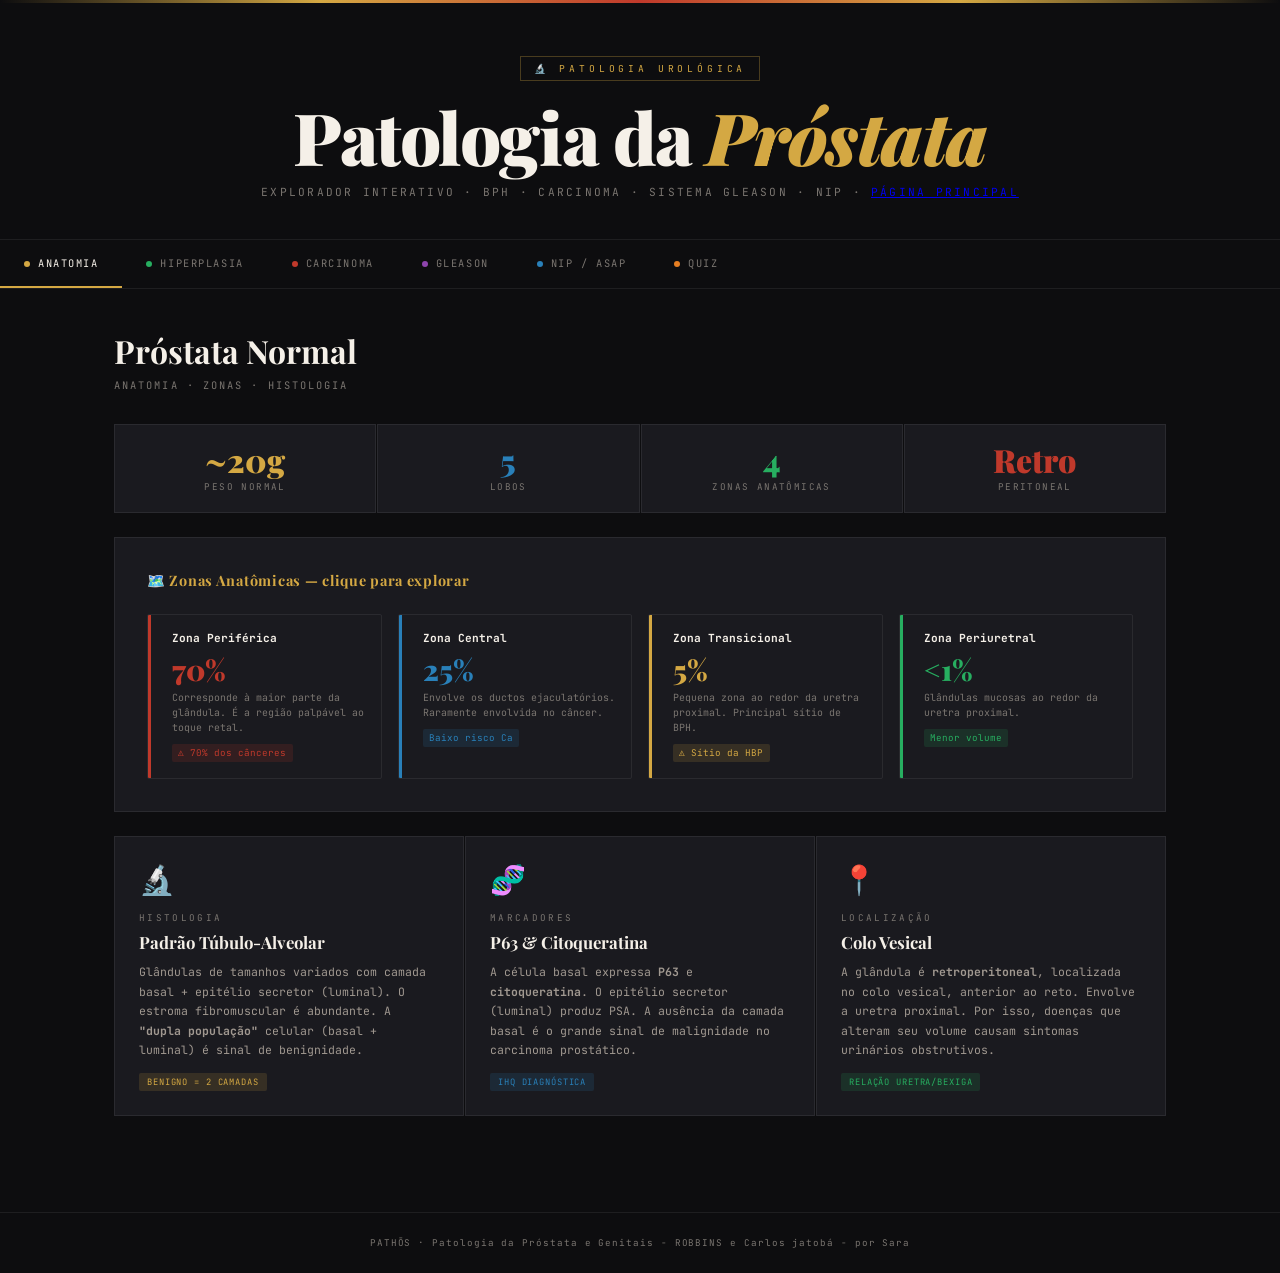
<file: Patologia.html>
<!DOCTYPE html>
<html lang="pt-BR">
<head>
<meta charset="UTF-8">
<meta name="viewport" content="width=device-width, initial-scale=1.0">
<title>PATHŌS — Patologia da Próstata</title>
<link href="https://fonts.googleapis.com/css2?family=Playfair+Display:ital,wght@0,400;0,700;0,900;1,400;1,700&family=JetBrains+Mono:wght@300;400;700&display=swap" rel="stylesheet">
<style>
*, *::before, *::after { box-sizing: border-box; margin: 0; padding: 0; }

:root {
  --bg: #0d0d0f;
  --surface: #141417;
  --card: #1a1a1f;
  --border: rgba(255,255,255,0.07);
  --gold: #d4a843;
  --gold-dim: rgba(212,168,67,0.15);
  --red: #c0392b;
  --red-dim: rgba(192,57,43,0.15);
  --blue: #2980b9;
  --blue-dim: rgba(41,128,185,0.15);
  --green: #27ae60;
  --green-dim: rgba(39,174,96,0.15);
  --purple: #8e44ad;
  --purple-dim: rgba(142,68,173,0.15);
  --text: #e8e4dc;
  --muted: #7a7570;
  --bright: #f5f0e8;
}

body {
  background: var(--bg);
  color: var(--text);
  font-family: 'JetBrains Mono', monospace;
  min-height: 100vh;
  overflow-x: hidden;
}

/* ── HEADER ── */
header {
  text-align: center;
  padding: 3.5rem 2rem 2.5rem;
  border-bottom: 1px solid var(--border);
  position: relative;
}
header::before {
  content: '';
  position: absolute;
  top: 0; left: 0; right: 0;
  height: 3px;
  background: linear-gradient(90deg, transparent, var(--gold), var(--red), var(--gold), transparent);
}
.badge {
  display: inline-block;
  font-size: 0.6rem;
  letter-spacing: 0.4em;
  color: var(--gold);
  border: 1px solid rgba(212,168,67,0.3);
  padding: 0.3rem 0.8rem;
  margin-bottom: 1.2rem;
  text-transform: uppercase;
}
h1 {
  font-family: 'Playfair Display', serif;
  font-size: clamp(2.2rem, 6vw, 4.5rem);
  font-weight: 900;
  line-height: 1;
  color: var(--bright);
  letter-spacing: -0.02em;
}
h1 span { color: var(--gold); font-style: italic; }
.subtitle {
  font-size: 0.7rem;
  letter-spacing: 0.2em;
  color: var(--muted);
  margin-top: 0.8rem;
  text-transform: uppercase;
}

/* ── NAV TABS ── */
nav {
  display: flex;
  gap: 0;
  overflow-x: auto;
  border-bottom: 1px solid var(--border);
  scrollbar-width: none;
}
nav::-webkit-scrollbar { display: none; }
.tab {
  flex-shrink: 0;
  padding: 1rem 1.5rem;
  font-family: 'JetBrains Mono', monospace;
  font-size: 0.65rem;
  letter-spacing: 0.15em;
  text-transform: uppercase;
  color: var(--muted);
  cursor: pointer;
  border-bottom: 2px solid transparent;
  transition: all 0.25s;
  background: none;
  border-top: none;
  border-left: none;
  border-right: none;
  position: relative;
}
.tab:hover { color: var(--text); background: rgba(255,255,255,0.02); }
.tab.active { color: var(--bright); border-bottom-color: var(--gold); }
.tab .dot {
  display: inline-block;
  width: 6px; height: 6px;
  border-radius: 50%;
  margin-right: 0.5rem;
  vertical-align: middle;
}

/* ── MAIN CONTENT ── */
main { max-width: 1100px; margin: 0 auto; padding: 2.5rem 1.5rem 4rem; }

.panel { display: none; animation: fadeUp 0.4s ease; }
.panel.active { display: block; }
@keyframes fadeUp {
  from { opacity: 0; transform: translateY(12px); }
  to { opacity: 1; transform: translateY(0); }
}

/* ── PANEL HEADER ── */
.panel-title {
  font-family: 'Playfair Display', serif;
  font-size: 2rem;
  font-weight: 700;
  margin-bottom: 0.4rem;
  color: var(--bright);
}
.panel-subtitle {
  font-size: 0.65rem;
  letter-spacing: 0.2em;
  color: var(--muted);
  text-transform: uppercase;
  margin-bottom: 2rem;
}

/* ── CARDS GRID ── */
.cards { display: grid; grid-template-columns: repeat(auto-fit, minmax(280px, 1fr)); gap: 1px; margin-bottom: 2rem; }
.card {
  background: var(--card);
  border: 1px solid var(--border);
  padding: 1.5rem;
  transition: border-color 0.25s, transform 0.25s;
  cursor: default;
}
.card:hover { border-color: rgba(212,168,67,0.3); transform: translateY(-2px); }
.card-icon { font-size: 1.8rem; margin-bottom: 0.8rem; }
.card-label {
  font-size: 0.58rem;
  letter-spacing: 0.25em;
  text-transform: uppercase;
  color: var(--muted);
  margin-bottom: 0.4rem;
}
.card-title {
  font-family: 'Playfair Display', serif;
  font-size: 1.05rem;
  font-weight: 700;
  color: var(--bright);
  margin-bottom: 0.6rem;
}
.card-text { font-size: 0.72rem; line-height: 1.7; color: #a09890; }
.card-tag {
  display: inline-block;
  font-size: 0.55rem;
  letter-spacing: 0.1em;
  padding: 0.2rem 0.5rem;
  margin-top: 0.8rem;
  border-radius: 2px;
  text-transform: uppercase;
}
.tag-gold { background: var(--gold-dim); color: var(--gold); }
.tag-red { background: var(--red-dim); color: var(--red); }
.tag-blue { background: var(--blue-dim); color: var(--blue); }
.tag-green { background: var(--green-dim); color: var(--green); }
.tag-purple { background: var(--purple-dim); color: var(--purple); }

/* ── ANATOMY ZONE MAP ── */
.zone-map {
  background: var(--card);
  border: 1px solid var(--border);
  padding: 2rem;
  margin-bottom: 1.5rem;
}
.zone-map h3 {
  font-family: 'Playfair Display', serif;
  font-size: 0.9rem;
  color: var(--gold);
  margin-bottom: 1.5rem;
  letter-spacing: 0.05em;
}
.zones-row { display: flex; gap: 1rem; flex-wrap: wrap; }
.zone-item {
  flex: 1;
  min-width: 160px;
  padding: 1rem;
  border: 1px solid var(--border);
  border-radius: 2px;
  cursor: pointer;
  transition: all 0.25s;
  position: relative;
  overflow: hidden;
}
.zone-item::before {
  content: '';
  position: absolute;
  top: 0; left: 0; bottom: 0;
  width: 3px;
}
.zone-item.z-periferico::before { background: var(--red); }
.zone-item.z-central::before { background: var(--blue); }
.zone-item.z-transicional::before { background: var(--gold); }
.zone-item.z-periuretral::before { background: var(--green); }
.zone-item:hover { background: rgba(255,255,255,0.03); transform: scale(1.02); }
.zone-name {
  font-size: 0.7rem;
  font-weight: 700;
  color: var(--bright);
  margin-bottom: 0.3rem;
  margin-left: 0.5rem;
}
.zone-pct {
  font-family: 'Playfair Display', serif;
  font-size: 1.8rem;
  font-weight: 900;
  margin-left: 0.5rem;
  margin-bottom: 0.2rem;
}
.z-periferico .zone-pct { color: var(--red); }
.z-central .zone-pct { color: var(--blue); }
.z-transicional .zone-pct { color: var(--gold); }
.z-periuretral .zone-pct { color: var(--green); }
.zone-desc { font-size: 0.62rem; color: var(--muted); margin-left: 0.5rem; line-height: 1.5; }
.zone-cancer-risk {
  font-size: 0.58rem;
  margin-top: 0.5rem;
  margin-left: 0.5rem;
  padding: 0.2rem 0.4rem;
  display: inline-block;
  border-radius: 2px;
}

/* ── GLEASON INTERACTIVE ── */
.gleason-container { display: grid; grid-template-columns: 1fr 1fr; gap: 1.5rem; margin-bottom: 1.5rem; }
@media (max-width: 680px) { .gleason-container { grid-template-columns: 1fr; } }
.gleason-slider-wrap {
  background: var(--card);
  border: 1px solid var(--border);
  padding: 2rem;
}
.gleason-title {
  font-family: 'Playfair Display', serif;
  font-size: 1rem;
  color: var(--gold);
  margin-bottom: 1.5rem;
}
.score-display {
  text-align: center;
  margin-bottom: 1.5rem;
}
.score-number {
  font-family: 'Playfair Display', serif;
  font-size: 5rem;
  font-weight: 900;
  line-height: 1;
  transition: color 0.3s;
}
.score-label { font-size: 0.6rem; letter-spacing: 0.2em; color: var(--muted); text-transform: uppercase; }

.pattern-btns { display: flex; gap: 0.5rem; flex-wrap: wrap; margin-bottom: 1.2rem; }
.pattern-btn {
  flex: 1;
  min-width: 45px;
  padding: 0.6rem 0.3rem;
  font-family: 'JetBrains Mono', monospace;
  font-size: 0.75rem;
  font-weight: 700;
  border: 1px solid var(--border);
  background: transparent;
  color: var(--muted);
  cursor: pointer;
  transition: all 0.2s;
  border-radius: 2px;
}
.pattern-btn:hover { border-color: var(--gold); color: var(--gold); }
.pattern-btn.selected { background: var(--gold-dim); border-color: var(--gold); color: var(--gold); }

.gleason-info {
  background: var(--card);
  border: 1px solid var(--border);
  padding: 2rem;
}
.gleason-grade-badge {
  font-size: 0.6rem;
  letter-spacing: 0.2em;
  text-transform: uppercase;
  padding: 0.25rem 0.6rem;
  border-radius: 2px;
  margin-bottom: 1rem;
  display: inline-block;
}
.gleason-desc-title {
  font-family: 'Playfair Display', serif;
  font-size: 1.1rem;
  font-weight: 700;
  color: var(--bright);
  margin-bottom: 0.6rem;
}
.gleason-desc-text { font-size: 0.7rem; line-height: 1.8; color: #a09890; }
.gleason-formula {
  margin-top: 1rem;
  padding: 0.8rem;
  background: rgba(255,255,255,0.03);
  border: 1px solid var(--border);
  font-size: 0.65rem;
  color: var(--muted);
}
.gleason-formula strong { color: var(--gold); }

/* ── PROGRESSION TIMELINE ── */
.timeline {
  position: relative;
  padding-left: 2rem;
  margin-bottom: 2rem;
}
.timeline::before {
  content: '';
  position: absolute;
  left: 0.5rem;
  top: 0;
  bottom: 0;
  width: 1px;
  background: linear-gradient(180deg, var(--gold), var(--red), var(--red));
}
.tl-item {
  position: relative;
  margin-bottom: 1.5rem;
  padding: 1.2rem 1.5rem;
  background: var(--card);
  border: 1px solid var(--border);
  transition: border-color 0.25s;
}
.tl-item:hover { border-color: rgba(212,168,67,0.25); }
.tl-dot {
  position: absolute;
  left: -1.85rem;
  top: 1.4rem;
  width: 10px;
  height: 10px;
  border-radius: 50%;
  border: 2px solid var(--bg);
}
.tl-num {
  font-size: 0.55rem;
  letter-spacing: 0.2em;
  text-transform: uppercase;
  color: var(--muted);
  margin-bottom: 0.3rem;
}
.tl-title {
  font-family: 'Playfair Display', serif;
  font-size: 1rem;
  font-weight: 700;
  color: var(--bright);
  margin-bottom: 0.5rem;
}
.tl-body { font-size: 0.7rem; line-height: 1.7; color: #a09890; }

/* ── COMPARISON TABLE ── */
.compare-table {
  width: 100%;
  border-collapse: collapse;
  margin-bottom: 1.5rem;
  font-size: 0.68rem;
}
.compare-table th {
  padding: 0.8rem 1rem;
  text-align: left;
  font-size: 0.58rem;
  letter-spacing: 0.15em;
  text-transform: uppercase;
  color: var(--muted);
  border-bottom: 1px solid var(--border);
}
.compare-table td {
  padding: 0.9rem 1rem;
  border-bottom: 1px solid var(--border);
  color: #a09890;
  line-height: 1.6;
}
.compare-table tr:hover td { background: rgba(255,255,255,0.02); }
.compare-table td:first-child { color: var(--bright); font-weight: 700; font-size: 0.7rem; }

/* ── INFO BOX ── */
.info-box {
  background: var(--card);
  border: 1px solid var(--border);
  border-left: 3px solid var(--gold);
  padding: 1.2rem 1.5rem;
  margin-bottom: 1.5rem;
  font-size: 0.7rem;
  line-height: 1.7;
  color: #a09890;
}
.info-box strong { color: var(--gold); }
.info-box.danger { border-left-color: var(--red); }
.info-box.danger strong { color: var(--red); }
.info-box.info { border-left-color: var(--blue); }
.info-box.info strong { color: var(--blue); }

/* ── STAT ROW ── */
.stats { display: flex; gap: 1px; margin-bottom: 1.5rem; flex-wrap: wrap; }
.stat {
  flex: 1;
  min-width: 120px;
  background: var(--card);
  border: 1px solid var(--border);
  padding: 1.2rem;
  text-align: center;
}
.stat-num {
  font-family: 'Playfair Display', serif;
  font-size: 2rem;
  font-weight: 900;
  line-height: 1;
  margin-bottom: 0.3rem;
}
.stat-lbl { font-size: 0.58rem; letter-spacing: 0.15em; text-transform: uppercase; color: var(--muted); }

/* ── FOOTER ── */
footer {
  text-align: center;
  padding: 1.5rem;
  border-top: 1px solid var(--border);
  font-size: 0.58rem;
  letter-spacing: 0.1em;
  color: var(--muted);
}

/* Scrollbar */
::-webkit-scrollbar { width: 4px; height: 4px; }
::-webkit-scrollbar-track { background: var(--bg); }
::-webkit-scrollbar-thumb { background: var(--border); }
</style>
</head>
<body>

<header>
  <div class="badge">🔬 Patologia Urológica </div>
  <h1>Patologia da <span>Próstata</span></h1>
  <p class="subtitle">Explorador Interativo · BPH · Carcinoma · Sistema Gleason · NIP · <a href="index.html" class="active">Página principal</a></p>
</header>

<nav>
  <button class="tab active" onclick="showPanel('anatomia')">
    <span class="dot" style="background:#d4a843"></span>Anatomia
  </button>
  <button class="tab" onclick="showPanel('hiperplasia')">
    <span class="dot" style="background:#27ae60"></span>Hiperplasia
  </button>
  <button class="tab" onclick="showPanel('carcinoma')">
    <span class="dot" style="background:#c0392b"></span>Carcinoma
  </button>
  <button class="tab" onclick="showPanel('gleason')">
    <span class="dot" style="background:#8e44ad"></span>Gleason
  </button>
  <button class="tab" onclick="showPanel('nip')">
    <span class="dot" style="background:#2980b9"></span>NIP / ASAP
  </button>
  <button class="tab" onclick="showPanel('quiz')">
    <span class="dot" style="background:#e67e22"></span>Quiz
  </button>
</nav>

<main>

<!-- ══════════ ANATOMIA ══════════ -->
<div class="panel active" id="panel-anatomia">
  <p class="panel-title">Próstata Normal</p>
  <p class="panel-subtitle">Anatomia · Zonas · Histologia</p>

  <div class="stats">
    <div class="stat">
      <div class="stat-num" style="color:var(--gold)">~20g</div>
      <div class="stat-lbl">Peso normal</div>
    </div>
    <div class="stat">
      <div class="stat-num" style="color:var(--blue)">5</div>
      <div class="stat-lbl">Lobos</div>
    </div>
    <div class="stat">
      <div class="stat-num" style="color:var(--green)">4</div>
      <div class="stat-lbl">Zonas anatômicas</div>
    </div>
    <div class="stat">
      <div class="stat-num" style="color:var(--red)">Retro</div>
      <div class="stat-lbl">peritoneal</div>
    </div>
  </div>

  <div class="zone-map">
    <h3>🗺️ Zonas Anatômicas — clique para explorar</h3>
    <div class="zones-row">
      <div class="zone-item z-periferico" onclick="showZoneInfo('periferico')">
        <div class="zone-name">Zona Periférica</div>
        <div class="zone-pct">70%</div>
        <div class="zone-desc">Corresponde à maior parte da glândula. É a região palpável ao toque retal.</div>
        <span class="zone-cancer-risk tag-red">⚠ 70% dos cânceres</span>
      </div>
      <div class="zone-item z-central" onclick="showZoneInfo('central')">
        <div class="zone-name">Zona Central</div>
        <div class="zone-pct">25%</div>
        <div class="zone-desc">Envolve os ductos ejaculatórios. Raramente envolvida no câncer.</div>
        <span class="zone-cancer-risk tag-blue">Baixo risco Ca</span>
      </div>
      <div class="zone-item z-transicional" onclick="showZoneInfo('transicional')">
        <div class="zone-name">Zona Transicional</div>
        <div class="zone-pct">5%</div>
        <div class="zone-desc">Pequena zona ao redor da uretra proximal. Principal sítio de BPH.</div>
        <span class="zone-cancer-risk tag-gold">⚠ Sítio da HBP</span>
      </div>
      <div class="zone-item z-periuretral" onclick="showZoneInfo('periuretral')">
        <div class="zone-name">Zona Periuretral</div>
        <div class="zone-pct">&lt;1%</div>
        <div class="zone-desc">Glândulas mucosas ao redor da uretra proximal.</div>
        <span class="zone-cancer-risk tag-green">Menor volume</span>
      </div>
    </div>
  </div>

  <div class="cards">
    <div class="card">
      <div class="card-icon">🔬</div>
      <div class="card-label">Histologia</div>
      <div class="card-title">Padrão Túbulo-Alveolar</div>
      <div class="card-text">Glândulas de tamanhos variados com camada basal + epitélio secretor (luminal). O estroma fibromuscular é abundante. A <strong>"dupla população"</strong> celular (basal + luminal) é sinal de benignidade.</div>
      <span class="card-tag tag-gold">Benigno = 2 camadas</span>
    </div>
    <div class="card">
      <div class="card-icon">🧬</div>
      <div class="card-label">Marcadores</div>
      <div class="card-title">P63 & Citoqueratina</div>
      <div class="card-text">A célula basal expressa <strong>P63</strong> e <strong>citoqueratina</strong>. O epitélio secretor (luminal) produz PSA. A ausência da camada basal é o grande sinal de malignidade no carcinoma prostático.</div>
      <span class="card-tag tag-blue">IHQ diagnóstica</span>
    </div>
    <div class="card">
      <div class="card-icon">📍</div>
      <div class="card-label">Localização</div>
      <div class="card-title">Colo Vesical</div>
      <div class="card-text">A glândula é <strong>retroperitoneal</strong>, localizada no colo vesical, anterior ao reto. Envolve a uretra proximal. Por isso, doenças que alteram seu volume causam sintomas urinários obstrutivos.</div>
      <span class="card-tag tag-green">Relação uretra/bexiga</span>
    </div>
  </div>
</div>

<!-- ══════════ HIPERPLASIA ══════════ -->
<div class="panel" id="panel-hiperplasia">
  <p class="panel-title">Hiperplasia Nodular (BPH)</p>
  <p class="panel-subtitle">Patogenia · Morfologia · Consequências</p>

  <div class="stats">
    <div class="stat">
      <div class="stat-num" style="color:var(--green)">70%</div>
      <div class="stat-lbl">Homens com 60 anos</div>
    </div>
    <div class="stat">
      <div class="stat-num" style="color:var(--gold)">200g</div>
      <div class="stat-lbl">Peso máximo BPH</div>
    </div>
    <div class="stat">
      <div class="stat-num" style="color:var(--blue)">DHT</div>
      <div class="stat-lbl">Principal hormônio</div>
    </div>
    <div class="stat">
      <div class="stat-num" style="color:var(--red)">TZ</div>
      <div class="stat-lbl">Zona afetada</div>
    </div>
  </div>

  <div class="info-box">
    <strong>🧠 Mnemônico da patogenia:</strong> Testosterona → enzima <strong>5α-redutase</strong> (no estroma) → <strong>Dihidrotestosterona (DHT)</strong> → receptor androgênico nuclear → proliferação estromal + epitelial → nódulos. O 17-β-estradiol amplifica esse efeito (aumenta os receptores androgênicos).
  </div>

  <div class="timeline">
    <div class="tl-item">
      <div class="tl-dot" style="background:var(--gold)"></div>
      <div class="tl-num">Etapa 1 · Hormonal</div>
      <div class="tl-title">Estímulo androgênico</div>
      <div class="tl-body">DHT e estrogênios (derivados do colesterol — ficam no núcleo) estimulam células do estroma prostático. Efeito autócrino (na mesma célula) e parácrino (na célula vizinha).</div>
    </div>
    <div class="tl-item">
      <div class="tl-dot" style="background:var(--gold)"></div>
      <div class="tl-num">Etapa 2 · Proliferação</div>
      <div class="tl-title">Brotamentos e ramificações</div>
      <div class="tl-body">Fatores de crescimento (FCF, TGF-β) estimulam divisão celular de células de reserva (células-tronco somáticas). Resultado: resposta proliferativa com formação de nódulos.</div>
    </div>
    <div class="tl-item">
      <div class="tl-dot" style="background:var(--green)"></div>
      <div class="tl-num">Etapa 3 · Morfologia</div>
      <div class="tl-title">Achados macroscópicos e microscópicos</div>
      <div class="tl-body">Glândulas até <strong>200g</strong>. Superfície de corte nodular. Glândulas dilatadas com projeções papilares, metaplasia escamosa e infartos. Proliferação fibromuscular. Zonas periuretral e transicional.</div>
    </div>
    <div class="tl-item">
      <div class="tl-dot" style="background:var(--red)"></div>
      <div class="tl-num">Etapa 4 · Consequência</div>
      <div class="tl-title">Obstrução uretral</div>
      <div class="tl-body">A glândula expandida comprime a uretra → jato urinário fraco, retenção, ITU, hidronefrose. A "dupla população" celular (P63+ na basal) confirma que ainda é benigno, não câncer.</div>
    </div>
  </div>

  <div class="cards">
    <div class="card">
      <div class="card-icon">🔑</div>
      <div class="card-label">Chave diagnóstica</div>
      <div class="card-title">Dupla população = Benignidade</div>
      <div class="card-text">Na BPH, a presença da <strong>camada basal</strong> (P63+ e citoqueratina+) junto ao epitélio luminal secretor (PSA+) confirma a benignidade. No carcinoma, a camada basal DESAPARECE.</div>
      <span class="card-tag tag-green">Benigno</span>
    </div>
    <div class="card">
      <div class="card-icon">⚡</div>
      <div class="card-label">Diagnóstico diferencial</div>
      <div class="card-title">BPH × Carcinoma</div>
      <div class="card-text">BPH ocorre nas zonas transicional e periuretral. Carcinoma prefere a zona periférica. Por isso, o toque retal consegue palpar o câncer (zona periférica posterior) mas não a BPH.</div>
      <span class="card-tag tag-red">Zona periférica = Ca</span>
    </div>
  </div>
</div>

<!-- ══════════ CARCINOMA ══════════ -->
<div class="panel" id="panel-carcinoma">
  <p class="panel-title">Carcinoma Prostático</p>
  <p class="panel-subtitle">Epidemiologia · Fatores de risco · Morfologia · Metástases</p>

  <div class="stats">
    <div class="stat">
      <div class="stat-num" style="color:var(--red)">300k</div>
      <div class="stat-lbl">Novos casos/ano</div>
    </div>
    <div class="stat">
      <div class="stat-num" style="color:var(--gold)">#1</div>
      <div class="stat-lbl">Câncer masc. mais comum</div>
    </div>
    <div class="stat">
      <div class="stat-num" style="color:var(--blue)">&gt;50</div>
      <div class="stat-lbl">Anos (incidência)</div>
    </div>
    <div class="stat">
      <div class="stat-num" style="color:var(--purple)">TSA₂+</div>
      <div class="stat-lbl">Raro em asiáticos</div>
    </div>
  </div>

  <div class="info-box danger">
    <strong>⚠ Raciocínio clínico:</strong> PSA alterado → biópsia por agulha grossa → quando indeterminado → imuno-histoquímica. O carcinoma prostático é sempre <strong>esporádico</strong>, resultante de mutações somáticas acumuladas.
  </div>

  <h3 style="font-family:'Playfair Display',serif; font-size:1rem; color:var(--gold); margin-bottom:1rem; margin-top:1.5rem;">Fatores de Risco</h3>
  <div class="cards">
    <div class="card">
      <div class="card-icon">🧬</div>
      <div class="card-label">Fator genético</div>
      <div class="card-title">Mutações somáticas</div>
      <div class="card-text">Genes de susceptibilidade herdados + <strong>perda de genes supressores de tumor</strong> (ex.: TP53). Cânceres esporádicos acumulam anormalidades genéticas ao longo dos anos.</div>
      <span class="card-tag tag-purple">p53, PTEN</span>
    </div>
    <div class="card">
      <div class="card-icon">🍔</div>
      <div class="card-label">Fator ambiental</div>
      <div class="card-title">Dieta ocidentalizada</div>
      <div class="card-text">Dieta rica em gorduras saturadas aumenta o risco. Isso explica a baixíssima incidência em asiáticos que residem no Japão vs. a alta incidência em japoneses emigrantes para EUA.</div>
      <span class="card-tag tag-red">Dieta rica em gorduras</span>
    </div>
    <div class="card">
      <div class="card-icon">💉</div>
      <div class="card-label">Fator hormonal</div>
      <div class="card-title">Estímulo trófico androgênico</div>
      <div class="card-text">A testosterona e DHT funcionam como combustível para o crescimento tumoral. Por isso a <strong>castração química/cirúrgica</strong> é uma estratégia terapêutica eficaz em doença avançada.</div>
      <span class="card-tag tag-gold">DHT → crescimento</span>
    </div>
  </div>

  <h3 style="font-family:'Playfair Display',serif; font-size:1rem; color:var(--gold); margin-bottom:1rem; margin-top:1.5rem;">Morfologia Histológica</h3>
  <table class="compare-table">
    <thead>
      <tr>
        <th>Característica</th>
        <th>Benigno (BPH)</th>
        <th>Carcinoma</th>
      </tr>
    </thead>
    <tbody>
      <tr><td>Camada basal</td><td style="color:var(--green)">Presente (P63+)</td><td style="color:var(--red)">AUSENTE ⚠</td></tr>
      <tr><td>Núcleo</td><td>Normal</td><td style="color:var(--red)">Grande e vacuolado</td></tr>
      <tr><td>Nucléolo</td><td>Discreto</td><td style="color:var(--red)">Evidente (proeminente)</td></tr>
      <tr><td>Mitoses</td><td>Raras</td><td>Raras (paradoxal!)</td></tr>
      <tr><td>Zona preferencial</td><td style="color:var(--gold)">Transicional / Periuretral</td><td style="color:var(--red)">Periférica / Posterior</td></tr>
      <tr><td>Consistência</td><td>Mole/elástica</td><td style="color:var(--red)">Endurecida (pétreo)</td></tr>
      <tr><td>Invasão perineural</td><td>Não</td><td style="color:var(--red)">Sim (sinal de agressividade)</td></tr>
    </tbody>
  </table>

  <h3 style="font-family:'Playfair Display',serif; font-size:1rem; color:var(--red); margin-bottom:1rem; margin-top:1.5rem;">Padrão de Metástases</h3>
  <div class="info-box danger">
    <strong>Rota de disseminação:</strong><br><br>
    <strong>Invasão local:</strong> vesículas seminais → cápsula prostática → base vesical.<br><br>
    <strong>Linfonodos:</strong> obturadores → perivesicais → hipogástricos → ilíacos → pré-sacrais.<br><br>
    <strong>Esqueleto (osteoblástico!):</strong> coluna lombar → fêmur → pelve → coluna torácica → costelas.<br><br>
    💡 Metástase óssea do carcinoma prostático é <strong>osteoblástica</strong> (diferente do Ca de mama, que é osteolítica).
  </div>
</div>

<!-- ══════════ GLEASON ══════════ -->
<div class="panel" id="panel-gleason">
  <p class="panel-title">Sistema de Graduação Gleason</p>
  <p class="panel-subtitle">Interativo · Selecione os padrões primário e secundário</p>

  <div class="info-box">
    <strong>Como funciona:</strong> Gleason identificou que o adenocarcinoma prostático <strong>nunca é homogêneo</strong>. Por isso, o escore = padrão primário (predominante) + padrão secundário (segundo mais frequente). Quanto mais alto o escore, mais agressivo. <strong>Ordem importa:</strong> 3+4=7 ≠ 4+3=7 (o segundo é pior).
  </div>

  <div class="gleason-container">
    <div class="gleason-slider-wrap">
      <div class="gleason-title">🎯 Monte seu Escore Gleason</div>
      
      <div style="margin-bottom:1rem;">
        <div style="font-size:0.6rem; letter-spacing:0.15em; text-transform:uppercase; color:var(--muted); margin-bottom:0.5rem;">Padrão Primário (predominante)</div>
        <div class="pattern-btns" id="primary-btns">
          <button class="pattern-btn selected" onclick="selectPattern('primary', 1, this)">1</button>
          <button class="pattern-btn" onclick="selectPattern('primary', 2, this)">2</button>
          <button class="pattern-btn" onclick="selectPattern('primary', 3, this)">3</button>
          <button class="pattern-btn" onclick="selectPattern('primary', 4, this)">4</button>
          <button class="pattern-btn" onclick="selectPattern('primary', 5, this)">5</button>
        </div>
      </div>
      
      <div style="margin-bottom:1.5rem;">
        <div style="font-size:0.6rem; letter-spacing:0.15em; text-transform:uppercase; color:var(--muted); margin-bottom:0.5rem;">Padrão Secundário</div>
        <div class="pattern-btns" id="secondary-btns">
          <button class="pattern-btn" onclick="selectPattern('secondary', 1, this)">1</button>
          <button class="pattern-btn selected" onclick="selectPattern('secondary', 2, this)">2</button>
          <button class="pattern-btn" onclick="selectPattern('secondary', 3, this)">3</button>
          <button class="pattern-btn" onclick="selectPattern('secondary', 4, this)">4</button>
          <button class="pattern-btn" onclick="selectPattern('secondary', 5, this)">5</button>
        </div>
      </div>

      <div class="score-display">
        <div class="score-number" id="gleason-score-num">3</div>
        <div class="score-label">Escore Gleason</div>
        <div style="font-size:0.65rem; color:var(--muted); margin-top:0.3rem;" id="gleason-formula-display">1 + 2 = 3</div>
      </div>

      <div class="gleason-formula">
        <strong>⚠ Regra do Alto Grau:</strong> Padrão alto grau em qualquer quantidade deve entrar no escore. Padrão baixo grau (&lt;5% da área) pode ser ignorado.
      </div>
    </div>

    <div class="gleason-info" id="gleason-info-panel">
      <!-- Preenchido por JS -->
    </div>
  </div>

  <h3 style="font-family:'Playfair Display',serif; font-size:1rem; color:var(--gold); margin-bottom:1rem;">Padrões Histológicos</h3>
  <table class="compare-table">
    <thead>
      <tr><th>Padrão</th><th>Morfologia</th><th>Diferenciação</th><th>Prognóstico</th></tr>
    </thead>
    <tbody>
      <tr>
        <td>1</td>
        <td>Glândulas uniformes, pequenas, bem delimitadas, compactas</td>
        <td style="color:var(--green)">Muito bem diferenciado</td>
        <td style="color:var(--green)">Excelente</td>
      </tr>
      <tr>
        <td>2</td>
        <td>Glândulas mais variáveis, leve infiltração do estroma</td>
        <td style="color:var(--green)">Bem diferenciado</td>
        <td style="color:var(--green)">Bom</td>
      </tr>
      <tr>
        <td>3</td>
        <td>Glândulas irregulares, camada basal única, fazendo "bico", infiltrativas. Cribriforme na prática = Gleason 4!</td>
        <td style="color:var(--gold)">Moderadamente diferenciado</td>
        <td style="color:var(--gold)">Intermediário</td>
      </tr>
      <tr>
        <td>4</td>
        <td>Glândulas mal formadas, fusionadas, padrão cribriforme verdadeiro, infiltração extensa</td>
        <td style="color:var(--red)">Pouco diferenciado</td>
        <td style="color:var(--red)">Ruim</td>
      </tr>
      <tr>
        <td>5</td>
        <td>Total anaplásico — células em cordões, fila indiana. Sem formação glandular. Necrose comedônica</td>
        <td style="color:var(--red)">Indiferenciado</td>
        <td style="color:var(--red)">Muito ruim</td>
      </tr>
    </tbody>
  </table>
</div>

<!-- ══════════ NIP / ASAP ══════════ -->
<div class="panel" id="panel-nip">
  <p class="panel-title">NIP e ASAP</p>
  <p class="panel-subtitle">Neoplasia Intraepitelial Prostática · Proliferação Atípica de Pequenos Ácinos</p>

  <div class="cards">
    <div class="card">
      <div class="card-icon">🟡</div>
      <div class="card-label">NIP Baixo Grau</div>
      <div class="card-title">Não reportar</div>
      <div class="card-text">Alterações nucleares leves. <strong>Não deve ser informada</strong> no laudo — tem baixa reprodutibilidade interobservador e não altera a conduta clínica.</div>
      <span class="card-tag tag-gold">Não reportar</span>
    </div>
    <div class="card">
      <div class="card-icon">🔴</div>
      <div class="card-label">NIP Alto Grau</div>
      <div class="card-title">Reportar sempre</div>
      <div class="card-text">Nucléolo proeminente, alta frequência na zona periférica. Associa-se com tumores de grau intermediário e elevado. <strong>Reportar mesmo se focal.</strong> O risco de carcinoma em rebiópsia, contudo, não difere significativamente de biópsia benigna prévia (Epstein J).</div>
      <span class="card-tag tag-red">Reportar, inda que focal</span>
    </div>
    <div class="card">
      <div class="card-icon">🔵</div>
      <div class="card-label">ASAP</div>
      <div class="card-title">Não é entidade específica</div>
      <div class="card-text">Proliferação Atípica de Pequenos Ácinos. Não é diagnóstico histopatológico definitivo. Rebiópsia necessária em ~53% dos casos. Tempo médio de rebiópsia: <strong>23,8 meses</strong> (vs. 10,6 meses na NIP de alto grau).</div>
      <span class="card-tag tag-blue">Rebiópsia 53% casos</span>
    </div>
  </div>

  <div class="info-box info">
    <strong>🔬 Morfologia da NIP de Alto Grau:</strong> A célula basal (P63+) ainda existe, mas em menor quantidade. O nucléolo é proeminente — semelhante ao carcinoma, mas a membrana basal ainda está íntegra. É considerada uma lesão precursora do adenocarcinoma acinar, especialmente na zona periférica.
  </div>

  <h3 style="font-family:'Playfair Display',serif; font-size:1rem; color:var(--gold); margin-bottom:1rem; margin-top:1.5rem;">Tipos Histológicos do Carcinoma (Padronização de Laudos)</h3>
  <div class="cards">
    <div class="card">
      <div class="card-icon">⭐</div>
      <div class="card-label">Mais comum</div>
      <div class="card-title">Adenocarcinoma Acinar</div>
      <div class="card-text">Tipo histológico mais frequente. Base do sistema Gleason. Graduado obrigatoriamente.</div>
      <span class="card-tag tag-gold">Principal</span>
    </div>
    <div class="card">
      <div class="card-icon">📋</div>
      <div class="card-label">Outros tipos</div>
      <div class="card-title">Variantes raras</div>
      <div class="card-text">Carcinoma de ductos prostáticos · Adenocarcinoma mucinoso · Ca com células em anel de sinete · Ca adenoescamoso · Ca de pequenas células · Sarcomatóide</div>
      <span class="card-tag tag-purple">Variantes</span>
    </div>
  </div>
</div>

<!-- ══════════ QUIZ ══════════ -->
<div class="panel" id="panel-quiz">
  <p class="panel-title">Quiz Interativo</p>
  <p class="panel-subtitle">Teste seus conhecimentos · 8 questões</p>

  <div id="quiz-container"></div>
</div>

</main>

<footer>
  PATHŌS · Patologia da Próstata e Genitais - ROBBINS e Carlos jatobá - por Sara
</footer>

<script>
// ── NAVIGATION ──
function showPanel(id) {
  document.querySelectorAll('.panel').forEach(p => p.classList.remove('active'));
  document.querySelectorAll('.tab').forEach(t => t.classList.remove('active'));
  document.getElementById('panel-' + id).classList.add('active');
  event.currentTarget.classList.add('active');
}

// ── ZONE INFO ──
function showZoneInfo(zone) {
  const info = {
    periferico: '🔴 ZONA PERIFÉRICA: A mais importante clinicamente! 70% do volume glandular e origem de 70% dos cânceres. É a zona palpável ao toque retal. O carcinoma nessa zona pode ser detectado precocemente pelo toque retal.',
    central: '🔵 ZONA CENTRAL: Envolve os ductos ejaculatórios. Raramente envolvida no carcinoma (5-10% dos casos). Morfologia distinta — glândulas maiores e mais complexas.',
    transicional: '🟡 ZONA TRANSICIONAL: Principal sítio da Hiperplasia Nodular Benigna (BPH). Localizada ao redor da uretra proximal. Cresce com a idade, podendo comprimir a uretra.',
    periuretral: '🟢 ZONA PERIURETRAL: Glândulas mucosas na região mais interna, junto à uretra. Pequena, raramente causa problemas isolados.'
  };
  alert(info[zone]);
}

// ── GLEASON LOGIC ──
let gleasonPrimary = 1, gleasonSecondary = 2;

const gleasonData = {
  2: { grade: 'Grupo 1', color: '#27ae60', title: 'Muito bem diferenciado', desc: 'Glândulas pequenas, uniformes e bem delimitadas. O idoso frequentemente morre de outra coisa antes deste tumor progredir. Crescimento extremamente lento.', survival: 'Excelente prognóstico' },
  3: { grade: 'Grupo 1', color: '#27ae60', title: 'Bem diferenciado', desc: 'Glândulas com maior variabilidade de tamanho. Bordas ainda relativamente definidas. Crescimento lento.', survival: 'Bom prognóstico' },
  4: { grade: 'Grupo 1', color: '#2980b9', title: 'Bem diferenciado', desc: 'Score 4 (2+2). Glândulas moderadamente variáveis. Ainda bem diferenciado. Vigilância ativa pode ser considerada.', survival: 'Bom prognóstico' },
  5: { grade: 'Grupo 1', color: '#2980b9', title: 'Moderado — Gleason 5', desc: 'Score 5 (2+3 ou 3+2). Glândulas irregulares com infiltração estromal. Padrão 3 com camada basal única e "bico". Cuidado: cribriforme = Gleason 4!', survival: 'Intermediário' },
  6: { grade: 'Grupo 2', color: '#f39c12', title: 'Moderadamente diferenciado', desc: 'Score 6 (3+3). O mais comum historicamente. Glândulas irregulares infiltrativas, camada basal única. Atenção: o score 6 tem caído com a reclassificação do padrão cribriforme para Gleason 4.', survival: 'Intermediário' },
  7: { grade: 'Grupo 3/4', color: '#e67e22', title: 'Intermediário — crítico!', desc: 'Score 7: pode ser 3+4 (melhor) ou 4+3 (pior) — a ordem importa e NÃO vale comutação! O padrão predominante define o comportamento. Tumores 4+3=7 são mais agressivos que 3+4=7.', survival: 'Desfavorável' },
  8: { grade: 'Grupo 4', color: '#c0392b', title: 'Pouco diferenciado', desc: 'Glândulas mal formadas e fusionadas. Padrão cribriforme verdadeiro. Alta taxa de extensão extraprostática e metástases. Tratamento multimodal necessário.', survival: 'Ruim' },
  9: { grade: 'Grupo 5', color: '#8e44ad', title: 'Indiferenciado', desc: 'Células em cordões e fila indiana. Anaplasia completa — crescimento invasivo, autônomo e descoordenado. Não atende a comandos negativos para interromper crescimento.', survival: 'Muito ruim' },
  10: { grade: 'Grupo 5', color: '#8e44ad', title: 'Completamente indiferenciado', desc: 'Score máximo. Total anaplásico. Sem qualquer formação glandular reconhecível. Metástases frequentes ao diagnóstico. Prognóstico extremamente reservado.', survival: 'Muito ruim' }
};

function selectPattern(type, val, btn) {
  const group = type === 'primary' ? 'primary-btns' : 'secondary-btns';
  document.querySelectorAll(`#${group} .pattern-btn`).forEach(b => b.classList.remove('selected'));
  btn.classList.add('selected');
  if (type === 'primary') gleasonPrimary = val;
  else gleasonSecondary = val;
  updateGleason();
}

function updateGleason() {
  const score = gleasonPrimary + gleasonSecondary;
  const data = gleasonData[score] || gleasonData[7];
  
  const numEl = document.getElementById('gleason-score-num');
  numEl.textContent = score;
  numEl.style.color = data.color;
  
  document.getElementById('gleason-formula-display').textContent = `${gleasonPrimary} + ${gleasonSecondary} = ${score}`;
  
  document.getElementById('gleason-info-panel').innerHTML = `
    <span class="gleason-grade-badge" style="background:${data.color}20; color:${data.color}">${data.grade} · Score ${score}</span>
    <div class="gleason-desc-title">${data.title}</div>
    <div class="gleason-desc-text">${data.desc}</div>
    <div class="gleason-formula" style="margin-top:1rem; border-left:3px solid ${data.color}">
      <strong style="color:${data.color}">Prognóstico:</strong> ${data.survival}
    </div>
    ${score === 7 ? `<div class="gleason-formula" style="margin-top:0.8rem; border-left:3px solid #e67e22"><strong style="color:#e67e22">⚠ Score 7 especial:</strong> Padrão primário ${gleasonPrimary} × secundário ${gleasonSecondary} — ${gleasonPrimary > gleasonSecondary ? 'PIOR (4+3): maior componente indiferenciado' : gleasonPrimary < gleasonSecondary ? 'MELHOR (3+4): menor componente indiferenciado' : 'Padrões iguais'}</div>` : ''}
  `;
}

updateGleason();

// ── QUIZ ──
const questions = [
  {
    q: "Qual zona anatômica da próstata é o principal sítio do carcinoma prostático e pode ser palpada ao toque retal?",
    options: ["Zona transicional", "Zona central", "Zona periférica", "Zona periuretral"],
    answer: 2,
    explanation: "A zona periférica corresponde a ~70% do volume glandular e é o sítio de ~70% dos carcinomas. Por ser posterior, é acessível ao toque retal."
  },
  {
    q: "Um patologista observa glândulas prostáticas com camada basal ausente, núcleo grande e vacuolado, nucléolo evidente e invasão perineural. Qual o diagnóstico?",
    options: ["Hiperplasia nodular benigna", "NIP de baixo grau", "Adenocarcinoma prostático", "ASAP"],
    answer: 2,
    explanation: "A AUSÊNCIA de camada basal é o grande marcador de malignidade. Junto com nucléolo proeminente e invasão perineural, confirma adenocarcinoma."
  },
  {
    q: "Um paciente de 62 anos tem BPH com próstata de 120g. Qual é a enzima chave na patogenia e em qual zona ocorre a hiperplasia?",
    options: ["Aromatase, zona periférica", "5α-redutase, zona transicional", "Fosfolipase, zona central", "Telomerase, zona periuretral"],
    answer: 1,
    explanation: "A 5α-redutase do estroma converte testosterona em DHT, o andrógeno mais potente. A BPH ocorre nas zonas transicional e periuretral — por isso causa obstrução uretral."
  },
  {
    q: "Um escore Gleason 4+3=7 e um escore Gleason 3+4=7 são biologicamente equivalentes?",
    options: ["Sim, o total é o mesmo", "Não, 4+3=7 tem pior prognóstico", "Não, 3+4=7 tem pior prognóstico", "Depende da PSA"],
    answer: 1,
    explanation: "O padrão PRIMÁRIO (predominante) é o mais importante. Gleason 4+3=7 tem maior componente de padrão 4 (pouco diferenciado) e pior prognóstico que 3+4=7. A ordem NÃO é comutativa!"
  },
  {
    q: "Qual achado histológico confirma BENIGNIDADE na próstata e qual marcador imunoistoquímico o identifica?",
    options: ["Nucléolo proeminente, marcado por PSA", "Camada basal presente, marcada por P63 e citoqueratina", "Invasão perineural, marcada por S100", "Metaplasia escamosa, marcada por EMA"],
    answer: 1,
    explanation: "A 'dupla população' celular — células basais (P63+, citoqueratina+) + células luminais secretoras (PSA+) — é o sinal de benignidade. O carcinoma perde a camada basal."
  },
  {
    q: "Para qual sítio ósseo o carcinoma prostático metastatiza com mais frequência e qual o padrão da lesão?",
    options: ["Crânio, lesão osteolítica", "Coluna lombar, lesão osteoblástica", "Rádio, lesão osteolítica", "Clavícula, lesão mista"],
    answer: 1,
    explanation: "A metástase óssea do Ca prostático é classicamente OSTEOBLÁSTICA (diferente do Ca de mama, que é osteolítica). O sítio mais comum é a coluna lombar, seguido de fêmur, pelve e coluna torácica."
  },
  {
    q: "Qual afirmação sobre a NIP de alto grau está CORRETA segundo Epstein J?",
    options: ["Deve-se sempre indicar nova biópsia imediata", "O risco de câncer em rebiópsia não difere de biópsia anterior benigna", "Indica carcinoma com 90% de certeza", "Não precisa ser reportada no laudo"],
    answer: 1,
    explanation: "Epstein J demonstrou que o risco de carcinoma em rebiópsia após NIP de alto grau não é significativamente diferente do risco após biópsia benigna. Porém, a NIP de alto grau deve ser reportada, mesmo se focal."
  },
  {
    q: "Um paciente tem próstata de 180g com superfície de corte nodular, metaplasia escamosa nas glândulas e infartos. Esses achados indicam:",
    options: ["Carcinoma de alto grau Gleason 5", "Hiperplasia nodular benigna com proliferação fibromuscular", "NIP de alto grau multifocal", "Adenocarcinoma mucinoso"],
    answer: 1,
    explanation: "Esses são achados clássicos da BPH: glândulas até 200g, superfície nodular, metaplasia escamosa e infartos. A metaplasia escamosa é uma resposta à isquemia dos infartos dentro dos nódulos."
  }
];

let currentQ = 0, score = 0, answered = false;

function renderQuiz() {
  const q = questions[currentQ];
  const pct = Math.round((currentQ / questions.length) * 100);
  document.getElementById('quiz-container').innerHTML = `
    <div style="font-size:0.6rem; letter-spacing:0.2em; color:var(--muted); margin-bottom:0.5rem; text-transform:uppercase;">
      Questão ${currentQ + 1} de ${questions.length} · Pontuação: ${score}/${currentQ}
    </div>
    <div style="height:3px; background:var(--border); margin-bottom:1.5rem; border-radius:2px;">
      <div style="height:100%; width:${pct}%; background:var(--gold); transition:width 0.4s; border-radius:2px;"></div>
    </div>
    <div style="background:var(--card); border:1px solid var(--border); padding:1.8rem; margin-bottom:1rem;">
      <div style="font-family:'Playfair Display',serif; font-size:1.05rem; color:var(--bright); line-height:1.6; margin-bottom:1.5rem;">${q.q}</div>
      ${q.options.map((opt, i) => `
        <div class="quiz-opt" id="opt-${i}" onclick="answerQ(${i})" style="
          padding: 0.9rem 1.1rem;
          margin-bottom: 0.6rem;
          border: 1px solid var(--border);
          cursor: pointer;
          font-size: 0.72rem;
          line-height: 1.5;
          color: #a09890;
          transition: all 0.2s;
          border-radius: 2px;
        " onmouseover="if(!window.qAnswered)this.style.borderColor='rgba(212,168,67,0.4)'" onmouseout="if(!window.qAnswered)this.style.borderColor='var(--border)'">
          <span style="color:var(--muted); margin-right:0.6rem; font-weight:700;">${String.fromCharCode(65+i)}.</span>${opt}
        </div>
      `).join('')}
    </div>
    <div id="quiz-feedback" style="display:none;"></div>
    <div style="display:flex; justify-content:flex-end; margin-top:1rem;">
      <button id="next-btn" onclick="nextQ()" style="display:none; font-family:'JetBrains Mono',monospace; font-size:0.65rem; letter-spacing:0.15em; text-transform:uppercase; padding:0.7rem 1.4rem; background:var(--gold-dim); border:1px solid var(--gold); color:var(--gold); cursor:pointer; border-radius:2px;">
        ${currentQ < questions.length - 1 ? 'Próxima →' : 'Ver Resultado →'}
      </button>
    </div>
  `;
  window.qAnswered = false;
}

function answerQ(idx) {
  if (window.qAnswered) return;
  window.qAnswered = true;
  const q = questions[currentQ];
  const isCorrect = idx === q.answer;
  if (isCorrect) score++;
  
  document.querySelectorAll('.quiz-opt').forEach((el, i) => {
    el.style.cursor = 'default';
    if (i === q.answer) { el.style.borderColor = 'var(--green)'; el.style.background = 'var(--green-dim)'; el.style.color = 'var(--green)'; }
    else if (i === idx && !isCorrect) { el.style.borderColor = 'var(--red)'; el.style.background = 'var(--red-dim)'; el.style.color = 'var(--red)'; }
  });
  
  document.getElementById('quiz-feedback').style.display = 'block';
  document.getElementById('quiz-feedback').innerHTML = `
    <div style="background:${isCorrect ? 'var(--green-dim)' : 'var(--red-dim)'}; border:1px solid ${isCorrect ? 'var(--green)' : 'var(--red)'}; padding:1rem 1.3rem; font-size:0.7rem; line-height:1.7; color:#c0c0b8; margin-bottom:0.5rem;">
      <strong style="color:${isCorrect ? 'var(--green)' : 'var(--red)'};">${isCorrect ? '✓ Correto!' : '✗ Incorreto'}</strong><br>
      ${q.explanation}
    </div>
  `;
  document.getElementById('next-btn').style.display = 'block';
}

function nextQ() {
  currentQ++;
  if (currentQ >= questions.length) {
    showResult();
  } else {
    renderQuiz();
  }
}

function showResult() {
  const pct = Math.round((score / questions.length) * 100);
  const grade = pct >= 80 ? '🏆 Excelente!' : pct >= 60 ? '👍 Bom!' : '📚 Continue estudando!';
  const color = pct >= 80 ? 'var(--green)' : pct >= 60 ? 'var(--gold)' : 'var(--red)';
  
  document.getElementById('quiz-container').innerHTML = `
    <div style="background:var(--card); border:1px solid var(--border); padding:3rem; text-align:center;">
      <div style="font-family:'Playfair Display',serif; font-size:4rem; font-weight:900; color:${color}; line-height:1;">${score}/${questions.length}</div>
      <div style="font-size:0.65rem; letter-spacing:0.2em; color:var(--muted); text-transform:uppercase; margin:0.5rem 0 1.5rem;">${pct}% de acerto</div>
      <div style="font-family:'Playfair Display',serif; font-size:1.5rem; color:var(--bright); margin-bottom:1.5rem;">${grade}</div>
      <div style="font-size:0.7rem; color:#a09890; max-width:400px; margin:0 auto 2rem; line-height:1.7;">
        ${pct >= 80 ? 'Você domina a patologia prostática! Revise os detalhes do Sistema Gleason para aperfeiçoar ainda mais.' :
          pct >= 60 ? 'Bom desempenho! Foque nos pontos sobre morfologia do carcinoma e zonas anatômicas.' :
          'Revise especialmente: zonas anatômicas, marcadores de benignidade/malignidade e o Sistema Gleason.'}
      </div>
      <button onclick="currentQ=0;score=0;renderQuiz();" style="font-family:'JetBrains Mono',monospace; font-size:0.65rem; letter-spacing:0.15em; text-transform:uppercase; padding:0.8rem 1.8rem; background:var(--gold-dim); border:1px solid var(--gold); color:var(--gold); cursor:pointer; border-radius:2px;">
        Tentar novamente
      </button>
    </div>
  `;
}

renderQuiz();
</script>
</body>
</html>
</file>
<file: style.css>
@import url('https://fonts.googleapis.com/css2?family=IBM+Plex+Mono:wght@400;600&family=IBM+Plex+Sans:wght@300;400;500;600&display=swap');
  :root {
    --bg: #0f1117;
    --surface: #181c27;
    --surface2: #1e2333;
    --border: #2a3045;
    --accent: #4f9cf9;
    --accent2: #38d9a9;
    --warn: #ffd43b;
    --danger: #ff6b6b;
    --success: #69db7c;
    --text: #f5f2f2;
    --text2: #dcd9c9;
    --text3: #dcd9c9 80%;
    --mono: 'IBM Plex Mono', monospace;
    --sans: 'IBM Plex Sans', sans-serif;
  }
  * { box-sizing: border-box; margin: 0; padding: 0; }
  html { scroll-behavior: smooth; }
  body { background: var(--bg); color: var(--text); font-family: var(--sans); font-size: 18px; min-height: 100vh; display: flex; justify-content: center; align-items: flex-start; padding: 24px 16px; scroll-behavior: smooth; -webkit-overflow-scrolling: touch; }

  #home,
  #station-view { width: min(1100px, 100%); max-width: 1100px; }

  /* ===== HOME ===== */
  #home { display: block; }
  #station-view { display: none; }

  .header {
    border-bottom: 1px solid var(--border);
    padding: 20px 32px;
    display: flex; align-items: center; gap: 16px;
    background: var(--surface);
  }
  .header-badge {
    background: var(--accent);
    color: #0a0f1e;
    font-family: var(--mono);
    font-size: 11px;
    font-weight: 600;
    padding: 4px 10px;
    border-radius: 3px;
    letter-spacing: 1px;
    text-transform: uppercase;
  }
  .header h1 { font-size: 30px; font-weight: 500; color: var(--text); }
  .header p { font-size: 15px; color: var(--text2); margin-top: 2px; }

  .home-body { padding: 32px; max-width: 1100px; margin: 0 auto; }
  .home-intro {
    background: var(--surface);
    border: 1px solid var(--border);
    border-left: 3px solid var(--accent);
    border-radius: 8px;
    padding: 20px 24px;
    margin-bottom: 32px;
  }
  .home-intro h2 { font-size: 16px; font-weight: 600; color: var(--accent); letter-spacing: 0.5px; margin-bottom: 8px; text-transform: uppercase; }
  .home-intro p { font-size: 16px; color: var(--text2); line-height: 1.7; }
  .home-intro .tags { display: flex; gap: 8px; flex-wrap: wrap; margin-top: 12px; }
  .tag {
    font-family: var(--mono);
    font-size: 11px;
    padding: 3px 8px;
    border-radius: 3px;
    border: 1px solid var(--border);
    color: var(--text2);
  }
  .tag.uro { border-color: #4f9cf9; color: #4f9cf9; }

  .section-label {
    font-family: var(--mono);
    font-size: 11px;
    letter-spacing: 2px;
    text-transform: uppercase;
    color: var(--text3);
    margin-bottom: 16px;
  }

  .grid { display: grid; grid-template-columns: repeat(auto-fill, minmax(280px, 1fr)); gap: 16px; }

  .card {
    background: var(--surface);
    border: 1px solid var(--border);
    border-radius: 8px;
    padding: 20px;
    cursor: pointer;
    transition: border-color 0.2s, transform 0.15s;
    position: relative;
    overflow: hidden;
  }
  .card::before {
    content: '';
    position: absolute;
    top: 0; left: 0; right: 0;
    height: 2px;
    background: var(--card-accent, var(--accent));
    opacity: 0;
    transition: opacity 0.2s;
  }
  .card:hover { border-color: var(--card-accent, var(--accent)); transform: translateY(-2px); }
  .card:hover::before { opacity: 1; }
  .card-num {
    font-family: var(--mono);
    font-size: 13px;
    color: var(--text3);
    margin-bottom: 10px;
  }
  .card-title { font-size: 17px; font-weight: 600; color: var(--text); margin-bottom: 4px; }
  .card-sub { font-size: 14px; color: var(--text2); margin-bottom: 12px; }
  .card-meta { display: flex; gap: 8px; align-items: center; }
  .pill {
    font-family: var(--mono);
    font-size: 12px;
    padding: 2px 7px;
    border-radius: 20px;
    border: 1px solid;
  }
  .pill-urologia { border-color: #4f9cf9; color: #4f9cf9; }
  .pill-nefrologia { border-color: #38d9a9; color: #38d9a9; }
  .pill-endocrinologia { border-color: #d98038; color: #d98038; }
  .pill-psiquiatria { border-color: #a78bfa; color: #a78bfa; }
  .pill-level-simples { border-color: #69db7c; color: #69db7c; }
  .pill-level-moderado { border-color: #ffd43b; color: #ffd43b; }
  .pill-level-complexo { border-color: #ff6b6b; color: #ff6b6b; }

  /* ===== STATION VIEW ===== */
  .sv-header {
    background: var(--surface);
    border-bottom: 1px solid var(--border);
    padding: 16px 24px;
    display: flex; align-items: center; gap: 16px;
  }
  .back-btn {
    background: none;
    border: 1px solid var(--border);
    color: var(--text2);
    font-family: var(--sans);
    font-size: 13px;
    padding: 6px 14px;
    border-radius: 5px;
    cursor: pointer;
    transition: all 0.2s;
  }
  .back-btn:hover { border-color: var(--accent); color: var(--accent); }
  .sv-title { font-size: 18px; font-weight: 600; flex: 1; }
  .sv-sub { font-size: 14px; color: var(--text2); }

  .timer-wrap {
    display: flex; align-items: center; gap: 8px;
    background: var(--surface2);
    border: 1px solid var(--border);
    border-radius: 6px;
    padding: 8px 14px;
  }
  .timer-label { font-size: 13px; color: var(--text3); font-family: var(--mono); }
  #timer-display {
    font-family: var(--mono);
    font-size: 22px;
    font-weight: 600;
    color: var(--accent2);
    min-width: 56px;
    letter-spacing: 1px;
    transition: color 0.3s;
  }
  #timer-display.warn { color: var(--warn); }
  #timer-display.danger { color: var(--danger); animation: pulse 0.5s infinite alternate; }
  @keyframes pulse { from { opacity: 1; } to { opacity: 0.5; } }

  .timer-btn {
    background: none;
    border: 1px solid var(--border);
    color: var(--text2);
    font-size: 14px;
    width: 28px; height: 28px;
    border-radius: 4px;
    cursor: pointer;
    transition: all 0.2s;
  }
  .timer-btn:hover { border-color: var(--accent); color: var(--accent); }

  .tabs-nav {
    display: flex;
    border-bottom: 1px solid var(--border);
    background: var(--surface);
    padding: 0 24px;
    overflow-x: auto;
    scroll-behavior: smooth;
    -webkit-overflow-scrolling: touch;
    scrollbar-width: thin;
  }
  .tab-btn {
    background: none;
    border: none;
    color: var(--text2);
    font-family: var(--sans);
    font-size: 15px;
    padding: 14px 18px;
    cursor: pointer;
    border-bottom: 2px solid transparent;
    transition: all 0.2s;
    white-space: nowrap;
  }
  .tab-btn:hover { color: var(--text); }
  .tab-btn.active { color: var(--accent); border-bottom-color: var(--accent); }

  .tab-content { display: none; padding: 28px 24px; max-width: 900px; margin: 0 auto; }
  .tab-content.active { display: block; }

  /* ===== CONTENT STYLES ===== */
  .section-block {
    margin-bottom: 24px;
  }
  .section-block h3 {
    font-size: 13px;
    font-family: var(--mono);
    letter-spacing: 1.5px;
    text-transform: uppercase;
    color: var(--accent);
    margin-bottom: 14px;
    padding-bottom: 10px;
    border-bottom: 1px solid var(--border);
  }
  .section-block p { font-size: 16px; line-height: 1.8; color: var(--text2); }
  .section-block ul { padding-left: 0; list-style: none; }
  .section-block ul li {
    font-size: 16px;
    color: var(--text2);
    padding: 5px 0;
    padding-left: 16px;
    position: relative;
    line-height: 1.6;
  }
  .section-block ul li::before {
    content: '→';
    position: absolute;
    left: 0;
    color: var(--accent);
    font-size: 12px;
  }

  .task-list { list-style: none; padding: 0; }
  .task-list li {
    display: flex; align-items: flex-start; gap: 10px;
    padding: 10px 14px;
    background: var(--surface2);
    border-radius: 6px;
    margin-bottom: 6px;
    font-size: 16px;
    color: var(--text2);
  }
  .task-num {
    background: var(--accent);
    color: #0a0f1e;
    font-family: var(--mono);
    font-size: 12px;
    font-weight: 600;
    width: 20px; height: 20px;
    border-radius: 3px;
    display: flex; align-items: center; justify-content: center;
    flex-shrink: 0;
    margin-top: 1px;
  }

  .alert {
    border-radius: 6px;
    padding: 12px 16px;
    font-size: 15px;
    margin-bottom: 12px;
    display: flex; gap: 10px; align-items: center;
  }
  .alert-info { background: rgba(79,156,249,0.1); border: 1px solid rgba(79,156,249,0.3); color: #7ab8fb; }
  .alert-warn { background: rgba(255,212,59,0.1); border: 1px solid rgba(255,212,59,0.3); color: #ffd43b; }
  .alert-danger { background: rgba(255,107,107,0.1); border: 1px solid rgba(255,107,107,0.3); color: #ff8787; }
  .alert-success { background: rgba(105,219,124,0.1); border: 1px solid rgba(105,219,124,0.3); color: #69db7c; }

  /* Lab table */
  .lab-table { width: 100%; border-collapse: collapse; font-size: 15px; }
  .lab-table th {
    text-align: left;
    padding: 8px 12px;
    font-family: var(--mono);
    font-size: 12px;
    letter-spacing: 1px;
    text-transform: uppercase;
    color: var(--text3);
    border-bottom: 1px solid var(--border);
  }
  .lab-table td {
    padding: 9px 12px;
    border-bottom: 1px solid rgba(42,48,69,0.5);
    color: var(--text2);
  }
  .lab-table tr:last-child td { border-bottom: none; }
  .lab-table td.altered { color: var(--danger); font-weight: 600; }
  .lab-table td.ref { color: var(--text3); font-family: var(--mono); font-size: 14px; }

  /* PEP table */
  .pep-table { width: 100%; border-collapse: collapse; font-size: 15px; }
  .pep-table th {
    text-align: left;
    padding: 10px 12px;
    font-family: var(--mono);
    font-size: 12px;
    letter-spacing: 1px;
    text-transform: uppercase;
    color: var(--text3);
    border-bottom: 1px solid var(--border);
  }
  .pep-table th.checkbox-header { width: 40px; }
  .pep-table td { padding: 10px 12px; border-bottom: 1px solid rgba(42,48,69,0.4); color: var(--text2); vertical-align: top; line-height: 1.6; }
  .pep-checkbox-cell { width: 40px; }
  .pep-table input[type="checkbox"] {
    width: 16px;
    height: 16px;
    accent-color: var(--accent2);
    cursor: pointer;
  }
  .pep-table tr:last-child td { border-bottom: none; }
  .pep-score { font-family: var(--mono); font-weight: 600; color: var(--accent2); white-space: nowrap; }
  .pep-score.hidden { opacity: 0; }
  .pep-total { font-family: var(--mono); font-weight: 600; color: var(--warn); }

  .pep-section {
    font-family: var(--mono);
    font-size: 12px;
    letter-spacing: 1px;
    text-transform: uppercase;
    color: var(--accent);
    padding: 6px 12px;
    background: rgba(79,156,249,0.08);
    font-weight: 600;
  }

  /* Study */
  .study-section { margin-bottom: 24px; }
  .study-section h3 {
    font-size: 15px;
    font-weight: 600;
    color: var(--accent);
    font-family: var(--mono);
    letter-spacing: 0.5px;
    text-transform: uppercase;
    margin-bottom: 10px;
    padding-bottom: 8px;
    border-bottom: 1px solid var(--border);
  }
  .study-section p { font-size: 16px; color: var(--text2); line-height: 1.8; margin-bottom: 8px; }
  .study-section ul { padding-left: 0; list-style: none; margin-bottom: 8px; }
  .study-section ul li {
    font-size: 16px;
    color: var(--text2);
    padding: 4px 0;
    padding-left: 16px;
    position: relative;
    line-height: 1.7;
  }
  .study-section ul li::before { content: '▸'; position: absolute; left: 0; color: var(--accent2); font-size: 11px; top: 6px; }

  .drug-box {
    background: var(--surface2);
    border: 1px solid var(--border);
    border-left: 3px solid var(--accent2);
    border-radius: 6px;
    padding: 14px 16px;
    margin: 8px 0;
    font-size: 15px;
    color: var(--text2);
    line-height: 1.7;
  }
  .drug-box strong { color: var(--accent2); font-family: var(--mono); }

  .pitfall {
    background: rgba(255,107,107,0.08);
    border: 1px solid rgba(255,107,107,0.25);
    border-radius: 6px;
    padding: 12px 16px;
    margin: 6px 0;
    font-size: 15px;
    color: #ff8787;
  }
  .pitfall::before { content: '⚠ '; }

  .ref-list { list-style: none; padding: 0; }
  .ref-list li {
    font-size: 14px;
    color: var(--text3);
    padding: 4px 0;
    padding-left: 12px;
    position: relative;
    font-family: var(--mono);
    line-height: 1.6;
  }
  .ref-list li::before { content: '—'; position: absolute; left: 0; }

  .critical-error {
    background: rgba(255,107,107,0.1);
    border: 1px solid rgba(255,107,107,0.3);
    border-radius: 6px;
    padding: 12px 16px;
    margin: 6px 0;
    font-size: 15px;
    color: #ff8787;
    display: flex; gap: 8px;
  }
  .critical-error::before { content: '✕'; font-weight: 700; flex-shrink: 0; }

  .sv-main { overflow-y: auto; height: calc(100vh - 120px); scroll-behavior: smooth; -webkit-overflow-scrolling: touch; scrollbar-width: thin; }

  /* Patient script */
  .script-line {
    background: var(--surface2);
    border-radius: 6px;
    padding: 12px 16px;
    margin-bottom: 8px;
    font-size: 15px;
  }
  .script-trigger { color: var(--text3); font-size: 13px; font-family: var(--mono); margin-bottom: 4px; }
  .script-speech { color: var(--text); font-style: italic; line-height: 1.6; }

  /* Impression */
  .impression-box {
    background: var(--surface2);
    border: 1px solid var(--border);
    border-radius: 8px;
    padding: 20px 24px;
    margin-bottom: 16px;
    font-family: var(--mono);
    font-size: 15px;
    line-height: 2;
    color: var(--text2);
  }
  .impression-box h4 {
    font-size: 13px;
    letter-spacing: 2px;
    text-transform: uppercase;
    color: var(--accent);
    border-bottom: 1px solid var(--border);
    padding-bottom: 8px;
    margin-bottom: 14px;
    font-family: var(--mono);
  }
  .vt { display: grid; grid-template-columns: 1fr 1fr; gap: 4px 24px; }
  .vt-item { display: flex; gap: 8px; }
  .vt-label { color: var(--text3); }
  .vt-val { color: var(--text); font-weight: 600; }

  /* ===== HOME LAYOUT (sidebar + grid) ===== */
  .home-layout {
    display: flex;
    gap: 24px;
    align-items: flex-start;
  }

  .filter-sidebar {
    width: 160px;
    flex-shrink: 0;
    position: sticky;
    top: 24px;
    display: flex;
    flex-direction: column;
    gap: 6px;
  }

  .filter-label {
    font-family: var(--mono);
    font-size: 11px;
    letter-spacing: 2px;
    text-transform: uppercase;
    color: var(--text3);
    margin-bottom: 6px;
  }

  .filter-btn {
    background: var(--surface);
    border: 1px solid var(--border);
    color: var(--text2);
    font-family: var(--sans);
    font-size: 14px;
    padding: 8px 12px;
    border-radius: 6px;
    cursor: pointer;
    text-align: left;
    transition: all 0.2s;
  }
  .filter-btn:hover { border-color: var(--accent); color: var(--text); }
  .filter-btn.active { background: var(--surface2); color: var(--text); font-weight: 600; }

  .filter-btn.tema-nefrologia.active     { border-color: #38d9a9; color: #38d9a9; }
  .filter-btn.tema-urologia.active       { border-color: #4f9cf9; color: #4f9cf9; }
  .filter-btn.tema-endocrinologia.active { border-color: #d98038; color: #d98038; }
  .filter-btn.tema-psiquiatria.active    { border-color: #a78bfa; color: #a78bfa; }

  .filter-btn.tema-nefrologia:hover     { border-color: #38d9a9; color: #38d9a9; }
  .filter-btn.tema-urologia:hover       { border-color: #4f9cf9; color: #4f9cf9; }
  .filter-btn.tema-endocrinologia:hover { border-color: #d98038; color: #d98038; }
  .filter-btn.tema-psiquiatria:hover    { border-color: #a78bfa; color: #a78bfa; }

  .home-main { flex: 1; min-width: 0; }

  #filter-count {
    font-family: var(--mono);
    font-size: 11px;
    color: var(--text3);
    margin-left: 6px;
  }

  /* Responsive */
  @media (max-width: 640px) {
    .home-body { padding: 16px; }
    .tab-content { padding: 20px 16px; }
    .sv-header { flex-wrap: wrap; gap: 10px; }
    .vt { grid-template-columns: 1fr; }
    .home-layout { flex-direction: column; }
    .filter-sidebar { width: 100%; flex-direction: row; flex-wrap: wrap; position: static; }
    .filter-label { width: 100%; }
  }
</file>
<file: Designuro.css>
@import url('https://fonts.googleapis.com/css2?family=IBM+Plex+Mono:wght@400;600&family=IBM+Plex+Sans:wght@300;400;500;600&display=swap');
  :root {
    --bg: #0f1117;
    --surface: #181c27;
    --surface2: #1e2333;
    --border: #2a3045;
    --accent: #4f9cf9;
    --accent2: #38d9a9;
    --warn: #ffd43b;
    --danger: #ff6b6b;
    --success: #69db7c;
    --text: #f5f2f2;
    --text2: #dcd9c9;
    --text3: #dcd9c9 80%;
    --mono: 'IBM Plex Mono', monospace;
    --sans: 'IBM Plex Sans', sans-serif;
  }
  * { box-sizing: border-box; margin: 0; padding: 0; }
  html { scroll-behavior: smooth; }
  body { background: var(--bg); color: var(--text); font-family: var(--sans); font-size: 18px; min-height: 100vh; display: flex; justify-content: center; align-items: flex-start; padding: 24px 16px; scroll-behavior: smooth; -webkit-overflow-scrolling: touch; }

  #home,
  #station-view { width: min(1100px, 100%); max-width: 1100px; }

  /* ===== HOME ===== */
  #home { display: block; }
  #station-view { display: none; }

  .header {
    border-bottom: 1px solid var(--border);
    padding: 20px 32px;
    display: flex; align-items: center; gap: 16px;
    background: var(--surface);
  }
  .header-badge {
    background: var(--accent);
    color: #0a0f1e;
    font-family: var(--mono);
    font-size: 11px;
    font-weight: 600;
    padding: 4px 10px;
    border-radius: 3px;
    letter-spacing: 1px;
    text-transform: uppercase;
  }
  .header h1 { font-size: 30px; font-weight: 500; color: var(--text); }
  .header p { font-size: 15px; color: var(--text2); margin-top: 2px; }

  .home-body { padding: 32px; max-width: 1100px; margin: 0 auto; }
  .home-intro {
    background: var(--surface);
    border: 1px solid var(--border);
    border-left: 3px solid var(--accent);
    border-radius: 8px;
    padding: 20px 24px;
    margin-bottom: 32px;
  }
  .home-intro h2 { font-size: 16px; font-weight: 600; color: var(--accent); letter-spacing: 0.5px; margin-bottom: 8px; text-transform: uppercase; }
  .home-intro p { font-size: 16px; color: var(--text2); line-height: 1.7; }
  .home-intro .tags { display: flex; gap: 8px; flex-wrap: wrap; margin-top: 12px; }
  .tag {
    font-family: var(--mono);
    font-size: 11px;
    padding: 3px 8px;
    border-radius: 3px;
    border: 1px solid var(--border);
    color: var(--text2);
  }
  .tag.uro { border-color: #4f9cf9; color: #4f9cf9; }

  .section-label {
    font-family: var(--mono);
    font-size: 11px;
    letter-spacing: 2px;
    text-transform: uppercase;
    color: var(--text3);
    margin-bottom: 16px;
  }

  .grid { display: grid; grid-template-columns: repeat(auto-fill, minmax(280px, 1fr)); gap: 16px; }

  .card {
    background: var(--surface);
    border: 1px solid var(--border);
    border-radius: 8px;
    padding: 20px;
    cursor: pointer;
    transition: border-color 0.2s, transform 0.15s;
    position: relative;
    overflow: hidden;
  }
  .card::before {
    content: '';
    position: absolute;
    top: 0; left: 0; right: 0;
    height: 2px;
    background: var(--card-accent, var(--accent));
    opacity: 0;
    transition: opacity 0.2s;
  }
  .card:hover { border-color: var(--card-accent, var(--accent)); transform: translateY(-2px); }
  .card:hover::before { opacity: 1; }
  .card-num {
    font-family: var(--mono);
    font-size: 13px;
    color: var(--text3);
    margin-bottom: 10px;
  }
  .card-title { font-size: 17px; font-weight: 600; color: var(--text); margin-bottom: 4px; }
  .card-sub { font-size: 14px; color: var(--text2); margin-bottom: 12px; }
  .card-meta { display: flex; gap: 8px; align-items: center; }
  .pill {
    font-family: var(--mono);
    font-size: 12px;
    padding: 2px 7px;
    border-radius: 20px;
    border: 1px solid;
  }
  .pill-itu { border-color: #4f9cf9; color: #4f9cf9; }
  .pill-litíase { border-color: #38d9a9; color: #38d9a9; }
  .pill-level-simples { border-color: #69db7c; color: #69db7c; }
  .pill-level-moderado { border-color: #ffd43b; color: #ffd43b; }
  .pill-level-complexo { border-color: #ff6b6b; color: #ff6b6b; }

  /* ===== STATION VIEW ===== */
  .sv-header {
    background: var(--surface);
    border-bottom: 1px solid var(--border);
    padding: 16px 24px;
    display: flex; align-items: center; gap: 16px;
  }
  .back-btn {
    background: none;
    border: 1px solid var(--border);
    color: var(--text2);
    font-family: var(--sans);
    font-size: 13px;
    padding: 6px 14px;
    border-radius: 5px;
    cursor: pointer;
    transition: all 0.2s;
  }
  .back-btn:hover { border-color: var(--accent); color: var(--accent); }
  .sv-title { font-size: 18px; font-weight: 600; flex: 1; }
  .sv-sub { font-size: 14px; color: var(--text2); }

  .timer-wrap {
    display: flex; align-items: center; gap: 8px;
    background: var(--surface2);
    border: 1px solid var(--border);
    border-radius: 6px;
    padding: 8px 14px;
  }
  .timer-label { font-size: 13px; color: var(--text3); font-family: var(--mono); }
  #timer-display {
    font-family: var(--mono);
    font-size: 22px;
    font-weight: 600;
    color: var(--accent2);
    min-width: 56px;
    letter-spacing: 1px;
    transition: color 0.3s;
  }
  #timer-display.warn { color: var(--warn); }
  #timer-display.danger { color: var(--danger); animation: pulse 0.5s infinite alternate; }
  @keyframes pulse { from { opacity: 1; } to { opacity: 0.5; } }

  .timer-btn {
    background: none;
    border: 1px solid var(--border);
    color: var(--text2);
    font-size: 14px;
    width: 28px; height: 28px;
    border-radius: 4px;
    cursor: pointer;
    transition: all 0.2s;
  }
  .timer-btn:hover { border-color: var(--accent); color: var(--accent); }

  .tabs-nav {
    display: flex;
    border-bottom: 1px solid var(--border);
    background: var(--surface);
    padding: 0 24px;
    overflow-x: auto;
    scroll-behavior: smooth;
    -webkit-overflow-scrolling: touch;
    scrollbar-width: thin;
  }
  .tab-btn {
    background: none;
    border: none;
    color: var(--text2);
    font-family: var(--sans);
    font-size: 15px;
    padding: 14px 18px;
    cursor: pointer;
    border-bottom: 2px solid transparent;
    transition: all 0.2s;
    white-space: nowrap;
  }
  .tab-btn:hover { color: var(--text); }
  .tab-btn.active { color: var(--accent); border-bottom-color: var(--accent); }

  .tab-content { display: none; padding: 28px 24px; max-width: 900px; margin: 0 auto; }
  .tab-content.active { display: block; }

  /* ===== CONTENT STYLES ===== */
  .section-block {
    margin-bottom: 24px;
  }
  .section-block h3 {
    font-size: 13px;
    font-family: var(--mono);
    letter-spacing: 1.5px;
    text-transform: uppercase;
    color: var(--accent);
    margin-bottom: 14px;
    padding-bottom: 10px;
    border-bottom: 1px solid var(--border);
  }
  .section-block p { font-size: 16px; line-height: 1.8; color: var(--text2); }
  .section-block ul { padding-left: 0; list-style: none; }
  .section-block ul li {
    font-size: 16px;
    color: var(--text2);
    padding: 5px 0;
    padding-left: 16px;
    position: relative;
    line-height: 1.6;
  }
  .section-block ul li::before {
    content: '→';
    position: absolute;
    left: 0;
    color: var(--accent);
    font-size: 12px;
  }

  .task-list { list-style: none; padding: 0; }
  .task-list li {
    display: flex; align-items: flex-start; gap: 10px;
    padding: 10px 14px;
    background: var(--surface2);
    border-radius: 6px;
    margin-bottom: 6px;
    font-size: 16px;
    color: var(--text2);
  }
  .task-num {
    background: var(--accent);
    color: #0a0f1e;
    font-family: var(--mono);
    font-size: 12px;
    font-weight: 600;
    width: 20px; height: 20px;
    border-radius: 3px;
    display: flex; align-items: center; justify-content: center;
    flex-shrink: 0;
    margin-top: 1px;
  }

  .alert {
    border-radius: 6px;
    padding: 12px 16px;
    font-size: 15px;
    margin-bottom: 12px;
    display: flex; gap: 10px; align-items: center;
  }
  .alert-info { background: rgba(79,156,249,0.1); border: 1px solid rgba(79,156,249,0.3); color: #7ab8fb; }
  .alert-warn { background: rgba(255,212,59,0.1); border: 1px solid rgba(255,212,59,0.3); color: #ffd43b; }
  .alert-danger { background: rgba(255,107,107,0.1); border: 1px solid rgba(255,107,107,0.3); color: #ff8787; }
  .alert-success { background: rgba(105,219,124,0.1); border: 1px solid rgba(105,219,124,0.3); color: #69db7c; }

  /* Lab table */
  .lab-table { width: 100%; border-collapse: collapse; font-size: 15px; }
  .lab-table th {
    text-align: left;
    padding: 8px 12px;
    font-family: var(--mono);
    font-size: 12px;
    letter-spacing: 1px;
    text-transform: uppercase;
    color: var(--text3);
    border-bottom: 1px solid var(--border);
  }
  .lab-table td {
    padding: 9px 12px;
    border-bottom: 1px solid rgba(42,48,69,0.5);
    color: var(--text2);
  }
  .lab-table tr:last-child td { border-bottom: none; }
  .lab-table td.altered { color: var(--danger); font-weight: 600; }
  .lab-table td.ref { color: var(--text3); font-family: var(--mono); font-size: 14px; }

  /* PEP table */
  .pep-table { width: 100%; border-collapse: collapse; font-size: 15px; }
  .pep-table th {
    text-align: left;
    padding: 10px 12px;
    font-family: var(--mono);
    font-size: 12px;
    letter-spacing: 1px;
    text-transform: uppercase;
    color: var(--text3);
    border-bottom: 1px solid var(--border);
  }
  .pep-table th.checkbox-header { width: 40px; }
  .pep-table td { padding: 10px 12px; border-bottom: 1px solid rgba(42,48,69,0.4); color: var(--text2); vertical-align: top; line-height: 1.6; }
  .pep-checkbox-cell { width: 40px; }
  .pep-table input[type="checkbox"] {
    width: 16px;
    height: 16px;
    accent-color: var(--accent2);
    cursor: pointer;
  }
  .pep-table tr:last-child td { border-bottom: none; }
  .pep-score { font-family: var(--mono); font-weight: 600; color: var(--accent2); white-space: nowrap; }
  .pep-score.hidden { opacity: 0; }
  .pep-total { font-family: var(--mono); font-weight: 600; color: var(--warn); }

  .pep-section {
    font-family: var(--mono);
    font-size: 12px;
    letter-spacing: 1px;
    text-transform: uppercase;
    color: var(--accent);
    padding: 6px 12px;
    background: rgba(79,156,249,0.08);
    font-weight: 600;
  }

  /* Study */
  .study-section { margin-bottom: 24px; }
  .study-section h3 {
    font-size: 15px;
    font-weight: 600;
    color: var(--accent);
    font-family: var(--mono);
    letter-spacing: 0.5px;
    text-transform: uppercase;
    margin-bottom: 10px;
    padding-bottom: 8px;
    border-bottom: 1px solid var(--border);
  }
  .study-section p { font-size: 16px; color: var(--text2); line-height: 1.8; margin-bottom: 8px; }
  .study-section ul { padding-left: 0; list-style: none; margin-bottom: 8px; }
  .study-section ul li {
    font-size: 16px;
    color: var(--text2);
    padding: 4px 0;
    padding-left: 16px;
    position: relative;
    line-height: 1.7;
  }
  .study-section ul li::before { content: '▸'; position: absolute; left: 0; color: var(--accent2); font-size: 11px; top: 6px; }

  .drug-box {
    background: var(--surface2);
    border: 1px solid var(--border);
    border-left: 3px solid var(--accent2);
    border-radius: 6px;
    padding: 14px 16px;
    margin: 8px 0;
    font-size: 15px;
    color: var(--text2);
    line-height: 1.7;
  }
  .drug-box strong { color: var(--accent2); font-family: var(--mono); }

  .pitfall {
    background: rgba(255,107,107,0.08);
    border: 1px solid rgba(255,107,107,0.25);
    border-radius: 6px;
    padding: 12px 16px;
    margin: 6px 0;
    font-size: 15px;
    color: #ff8787;
  }
  .pitfall::before { content: '⚠ '; }

  .ref-list { list-style: none; padding: 0; }
  .ref-list li {
    font-size: 14px;
    color: var(--text3);
    padding: 4px 0;
    padding-left: 12px;
    position: relative;
    font-family: var(--mono);
    line-height: 1.6;
  }
  .ref-list li::before { content: '—'; position: absolute; left: 0; }

  .critical-error {
    background: rgba(255,107,107,0.1);
    border: 1px solid rgba(255,107,107,0.3);
    border-radius: 6px;
    padding: 12px 16px;
    margin: 6px 0;
    font-size: 15px;
    color: #ff8787;
    display: flex; gap: 8px;
  }
  .critical-error::before { content: '✕'; font-weight: 700; flex-shrink: 0; }

  .sv-main { overflow-y: auto; height: calc(100vh - 120px); scroll-behavior: smooth; -webkit-overflow-scrolling: touch; scrollbar-width: thin; }

  /* Patient script */
  .script-line {
    background: var(--surface2);
    border-radius: 6px;
    padding: 12px 16px;
    margin-bottom: 8px;
    font-size: 15px;
  }
  .script-trigger { color: var(--text3); font-size: 13px; font-family: var(--mono); margin-bottom: 4px; }
  .script-speech { color: var(--text); font-style: italic; line-height: 1.6; }

  /* Impression */
  .impression-box {
    background: var(--surface2);
    border: 1px solid var(--border);
    border-radius: 8px;
    padding: 20px 24px;
    margin-bottom: 16px;
    font-family: var(--mono);
    font-size: 15px;
    line-height: 2;
    color: var(--text2);
  }
  .impression-box h4 {
    font-size: 13px;
    letter-spacing: 2px;
    text-transform: uppercase;
    color: var(--accent);
    border-bottom: 1px solid var(--border);
    padding-bottom: 8px;
    margin-bottom: 14px;
    font-family: var(--mono);
  }
  .vt { display: grid; grid-template-columns: 1fr 1fr; gap: 4px 24px; }
  .vt-item { display: flex; gap: 8px; }
  .vt-label { color: var(--text3); }
  .vt-val { color: var(--text); font-weight: 600; }

  /* Responsive */
  @media (max-width: 640px) {
    .home-body { padding: 16px; }
    .tab-content { padding: 20px 16px; }
    .sv-header { flex-wrap: wrap; gap: 10px; }
    .vt { grid-template-columns: 1fr; }
  }
</style>
</file>
